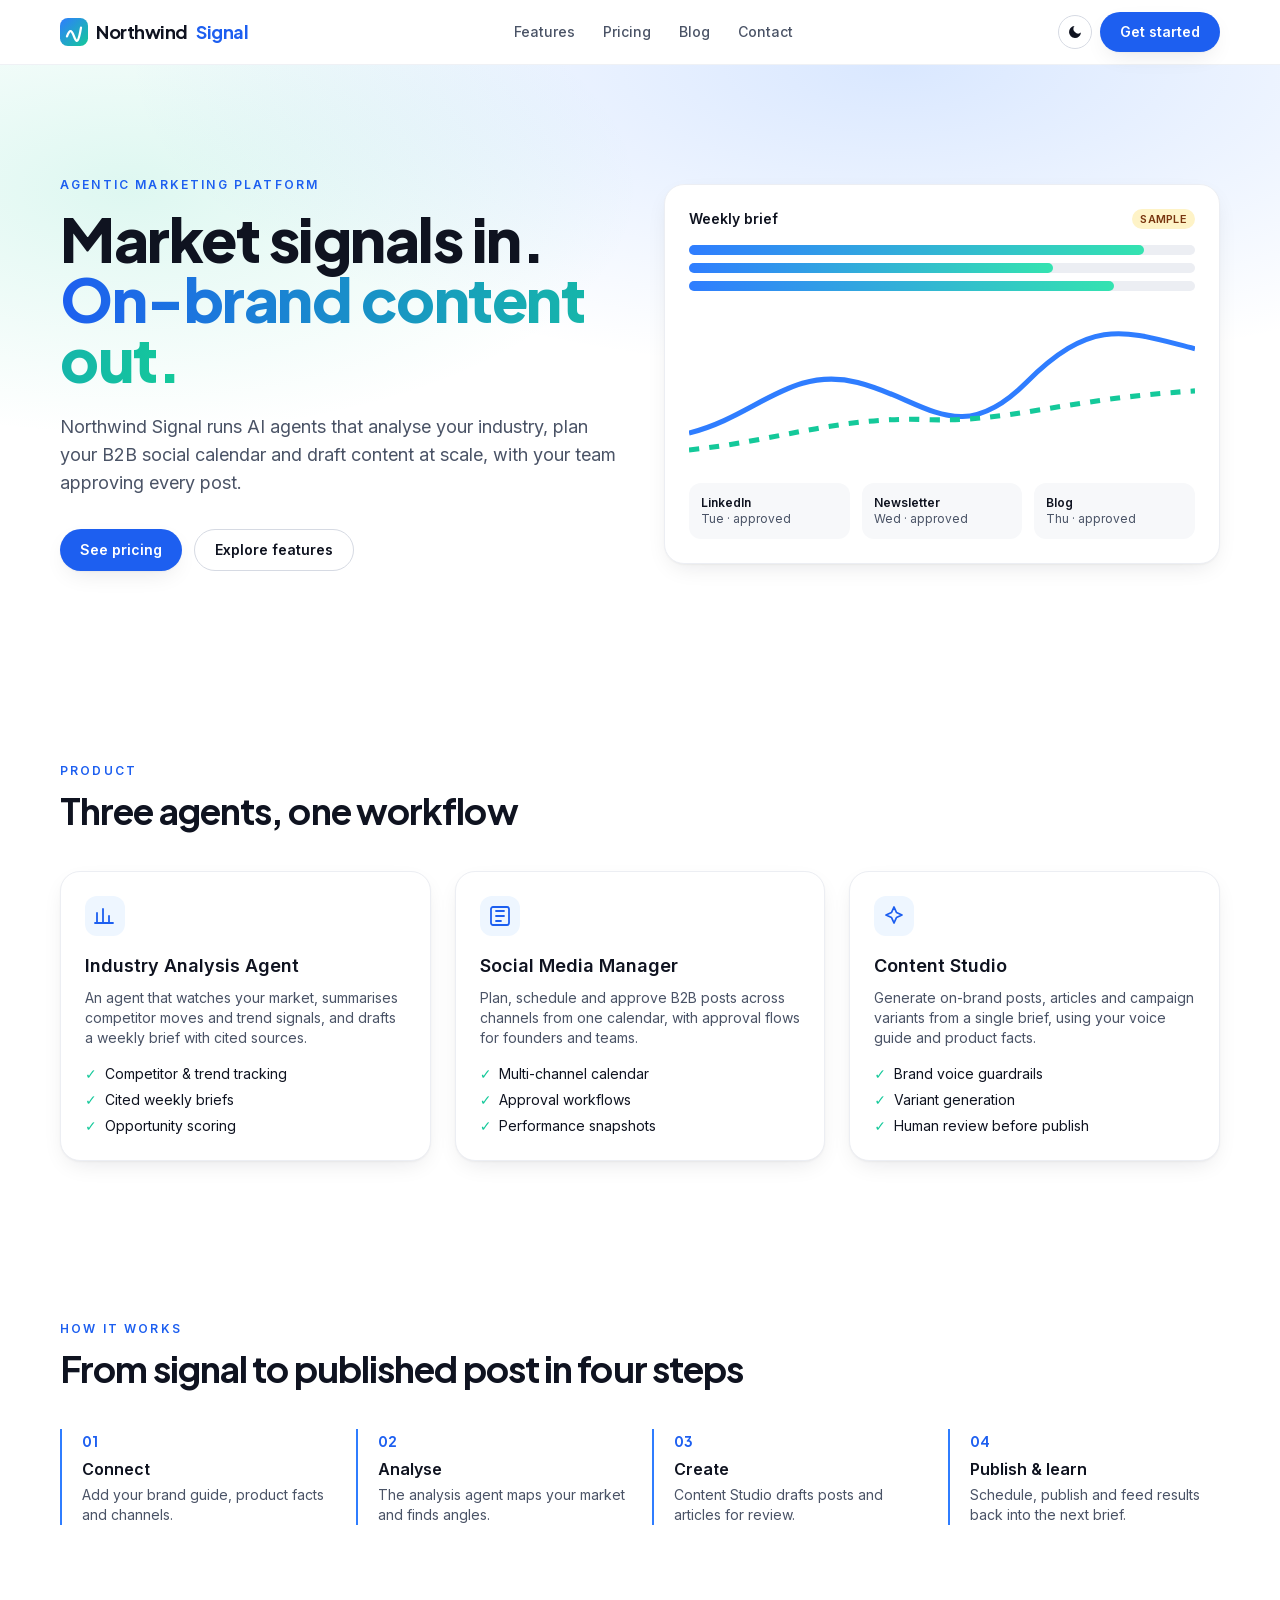
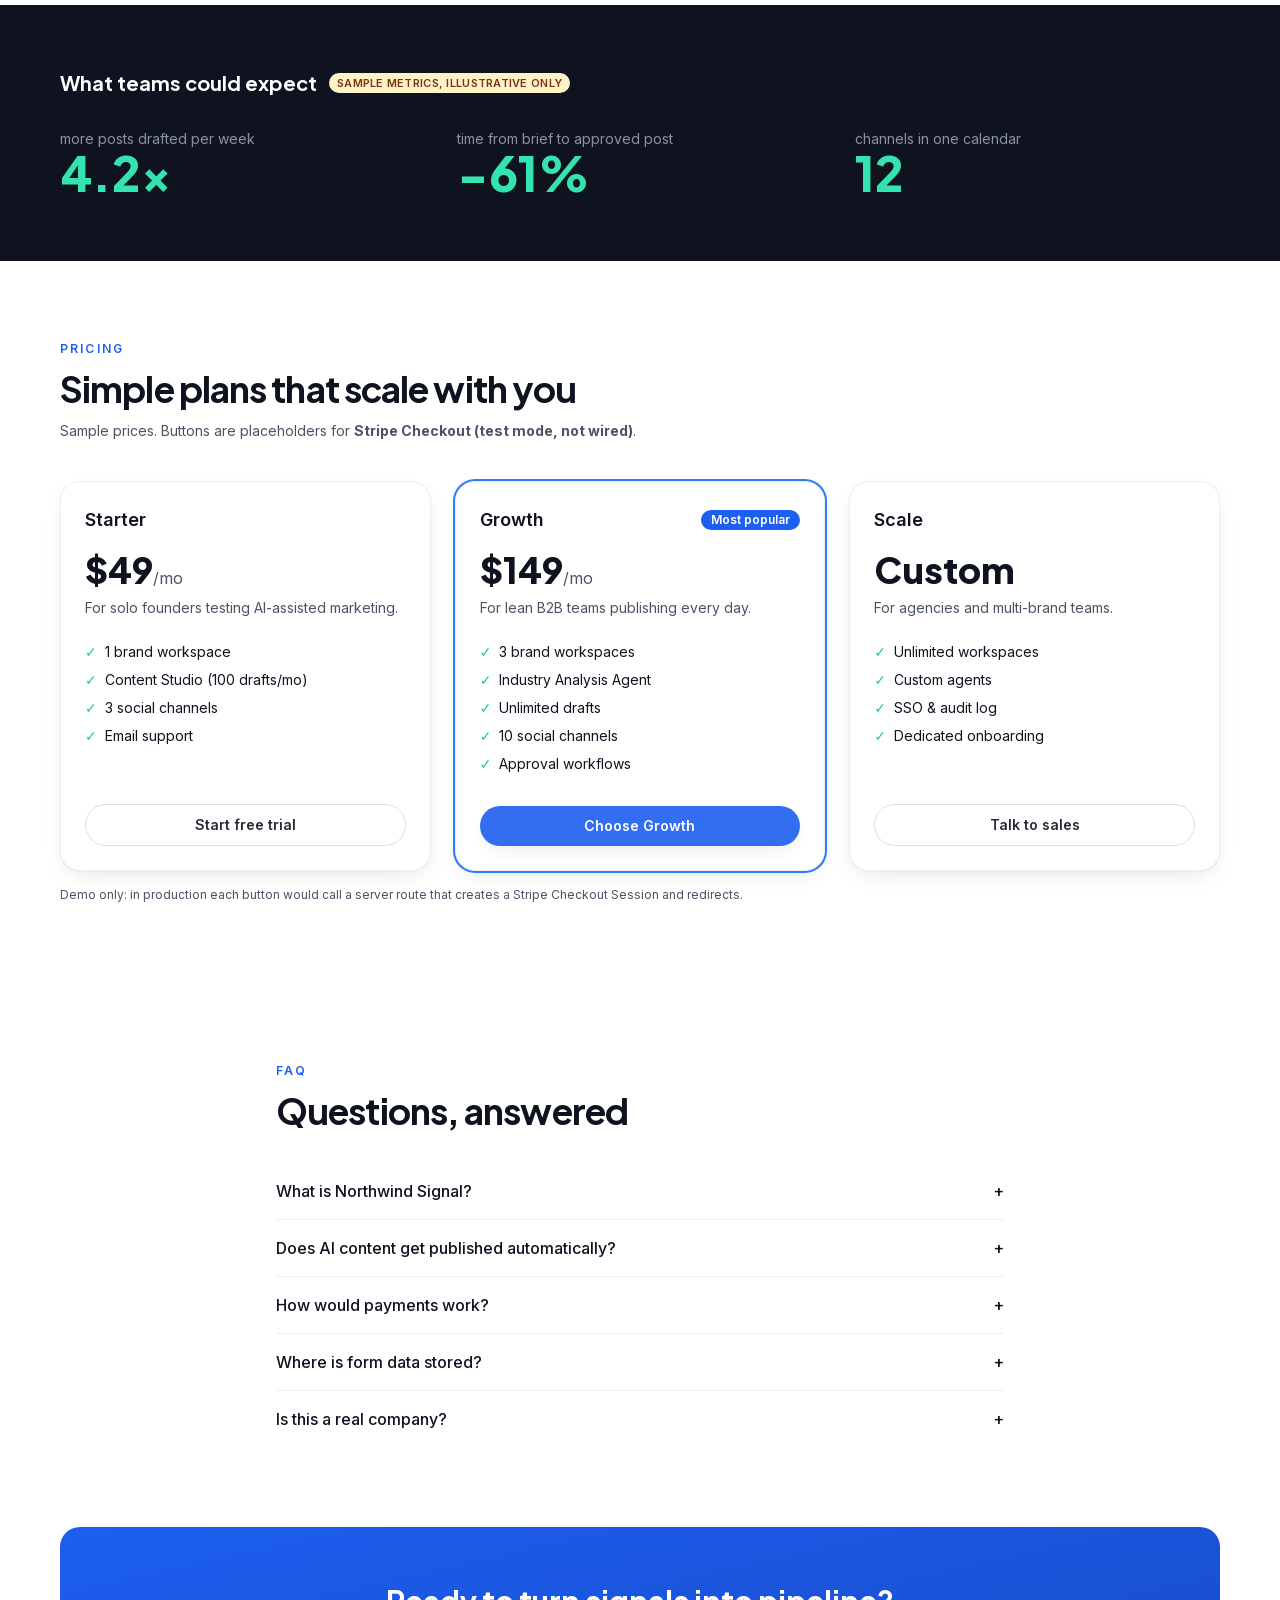
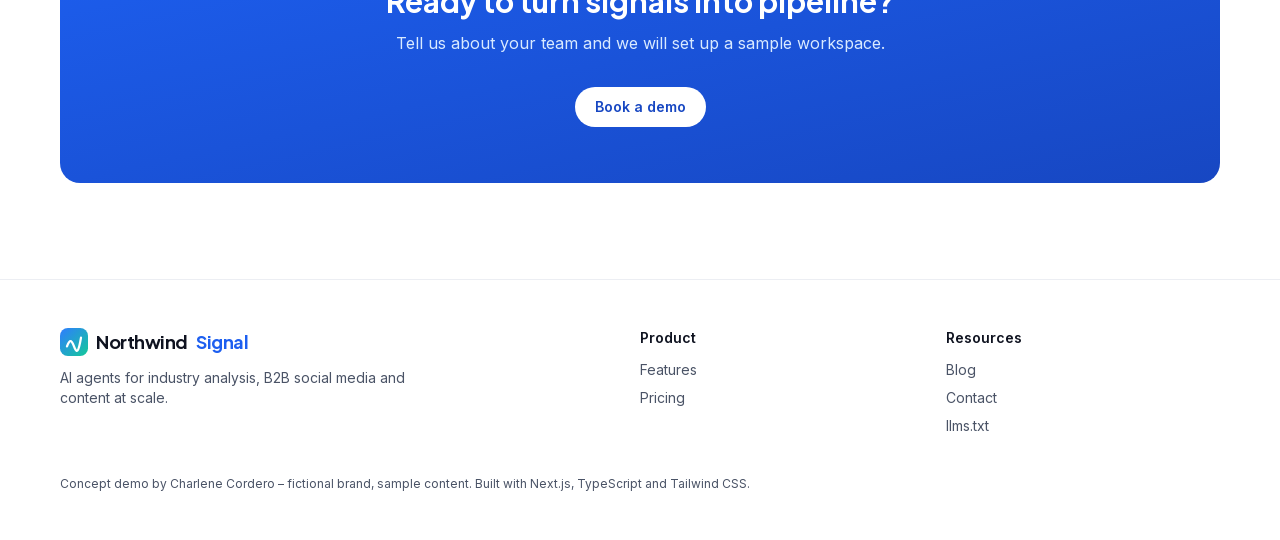
<file: index.html>
<!DOCTYPE html><!--hwxUHbeWCiy0GC_upa6aJ--><html lang="en" class="__variable_d8ebd1 __variable_4b2068"><head><meta charSet="utf-8"/><meta name="viewport" content="width=device-width, initial-scale=1"/><link rel="preload" href="/_next/static/media/636a5ac981f94f8b-s.p.woff2" as="font" crossorigin="" type="font/woff2"/><link rel="preload" href="/_next/static/media/e4af272ccee01ff0-s.p.woff2" as="font" crossorigin="" type="font/woff2"/><link rel="stylesheet" href="/_next/static/css/245930dc6baac23c.css" data-precedence="next"/><link rel="preload" as="script" fetchPriority="low" href="/_next/static/chunks/webpack-8cf23d0625620f27.js"/><script src="/_next/static/chunks/4bd1b696-c023c6e3521b1417.js" async=""></script><script src="/_next/static/chunks/255-a7ba4d37dca2f1fa.js" async=""></script><script src="/_next/static/chunks/main-app-a3f47698c157e9fd.js" async=""></script><script src="/_next/static/chunks/619-ba102abea3e3d0e4.js" async=""></script><script src="/_next/static/chunks/app/page-9ec87a05d8a4d06b.js" async=""></script><script src="/_next/static/chunks/app/layout-b99ebed93abadaa8.js" async=""></script><meta name="next-size-adjust" content=""/><meta name="theme-color" media="(prefers-color-scheme: light)" content="#ffffff"/><meta name="theme-color" media="(prefers-color-scheme: dark)" content="#080a12"/><title>Northwind Signal | AI agents for B2B marketing</title><meta name="description" content="Northwind Signal is a fictional AI marketing platform: agents for industry analysis, B2B social media management and on-brand content generation at scale."/><meta name="application-name" content="Northwind Signal"/><meta name="author" content="Charlene Cordero"/><meta name="robots" content="index, follow"/><link rel="canonical" href="https://chai-nextjs-demo.pages.dev/"/><meta property="og:title" content="Northwind Signal"/><meta property="og:description" content="Northwind Signal is a fictional AI marketing platform: agents for industry analysis, B2B social media management and on-brand content generation at scale."/><meta property="og:url" content="https://chai-nextjs-demo.pages.dev/"/><meta property="og:site_name" content="Northwind Signal"/><meta property="og:image" content="https://chai-nextjs-demo.pages.dev/og.svg"/><meta property="og:image:width" content="1200"/><meta property="og:image:height" content="630"/><meta property="og:image:alt" content="Northwind Signal concept demo"/><meta property="og:type" content="website"/><meta name="twitter:card" content="summary_large_image"/><meta name="twitter:title" content="Northwind Signal"/><meta name="twitter:description" content="Northwind Signal is a fictional AI marketing platform: agents for industry analysis, B2B social media management and on-brand content generation at scale."/><meta name="twitter:image" content="https://chai-nextjs-demo.pages.dev/og.svg"/><meta name="twitter:image:width" content="1200"/><meta name="twitter:image:height" content="630"/><meta name="twitter:image:alt" content="Northwind Signal concept demo"/><link rel="icon" href="/favicon.svg"/><script>try{var t=localStorage.getItem('theme');if(t==='dark'||(!t&&matchMedia('(prefers-color-scheme: dark)').matches))document.documentElement.classList.add('dark')}catch(e){}</script><script src="/_next/static/chunks/polyfills-42372ed130431b0a.js" noModule=""></script></head><body class="font-sans"><div hidden=""><!--$--><!--/$--></div><script type="application/ld+json">{"@context":"https://schema.org","@type":"Organization","name":"Northwind Signal","url":"https://chai-nextjs-demo.pages.dev","logo":"https://chai-nextjs-demo.pages.dev/favicon.svg","description":"Northwind Signal is a fictional AI marketing platform: agents for industry analysis, B2B social media management and on-brand content generation at scale."}</script><header class="sticky top-0 z-40 border-b border-ink-100/80 bg-white/80 backdrop-blur dark:border-ink-800/80 dark:bg-ink-950/80"><a href="#main" class="sr-only focus:not-sr-only focus:absolute focus:left-4 focus:top-3 focus:z-50 btn-primary">Skip to content</a><div class="container flex h-16 items-center justify-between gap-4"><a aria-label="Northwind Signal home" href="/"><span class="flex items-center gap-2 font-display text-lg font-bold tracking-tight"><svg width="28" height="28" viewBox="0 0 32 32" aria-hidden="true"><defs><linearGradient id="lg" x1="0" y1="0" x2="1" y2="1"><stop offset="0" stop-color="#2f7dff"></stop><stop offset="1" stop-color="#14c99a"></stop></linearGradient></defs><rect width="32" height="32" rx="9" fill="url(#lg)"></rect><path d="M8 21c3-8 5-8 8 0s5 8 8-10" stroke="#fff" stroke-width="2.6" fill="none" stroke-linecap="round"></path></svg>Northwind<span class="text-brand-600 dark:text-brand-300">Signal</span></span></a><nav aria-label="Main" class="hidden md:block"><ul class="flex gap-7 text-sm font-medium"><li><a class="muted hover:text-ink-900 dark:hover:text-white" href="/features/">Features</a></li><li><a class="muted hover:text-ink-900 dark:hover:text-white" href="/pricing/">Pricing</a></li><li><a class="muted hover:text-ink-900 dark:hover:text-white" href="/blog/">Blog</a></li><li><a class="muted hover:text-ink-900 dark:hover:text-white" href="/contact/">Contact</a></li></ul></nav><div class="flex items-center gap-2"><button type="button" aria-label="Toggle dark mode" class="rounded-full border border-ink-200 p-2 hover:bg-ink-50 dark:border-ink-800 dark:hover:bg-ink-900"><svg class="h-4 w-4 dark:hidden" viewBox="0 0 24 24" fill="currentColor" aria-hidden="true"><path d="M21 12.8A9 9 0 1111.2 3a7 7 0 009.8 9.8z"></path></svg><svg class="hidden h-4 w-4 dark:block" viewBox="0 0 24 24" fill="none" stroke="currentColor" stroke-width="2" aria-hidden="true"><circle cx="12" cy="12" r="4"></circle><path d="M12 2v2M12 20v2M4.9 4.9l1.4 1.4M17.7 17.7l1.4 1.4M2 12h2M20 12h2M4.9 19.1l1.4-1.4M17.7 6.3l1.4-1.4"></path></svg></button><a class="btn-primary hidden sm:inline-flex" href="/pricing/">Get started</a></div></div><nav aria-label="Mobile" class="border-t border-ink-100 md:hidden dark:border-ink-800"><ul class="container flex justify-between py-2 text-sm font-medium"><li><a class="muted px-1 py-2 inline-block" href="/features/">Features</a></li><li><a class="muted px-1 py-2 inline-block" href="/pricing/">Pricing</a></li><li><a class="muted px-1 py-2 inline-block" href="/blog/">Blog</a></li><li><a class="muted px-1 py-2 inline-block" href="/contact/">Contact</a></li></ul></nav></header><main id="main"><script type="application/ld+json">{"@context":"https://schema.org","@type":"SoftwareApplication","name":"Northwind Signal","applicationCategory":"BusinessApplication","operatingSystem":"Web","description":"Northwind Signal is a fictional AI marketing platform: agents for industry analysis, B2B social media management and on-brand content generation at scale.","url":"https://chai-nextjs-demo.pages.dev","offers":[{"@type":"Offer","name":"Starter","price":"49","priceCurrency":"USD"},{"@type":"Offer","name":"Growth","price":"149","priceCurrency":"USD"}]}</script><script type="application/ld+json">{"@context":"https://schema.org","@type":"FAQPage","mainEntity":[{"@type":"Question","name":"What is Northwind Signal?","acceptedAnswer":{"@type":"Answer","text":"Northwind Signal is a fictional AI marketing platform used in this concept demo. It combines an industry analysis agent, a B2B social media manager and an AI content studio."}},{"@type":"Question","name":"Does AI content get published automatically?","acceptedAnswer":{"@type":"Answer","text":"No. In this concept every draft goes through human review and approval before it is scheduled or published."}},{"@type":"Question","name":"How would payments work?","acceptedAnswer":{"@type":"Answer","text":"Pricing buttons are placeholders. In production they would open Stripe Checkout sessions created by a server route; in this static demo Stripe is not connected."}},{"@type":"Question","name":"Where is form data stored?","acceptedAnswer":{"@type":"Answer","text":"The contact form validates in the browser. The README documents how a server action would insert submissions into a Supabase Postgres table with row-level security."}},{"@type":"Question","name":"Is this a real company?","acceptedAnswer":{"@type":"Answer","text":"No. Brand, pricing, metrics and blog posts are sample content created for a portfolio demo by Charlene Cordero."}}]}</script><section class="relative overflow-hidden"><div aria-hidden="true" class="pointer-events-none absolute inset-0 -z-10 bg-[radial-gradient(60%_50%_at_70%_0%,rgba(47,125,255,.18),transparent),radial-gradient(40%_40%_at_10%_20%,rgba(20,201,154,.14),transparent)]"></div><div class="container grid items-center gap-12 py-20 lg:grid-cols-2 lg:py-28"><div><p class="eyebrow">Agentic marketing platform</p><h1 class="mt-4 font-display text-4xl font-extrabold tracking-tight sm:text-6xl">Market signals in.<br/><span class="bg-gradient-to-r from-brand-600 to-accent-500 bg-clip-text text-transparent">On-brand content out.</span></h1><p class="muted mt-6 max-w-xl text-lg">Northwind Signal runs AI agents that analyse your industry, plan your B2B social calendar and draft content at scale, with your team approving every post.</p><div class="mt-8 flex flex-wrap gap-3"><a class="btn-primary" href="/pricing/">See pricing</a><a class="btn-ghost" href="/features/">Explore features</a></div></div><div class="card relative animate-rise [animation-delay:.15s]" role="img" aria-label="Illustration of a dashboard showing a weekly industry brief and scheduled posts"><div class="flex items-center justify-between"><span class="text-sm font-semibold">Weekly brief</span><span class="sample">Sample</span></div><div class="mt-4 space-y-2"><div class="h-2.5 rounded-full bg-ink-100 dark:bg-ink-800"><div class="h-full rounded-full bg-gradient-to-r from-brand-500 to-accent-400" style="width:90%"></div></div><div class="h-2.5 rounded-full bg-ink-100 dark:bg-ink-800"><div class="h-full rounded-full bg-gradient-to-r from-brand-500 to-accent-400" style="width:72%"></div></div><div class="h-2.5 rounded-full bg-ink-100 dark:bg-ink-800"><div class="h-full rounded-full bg-gradient-to-r from-brand-500 to-accent-400" style="width:84%"></div></div></div><svg viewBox="0 0 300 90" class="mt-6 w-full" aria-hidden="true"><path d="M0 70 C40 60 60 30 100 40 S160 80 200 40 260 10 300 20" fill="none" stroke="#2f7dff" stroke-width="3"></path><path d="M0 80 C50 75 90 60 140 62 S220 50 300 45" fill="none" stroke="#14c99a" stroke-width="3" stroke-dasharray="6 6"></path></svg><ul class="mt-4 grid grid-cols-3 gap-3 text-xs"><li class="rounded-xl bg-ink-50 p-3 dark:bg-ink-800"><span class="block font-semibold">LinkedIn</span><span class="muted">Tue<!-- --> · approved</span></li><li class="rounded-xl bg-ink-50 p-3 dark:bg-ink-800"><span class="block font-semibold">Newsletter</span><span class="muted">Wed<!-- --> · approved</span></li><li class="rounded-xl bg-ink-50 p-3 dark:bg-ink-800"><span class="block font-semibold">Blog</span><span class="muted">Thu<!-- --> · approved</span></li></ul></div></div></section><section class="container py-20" aria-labelledby="pillars-h"><p class="eyebrow">Product</p><h2 id="pillars-h" class="h2 mt-3">Three agents, one workflow</h2><div class="mt-10 grid gap-6 md:grid-cols-3"><article id="analysis" class="card transition hover:-translate-y-1"><svg class="h-10 w-10 rounded-xl bg-brand-50 p-2 text-brand-600 dark:bg-brand-600/15 dark:text-brand-300" viewBox="0 0 24 24" fill="none" stroke="currentColor" stroke-width="1.8" stroke-linecap="round" stroke-linejoin="round" aria-hidden="true"><path d="M4 19V9m6 10V5m6 14v-7m4 7H2"></path></svg><h3 class="mt-4 text-lg font-semibold">Industry Analysis Agent</h3><p class="muted mt-2 text-sm">An agent that watches your market, summarises competitor moves and trend signals, and drafts a weekly brief with cited sources.</p><ul class="mt-4 space-y-1.5 text-sm"><li class="flex gap-2"><span class="text-accent-500" aria-hidden="true">✓</span>Competitor &amp; trend tracking</li><li class="flex gap-2"><span class="text-accent-500" aria-hidden="true">✓</span>Cited weekly briefs</li><li class="flex gap-2"><span class="text-accent-500" aria-hidden="true">✓</span>Opportunity scoring</li></ul></article><article id="social" class="card transition hover:-translate-y-1"><svg class="h-10 w-10 rounded-xl bg-brand-50 p-2 text-brand-600 dark:bg-brand-600/15 dark:text-brand-300" viewBox="0 0 24 24" fill="none" stroke="currentColor" stroke-width="1.8" stroke-linecap="round" stroke-linejoin="round" aria-hidden="true"><path d="M8 7h8M8 12h8M8 17h5M5 3h14a2 2 0 012 2v14a2 2 0 01-2 2H5a2 2 0 01-2-2V5a2 2 0 012-2z"></path></svg><h3 class="mt-4 text-lg font-semibold">Social Media Manager</h3><p class="muted mt-2 text-sm">Plan, schedule and approve B2B posts across channels from one calendar, with approval flows for founders and teams.</p><ul class="mt-4 space-y-1.5 text-sm"><li class="flex gap-2"><span class="text-accent-500" aria-hidden="true">✓</span>Multi-channel calendar</li><li class="flex gap-2"><span class="text-accent-500" aria-hidden="true">✓</span>Approval workflows</li><li class="flex gap-2"><span class="text-accent-500" aria-hidden="true">✓</span>Performance snapshots</li></ul></article><article id="content" class="card transition hover:-translate-y-1"><svg class="h-10 w-10 rounded-xl bg-brand-50 p-2 text-brand-600 dark:bg-brand-600/15 dark:text-brand-300" viewBox="0 0 24 24" fill="none" stroke="currentColor" stroke-width="1.8" stroke-linecap="round" stroke-linejoin="round" aria-hidden="true"><path d="M12 3l2.5 5.5L20 11l-5.5 2.5L12 19l-2.5-5.5L4 11l5.5-2.5z"></path></svg><h3 class="mt-4 text-lg font-semibold">Content Studio</h3><p class="muted mt-2 text-sm">Generate on-brand posts, articles and campaign variants from a single brief, using your voice guide and product facts.</p><ul class="mt-4 space-y-1.5 text-sm"><li class="flex gap-2"><span class="text-accent-500" aria-hidden="true">✓</span>Brand voice guardrails</li><li class="flex gap-2"><span class="text-accent-500" aria-hidden="true">✓</span>Variant generation</li><li class="flex gap-2"><span class="text-accent-500" aria-hidden="true">✓</span>Human review before publish</li></ul></article></div></section><section class="container py-20" aria-labelledby="how-h"><p class="eyebrow">How it works</p><h2 id="how-h" class="h2 mt-3">From signal to published post in four steps</h2><ol class="mt-10 grid gap-6 sm:grid-cols-2 lg:grid-cols-4"><li class="border-l-2 border-brand-500 pl-5"><span class="font-display text-sm font-bold text-brand-600 dark:text-brand-300">01</span><h3 class="mt-1 font-semibold">Connect</h3><p class="muted mt-1 text-sm">Add your brand guide, product facts and channels.</p></li><li class="border-l-2 border-brand-500 pl-5"><span class="font-display text-sm font-bold text-brand-600 dark:text-brand-300">02</span><h3 class="mt-1 font-semibold">Analyse</h3><p class="muted mt-1 text-sm">The analysis agent maps your market and finds angles.</p></li><li class="border-l-2 border-brand-500 pl-5"><span class="font-display text-sm font-bold text-brand-600 dark:text-brand-300">03</span><h3 class="mt-1 font-semibold">Create</h3><p class="muted mt-1 text-sm">Content Studio drafts posts and articles for review.</p></li><li class="border-l-2 border-brand-500 pl-5"><span class="font-display text-sm font-bold text-brand-600 dark:text-brand-300">04</span><h3 class="mt-1 font-semibold">Publish &amp; learn</h3><p class="muted mt-1 text-sm">Schedule, publish and feed results back into the next brief.</p></li></ol></section><section aria-labelledby="metrics-h" class="bg-ink-900 py-16 text-white dark:bg-ink-900"><div class="container"><div class="flex items-center gap-3"><h2 id="metrics-h" class="font-display text-xl font-bold">What teams could expect</h2><span class="sample">Sample metrics, illustrative only</span></div><dl class="mt-8 grid gap-8 sm:grid-cols-3"><div><dt class="text-sm text-ink-400">more posts drafted per week</dt><dd class="font-display text-5xl font-extrabold text-accent-400">4.2×</dd></div><div><dt class="text-sm text-ink-400">time from brief to approved post</dt><dd class="font-display text-5xl font-extrabold text-accent-400">−61%</dd></div><div><dt class="text-sm text-ink-400">channels in one calendar</dt><dd class="font-display text-5xl font-extrabold text-accent-400">12</dd></div></dl></div></section><section class="container py-20" aria-labelledby="pricing-h"><p class="eyebrow">Pricing</p><h2 id="pricing-h" class="h2 mt-3">Simple plans that scale with you</h2><p class="muted mt-3 text-sm">Sample prices. Buttons are placeholders for <strong>Stripe Checkout (test mode, not wired)</strong>.</p><div class="mt-10 grid gap-6 lg:grid-cols-3"><article class="card flex flex-col "><div class="flex items-center justify-between"><h3 class="text-lg font-semibold">Starter</h3></div><p class="mt-4"><span class="font-display text-4xl font-extrabold">$49</span><span class="muted">/mo</span></p><p class="muted mt-2 text-sm">For solo founders testing AI-assisted marketing.</p><ul class="mt-6 flex-1 space-y-2 text-sm"><li class="flex gap-2"><span class="text-accent-500" aria-hidden="true">✓</span>1 brand workspace</li><li class="flex gap-2"><span class="text-accent-500" aria-hidden="true">✓</span>Content Studio (100 drafts/mo)</li><li class="flex gap-2"><span class="text-accent-500" aria-hidden="true">✓</span>3 social channels</li><li class="flex gap-2"><span class="text-accent-500" aria-hidden="true">✓</span>Email support</li></ul><button type="button" disabled="" aria-describedby="stripe-note" class="btn-ghost mt-8 w-full cursor-not-allowed opacity-90">Start free trial</button></article><article class="card flex flex-col ring-2 ring-brand-500"><div class="flex items-center justify-between"><h3 class="text-lg font-semibold">Growth</h3><span class="rounded-full bg-brand-600 px-2.5 py-0.5 text-xs font-semibold text-white">Most popular</span></div><p class="mt-4"><span class="font-display text-4xl font-extrabold">$149</span><span class="muted">/mo</span></p><p class="muted mt-2 text-sm">For lean B2B teams publishing every day.</p><ul class="mt-6 flex-1 space-y-2 text-sm"><li class="flex gap-2"><span class="text-accent-500" aria-hidden="true">✓</span>3 brand workspaces</li><li class="flex gap-2"><span class="text-accent-500" aria-hidden="true">✓</span>Industry Analysis Agent</li><li class="flex gap-2"><span class="text-accent-500" aria-hidden="true">✓</span>Unlimited drafts</li><li class="flex gap-2"><span class="text-accent-500" aria-hidden="true">✓</span>10 social channels</li><li class="flex gap-2"><span class="text-accent-500" aria-hidden="true">✓</span>Approval workflows</li></ul><button type="button" disabled="" aria-describedby="stripe-note" class="btn-primary mt-8 w-full cursor-not-allowed opacity-90">Choose Growth</button></article><article class="card flex flex-col "><div class="flex items-center justify-between"><h3 class="text-lg font-semibold">Scale</h3></div><p class="mt-4"><span class="font-display text-4xl font-extrabold">Custom</span><span class="muted"></span></p><p class="muted mt-2 text-sm">For agencies and multi-brand teams.</p><ul class="mt-6 flex-1 space-y-2 text-sm"><li class="flex gap-2"><span class="text-accent-500" aria-hidden="true">✓</span>Unlimited workspaces</li><li class="flex gap-2"><span class="text-accent-500" aria-hidden="true">✓</span>Custom agents</li><li class="flex gap-2"><span class="text-accent-500" aria-hidden="true">✓</span>SSO &amp; audit log</li><li class="flex gap-2"><span class="text-accent-500" aria-hidden="true">✓</span>Dedicated onboarding</li></ul><button type="button" disabled="" aria-describedby="stripe-note" class="btn-ghost mt-8 w-full cursor-not-allowed opacity-90">Talk to sales</button></article></div><p id="stripe-note" class="muted mt-4 text-xs">Demo only: in production each button would call a server route that creates a Stripe Checkout Session and redirects.</p></section><section class="container max-w-3xl py-20" aria-labelledby="faq-h"><p class="eyebrow">FAQ</p><h2 id="faq-h" class="h2 mt-3">Questions, answered</h2><div class="mt-8 divide-y divide-ink-100 dark:divide-ink-800"><details class="group py-4"><summary class="flex cursor-pointer list-none items-center justify-between font-medium">What is Northwind Signal?<span class="ml-4 transition group-open:rotate-45" aria-hidden="true">+</span></summary><p class="muted mt-3 text-sm">Northwind Signal is a fictional AI marketing platform used in this concept demo. It combines an industry analysis agent, a B2B social media manager and an AI content studio.</p></details><details class="group py-4"><summary class="flex cursor-pointer list-none items-center justify-between font-medium">Does AI content get published automatically?<span class="ml-4 transition group-open:rotate-45" aria-hidden="true">+</span></summary><p class="muted mt-3 text-sm">No. In this concept every draft goes through human review and approval before it is scheduled or published.</p></details><details class="group py-4"><summary class="flex cursor-pointer list-none items-center justify-between font-medium">How would payments work?<span class="ml-4 transition group-open:rotate-45" aria-hidden="true">+</span></summary><p class="muted mt-3 text-sm">Pricing buttons are placeholders. In production they would open Stripe Checkout sessions created by a server route; in this static demo Stripe is not connected.</p></details><details class="group py-4"><summary class="flex cursor-pointer list-none items-center justify-between font-medium">Where is form data stored?<span class="ml-4 transition group-open:rotate-45" aria-hidden="true">+</span></summary><p class="muted mt-3 text-sm">The contact form validates in the browser. The README documents how a server action would insert submissions into a Supabase Postgres table with row-level security.</p></details><details class="group py-4"><summary class="flex cursor-pointer list-none items-center justify-between font-medium">Is this a real company?<span class="ml-4 transition group-open:rotate-45" aria-hidden="true">+</span></summary><p class="muted mt-3 text-sm">No. Brand, pricing, metrics and blog posts are sample content created for a portfolio demo by Charlene Cordero.</p></details></div></section><section class="container"><div class="rounded-card bg-gradient-to-br from-brand-600 to-brand-700 px-8 py-14 text-center text-white"><h2 class="font-display text-3xl font-bold">Ready to turn signals into pipeline?</h2><p class="mx-auto mt-3 max-w-xl text-brand-100">Tell us about your team and we will set up a sample workspace.</p><a class="btn mt-8 bg-white text-brand-700 hover:bg-brand-50" href="/contact/">Book a demo</a></div></section><!--$--><!--/$--></main><footer class="mt-24 border-t border-ink-100 py-12 dark:border-ink-800"><div class="container grid gap-8 sm:grid-cols-[2fr_1fr_1fr]"><div><span class="flex items-center gap-2 font-display text-lg font-bold tracking-tight"><svg width="28" height="28" viewBox="0 0 32 32" aria-hidden="true"><defs><linearGradient id="lg" x1="0" y1="0" x2="1" y2="1"><stop offset="0" stop-color="#2f7dff"></stop><stop offset="1" stop-color="#14c99a"></stop></linearGradient></defs><rect width="32" height="32" rx="9" fill="url(#lg)"></rect><path d="M8 21c3-8 5-8 8 0s5 8 8-10" stroke="#fff" stroke-width="2.6" fill="none" stroke-linecap="round"></path></svg>Northwind<span class="text-brand-600 dark:text-brand-300">Signal</span></span><p class="muted mt-3 max-w-sm text-sm">AI agents for industry analysis, B2B social media and content at scale.</p></div><nav aria-label="Product"><h2 class="text-sm font-semibold">Product</h2><ul class="muted mt-3 space-y-2 text-sm"><li><a href="/features/">Features</a></li><li><a href="/pricing/">Pricing</a></li></ul></nav><nav aria-label="Company"><h2 class="text-sm font-semibold">Resources</h2><ul class="muted mt-3 space-y-2 text-sm"><li><a href="/blog/">Blog</a></li><li><a href="/contact/">Contact</a></li><li><a href="/llms.txt">llms.txt</a></li></ul></nav></div><p class="container mt-10 text-xs muted">Concept demo by Charlene Cordero – fictional brand, sample content. Built with Next.js, TypeScript and Tailwind CSS.</p></footer><script src="/_next/static/chunks/webpack-8cf23d0625620f27.js" id="_R_" async=""></script><script>(self.__next_f=self.__next_f||[]).push([0])</script><script>self.__next_f.push([1,"1:\"$Sreact.fragment\"\n2:I[2619,[\"619\",\"static/chunks/619-ba102abea3e3d0e4.js\",\"974\",\"static/chunks/app/page-9ec87a05d8a4d06b.js\"],\"\"]\n3:I[6621,[\"619\",\"static/chunks/619-ba102abea3e3d0e4.js\",\"177\",\"static/chunks/app/layout-b99ebed93abadaa8.js\"],\"default\"]\n4:I[9766,[],\"\"]\n5:I[8924,[],\"\"]\na:I[7150,[],\"\"]\n:HL[\"/_next/static/media/636a5ac981f94f8b-s.p.woff2\",\"font\",{\"crossOrigin\":\"\",\"type\":\"font/woff2\"}]\n:HL[\"/_next/static/media/e4af272ccee01ff0-s.p.woff2\",\"font\",{\"crossOrigin\":\"\",\"type\":\"font/woff2\"}]\n:HL[\"/_next/static/css/245930dc6baac23c.css\",\"style\"]\n"])</script><script>self.__next_f.push([1,"0:{\"P\":null,\"b\":\"hwxUHbeWCiy0GC_upa6aJ\",\"p\":\"\",\"c\":[\"\",\"\"],\"i\":false,\"f\":[[[\"\",{\"children\":[\"__PAGE__\",{}]},\"$undefined\",\"$undefined\",true],[\"\",[\"$\",\"$1\",\"c\",{\"children\":[[[\"$\",\"link\",\"0\",{\"rel\":\"stylesheet\",\"href\":\"/_next/static/css/245930dc6baac23c.css\",\"precedence\":\"next\",\"crossOrigin\":\"$undefined\",\"nonce\":\"$undefined\"}]],[\"$\",\"html\",null,{\"lang\":\"en\",\"className\":\"__variable_d8ebd1 __variable_4b2068\",\"suppressHydrationWarning\":true,\"children\":[[\"$\",\"head\",null,{\"children\":[\"$\",\"script\",null,{\"dangerouslySetInnerHTML\":{\"__html\":\"try{var t=localStorage.getItem('theme');if(t==='dark'||(!t\u0026\u0026matchMedia('(prefers-color-scheme: dark)').matches))document.documentElement.classList.add('dark')}catch(e){}\"}}]}],[\"$\",\"body\",null,{\"className\":\"font-sans\",\"children\":[[\"$\",\"script\",null,{\"type\":\"application/ld+json\",\"dangerouslySetInnerHTML\":{\"__html\":\"{\\\"@context\\\":\\\"https://schema.org\\\",\\\"@type\\\":\\\"Organization\\\",\\\"name\\\":\\\"Northwind Signal\\\",\\\"url\\\":\\\"https://chai-nextjs-demo.pages.dev\\\",\\\"logo\\\":\\\"https://chai-nextjs-demo.pages.dev/favicon.svg\\\",\\\"description\\\":\\\"Northwind Signal is a fictional AI marketing platform: agents for industry analysis, B2B social media management and on-brand content generation at scale.\\\"}\"}}],[\"$\",\"header\",null,{\"className\":\"sticky top-0 z-40 border-b border-ink-100/80 bg-white/80 backdrop-blur dark:border-ink-800/80 dark:bg-ink-950/80\",\"children\":[[\"$\",\"a\",null,{\"href\":\"#main\",\"className\":\"sr-only focus:not-sr-only focus:absolute focus:left-4 focus:top-3 focus:z-50 btn-primary\",\"children\":\"Skip to content\"}],[\"$\",\"div\",null,{\"className\":\"container flex h-16 items-center justify-between gap-4\",\"children\":[[\"$\",\"$L2\",null,{\"href\":\"/\",\"aria-label\":\"Northwind Signal home\",\"children\":[\"$\",\"span\",null,{\"className\":\"flex items-center gap-2 font-display text-lg font-bold tracking-tight\",\"children\":[[\"$\",\"svg\",null,{\"width\":\"28\",\"height\":\"28\",\"viewBox\":\"0 0 32 32\",\"aria-hidden\":\"true\",\"children\":[[\"$\",\"defs\",null,{\"children\":[\"$\",\"linearGradient\",null,{\"id\":\"lg\",\"x1\":\"0\",\"y1\":\"0\",\"x2\":\"1\",\"y2\":\"1\",\"children\":[[\"$\",\"stop\",null,{\"offset\":\"0\",\"stopColor\":\"#2f7dff\"}],[\"$\",\"stop\",null,{\"offset\":\"1\",\"stopColor\":\"#14c99a\"}]]}]}],[\"$\",\"rect\",null,{\"width\":\"32\",\"height\":\"32\",\"rx\":\"9\",\"fill\":\"url(#lg)\"}],[\"$\",\"path\",null,{\"d\":\"M8 21c3-8 5-8 8 0s5 8 8-10\",\"stroke\":\"#fff\",\"strokeWidth\":\"2.6\",\"fill\":\"none\",\"strokeLinecap\":\"round\"}]]}],\"Northwind\",[\"$\",\"span\",null,{\"className\":\"text-brand-600 dark:text-brand-300\",\"children\":\"Signal\"}]]}]}],[\"$\",\"nav\",null,{\"aria-label\":\"Main\",\"className\":\"hidden md:block\",\"children\":[\"$\",\"ul\",null,{\"className\":\"flex gap-7 text-sm font-medium\",\"children\":[[\"$\",\"li\",\"/features/\",{\"children\":[\"$\",\"$L2\",null,{\"className\":\"muted hover:text-ink-900 dark:hover:text-white\",\"href\":\"/features/\",\"children\":\"Features\"}]}],[\"$\",\"li\",\"/pricing/\",{\"children\":[\"$\",\"$L2\",null,{\"className\":\"muted hover:text-ink-900 dark:hover:text-white\",\"href\":\"/pricing/\",\"children\":\"Pricing\"}]}],[\"$\",\"li\",\"/blog/\",{\"children\":[\"$\",\"$L2\",null,{\"className\":\"muted hover:text-ink-900 dark:hover:text-white\",\"href\":\"/blog/\",\"children\":\"Blog\"}]}],[\"$\",\"li\",\"/contact/\",{\"children\":[\"$\",\"$L2\",null,{\"className\":\"muted hover:text-ink-900 dark:hover:text-white\",\"href\":\"/contact/\",\"children\":\"Contact\"}]}]]}]}],[\"$\",\"div\",null,{\"className\":\"flex items-center gap-2\",\"children\":[[\"$\",\"$L3\",null,{}],[\"$\",\"$L2\",null,{\"href\":\"/pricing/\",\"className\":\"btn-primary hidden sm:inline-flex\",\"children\":\"Get started\"}]]}]]}],[\"$\",\"nav\",null,{\"aria-label\":\"Mobile\",\"className\":\"border-t border-ink-100 md:hidden dark:border-ink-800\",\"children\":[\"$\",\"ul\",null,{\"className\":\"container flex justify-between py-2 text-sm font-medium\",\"children\":[[\"$\",\"li\",\"/features/\",{\"children\":[\"$\",\"$L2\",null,{\"className\":\"muted px-1 py-2 inline-block\",\"href\":\"/features/\",\"children\":\"Features\"}]}],[\"$\",\"li\",\"/pricing/\",{\"children\":[\"$\",\"$L2\",null,{\"className\":\"muted px-1 py-2 inline-block\",\"href\":\"/pricing/\",\"children\":\"Pricing\"}]}],[\"$\",\"li\",\"/blog/\",{\"children\":[\"$\",\"$L2\",null,{\"className\":\"muted px-1 py-2 inline-block\",\"href\":\"/blog/\",\"children\":\"Blog\"}]}],[\"$\",\"li\",\"/contact/\",{\"children\":[\"$\",\"$L2\",null,{\"className\":\"muted px-1 py-2 inline-block\",\"href\":\"/contact/\",\"children\":\"Contact\"}]}]]}]}]]}],[\"$\",\"main\",null,{\"id\":\"main\",\"children\":[\"$\",\"$L4\",null,{\"parallelRouterKey\":\"children\",\"error\":\"$undefined\",\"errorStyles\":\"$undefined\",\"errorScripts\":\"$undefined\",\"template\":[\"$\",\"$L5\",null,{}],\"templateStyles\":\"$undefined\",\"templateScripts\":\"$undefined\",\"notFound\":[[[\"$\",\"title\",null,{\"children\":\"404: This page could not be found.\"}],\"$L6\"],[]],\"forbidden\":\"$undefined\",\"unauthorized\":\"$undefined\"}]}],\"$L7\"]}]]}]]}],{\"children\":[\"__PAGE__\",\"$L8\",{},null,false]},null,false],\"$L9\",false]],\"m\":\"$undefined\",\"G\":[\"$a\",[]],\"s\":false,\"S\":true}\n"])</script><script>self.__next_f.push([1,"18:I[4431,[],\"ViewportBoundary\"]\n1a:I[4431,[],\"MetadataBoundary\"]\n1b:\"$Sreact.suspense\"\n"])</script><script>self.__next_f.push([1,"6:[\"$\",\"div\",null,{\"style\":{\"fontFamily\":\"system-ui,\\\"Segoe UI\\\",Roboto,Helvetica,Arial,sans-serif,\\\"Apple Color Emoji\\\",\\\"Segoe UI Emoji\\\"\",\"height\":\"100vh\",\"textAlign\":\"center\",\"display\":\"flex\",\"flexDirection\":\"column\",\"alignItems\":\"center\",\"justifyContent\":\"center\"},\"children\":[\"$\",\"div\",null,{\"children\":[[\"$\",\"style\",null,{\"dangerouslySetInnerHTML\":{\"__html\":\"body{color:#000;background:#fff;margin:0}.next-error-h1{border-right:1px solid rgba(0,0,0,.3)}@media (prefers-color-scheme:dark){body{color:#fff;background:#000}.next-error-h1{border-right:1px solid rgba(255,255,255,.3)}}\"}}],[\"$\",\"h1\",null,{\"className\":\"next-error-h1\",\"style\":{\"display\":\"inline-block\",\"margin\":\"0 20px 0 0\",\"padding\":\"0 23px 0 0\",\"fontSize\":24,\"fontWeight\":500,\"verticalAlign\":\"top\",\"lineHeight\":\"49px\"},\"children\":404}],[\"$\",\"div\",null,{\"style\":{\"display\":\"inline-block\"},\"children\":[\"$\",\"h2\",null,{\"style\":{\"fontSize\":14,\"fontWeight\":400,\"lineHeight\":\"49px\",\"margin\":0},\"children\":\"This page could not be found.\"}]}]]}]}]\n"])</script><script>self.__next_f.push([1,"7:[\"$\",\"footer\",null,{\"className\":\"mt-24 border-t border-ink-100 py-12 dark:border-ink-800\",\"children\":[[\"$\",\"div\",null,{\"className\":\"container grid gap-8 sm:grid-cols-[2fr_1fr_1fr]\",\"children\":[[\"$\",\"div\",null,{\"children\":[[\"$\",\"span\",null,{\"className\":\"flex items-center gap-2 font-display text-lg font-bold tracking-tight\",\"children\":[[\"$\",\"svg\",null,{\"width\":\"28\",\"height\":\"28\",\"viewBox\":\"0 0 32 32\",\"aria-hidden\":\"true\",\"children\":[[\"$\",\"defs\",null,{\"children\":[\"$\",\"linearGradient\",null,{\"id\":\"lg\",\"x1\":\"0\",\"y1\":\"0\",\"x2\":\"1\",\"y2\":\"1\",\"children\":[[\"$\",\"stop\",null,{\"offset\":\"0\",\"stopColor\":\"#2f7dff\"}],[\"$\",\"stop\",null,{\"offset\":\"1\",\"stopColor\":\"#14c99a\"}]]}]}],[\"$\",\"rect\",null,{\"width\":\"32\",\"height\":\"32\",\"rx\":\"9\",\"fill\":\"url(#lg)\"}],[\"$\",\"path\",null,{\"d\":\"M8 21c3-8 5-8 8 0s5 8 8-10\",\"stroke\":\"#fff\",\"strokeWidth\":\"2.6\",\"fill\":\"none\",\"strokeLinecap\":\"round\"}]]}],\"Northwind\",[\"$\",\"span\",null,{\"className\":\"text-brand-600 dark:text-brand-300\",\"children\":\"Signal\"}]]}],[\"$\",\"p\",null,{\"className\":\"muted mt-3 max-w-sm text-sm\",\"children\":\"AI agents for industry analysis, B2B social media and content at scale.\"}]]}],[\"$\",\"nav\",null,{\"aria-label\":\"Product\",\"children\":[[\"$\",\"h2\",null,{\"className\":\"text-sm font-semibold\",\"children\":\"Product\"}],[\"$\",\"ul\",null,{\"className\":\"muted mt-3 space-y-2 text-sm\",\"children\":[[\"$\",\"li\",null,{\"children\":[\"$\",\"$L2\",null,{\"href\":\"/features/\",\"children\":\"Features\"}]}],[\"$\",\"li\",null,{\"children\":[\"$\",\"$L2\",null,{\"href\":\"/pricing/\",\"children\":\"Pricing\"}]}]]}]]}],[\"$\",\"nav\",null,{\"aria-label\":\"Company\",\"children\":[[\"$\",\"h2\",null,{\"className\":\"text-sm font-semibold\",\"children\":\"Resources\"}],[\"$\",\"ul\",null,{\"className\":\"muted mt-3 space-y-2 text-sm\",\"children\":[[\"$\",\"li\",null,{\"children\":[\"$\",\"$L2\",null,{\"href\":\"/blog/\",\"children\":\"Blog\"}]}],[\"$\",\"li\",null,{\"children\":[\"$\",\"$L2\",null,{\"href\":\"/contact/\",\"children\":\"Contact\"}]}],[\"$\",\"li\",null,{\"children\":[\"$\",\"a\",null,{\"href\":\"/llms.txt\",\"children\":\"llms.txt\"}]}]]}]]}]]}],[\"$\",\"p\",null,{\"className\":\"container mt-10 text-xs muted\",\"children\":\"Concept demo by Charlene Cordero – fictional brand, sample content. Built with Next.js, TypeScript and Tailwind CSS.\"}]]}]\n"])</script><script>self.__next_f.push([1,"b:T51c,"])</script><script>self.__next_f.push([1,"{\"@context\":\"https://schema.org\",\"@type\":\"FAQPage\",\"mainEntity\":[{\"@type\":\"Question\",\"name\":\"What is Northwind Signal?\",\"acceptedAnswer\":{\"@type\":\"Answer\",\"text\":\"Northwind Signal is a fictional AI marketing platform used in this concept demo. It combines an industry analysis agent, a B2B social media manager and an AI content studio.\"}},{\"@type\":\"Question\",\"name\":\"Does AI content get published automatically?\",\"acceptedAnswer\":{\"@type\":\"Answer\",\"text\":\"No. In this concept every draft goes through human review and approval before it is scheduled or published.\"}},{\"@type\":\"Question\",\"name\":\"How would payments work?\",\"acceptedAnswer\":{\"@type\":\"Answer\",\"text\":\"Pricing buttons are placeholders. In production they would open Stripe Checkout sessions created by a server route; in this static demo Stripe is not connected.\"}},{\"@type\":\"Question\",\"name\":\"Where is form data stored?\",\"acceptedAnswer\":{\"@type\":\"Answer\",\"text\":\"The contact form validates in the browser. The README documents how a server action would insert submissions into a Supabase Postgres table with row-level security.\"}},{\"@type\":\"Question\",\"name\":\"Is this a real company?\",\"acceptedAnswer\":{\"@type\":\"Answer\",\"text\":\"No. Brand, pricing, metrics and blog posts are sample content created for a portfolio demo by Charlene Cordero.\"}}]}"])</script><script>self.__next_f.push([1,"8:[\"$\",\"$1\",\"c\",{\"children\":[[[\"$\",\"script\",null,{\"type\":\"application/ld+json\",\"dangerouslySetInnerHTML\":{\"__html\":\"{\\\"@context\\\":\\\"https://schema.org\\\",\\\"@type\\\":\\\"SoftwareApplication\\\",\\\"name\\\":\\\"Northwind Signal\\\",\\\"applicationCategory\\\":\\\"BusinessApplication\\\",\\\"operatingSystem\\\":\\\"Web\\\",\\\"description\\\":\\\"Northwind Signal is a fictional AI marketing platform: agents for industry analysis, B2B social media management and on-brand content generation at scale.\\\",\\\"url\\\":\\\"https://chai-nextjs-demo.pages.dev\\\",\\\"offers\\\":[{\\\"@type\\\":\\\"Offer\\\",\\\"name\\\":\\\"Starter\\\",\\\"price\\\":\\\"49\\\",\\\"priceCurrency\\\":\\\"USD\\\"},{\\\"@type\\\":\\\"Offer\\\",\\\"name\\\":\\\"Growth\\\",\\\"price\\\":\\\"149\\\",\\\"priceCurrency\\\":\\\"USD\\\"}]}\"}}],[\"$\",\"script\",null,{\"type\":\"application/ld+json\",\"dangerouslySetInnerHTML\":{\"__html\":\"$b\"}}],[\"$\",\"section\",null,{\"className\":\"relative overflow-hidden\",\"children\":[[\"$\",\"div\",null,{\"aria-hidden\":\"true\",\"className\":\"pointer-events-none absolute inset-0 -z-10 bg-[radial-gradient(60%_50%_at_70%_0%,rgba(47,125,255,.18),transparent),radial-gradient(40%_40%_at_10%_20%,rgba(20,201,154,.14),transparent)]\"}],[\"$\",\"div\",null,{\"className\":\"container grid items-center gap-12 py-20 lg:grid-cols-2 lg:py-28\",\"children\":[[\"$\",\"div\",null,{\"children\":[[\"$\",\"p\",null,{\"className\":\"eyebrow\",\"children\":\"Agentic marketing platform\"}],[\"$\",\"h1\",null,{\"className\":\"mt-4 font-display text-4xl font-extrabold tracking-tight sm:text-6xl\",\"children\":[\"Market signals in.\",[\"$\",\"br\",null,{}],[\"$\",\"span\",null,{\"className\":\"bg-gradient-to-r from-brand-600 to-accent-500 bg-clip-text text-transparent\",\"children\":\"On-brand content out.\"}]]}],[\"$\",\"p\",null,{\"className\":\"muted mt-6 max-w-xl text-lg\",\"children\":\"Northwind Signal runs AI agents that analyse your industry, plan your B2B social calendar and draft content at scale, with your team approving every post.\"}],[\"$\",\"div\",null,{\"className\":\"mt-8 flex flex-wrap gap-3\",\"children\":[[\"$\",\"$L2\",null,{\"href\":\"/pricing/\",\"className\":\"btn-primary\",\"children\":\"See pricing\"}],[\"$\",\"$L2\",null,{\"href\":\"/features/\",\"className\":\"btn-ghost\",\"children\":\"Explore features\"}]]}]]}],[\"$\",\"div\",null,{\"className\":\"card relative animate-rise [animation-delay:.15s]\",\"role\":\"img\",\"aria-label\":\"Illustration of a dashboard showing a weekly industry brief and scheduled posts\",\"children\":[[\"$\",\"div\",null,{\"className\":\"flex items-center justify-between\",\"children\":[\"$Lc\",\"$Ld\"]}],\"$Le\",\"$Lf\",\"$L10\"]}]]}]]}],\"$L11\",\"$L12\",\"$L13\",\"$L14\",\"$L15\",\"$L16\"],null,\"$L17\"]}]\n"])</script><script>self.__next_f.push([1,"9:[\"$\",\"$1\",\"h\",{\"children\":[null,[[\"$\",\"$L18\",null,{\"children\":\"$L19\"}],[\"$\",\"meta\",null,{\"name\":\"next-size-adjust\",\"content\":\"\"}]],[\"$\",\"$L1a\",null,{\"children\":[\"$\",\"div\",null,{\"hidden\":true,\"children\":[\"$\",\"$1b\",null,{\"fallback\":null,\"children\":\"$L1c\"}]}]}]]}]\n"])</script><script>self.__next_f.push([1,"24:I[4431,[],\"OutletBoundary\"]\n26:I[5278,[],\"AsyncMetadataOutlet\"]\nc:[\"$\",\"span\",null,{\"className\":\"text-sm font-semibold\",\"children\":\"Weekly brief\"}]\nd:[\"$\",\"span\",null,{\"className\":\"sample\",\"children\":\"Sample\"}]\n"])</script><script>self.__next_f.push([1,"e:[\"$\",\"div\",null,{\"className\":\"mt-4 space-y-2\",\"children\":[[\"$\",\"div\",\"0\",{\"className\":\"h-2.5 rounded-full bg-ink-100 dark:bg-ink-800\",\"children\":[\"$\",\"div\",null,{\"className\":\"h-full rounded-full bg-gradient-to-r from-brand-500 to-accent-400\",\"style\":{\"width\":\"90%\"}}]}],[\"$\",\"div\",\"1\",{\"className\":\"h-2.5 rounded-full bg-ink-100 dark:bg-ink-800\",\"children\":[\"$\",\"div\",null,{\"className\":\"h-full rounded-full bg-gradient-to-r from-brand-500 to-accent-400\",\"style\":{\"width\":\"72%\"}}]}],[\"$\",\"div\",\"2\",{\"className\":\"h-2.5 rounded-full bg-ink-100 dark:bg-ink-800\",\"children\":[\"$\",\"div\",null,{\"className\":\"h-full rounded-full bg-gradient-to-r from-brand-500 to-accent-400\",\"style\":{\"width\":\"84%\"}}]}]]}]\n"])</script><script>self.__next_f.push([1,"f:[\"$\",\"svg\",null,{\"viewBox\":\"0 0 300 90\",\"className\":\"mt-6 w-full\",\"aria-hidden\":\"true\",\"children\":[[\"$\",\"path\",null,{\"d\":\"M0 70 C40 60 60 30 100 40 S160 80 200 40 260 10 300 20\",\"fill\":\"none\",\"stroke\":\"#2f7dff\",\"strokeWidth\":\"3\"}],[\"$\",\"path\",null,{\"d\":\"M0 80 C50 75 90 60 140 62 S220 50 300 45\",\"fill\":\"none\",\"stroke\":\"#14c99a\",\"strokeWidth\":\"3\",\"strokeDasharray\":\"6 6\"}]]}]\n"])</script><script>self.__next_f.push([1,"10:[\"$\",\"ul\",null,{\"className\":\"mt-4 grid grid-cols-3 gap-3 text-xs\",\"children\":[[\"$\",\"li\",\"LinkedIn · Tue\",{\"className\":\"rounded-xl bg-ink-50 p-3 dark:bg-ink-800\",\"children\":[[\"$\",\"span\",null,{\"className\":\"block font-semibold\",\"children\":\"LinkedIn\"}],[\"$\",\"span\",null,{\"className\":\"muted\",\"children\":[\"Tue\",\" · approved\"]}]]}],[\"$\",\"li\",\"Newsletter · Wed\",{\"className\":\"rounded-xl bg-ink-50 p-3 dark:bg-ink-800\",\"children\":[[\"$\",\"span\",null,{\"className\":\"block font-semibold\",\"children\":\"Newsletter\"}],[\"$\",\"span\",null,{\"className\":\"muted\",\"children\":[\"Wed\",\" · approved\"]}]]}],[\"$\",\"li\",\"Blog · Thu\",{\"className\":\"rounded-xl bg-ink-50 p-3 dark:bg-ink-800\",\"children\":[[\"$\",\"span\",null,{\"className\":\"block font-semibold\",\"children\":\"Blog\"}],[\"$\",\"span\",null,{\"className\":\"muted\",\"children\":[\"Thu\",\" · approved\"]}]]}]]}]\n"])</script><script>self.__next_f.push([1,"11:[\"$\",\"section\",null,{\"className\":\"container py-20\",\"aria-labelledby\":\"pillars-h\",\"children\":[[\"$\",\"p\",null,{\"className\":\"eyebrow\",\"children\":\"Product\"}],[\"$\",\"h2\",null,{\"id\":\"pillars-h\",\"className\":\"h2 mt-3\",\"children\":\"Three agents, one workflow\"}],[\"$\",\"div\",null,{\"className\":\"mt-10 grid gap-6 md:grid-cols-3\",\"children\":[[\"$\",\"article\",\"analysis\",{\"id\":\"analysis\",\"className\":\"card transition hover:-translate-y-1\",\"children\":[[\"$\",\"svg\",null,{\"className\":\"h-10 w-10 rounded-xl bg-brand-50 p-2 text-brand-600 dark:bg-brand-600/15 dark:text-brand-300\",\"viewBox\":\"0 0 24 24\",\"fill\":\"none\",\"stroke\":\"currentColor\",\"strokeWidth\":\"1.8\",\"strokeLinecap\":\"round\",\"strokeLinejoin\":\"round\",\"aria-hidden\":\"true\",\"children\":[\"$\",\"path\",null,{\"d\":\"M4 19V9m6 10V5m6 14v-7m4 7H2\"}]}],[\"$\",\"h3\",null,{\"className\":\"mt-4 text-lg font-semibold\",\"children\":\"Industry Analysis Agent\"}],[\"$\",\"p\",null,{\"className\":\"muted mt-2 text-sm\",\"children\":\"An agent that watches your market, summarises competitor moves and trend signals, and drafts a weekly brief with cited sources.\"}],[\"$\",\"ul\",null,{\"className\":\"mt-4 space-y-1.5 text-sm\",\"children\":[[\"$\",\"li\",\"Competitor \u0026 trend tracking\",{\"className\":\"flex gap-2\",\"children\":[[\"$\",\"span\",null,{\"className\":\"text-accent-500\",\"aria-hidden\":\"true\",\"children\":\"✓\"}],\"Competitor \u0026 trend tracking\"]}],[\"$\",\"li\",\"Cited weekly briefs\",{\"className\":\"flex gap-2\",\"children\":[[\"$\",\"span\",null,{\"className\":\"text-accent-500\",\"aria-hidden\":\"true\",\"children\":\"✓\"}],\"Cited weekly briefs\"]}],[\"$\",\"li\",\"Opportunity scoring\",{\"className\":\"flex gap-2\",\"children\":[[\"$\",\"span\",null,{\"className\":\"text-accent-500\",\"aria-hidden\":\"true\",\"children\":\"✓\"}],\"Opportunity scoring\"]}]]}]]}],[\"$\",\"article\",\"social\",{\"id\":\"social\",\"className\":\"card transition hover:-translate-y-1\",\"children\":[[\"$\",\"svg\",null,{\"className\":\"h-10 w-10 rounded-xl bg-brand-50 p-2 text-brand-600 dark:bg-brand-600/15 dark:text-brand-300\",\"viewBox\":\"0 0 24 24\",\"fill\":\"none\",\"stroke\":\"currentColor\",\"strokeWidth\":\"1.8\",\"strokeLinecap\":\"round\",\"strokeLinejoin\":\"round\",\"aria-hidden\":\"true\",\"children\":[\"$\",\"path\",null,{\"d\":\"M8 7h8M8 12h8M8 17h5M5 3h14a2 2 0 012 2v14a2 2 0 01-2 2H5a2 2 0 01-2-2V5a2 2 0 012-2z\"}]}],[\"$\",\"h3\",null,{\"className\":\"mt-4 text-lg font-semibold\",\"children\":\"Social Media Manager\"}],[\"$\",\"p\",null,{\"className\":\"muted mt-2 text-sm\",\"children\":\"Plan, schedule and approve B2B posts across channels from one calendar, with approval flows for founders and teams.\"}],[\"$\",\"ul\",null,{\"className\":\"mt-4 space-y-1.5 text-sm\",\"children\":[[\"$\",\"li\",\"Multi-channel calendar\",{\"className\":\"flex gap-2\",\"children\":[[\"$\",\"span\",null,{\"className\":\"text-accent-500\",\"aria-hidden\":\"true\",\"children\":\"✓\"}],\"Multi-channel calendar\"]}],[\"$\",\"li\",\"Approval workflows\",{\"className\":\"flex gap-2\",\"children\":[[\"$\",\"span\",null,{\"className\":\"text-accent-500\",\"aria-hidden\":\"true\",\"children\":\"✓\"}],\"Approval workflows\"]}],[\"$\",\"li\",\"Performance snapshots\",{\"className\":\"flex gap-2\",\"children\":[[\"$\",\"span\",null,{\"className\":\"text-accent-500\",\"aria-hidden\":\"true\",\"children\":\"✓\"}],\"Performance snapshots\"]}]]}]]}],[\"$\",\"article\",\"content\",{\"id\":\"content\",\"className\":\"card transition hover:-translate-y-1\",\"children\":[[\"$\",\"svg\",null,{\"className\":\"h-10 w-10 rounded-xl bg-brand-50 p-2 text-brand-600 dark:bg-brand-600/15 dark:text-brand-300\",\"viewBox\":\"0 0 24 24\",\"fill\":\"none\",\"stroke\":\"currentColor\",\"strokeWidth\":\"1.8\",\"strokeLinecap\":\"round\",\"strokeLinejoin\":\"round\",\"aria-hidden\":\"true\",\"children\":[\"$\",\"path\",null,{\"d\":\"M12 3l2.5 5.5L20 11l-5.5 2.5L12 19l-2.5-5.5L4 11l5.5-2.5z\"}]}],[\"$\",\"h3\",null,{\"className\":\"mt-4 text-lg font-semibold\",\"children\":\"Content Studio\"}],[\"$\",\"p\",null,{\"className\":\"muted mt-2 text-sm\",\"children\":\"Generate on-brand posts, articles and campaign variants from a single brief, using your voice guide and product facts.\"}],[\"$\",\"ul\",null,{\"className\":\"mt-4 space-y-1.5 text-sm\",\"children\":[[\"$\",\"li\",\"Brand voice guardrails\",{\"className\":\"flex gap-2\",\"children\":[[\"$\",\"span\",null,{\"className\":\"text-accent-500\",\"aria-hidden\":\"true\",\"children\":\"✓\"}],\"Brand voice guardrails\"]}],[\"$\",\"li\",\"Variant generation\",{\"className\":\"flex gap-2\",\"children\":[[\"$\",\"span\",null,{\"className\":\"text-accent-500\",\"aria-hidden\":\"true\",\"children\":\"✓\"}],\"Variant generation\"]}],\"$L1d\"]}]]}]]}]]}]\n"])</script><script>self.__next_f.push([1,"12:[\"$\",\"section\",null,{\"className\":\"container py-20\",\"aria-labelledby\":\"how-h\",\"children\":[[\"$\",\"p\",null,{\"className\":\"eyebrow\",\"children\":\"How it works\"}],[\"$\",\"h2\",null,{\"id\":\"how-h\",\"className\":\"h2 mt-3\",\"children\":\"From signal to published post in four steps\"}],[\"$\",\"ol\",null,{\"className\":\"mt-10 grid gap-6 sm:grid-cols-2 lg:grid-cols-4\",\"children\":[[\"$\",\"li\",\"01\",{\"className\":\"border-l-2 border-brand-500 pl-5\",\"children\":[[\"$\",\"span\",null,{\"className\":\"font-display text-sm font-bold text-brand-600 dark:text-brand-300\",\"children\":\"01\"}],[\"$\",\"h3\",null,{\"className\":\"mt-1 font-semibold\",\"children\":\"Connect\"}],[\"$\",\"p\",null,{\"className\":\"muted mt-1 text-sm\",\"children\":\"Add your brand guide, product facts and channels.\"}]]}],[\"$\",\"li\",\"02\",{\"className\":\"border-l-2 border-brand-500 pl-5\",\"children\":[[\"$\",\"span\",null,{\"className\":\"font-display text-sm font-bold text-brand-600 dark:text-brand-300\",\"children\":\"02\"}],[\"$\",\"h3\",null,{\"className\":\"mt-1 font-semibold\",\"children\":\"Analyse\"}],[\"$\",\"p\",null,{\"className\":\"muted mt-1 text-sm\",\"children\":\"The analysis agent maps your market and finds angles.\"}]]}],[\"$\",\"li\",\"03\",{\"className\":\"border-l-2 border-brand-500 pl-5\",\"children\":[[\"$\",\"span\",null,{\"className\":\"font-display text-sm font-bold text-brand-600 dark:text-brand-300\",\"children\":\"03\"}],[\"$\",\"h3\",null,{\"className\":\"mt-1 font-semibold\",\"children\":\"Create\"}],[\"$\",\"p\",null,{\"className\":\"muted mt-1 text-sm\",\"children\":\"Content Studio drafts posts and articles for review.\"}]]}],[\"$\",\"li\",\"04\",{\"className\":\"border-l-2 border-brand-500 pl-5\",\"children\":[[\"$\",\"span\",null,{\"className\":\"font-display text-sm font-bold text-brand-600 dark:text-brand-300\",\"children\":\"04\"}],[\"$\",\"h3\",null,{\"className\":\"mt-1 font-semibold\",\"children\":\"Publish \u0026 learn\"}],[\"$\",\"p\",null,{\"className\":\"muted mt-1 text-sm\",\"children\":\"Schedule, publish and feed results back into the next brief.\"}]]}]]}]]}]\n"])</script><script>self.__next_f.push([1,"13:[\"$\",\"section\",null,{\"aria-labelledby\":\"metrics-h\",\"className\":\"bg-ink-900 py-16 text-white dark:bg-ink-900\",\"children\":[\"$\",\"div\",null,{\"className\":\"container\",\"children\":[[\"$\",\"div\",null,{\"className\":\"flex items-center gap-3\",\"children\":[[\"$\",\"h2\",null,{\"id\":\"metrics-h\",\"className\":\"font-display text-xl font-bold\",\"children\":\"What teams could expect\"}],[\"$\",\"span\",null,{\"className\":\"sample\",\"children\":\"Sample metrics, illustrative only\"}]]}],[\"$\",\"dl\",null,{\"className\":\"mt-8 grid gap-8 sm:grid-cols-3\",\"children\":[[\"$\",\"div\",\"more posts drafted per week\",{\"children\":[[\"$\",\"dt\",null,{\"className\":\"text-sm text-ink-400\",\"children\":\"more posts drafted per week\"}],[\"$\",\"dd\",null,{\"className\":\"font-display text-5xl font-extrabold text-accent-400\",\"children\":\"4.2×\"}]]}],[\"$\",\"div\",\"time from brief to approved post\",{\"children\":[[\"$\",\"dt\",null,{\"className\":\"text-sm text-ink-400\",\"children\":\"time from brief to approved post\"}],[\"$\",\"dd\",null,{\"className\":\"font-display text-5xl font-extrabold text-accent-400\",\"children\":\"−61%\"}]]}],[\"$\",\"div\",\"channels in one calendar\",{\"children\":[[\"$\",\"dt\",null,{\"className\":\"text-sm text-ink-400\",\"children\":\"channels in one calendar\"}],[\"$\",\"dd\",null,{\"className\":\"font-display text-5xl font-extrabold text-accent-400\",\"children\":\"12\"}]]}]]}]]}]}]\n"])</script><script>self.__next_f.push([1,"14:[\"$\",\"section\",null,{\"className\":\"container py-20\",\"aria-labelledby\":\"pricing-h\",\"children\":[[\"$\",\"p\",null,{\"className\":\"eyebrow\",\"children\":\"Pricing\"}],[\"$\",\"h2\",null,{\"id\":\"pricing-h\",\"className\":\"h2 mt-3\",\"children\":\"Simple plans that scale with you\"}],[\"$\",\"p\",null,{\"className\":\"muted mt-3 text-sm\",\"children\":[\"Sample prices. Buttons are placeholders for \",[\"$\",\"strong\",null,{\"children\":\"Stripe Checkout (test mode, not wired)\"}],\".\"]}],[\"$\",\"div\",null,{\"className\":\"mt-10 grid gap-6 lg:grid-cols-3\",\"children\":[[\"$\",\"article\",\"Starter\",{\"className\":\"card flex flex-col \",\"children\":[[\"$\",\"div\",null,{\"className\":\"flex items-center justify-between\",\"children\":[[\"$\",\"h3\",null,{\"className\":\"text-lg font-semibold\",\"children\":\"Starter\"}],\"$undefined\"]}],[\"$\",\"p\",null,{\"className\":\"mt-4\",\"children\":[[\"$\",\"span\",null,{\"className\":\"font-display text-4xl font-extrabold\",\"children\":\"$$49\"}],[\"$\",\"span\",null,{\"className\":\"muted\",\"children\":\"/mo\"}]]}],[\"$\",\"p\",null,{\"className\":\"muted mt-2 text-sm\",\"children\":\"For solo founders testing AI-assisted marketing.\"}],[\"$\",\"ul\",null,{\"className\":\"mt-6 flex-1 space-y-2 text-sm\",\"children\":[[\"$\",\"li\",\"1 brand workspace\",{\"className\":\"flex gap-2\",\"children\":[[\"$\",\"span\",null,{\"className\":\"text-accent-500\",\"aria-hidden\":\"true\",\"children\":\"✓\"}],\"1 brand workspace\"]}],[\"$\",\"li\",\"Content Studio (100 drafts/mo)\",{\"className\":\"flex gap-2\",\"children\":[[\"$\",\"span\",null,{\"className\":\"text-accent-500\",\"aria-hidden\":\"true\",\"children\":\"✓\"}],\"Content Studio (100 drafts/mo)\"]}],[\"$\",\"li\",\"3 social channels\",{\"className\":\"flex gap-2\",\"children\":[[\"$\",\"span\",null,{\"className\":\"text-accent-500\",\"aria-hidden\":\"true\",\"children\":\"✓\"}],\"3 social channels\"]}],[\"$\",\"li\",\"Email support\",{\"className\":\"flex gap-2\",\"children\":[[\"$\",\"span\",null,{\"className\":\"text-accent-500\",\"aria-hidden\":\"true\",\"children\":\"✓\"}],\"Email support\"]}]]}],[\"$\",\"button\",null,{\"type\":\"button\",\"disabled\":true,\"aria-describedby\":\"stripe-note\",\"className\":\"btn-ghost mt-8 w-full cursor-not-allowed opacity-90\",\"children\":\"Start free trial\"}]]}],[\"$\",\"article\",\"Growth\",{\"className\":\"card flex flex-col ring-2 ring-brand-500\",\"children\":[[\"$\",\"div\",null,{\"className\":\"flex items-center justify-between\",\"children\":[[\"$\",\"h3\",null,{\"className\":\"text-lg font-semibold\",\"children\":\"Growth\"}],[\"$\",\"span\",null,{\"className\":\"rounded-full bg-brand-600 px-2.5 py-0.5 text-xs font-semibold text-white\",\"children\":\"Most popular\"}]]}],[\"$\",\"p\",null,{\"className\":\"mt-4\",\"children\":[[\"$\",\"span\",null,{\"className\":\"font-display text-4xl font-extrabold\",\"children\":\"$$149\"}],[\"$\",\"span\",null,{\"className\":\"muted\",\"children\":\"/mo\"}]]}],[\"$\",\"p\",null,{\"className\":\"muted mt-2 text-sm\",\"children\":\"For lean B2B teams publishing every day.\"}],[\"$\",\"ul\",null,{\"className\":\"mt-6 flex-1 space-y-2 text-sm\",\"children\":[[\"$\",\"li\",\"3 brand workspaces\",{\"className\":\"flex gap-2\",\"children\":[[\"$\",\"span\",null,{\"className\":\"text-accent-500\",\"aria-hidden\":\"true\",\"children\":\"✓\"}],\"3 brand workspaces\"]}],[\"$\",\"li\",\"Industry Analysis Agent\",{\"className\":\"flex gap-2\",\"children\":[[\"$\",\"span\",null,{\"className\":\"text-accent-500\",\"aria-hidden\":\"true\",\"children\":\"✓\"}],\"Industry Analysis Agent\"]}],[\"$\",\"li\",\"Unlimited drafts\",{\"className\":\"flex gap-2\",\"children\":[[\"$\",\"span\",null,{\"className\":\"text-accent-500\",\"aria-hidden\":\"true\",\"children\":\"✓\"}],\"Unlimited drafts\"]}],[\"$\",\"li\",\"10 social channels\",{\"className\":\"flex gap-2\",\"children\":[[\"$\",\"span\",null,{\"className\":\"text-accent-500\",\"aria-hidden\":\"true\",\"children\":\"✓\"}],\"10 social channels\"]}],[\"$\",\"li\",\"Approval workflows\",{\"className\":\"flex gap-2\",\"children\":[[\"$\",\"span\",null,{\"className\":\"text-accent-500\",\"aria-hidden\":\"true\",\"children\":\"✓\"}],\"Approval workflows\"]}]]}],[\"$\",\"button\",null,{\"type\":\"button\",\"disabled\":true,\"aria-describedby\":\"stripe-note\",\"className\":\"btn-primary mt-8 w-full cursor-not-allowed opacity-90\",\"children\":\"Choose Growth\"}]]}],[\"$\",\"article\",\"Scale\",{\"className\":\"card flex flex-col \",\"children\":[[\"$\",\"div\",null,{\"className\":\"flex items-center justify-between\",\"children\":[[\"$\",\"h3\",null,{\"className\":\"text-lg font-semibold\",\"children\":\"Scale\"}],\"$undefined\"]}],[\"$\",\"p\",null,{\"className\":\"mt-4\",\"children\":[[\"$\",\"span\",null,{\"className\":\"font-display text-4xl font-extrabold\",\"children\":\"Custom\"}],[\"$\",\"span\",null,{\"className\":\"muted\",\"children\":\"\"}]]}],[\"$\",\"p\",null,{\"className\":\"muted mt-2 text-sm\",\"children\":\"For agencies and multi-brand teams.\"}],[\"$\",\"ul\",null,{\"className\":\"mt-6 flex-1 space-y-2 text-sm\",\"children\":[\"$L1e\",\"$L1f\",\"$L20\",\"$L21\"]}],\"$L22\"]}]]}],\"$L23\"]}]\n"])</script><script>self.__next_f.push([1,"15:[\"$\",\"section\",null,{\"className\":\"container max-w-3xl py-20\",\"aria-labelledby\":\"faq-h\",\"children\":[[\"$\",\"p\",null,{\"className\":\"eyebrow\",\"children\":\"FAQ\"}],[\"$\",\"h2\",null,{\"id\":\"faq-h\",\"className\":\"h2 mt-3\",\"children\":\"Questions, answered\"}],[\"$\",\"div\",null,{\"className\":\"mt-8 divide-y divide-ink-100 dark:divide-ink-800\",\"children\":[[\"$\",\"details\",\"What is Northwind Signal?\",{\"className\":\"group py-4\",\"children\":[[\"$\",\"summary\",null,{\"className\":\"flex cursor-pointer list-none items-center justify-between font-medium\",\"children\":[\"What is Northwind Signal?\",[\"$\",\"span\",null,{\"className\":\"ml-4 transition group-open:rotate-45\",\"aria-hidden\":\"true\",\"children\":\"+\"}]]}],[\"$\",\"p\",null,{\"className\":\"muted mt-3 text-sm\",\"children\":\"Northwind Signal is a fictional AI marketing platform used in this concept demo. It combines an industry analysis agent, a B2B social media manager and an AI content studio.\"}]]}],[\"$\",\"details\",\"Does AI content get published automatically?\",{\"className\":\"group py-4\",\"children\":[[\"$\",\"summary\",null,{\"className\":\"flex cursor-pointer list-none items-center justify-between font-medium\",\"children\":[\"Does AI content get published automatically?\",[\"$\",\"span\",null,{\"className\":\"ml-4 transition group-open:rotate-45\",\"aria-hidden\":\"true\",\"children\":\"+\"}]]}],[\"$\",\"p\",null,{\"className\":\"muted mt-3 text-sm\",\"children\":\"No. In this concept every draft goes through human review and approval before it is scheduled or published.\"}]]}],[\"$\",\"details\",\"How would payments work?\",{\"className\":\"group py-4\",\"children\":[[\"$\",\"summary\",null,{\"className\":\"flex cursor-pointer list-none items-center justify-between font-medium\",\"children\":[\"How would payments work?\",[\"$\",\"span\",null,{\"className\":\"ml-4 transition group-open:rotate-45\",\"aria-hidden\":\"true\",\"children\":\"+\"}]]}],[\"$\",\"p\",null,{\"className\":\"muted mt-3 text-sm\",\"children\":\"Pricing buttons are placeholders. In production they would open Stripe Checkout sessions created by a server route; in this static demo Stripe is not connected.\"}]]}],[\"$\",\"details\",\"Where is form data stored?\",{\"className\":\"group py-4\",\"children\":[[\"$\",\"summary\",null,{\"className\":\"flex cursor-pointer list-none items-center justify-between font-medium\",\"children\":[\"Where is form data stored?\",[\"$\",\"span\",null,{\"className\":\"ml-4 transition group-open:rotate-45\",\"aria-hidden\":\"true\",\"children\":\"+\"}]]}],[\"$\",\"p\",null,{\"className\":\"muted mt-3 text-sm\",\"children\":\"The contact form validates in the browser. The README documents how a server action would insert submissions into a Supabase Postgres table with row-level security.\"}]]}],[\"$\",\"details\",\"Is this a real company?\",{\"className\":\"group py-4\",\"children\":[[\"$\",\"summary\",null,{\"className\":\"flex cursor-pointer list-none items-center justify-between font-medium\",\"children\":[\"Is this a real company?\",[\"$\",\"span\",null,{\"className\":\"ml-4 transition group-open:rotate-45\",\"aria-hidden\":\"true\",\"children\":\"+\"}]]}],[\"$\",\"p\",null,{\"className\":\"muted mt-3 text-sm\",\"children\":\"No. Brand, pricing, metrics and blog posts are sample content created for a portfolio demo by Charlene Cordero.\"}]]}]]}]]}]\n"])</script><script>self.__next_f.push([1,"16:[\"$\",\"section\",null,{\"className\":\"container\",\"children\":[\"$\",\"div\",null,{\"className\":\"rounded-card bg-gradient-to-br from-brand-600 to-brand-700 px-8 py-14 text-center text-white\",\"children\":[[\"$\",\"h2\",null,{\"className\":\"font-display text-3xl font-bold\",\"children\":\"Ready to turn signals into pipeline?\"}],[\"$\",\"p\",null,{\"className\":\"mx-auto mt-3 max-w-xl text-brand-100\",\"children\":\"Tell us about your team and we will set up a sample workspace.\"}],[\"$\",\"$L2\",null,{\"href\":\"/contact/\",\"className\":\"btn mt-8 bg-white text-brand-700 hover:bg-brand-50\",\"children\":\"Book a demo\"}]]}]}]\n17:[\"$\",\"$L24\",null,{\"children\":[\"$L25\",[\"$\",\"$L26\",null,{\"promise\":\"$@27\"}]]}]\n"])</script><script>self.__next_f.push([1,"1d:[\"$\",\"li\",\"Human review before publish\",{\"className\":\"flex gap-2\",\"children\":[[\"$\",\"span\",null,{\"className\":\"text-accent-500\",\"aria-hidden\":\"true\",\"children\":\"✓\"}],\"Human review before publish\"]}]\n1e:[\"$\",\"li\",\"Unlimited workspaces\",{\"className\":\"flex gap-2\",\"children\":[[\"$\",\"span\",null,{\"className\":\"text-accent-500\",\"aria-hidden\":\"true\",\"children\":\"✓\"}],\"Unlimited workspaces\"]}]\n1f:[\"$\",\"li\",\"Custom agents\",{\"className\":\"flex gap-2\",\"children\":[[\"$\",\"span\",null,{\"className\":\"text-accent-500\",\"aria-hidden\":\"true\",\"children\":\"✓\"}],\"Custom agents\"]}]\n20:[\"$\",\"li\",\"SSO \u0026 audit log\",{\"className\":\"flex gap-2\",\"children\":[[\"$\",\"span\",null,{\"className\":\"text-accent-500\",\"aria-hidden\":\"true\",\"children\":\"✓\"}],\"SSO \u0026 audit log\"]}]\n21:[\"$\",\"li\",\"Dedicated onboarding\",{\"className\":\"flex gap-2\",\"children\":[[\"$\",\"span\",null,{\"className\":\"text-accent-500\",\"aria-hidden\":\"true\",\"children\":\"✓\"}],\"Dedicated onboarding\"]}]\n22:[\"$\",\"button\",null,{\"type\":\"button\",\"disabled\":true,\"aria-describedby\":\"stripe-note\",\"className\":\"btn-ghost mt-8 w-full cursor-not-allowed opacity-90\",\"children\":\"Talk to sales\"}]\n23:[\"$\",\"p\",null,{\"id\":\"stripe-note\",\"className\":\"muted mt-4 text-xs\",\"children\":\"Demo only: in production each button would call a server route that creates a Stripe Checkout Session and redirects.\"}]\n"])</script><script>self.__next_f.push([1,"19:[[\"$\",\"meta\",\"0\",{\"charSet\":\"utf-8\"}],[\"$\",\"meta\",\"1\",{\"name\":\"viewport\",\"content\":\"width=device-width, initial-scale=1\"}],[\"$\",\"meta\",\"2\",{\"name\":\"theme-color\",\"media\":\"(prefers-color-scheme: light)\",\"content\":\"#ffffff\"}],[\"$\",\"meta\",\"3\",{\"name\":\"theme-color\",\"media\":\"(prefers-color-scheme: dark)\",\"content\":\"#080a12\"}]]\n"])</script><script>self.__next_f.push([1,"25:null\n"])</script><script>self.__next_f.push([1,"28:I[622,[],\"IconMark\"]\n"])</script><script>self.__next_f.push([1,"27:{\"metadata\":[[\"$\",\"title\",\"0\",{\"children\":\"Northwind Signal | AI agents for B2B marketing\"}],[\"$\",\"meta\",\"1\",{\"name\":\"description\",\"content\":\"Northwind Signal is a fictional AI marketing platform: agents for industry analysis, B2B social media management and on-brand content generation at scale.\"}],[\"$\",\"meta\",\"2\",{\"name\":\"application-name\",\"content\":\"Northwind Signal\"}],[\"$\",\"meta\",\"3\",{\"name\":\"author\",\"content\":\"Charlene Cordero\"}],[\"$\",\"meta\",\"4\",{\"name\":\"robots\",\"content\":\"index, follow\"}],[\"$\",\"link\",\"5\",{\"rel\":\"canonical\",\"href\":\"https://chai-nextjs-demo.pages.dev/\"}],[\"$\",\"meta\",\"6\",{\"property\":\"og:title\",\"content\":\"Northwind Signal\"}],[\"$\",\"meta\",\"7\",{\"property\":\"og:description\",\"content\":\"Northwind Signal is a fictional AI marketing platform: agents for industry analysis, B2B social media management and on-brand content generation at scale.\"}],[\"$\",\"meta\",\"8\",{\"property\":\"og:url\",\"content\":\"https://chai-nextjs-demo.pages.dev/\"}],[\"$\",\"meta\",\"9\",{\"property\":\"og:site_name\",\"content\":\"Northwind Signal\"}],[\"$\",\"meta\",\"10\",{\"property\":\"og:image\",\"content\":\"https://chai-nextjs-demo.pages.dev/og.svg\"}],[\"$\",\"meta\",\"11\",{\"property\":\"og:image:width\",\"content\":\"1200\"}],[\"$\",\"meta\",\"12\",{\"property\":\"og:image:height\",\"content\":\"630\"}],[\"$\",\"meta\",\"13\",{\"property\":\"og:image:alt\",\"content\":\"Northwind Signal concept demo\"}],[\"$\",\"meta\",\"14\",{\"property\":\"og:type\",\"content\":\"website\"}],[\"$\",\"meta\",\"15\",{\"name\":\"twitter:card\",\"content\":\"summary_large_image\"}],[\"$\",\"meta\",\"16\",{\"name\":\"twitter:title\",\"content\":\"Northwind Signal\"}],[\"$\",\"meta\",\"17\",{\"name\":\"twitter:description\",\"content\":\"Northwind Signal is a fictional AI marketing platform: agents for industry analysis, B2B social media management and on-brand content generation at scale.\"}],[\"$\",\"meta\",\"18\",{\"name\":\"twitter:image\",\"content\":\"https://chai-nextjs-demo.pages.dev/og.svg\"}],[\"$\",\"meta\",\"19\",{\"name\":\"twitter:image:width\",\"content\":\"1200\"}],[\"$\",\"meta\",\"20\",{\"name\":\"twitter:image:height\",\"content\":\"630\"}],[\"$\",\"meta\",\"21\",{\"name\":\"twitter:image:alt\",\"content\":\"Northwind Signal concept demo\"}],[\"$\",\"link\",\"22\",{\"rel\":\"icon\",\"href\":\"/favicon.svg\"}],[\"$\",\"$L28\",\"23\",{}]],\"error\":null,\"digest\":\"$undefined\"}\n"])</script><script>self.__next_f.push([1,"1c:\"$27:metadata\"\n"])</script></body></html>
</file>
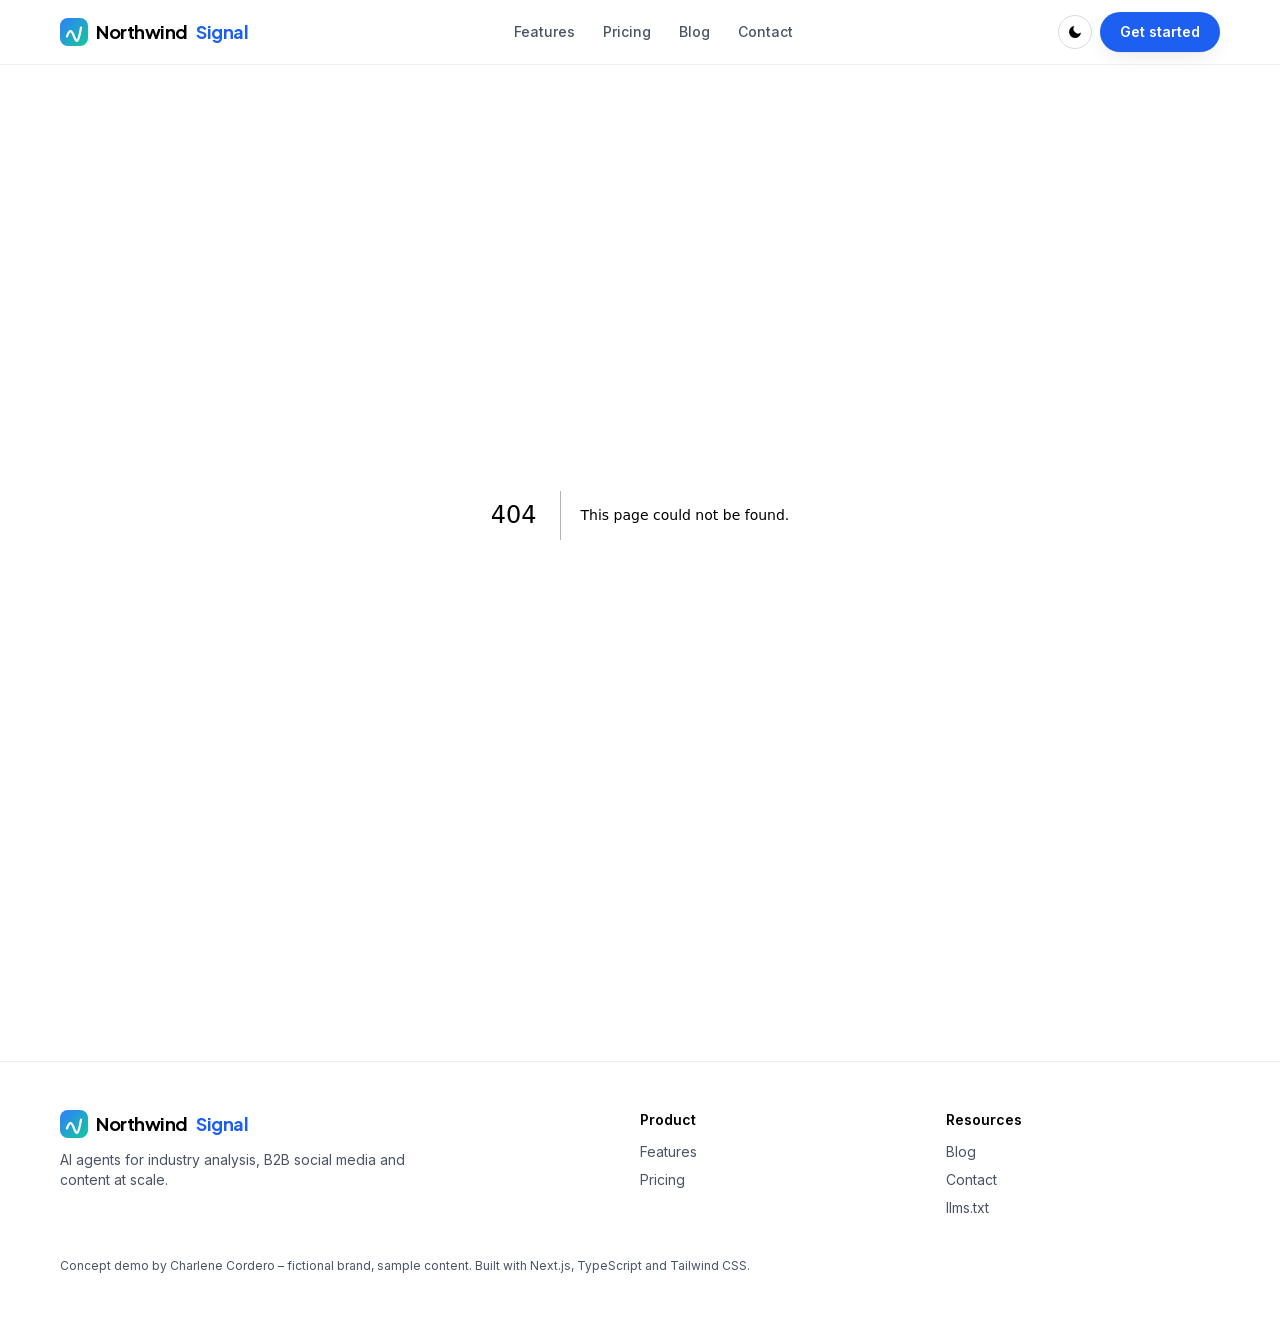
<file: 404/index.html>
<!DOCTYPE html><!--hwxUHbeWCiy0GC_upa6aJ--><html lang="en" class="__variable_d8ebd1 __variable_4b2068"><head><meta charSet="utf-8"/><meta name="viewport" content="width=device-width, initial-scale=1"/><link rel="preload" href="/_next/static/media/636a5ac981f94f8b-s.p.woff2" as="font" crossorigin="" type="font/woff2"/><link rel="preload" href="/_next/static/media/e4af272ccee01ff0-s.p.woff2" as="font" crossorigin="" type="font/woff2"/><link rel="stylesheet" href="/_next/static/css/245930dc6baac23c.css" data-precedence="next"/><link rel="preload" as="script" fetchPriority="low" href="/_next/static/chunks/webpack-8cf23d0625620f27.js"/><script src="/_next/static/chunks/4bd1b696-c023c6e3521b1417.js" async=""></script><script src="/_next/static/chunks/255-a7ba4d37dca2f1fa.js" async=""></script><script src="/_next/static/chunks/main-app-a3f47698c157e9fd.js" async=""></script><script src="/_next/static/chunks/619-ba102abea3e3d0e4.js" async=""></script><script src="/_next/static/chunks/app/page-9ec87a05d8a4d06b.js" async=""></script><script src="/_next/static/chunks/app/layout-b99ebed93abadaa8.js" async=""></script><title>404: This page could not be found.</title><meta name="robots" content="noindex"/><meta name="next-size-adjust" content=""/><meta name="theme-color" media="(prefers-color-scheme: light)" content="#ffffff"/><meta name="theme-color" media="(prefers-color-scheme: dark)" content="#080a12"/><title>Northwind Signal | AI agents for B2B marketing</title><meta name="description" content="Northwind Signal is a fictional AI marketing platform: agents for industry analysis, B2B social media management and on-brand content generation at scale."/><meta name="application-name" content="Northwind Signal"/><meta name="author" content="Charlene Cordero"/><meta name="robots" content="index, follow"/><link rel="canonical" href="https://chai-nextjs-demo.pages.dev/"/><link rel="alternate" type="text/plain" href="https://chai-nextjs-demo.pages.dev/llms.txt"/><meta property="og:title" content="Northwind Signal"/><meta property="og:description" content="Northwind Signal is a fictional AI marketing platform: agents for industry analysis, B2B social media management and on-brand content generation at scale."/><meta property="og:url" content="https://chai-nextjs-demo.pages.dev/"/><meta property="og:site_name" content="Northwind Signal"/><meta property="og:image" content="https://chai-nextjs-demo.pages.dev/og.svg"/><meta property="og:image:width" content="1200"/><meta property="og:image:height" content="630"/><meta property="og:image:alt" content="Northwind Signal concept demo"/><meta property="og:type" content="website"/><meta name="twitter:card" content="summary_large_image"/><meta name="twitter:title" content="Northwind Signal"/><meta name="twitter:description" content="Northwind Signal is a fictional AI marketing platform: agents for industry analysis, B2B social media management and on-brand content generation at scale."/><meta name="twitter:image" content="https://chai-nextjs-demo.pages.dev/og.svg"/><meta name="twitter:image:width" content="1200"/><meta name="twitter:image:height" content="630"/><meta name="twitter:image:alt" content="Northwind Signal concept demo"/><link rel="icon" href="/favicon.svg"/><script>try{var t=localStorage.getItem('theme');if(t==='dark'||(!t&&matchMedia('(prefers-color-scheme: dark)').matches))document.documentElement.classList.add('dark')}catch(e){}</script><script src="/_next/static/chunks/polyfills-42372ed130431b0a.js" noModule=""></script></head><body class="font-sans"><div hidden=""><!--$--><!--/$--></div><script type="application/ld+json">{"@context":"https://schema.org","@type":"Organization","name":"Northwind Signal","url":"https://chai-nextjs-demo.pages.dev","logo":"https://chai-nextjs-demo.pages.dev/favicon.svg","description":"Northwind Signal is a fictional AI marketing platform: agents for industry analysis, B2B social media management and on-brand content generation at scale."}</script><header class="sticky top-0 z-40 border-b border-ink-100/80 bg-white/80 backdrop-blur dark:border-ink-800/80 dark:bg-ink-950/80"><a href="#main" class="sr-only focus:not-sr-only focus:absolute focus:left-4 focus:top-3 focus:z-50 btn-primary">Skip to content</a><div class="container flex h-16 items-center justify-between gap-4"><a aria-label="Northwind Signal home" href="/"><span class="flex items-center gap-2 font-display text-lg font-bold tracking-tight"><svg width="28" height="28" viewBox="0 0 32 32" aria-hidden="true"><defs><linearGradient id="lg" x1="0" y1="0" x2="1" y2="1"><stop offset="0" stop-color="#2f7dff"></stop><stop offset="1" stop-color="#14c99a"></stop></linearGradient></defs><rect width="32" height="32" rx="9" fill="url(#lg)"></rect><path d="M8 21c3-8 5-8 8 0s5 8 8-10" stroke="#fff" stroke-width="2.6" fill="none" stroke-linecap="round"></path></svg>Northwind<span class="text-brand-600 dark:text-brand-300">Signal</span></span></a><nav aria-label="Main" class="hidden md:block"><ul class="flex gap-7 text-sm font-medium"><li><a class="muted hover:text-ink-900 dark:hover:text-white" href="/features/">Features</a></li><li><a class="muted hover:text-ink-900 dark:hover:text-white" href="/pricing/">Pricing</a></li><li><a class="muted hover:text-ink-900 dark:hover:text-white" href="/blog/">Blog</a></li><li><a class="muted hover:text-ink-900 dark:hover:text-white" href="/contact/">Contact</a></li></ul></nav><div class="flex items-center gap-2"><button type="button" aria-label="Toggle dark mode" class="rounded-full border border-ink-200 p-2 hover:bg-ink-50 dark:border-ink-800 dark:hover:bg-ink-900"><svg class="h-4 w-4 dark:hidden" viewBox="0 0 24 24" fill="currentColor" aria-hidden="true"><path d="M21 12.8A9 9 0 1111.2 3a7 7 0 009.8 9.8z"></path></svg><svg class="hidden h-4 w-4 dark:block" viewBox="0 0 24 24" fill="none" stroke="currentColor" stroke-width="2" aria-hidden="true"><circle cx="12" cy="12" r="4"></circle><path d="M12 2v2M12 20v2M4.9 4.9l1.4 1.4M17.7 17.7l1.4 1.4M2 12h2M20 12h2M4.9 19.1l1.4-1.4M17.7 6.3l1.4-1.4"></path></svg></button><a class="btn-primary hidden sm:inline-flex" href="/pricing/">Get started</a></div></div><nav aria-label="Mobile" class="border-t border-ink-100 md:hidden dark:border-ink-800"><ul class="container flex justify-between py-2 text-sm font-medium"><li><a class="muted px-1 py-2 inline-block" href="/features/">Features</a></li><li><a class="muted px-1 py-2 inline-block" href="/pricing/">Pricing</a></li><li><a class="muted px-1 py-2 inline-block" href="/blog/">Blog</a></li><li><a class="muted px-1 py-2 inline-block" href="/contact/">Contact</a></li></ul></nav></header><main id="main"><div style="font-family:system-ui,&quot;Segoe UI&quot;,Roboto,Helvetica,Arial,sans-serif,&quot;Apple Color Emoji&quot;,&quot;Segoe UI Emoji&quot;;height:100vh;text-align:center;display:flex;flex-direction:column;align-items:center;justify-content:center"><div><style>body{color:#000;background:#fff;margin:0}.next-error-h1{border-right:1px solid rgba(0,0,0,.3)}@media (prefers-color-scheme:dark){body{color:#fff;background:#000}.next-error-h1{border-right:1px solid rgba(255,255,255,.3)}}</style><h1 class="next-error-h1" style="display:inline-block;margin:0 20px 0 0;padding:0 23px 0 0;font-size:24px;font-weight:500;vertical-align:top;line-height:49px">404</h1><div style="display:inline-block"><h2 style="font-size:14px;font-weight:400;line-height:49px;margin:0">This page could not be found.</h2></div></div></div><!--$--><!--/$--></main><footer class="mt-24 border-t border-ink-100 py-12 dark:border-ink-800"><div class="container grid gap-8 sm:grid-cols-[2fr_1fr_1fr]"><div><span class="flex items-center gap-2 font-display text-lg font-bold tracking-tight"><svg width="28" height="28" viewBox="0 0 32 32" aria-hidden="true"><defs><linearGradient id="lg" x1="0" y1="0" x2="1" y2="1"><stop offset="0" stop-color="#2f7dff"></stop><stop offset="1" stop-color="#14c99a"></stop></linearGradient></defs><rect width="32" height="32" rx="9" fill="url(#lg)"></rect><path d="M8 21c3-8 5-8 8 0s5 8 8-10" stroke="#fff" stroke-width="2.6" fill="none" stroke-linecap="round"></path></svg>Northwind<span class="text-brand-600 dark:text-brand-300">Signal</span></span><p class="muted mt-3 max-w-sm text-sm">AI agents for industry analysis, B2B social media and content at scale.</p></div><nav aria-label="Product"><h2 class="text-sm font-semibold">Product</h2><ul class="muted mt-3 space-y-2 text-sm"><li><a href="/features/">Features</a></li><li><a href="/pricing/">Pricing</a></li></ul></nav><nav aria-label="Company"><h2 class="text-sm font-semibold">Resources</h2><ul class="muted mt-3 space-y-2 text-sm"><li><a href="/blog/">Blog</a></li><li><a href="/contact/">Contact</a></li><li><a href="/llms.txt">llms.txt</a></li></ul></nav></div><p class="container mt-10 text-xs muted">Concept demo by Charlene Cordero – fictional brand, sample content. Built with Next.js, TypeScript and Tailwind CSS.</p></footer><script src="/_next/static/chunks/webpack-8cf23d0625620f27.js" id="_R_" async=""></script><script>(self.__next_f=self.__next_f||[]).push([0])</script><script>self.__next_f.push([1,"1:\"$Sreact.fragment\"\n2:I[2619,[\"619\",\"static/chunks/619-ba102abea3e3d0e4.js\",\"974\",\"static/chunks/app/page-9ec87a05d8a4d06b.js\"],\"\"]\n3:I[6621,[\"619\",\"static/chunks/619-ba102abea3e3d0e4.js\",\"177\",\"static/chunks/app/layout-b99ebed93abadaa8.js\"],\"default\"]\n4:I[9766,[],\"\"]\n5:I[8924,[],\"\"]\na:I[7150,[],\"\"]\n:HL[\"/_next/static/media/636a5ac981f94f8b-s.p.woff2\",\"font\",{\"crossOrigin\":\"\",\"type\":\"font/woff2\"}]\n:HL[\"/_next/static/media/e4af272ccee01ff0-s.p.woff2\",\"font\",{\"crossOrigin\":\"\",\"type\":\"font/woff2\"}]\n:HL[\"/_next/static/css/245930dc6baac23c.css\",\"style\"]\n"])</script><script>self.__next_f.push([1,"0:{\"P\":null,\"b\":\"hwxUHbeWCiy0GC_upa6aJ\",\"p\":\"\",\"c\":[\"\",\"_not-found\",\"\"],\"i\":false,\"f\":[[[\"\",{\"children\":[\"/_not-found\",{\"children\":[\"__PAGE__\",{}]}]},\"$undefined\",\"$undefined\",true],[\"\",[\"$\",\"$1\",\"c\",{\"children\":[[[\"$\",\"link\",\"0\",{\"rel\":\"stylesheet\",\"href\":\"/_next/static/css/245930dc6baac23c.css\",\"precedence\":\"next\",\"crossOrigin\":\"$undefined\",\"nonce\":\"$undefined\"}]],[\"$\",\"html\",null,{\"lang\":\"en\",\"className\":\"__variable_d8ebd1 __variable_4b2068\",\"suppressHydrationWarning\":true,\"children\":[[\"$\",\"head\",null,{\"children\":[\"$\",\"script\",null,{\"dangerouslySetInnerHTML\":{\"__html\":\"try{var t=localStorage.getItem('theme');if(t==='dark'||(!t\u0026\u0026matchMedia('(prefers-color-scheme: dark)').matches))document.documentElement.classList.add('dark')}catch(e){}\"}}]}],[\"$\",\"body\",null,{\"className\":\"font-sans\",\"children\":[[\"$\",\"script\",null,{\"type\":\"application/ld+json\",\"dangerouslySetInnerHTML\":{\"__html\":\"{\\\"@context\\\":\\\"https://schema.org\\\",\\\"@type\\\":\\\"Organization\\\",\\\"name\\\":\\\"Northwind Signal\\\",\\\"url\\\":\\\"https://chai-nextjs-demo.pages.dev\\\",\\\"logo\\\":\\\"https://chai-nextjs-demo.pages.dev/favicon.svg\\\",\\\"description\\\":\\\"Northwind Signal is a fictional AI marketing platform: agents for industry analysis, B2B social media management and on-brand content generation at scale.\\\"}\"}}],[\"$\",\"header\",null,{\"className\":\"sticky top-0 z-40 border-b border-ink-100/80 bg-white/80 backdrop-blur dark:border-ink-800/80 dark:bg-ink-950/80\",\"children\":[[\"$\",\"a\",null,{\"href\":\"#main\",\"className\":\"sr-only focus:not-sr-only focus:absolute focus:left-4 focus:top-3 focus:z-50 btn-primary\",\"children\":\"Skip to content\"}],[\"$\",\"div\",null,{\"className\":\"container flex h-16 items-center justify-between gap-4\",\"children\":[[\"$\",\"$L2\",null,{\"href\":\"/\",\"aria-label\":\"Northwind Signal home\",\"children\":[\"$\",\"span\",null,{\"className\":\"flex items-center gap-2 font-display text-lg font-bold tracking-tight\",\"children\":[[\"$\",\"svg\",null,{\"width\":\"28\",\"height\":\"28\",\"viewBox\":\"0 0 32 32\",\"aria-hidden\":\"true\",\"children\":[[\"$\",\"defs\",null,{\"children\":[\"$\",\"linearGradient\",null,{\"id\":\"lg\",\"x1\":\"0\",\"y1\":\"0\",\"x2\":\"1\",\"y2\":\"1\",\"children\":[[\"$\",\"stop\",null,{\"offset\":\"0\",\"stopColor\":\"#2f7dff\"}],[\"$\",\"stop\",null,{\"offset\":\"1\",\"stopColor\":\"#14c99a\"}]]}]}],[\"$\",\"rect\",null,{\"width\":\"32\",\"height\":\"32\",\"rx\":\"9\",\"fill\":\"url(#lg)\"}],[\"$\",\"path\",null,{\"d\":\"M8 21c3-8 5-8 8 0s5 8 8-10\",\"stroke\":\"#fff\",\"strokeWidth\":\"2.6\",\"fill\":\"none\",\"strokeLinecap\":\"round\"}]]}],\"Northwind\",[\"$\",\"span\",null,{\"className\":\"text-brand-600 dark:text-brand-300\",\"children\":\"Signal\"}]]}]}],[\"$\",\"nav\",null,{\"aria-label\":\"Main\",\"className\":\"hidden md:block\",\"children\":[\"$\",\"ul\",null,{\"className\":\"flex gap-7 text-sm font-medium\",\"children\":[[\"$\",\"li\",\"/features/\",{\"children\":[\"$\",\"$L2\",null,{\"className\":\"muted hover:text-ink-900 dark:hover:text-white\",\"href\":\"/features/\",\"children\":\"Features\"}]}],[\"$\",\"li\",\"/pricing/\",{\"children\":[\"$\",\"$L2\",null,{\"className\":\"muted hover:text-ink-900 dark:hover:text-white\",\"href\":\"/pricing/\",\"children\":\"Pricing\"}]}],[\"$\",\"li\",\"/blog/\",{\"children\":[\"$\",\"$L2\",null,{\"className\":\"muted hover:text-ink-900 dark:hover:text-white\",\"href\":\"/blog/\",\"children\":\"Blog\"}]}],[\"$\",\"li\",\"/contact/\",{\"children\":[\"$\",\"$L2\",null,{\"className\":\"muted hover:text-ink-900 dark:hover:text-white\",\"href\":\"/contact/\",\"children\":\"Contact\"}]}]]}]}],[\"$\",\"div\",null,{\"className\":\"flex items-center gap-2\",\"children\":[[\"$\",\"$L3\",null,{}],[\"$\",\"$L2\",null,{\"href\":\"/pricing/\",\"className\":\"btn-primary hidden sm:inline-flex\",\"children\":\"Get started\"}]]}]]}],[\"$\",\"nav\",null,{\"aria-label\":\"Mobile\",\"className\":\"border-t border-ink-100 md:hidden dark:border-ink-800\",\"children\":[\"$\",\"ul\",null,{\"className\":\"container flex justify-between py-2 text-sm font-medium\",\"children\":[[\"$\",\"li\",\"/features/\",{\"children\":[\"$\",\"$L2\",null,{\"className\":\"muted px-1 py-2 inline-block\",\"href\":\"/features/\",\"children\":\"Features\"}]}],[\"$\",\"li\",\"/pricing/\",{\"children\":[\"$\",\"$L2\",null,{\"className\":\"muted px-1 py-2 inline-block\",\"href\":\"/pricing/\",\"children\":\"Pricing\"}]}],[\"$\",\"li\",\"/blog/\",{\"children\":[\"$\",\"$L2\",null,{\"className\":\"muted px-1 py-2 inline-block\",\"href\":\"/blog/\",\"children\":\"Blog\"}]}],[\"$\",\"li\",\"/contact/\",{\"children\":[\"$\",\"$L2\",null,{\"className\":\"muted px-1 py-2 inline-block\",\"href\":\"/contact/\",\"children\":\"Contact\"}]}]]}]}]]}],[\"$\",\"main\",null,{\"id\":\"main\",\"children\":[\"$\",\"$L4\",null,{\"parallelRouterKey\":\"children\",\"error\":\"$undefined\",\"errorStyles\":\"$undefined\",\"errorScripts\":\"$undefined\",\"template\":[\"$\",\"$L5\",null,{}],\"templateStyles\":\"$undefined\",\"templateScripts\":\"$undefined\",\"notFound\":\"$undefined\",\"forbidden\":\"$undefined\",\"unauthorized\":\"$undefined\"}]}],\"$L6\"]}]]}]]}],{\"children\":[\"/_not-found\",\"$L7\",{\"children\":[\"__PAGE__\",\"$L8\",{},null,false]},null,false]},null,false],\"$L9\",false]],\"m\":\"$undefined\",\"G\":[\"$a\",[]],\"s\":false,\"S\":true}\n"])</script><script>self.__next_f.push([1,"b:I[4431,[],\"OutletBoundary\"]\nd:I[5278,[],\"AsyncMetadataOutlet\"]\nf:I[4431,[],\"ViewportBoundary\"]\n11:I[4431,[],\"MetadataBoundary\"]\n12:\"$Sreact.suspense\"\n"])</script><script>self.__next_f.push([1,"6:[\"$\",\"footer\",null,{\"className\":\"mt-24 border-t border-ink-100 py-12 dark:border-ink-800\",\"children\":[[\"$\",\"div\",null,{\"className\":\"container grid gap-8 sm:grid-cols-[2fr_1fr_1fr]\",\"children\":[[\"$\",\"div\",null,{\"children\":[[\"$\",\"span\",null,{\"className\":\"flex items-center gap-2 font-display text-lg font-bold tracking-tight\",\"children\":[[\"$\",\"svg\",null,{\"width\":\"28\",\"height\":\"28\",\"viewBox\":\"0 0 32 32\",\"aria-hidden\":\"true\",\"children\":[[\"$\",\"defs\",null,{\"children\":[\"$\",\"linearGradient\",null,{\"id\":\"lg\",\"x1\":\"0\",\"y1\":\"0\",\"x2\":\"1\",\"y2\":\"1\",\"children\":[[\"$\",\"stop\",null,{\"offset\":\"0\",\"stopColor\":\"#2f7dff\"}],[\"$\",\"stop\",null,{\"offset\":\"1\",\"stopColor\":\"#14c99a\"}]]}]}],[\"$\",\"rect\",null,{\"width\":\"32\",\"height\":\"32\",\"rx\":\"9\",\"fill\":\"url(#lg)\"}],[\"$\",\"path\",null,{\"d\":\"M8 21c3-8 5-8 8 0s5 8 8-10\",\"stroke\":\"#fff\",\"strokeWidth\":\"2.6\",\"fill\":\"none\",\"strokeLinecap\":\"round\"}]]}],\"Northwind\",[\"$\",\"span\",null,{\"className\":\"text-brand-600 dark:text-brand-300\",\"children\":\"Signal\"}]]}],[\"$\",\"p\",null,{\"className\":\"muted mt-3 max-w-sm text-sm\",\"children\":\"AI agents for industry analysis, B2B social media and content at scale.\"}]]}],[\"$\",\"nav\",null,{\"aria-label\":\"Product\",\"children\":[[\"$\",\"h2\",null,{\"className\":\"text-sm font-semibold\",\"children\":\"Product\"}],[\"$\",\"ul\",null,{\"className\":\"muted mt-3 space-y-2 text-sm\",\"children\":[[\"$\",\"li\",null,{\"children\":[\"$\",\"$L2\",null,{\"href\":\"/features/\",\"children\":\"Features\"}]}],[\"$\",\"li\",null,{\"children\":[\"$\",\"$L2\",null,{\"href\":\"/pricing/\",\"children\":\"Pricing\"}]}]]}]]}],[\"$\",\"nav\",null,{\"aria-label\":\"Company\",\"children\":[[\"$\",\"h2\",null,{\"className\":\"text-sm font-semibold\",\"children\":\"Resources\"}],[\"$\",\"ul\",null,{\"className\":\"muted mt-3 space-y-2 text-sm\",\"children\":[[\"$\",\"li\",null,{\"children\":[\"$\",\"$L2\",null,{\"href\":\"/blog/\",\"children\":\"Blog\"}]}],[\"$\",\"li\",null,{\"children\":[\"$\",\"$L2\",null,{\"href\":\"/contact/\",\"children\":\"Contact\"}]}],[\"$\",\"li\",null,{\"children\":[\"$\",\"a\",null,{\"href\":\"/llms.txt\",\"children\":\"llms.txt\"}]}]]}]]}]]}],[\"$\",\"p\",null,{\"className\":\"container mt-10 text-xs muted\",\"children\":\"Concept demo by Charlene Cordero – fictional brand, sample content. Built with Next.js, TypeScript and Tailwind CSS.\"}]]}]\n"])</script><script>self.__next_f.push([1,"7:[\"$\",\"$1\",\"c\",{\"children\":[null,[\"$\",\"$L4\",null,{\"parallelRouterKey\":\"children\",\"error\":\"$undefined\",\"errorStyles\":\"$undefined\",\"errorScripts\":\"$undefined\",\"template\":[\"$\",\"$L5\",null,{}],\"templateStyles\":\"$undefined\",\"templateScripts\":\"$undefined\",\"notFound\":\"$undefined\",\"forbidden\":\"$undefined\",\"unauthorized\":\"$undefined\"}]]}]\n"])</script><script>self.__next_f.push([1,"8:[\"$\",\"$1\",\"c\",{\"children\":[[[\"$\",\"title\",null,{\"children\":\"404: This page could not be found.\"}],[\"$\",\"div\",null,{\"style\":{\"fontFamily\":\"system-ui,\\\"Segoe UI\\\",Roboto,Helvetica,Arial,sans-serif,\\\"Apple Color Emoji\\\",\\\"Segoe UI Emoji\\\"\",\"height\":\"100vh\",\"textAlign\":\"center\",\"display\":\"flex\",\"flexDirection\":\"column\",\"alignItems\":\"center\",\"justifyContent\":\"center\"},\"children\":[\"$\",\"div\",null,{\"children\":[[\"$\",\"style\",null,{\"dangerouslySetInnerHTML\":{\"__html\":\"body{color:#000;background:#fff;margin:0}.next-error-h1{border-right:1px solid rgba(0,0,0,.3)}@media (prefers-color-scheme:dark){body{color:#fff;background:#000}.next-error-h1{border-right:1px solid rgba(255,255,255,.3)}}\"}}],[\"$\",\"h1\",null,{\"className\":\"next-error-h1\",\"style\":{\"display\":\"inline-block\",\"margin\":\"0 20px 0 0\",\"padding\":\"0 23px 0 0\",\"fontSize\":24,\"fontWeight\":500,\"verticalAlign\":\"top\",\"lineHeight\":\"49px\"},\"children\":404}],[\"$\",\"div\",null,{\"style\":{\"display\":\"inline-block\"},\"children\":[\"$\",\"h2\",null,{\"style\":{\"fontSize\":14,\"fontWeight\":400,\"lineHeight\":\"49px\",\"margin\":0},\"children\":\"This page could not be found.\"}]}]]}]}]],null,[\"$\",\"$Lb\",null,{\"children\":[\"$Lc\",[\"$\",\"$Ld\",null,{\"promise\":\"$@e\"}]]}]]}]\n"])</script><script>self.__next_f.push([1,"9:[\"$\",\"$1\",\"h\",{\"children\":[[\"$\",\"meta\",null,{\"name\":\"robots\",\"content\":\"noindex\"}],[[\"$\",\"$Lf\",null,{\"children\":\"$L10\"}],[\"$\",\"meta\",null,{\"name\":\"next-size-adjust\",\"content\":\"\"}]],[\"$\",\"$L11\",null,{\"children\":[\"$\",\"div\",null,{\"hidden\":true,\"children\":[\"$\",\"$12\",null,{\"fallback\":null,\"children\":\"$L13\"}]}]}]]}]\n"])</script><script>self.__next_f.push([1,"10:[[\"$\",\"meta\",\"0\",{\"charSet\":\"utf-8\"}],[\"$\",\"meta\",\"1\",{\"name\":\"viewport\",\"content\":\"width=device-width, initial-scale=1\"}],[\"$\",\"meta\",\"2\",{\"name\":\"theme-color\",\"media\":\"(prefers-color-scheme: light)\",\"content\":\"#ffffff\"}],[\"$\",\"meta\",\"3\",{\"name\":\"theme-color\",\"media\":\"(prefers-color-scheme: dark)\",\"content\":\"#080a12\"}]]\nc:null\n"])</script><script>self.__next_f.push([1,"14:I[622,[],\"IconMark\"]\n"])</script><script>self.__next_f.push([1,"e:{\"metadata\":[[\"$\",\"title\",\"0\",{\"children\":\"Northwind Signal | AI agents for B2B marketing\"}],[\"$\",\"meta\",\"1\",{\"name\":\"description\",\"content\":\"Northwind Signal is a fictional AI marketing platform: agents for industry analysis, B2B social media management and on-brand content generation at scale.\"}],[\"$\",\"meta\",\"2\",{\"name\":\"application-name\",\"content\":\"Northwind Signal\"}],[\"$\",\"meta\",\"3\",{\"name\":\"author\",\"content\":\"Charlene Cordero\"}],[\"$\",\"meta\",\"4\",{\"name\":\"robots\",\"content\":\"index, follow\"}],[\"$\",\"link\",\"5\",{\"rel\":\"canonical\",\"href\":\"https://chai-nextjs-demo.pages.dev/\"}],[\"$\",\"link\",\"6\",{\"rel\":\"alternate\",\"type\":\"text/plain\",\"href\":\"https://chai-nextjs-demo.pages.dev/llms.txt\"}],[\"$\",\"meta\",\"7\",{\"property\":\"og:title\",\"content\":\"Northwind Signal\"}],[\"$\",\"meta\",\"8\",{\"property\":\"og:description\",\"content\":\"Northwind Signal is a fictional AI marketing platform: agents for industry analysis, B2B social media management and on-brand content generation at scale.\"}],[\"$\",\"meta\",\"9\",{\"property\":\"og:url\",\"content\":\"https://chai-nextjs-demo.pages.dev/\"}],[\"$\",\"meta\",\"10\",{\"property\":\"og:site_name\",\"content\":\"Northwind Signal\"}],[\"$\",\"meta\",\"11\",{\"property\":\"og:image\",\"content\":\"https://chai-nextjs-demo.pages.dev/og.svg\"}],[\"$\",\"meta\",\"12\",{\"property\":\"og:image:width\",\"content\":\"1200\"}],[\"$\",\"meta\",\"13\",{\"property\":\"og:image:height\",\"content\":\"630\"}],[\"$\",\"meta\",\"14\",{\"property\":\"og:image:alt\",\"content\":\"Northwind Signal concept demo\"}],[\"$\",\"meta\",\"15\",{\"property\":\"og:type\",\"content\":\"website\"}],[\"$\",\"meta\",\"16\",{\"name\":\"twitter:card\",\"content\":\"summary_large_image\"}],[\"$\",\"meta\",\"17\",{\"name\":\"twitter:title\",\"content\":\"Northwind Signal\"}],[\"$\",\"meta\",\"18\",{\"name\":\"twitter:description\",\"content\":\"Northwind Signal is a fictional AI marketing platform: agents for industry analysis, B2B social media management and on-brand content generation at scale.\"}],[\"$\",\"meta\",\"19\",{\"name\":\"twitter:image\",\"content\":\"https://chai-nextjs-demo.pages.dev/og.svg\"}],[\"$\",\"meta\",\"20\",{\"name\":\"twitter:image:width\",\"content\":\"1200\"}],[\"$\",\"meta\",\"21\",{\"name\":\"twitter:image:height\",\"content\":\"630\"}],[\"$\",\"meta\",\"22\",{\"name\":\"twitter:image:alt\",\"content\":\"Northwind Signal concept demo\"}],[\"$\",\"link\",\"23\",{\"rel\":\"icon\",\"href\":\"/favicon.svg\"}],[\"$\",\"$L14\",\"24\",{}]],\"error\":null,\"digest\":\"$undefined\"}\n"])</script><script>self.__next_f.push([1,"13:\"$e:metadata\"\n"])</script></body></html>
</file>
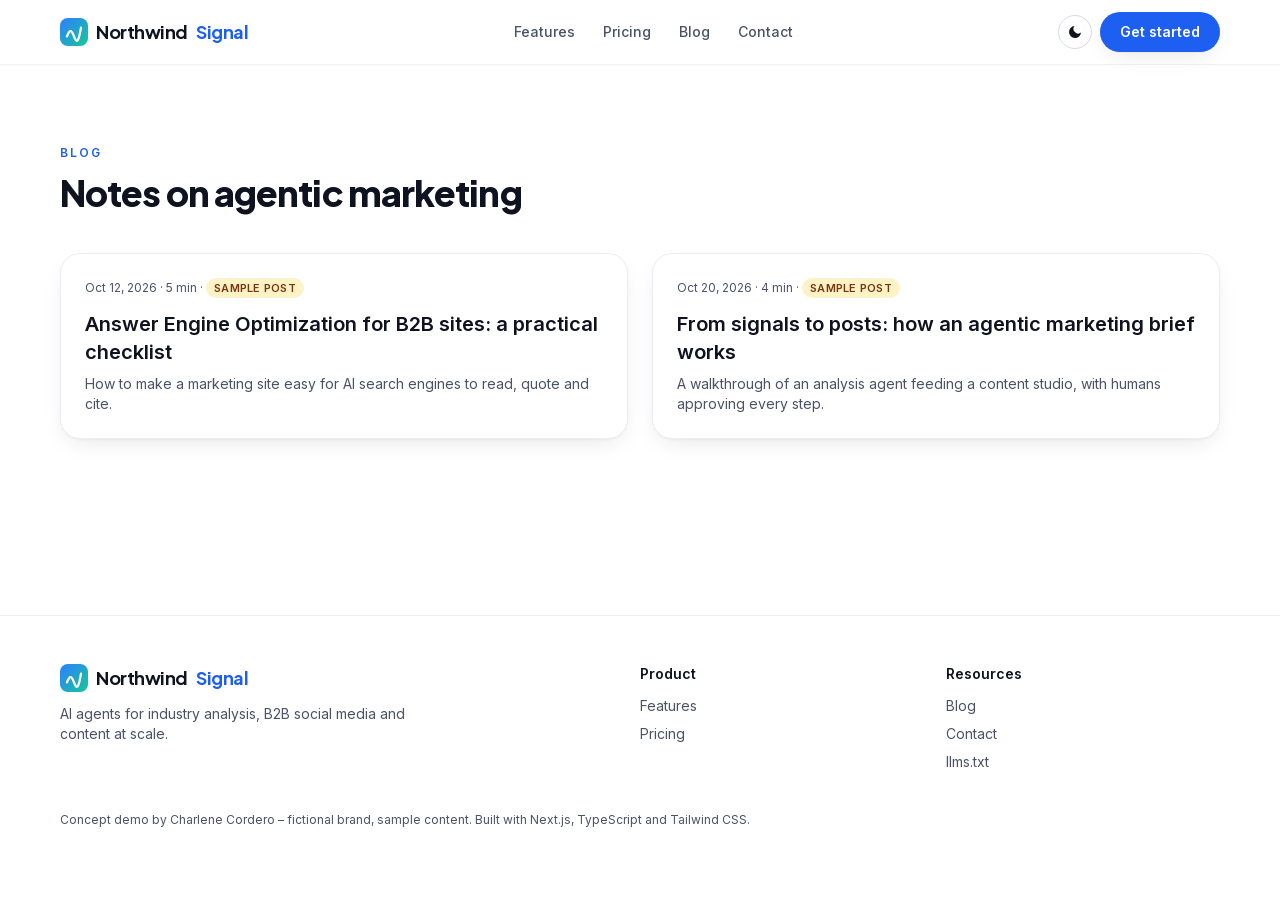
<file: blog/index.html>
<!DOCTYPE html><!--hwxUHbeWCiy0GC_upa6aJ--><html lang="en" class="__variable_d8ebd1 __variable_4b2068"><head><meta charSet="utf-8"/><meta name="viewport" content="width=device-width, initial-scale=1"/><link rel="preload" href="/_next/static/media/636a5ac981f94f8b-s.p.woff2" as="font" crossorigin="" type="font/woff2"/><link rel="preload" href="/_next/static/media/e4af272ccee01ff0-s.p.woff2" as="font" crossorigin="" type="font/woff2"/><link rel="stylesheet" href="/_next/static/css/245930dc6baac23c.css" data-precedence="next"/><link rel="preload" as="script" fetchPriority="low" href="/_next/static/chunks/webpack-8cf23d0625620f27.js"/><script src="/_next/static/chunks/4bd1b696-c023c6e3521b1417.js" async=""></script><script src="/_next/static/chunks/255-a7ba4d37dca2f1fa.js" async=""></script><script src="/_next/static/chunks/main-app-a3f47698c157e9fd.js" async=""></script><script src="/_next/static/chunks/619-ba102abea3e3d0e4.js" async=""></script><script src="/_next/static/chunks/app/blog/page-9ec87a05d8a4d06b.js" async=""></script><script src="/_next/static/chunks/app/layout-b99ebed93abadaa8.js" async=""></script><meta name="next-size-adjust" content=""/><meta name="theme-color" media="(prefers-color-scheme: light)" content="#ffffff"/><meta name="theme-color" media="(prefers-color-scheme: dark)" content="#080a12"/><title>Blog | Northwind Signal</title><meta name="description" content="Sample articles on AI search optimization and agentic marketing workflows."/><meta name="application-name" content="Northwind Signal"/><meta name="author" content="Charlene Cordero"/><meta name="robots" content="index, follow"/><link rel="canonical" href="https://chai-nextjs-demo.pages.dev/blog/"/><meta property="og:title" content="Blog | Northwind Signal"/><meta property="og:description" content="Sample articles on AI search optimization and agentic marketing workflows."/><meta property="og:url" content="https://chai-nextjs-demo.pages.dev/blog/"/><meta property="og:site_name" content="Northwind Signal"/><meta property="og:image" content="https://chai-nextjs-demo.pages.dev/og.svg"/><meta property="og:image:width" content="1200"/><meta property="og:image:height" content="630"/><meta property="og:image:alt" content="Northwind Signal concept demo"/><meta property="og:type" content="website"/><meta name="twitter:card" content="summary_large_image"/><meta name="twitter:title" content="Blog"/><meta name="twitter:description" content="Sample articles on AI search optimization and agentic marketing workflows."/><meta name="twitter:image" content="https://chai-nextjs-demo.pages.dev/og.svg"/><meta name="twitter:image:width" content="1200"/><meta name="twitter:image:height" content="630"/><meta name="twitter:image:alt" content="Northwind Signal concept demo"/><link rel="icon" href="/favicon.svg"/><script>try{var t=localStorage.getItem('theme');if(t==='dark'||(!t&&matchMedia('(prefers-color-scheme: dark)').matches))document.documentElement.classList.add('dark')}catch(e){}</script><script src="/_next/static/chunks/polyfills-42372ed130431b0a.js" noModule=""></script></head><body class="font-sans"><div hidden=""><!--$--><!--/$--></div><script type="application/ld+json">{"@context":"https://schema.org","@type":"Organization","name":"Northwind Signal","url":"https://chai-nextjs-demo.pages.dev","logo":"https://chai-nextjs-demo.pages.dev/favicon.svg","description":"Northwind Signal is a fictional AI marketing platform: agents for industry analysis, B2B social media management and on-brand content generation at scale."}</script><header class="sticky top-0 z-40 border-b border-ink-100/80 bg-white/80 backdrop-blur dark:border-ink-800/80 dark:bg-ink-950/80"><a href="#main" class="sr-only focus:not-sr-only focus:absolute focus:left-4 focus:top-3 focus:z-50 btn-primary">Skip to content</a><div class="container flex h-16 items-center justify-between gap-4"><a aria-label="Northwind Signal home" href="/"><span class="flex items-center gap-2 font-display text-lg font-bold tracking-tight"><svg width="28" height="28" viewBox="0 0 32 32" aria-hidden="true"><defs><linearGradient id="lg" x1="0" y1="0" x2="1" y2="1"><stop offset="0" stop-color="#2f7dff"></stop><stop offset="1" stop-color="#14c99a"></stop></linearGradient></defs><rect width="32" height="32" rx="9" fill="url(#lg)"></rect><path d="M8 21c3-8 5-8 8 0s5 8 8-10" stroke="#fff" stroke-width="2.6" fill="none" stroke-linecap="round"></path></svg>Northwind<span class="text-brand-600 dark:text-brand-300">Signal</span></span></a><nav aria-label="Main" class="hidden md:block"><ul class="flex gap-7 text-sm font-medium"><li><a class="muted hover:text-ink-900 dark:hover:text-white" href="/features/">Features</a></li><li><a class="muted hover:text-ink-900 dark:hover:text-white" href="/pricing/">Pricing</a></li><li><a class="muted hover:text-ink-900 dark:hover:text-white" href="/blog/">Blog</a></li><li><a class="muted hover:text-ink-900 dark:hover:text-white" href="/contact/">Contact</a></li></ul></nav><div class="flex items-center gap-2"><button type="button" aria-label="Toggle dark mode" class="rounded-full border border-ink-200 p-2 hover:bg-ink-50 dark:border-ink-800 dark:hover:bg-ink-900"><svg class="h-4 w-4 dark:hidden" viewBox="0 0 24 24" fill="currentColor" aria-hidden="true"><path d="M21 12.8A9 9 0 1111.2 3a7 7 0 009.8 9.8z"></path></svg><svg class="hidden h-4 w-4 dark:block" viewBox="0 0 24 24" fill="none" stroke="currentColor" stroke-width="2" aria-hidden="true"><circle cx="12" cy="12" r="4"></circle><path d="M12 2v2M12 20v2M4.9 4.9l1.4 1.4M17.7 17.7l1.4 1.4M2 12h2M20 12h2M4.9 19.1l1.4-1.4M17.7 6.3l1.4-1.4"></path></svg></button><a class="btn-primary hidden sm:inline-flex" href="/pricing/">Get started</a></div></div><nav aria-label="Mobile" class="border-t border-ink-100 md:hidden dark:border-ink-800"><ul class="container flex justify-between py-2 text-sm font-medium"><li><a class="muted px-1 py-2 inline-block" href="/features/">Features</a></li><li><a class="muted px-1 py-2 inline-block" href="/pricing/">Pricing</a></li><li><a class="muted px-1 py-2 inline-block" href="/blog/">Blog</a></li><li><a class="muted px-1 py-2 inline-block" href="/contact/">Contact</a></li></ul></nav></header><main id="main"><section class="container py-20"><p class="eyebrow">Blog</p><h1 class="mt-3 font-display text-4xl font-extrabold tracking-tight">Notes on agentic marketing</h1><div class="mt-10 grid gap-6 md:grid-cols-2"><article class="card transition hover:-translate-y-1"><p class="muted text-xs"><time dateTime="2026-10-12">Oct 12, 2026</time> · <!-- -->5 min<!-- --> · <span class="sample">Sample post</span></p><h2 class="mt-3 text-xl font-semibold"><a class="hover:underline" href="/blog/answer-engine-optimization-for-b2b/">Answer Engine Optimization for B2B sites: a practical checklist</a></h2><p class="muted mt-2 text-sm">How to make a marketing site easy for AI search engines to read, quote and cite.</p></article><article class="card transition hover:-translate-y-1"><p class="muted text-xs"><time dateTime="2026-10-20">Oct 20, 2026</time> · <!-- -->4 min<!-- --> · <span class="sample">Sample post</span></p><h2 class="mt-3 text-xl font-semibold"><a class="hover:underline" href="/blog/agentic-marketing-briefs/">From signals to posts: how an agentic marketing brief works</a></h2><p class="muted mt-2 text-sm">A walkthrough of an analysis agent feeding a content studio, with humans approving every step.</p></article></div></section><!--$--><!--/$--></main><footer class="mt-24 border-t border-ink-100 py-12 dark:border-ink-800"><div class="container grid gap-8 sm:grid-cols-[2fr_1fr_1fr]"><div><span class="flex items-center gap-2 font-display text-lg font-bold tracking-tight"><svg width="28" height="28" viewBox="0 0 32 32" aria-hidden="true"><defs><linearGradient id="lg" x1="0" y1="0" x2="1" y2="1"><stop offset="0" stop-color="#2f7dff"></stop><stop offset="1" stop-color="#14c99a"></stop></linearGradient></defs><rect width="32" height="32" rx="9" fill="url(#lg)"></rect><path d="M8 21c3-8 5-8 8 0s5 8 8-10" stroke="#fff" stroke-width="2.6" fill="none" stroke-linecap="round"></path></svg>Northwind<span class="text-brand-600 dark:text-brand-300">Signal</span></span><p class="muted mt-3 max-w-sm text-sm">AI agents for industry analysis, B2B social media and content at scale.</p></div><nav aria-label="Product"><h2 class="text-sm font-semibold">Product</h2><ul class="muted mt-3 space-y-2 text-sm"><li><a href="/features/">Features</a></li><li><a href="/pricing/">Pricing</a></li></ul></nav><nav aria-label="Company"><h2 class="text-sm font-semibold">Resources</h2><ul class="muted mt-3 space-y-2 text-sm"><li><a href="/blog/">Blog</a></li><li><a href="/contact/">Contact</a></li><li><a href="/llms.txt">llms.txt</a></li></ul></nav></div><p class="container mt-10 text-xs muted">Concept demo by Charlene Cordero – fictional brand, sample content. Built with Next.js, TypeScript and Tailwind CSS.</p></footer><script src="/_next/static/chunks/webpack-8cf23d0625620f27.js" id="_R_" async=""></script><script>(self.__next_f=self.__next_f||[]).push([0])</script><script>self.__next_f.push([1,"1:\"$Sreact.fragment\"\n2:I[2619,[\"619\",\"static/chunks/619-ba102abea3e3d0e4.js\",\"831\",\"static/chunks/app/blog/page-9ec87a05d8a4d06b.js\"],\"\"]\n3:I[6621,[\"619\",\"static/chunks/619-ba102abea3e3d0e4.js\",\"177\",\"static/chunks/app/layout-b99ebed93abadaa8.js\"],\"default\"]\n4:I[9766,[],\"\"]\n5:I[8924,[],\"\"]\nb:I[7150,[],\"\"]\n:HL[\"/_next/static/media/636a5ac981f94f8b-s.p.woff2\",\"font\",{\"crossOrigin\":\"\",\"type\":\"font/woff2\"}]\n:HL[\"/_next/static/media/e4af272ccee01ff0-s.p.woff2\",\"font\",{\"crossOrigin\":\"\",\"type\":\"font/woff2\"}]\n:HL[\"/_next/static/css/245930dc6baac23c.css\",\"style\"]\n"])</script><script>self.__next_f.push([1,"0:{\"P\":null,\"b\":\"hwxUHbeWCiy0GC_upa6aJ\",\"p\":\"\",\"c\":[\"\",\"blog\",\"\"],\"i\":false,\"f\":[[[\"\",{\"children\":[\"blog\",{\"children\":[\"__PAGE__\",{}]}]},\"$undefined\",\"$undefined\",true],[\"\",[\"$\",\"$1\",\"c\",{\"children\":[[[\"$\",\"link\",\"0\",{\"rel\":\"stylesheet\",\"href\":\"/_next/static/css/245930dc6baac23c.css\",\"precedence\":\"next\",\"crossOrigin\":\"$undefined\",\"nonce\":\"$undefined\"}]],[\"$\",\"html\",null,{\"lang\":\"en\",\"className\":\"__variable_d8ebd1 __variable_4b2068\",\"suppressHydrationWarning\":true,\"children\":[[\"$\",\"head\",null,{\"children\":[\"$\",\"script\",null,{\"dangerouslySetInnerHTML\":{\"__html\":\"try{var t=localStorage.getItem('theme');if(t==='dark'||(!t\u0026\u0026matchMedia('(prefers-color-scheme: dark)').matches))document.documentElement.classList.add('dark')}catch(e){}\"}}]}],[\"$\",\"body\",null,{\"className\":\"font-sans\",\"children\":[[\"$\",\"script\",null,{\"type\":\"application/ld+json\",\"dangerouslySetInnerHTML\":{\"__html\":\"{\\\"@context\\\":\\\"https://schema.org\\\",\\\"@type\\\":\\\"Organization\\\",\\\"name\\\":\\\"Northwind Signal\\\",\\\"url\\\":\\\"https://chai-nextjs-demo.pages.dev\\\",\\\"logo\\\":\\\"https://chai-nextjs-demo.pages.dev/favicon.svg\\\",\\\"description\\\":\\\"Northwind Signal is a fictional AI marketing platform: agents for industry analysis, B2B social media management and on-brand content generation at scale.\\\"}\"}}],[\"$\",\"header\",null,{\"className\":\"sticky top-0 z-40 border-b border-ink-100/80 bg-white/80 backdrop-blur dark:border-ink-800/80 dark:bg-ink-950/80\",\"children\":[[\"$\",\"a\",null,{\"href\":\"#main\",\"className\":\"sr-only focus:not-sr-only focus:absolute focus:left-4 focus:top-3 focus:z-50 btn-primary\",\"children\":\"Skip to content\"}],[\"$\",\"div\",null,{\"className\":\"container flex h-16 items-center justify-between gap-4\",\"children\":[[\"$\",\"$L2\",null,{\"href\":\"/\",\"aria-label\":\"Northwind Signal home\",\"children\":[\"$\",\"span\",null,{\"className\":\"flex items-center gap-2 font-display text-lg font-bold tracking-tight\",\"children\":[[\"$\",\"svg\",null,{\"width\":\"28\",\"height\":\"28\",\"viewBox\":\"0 0 32 32\",\"aria-hidden\":\"true\",\"children\":[[\"$\",\"defs\",null,{\"children\":[\"$\",\"linearGradient\",null,{\"id\":\"lg\",\"x1\":\"0\",\"y1\":\"0\",\"x2\":\"1\",\"y2\":\"1\",\"children\":[[\"$\",\"stop\",null,{\"offset\":\"0\",\"stopColor\":\"#2f7dff\"}],[\"$\",\"stop\",null,{\"offset\":\"1\",\"stopColor\":\"#14c99a\"}]]}]}],[\"$\",\"rect\",null,{\"width\":\"32\",\"height\":\"32\",\"rx\":\"9\",\"fill\":\"url(#lg)\"}],[\"$\",\"path\",null,{\"d\":\"M8 21c3-8 5-8 8 0s5 8 8-10\",\"stroke\":\"#fff\",\"strokeWidth\":\"2.6\",\"fill\":\"none\",\"strokeLinecap\":\"round\"}]]}],\"Northwind\",[\"$\",\"span\",null,{\"className\":\"text-brand-600 dark:text-brand-300\",\"children\":\"Signal\"}]]}]}],[\"$\",\"nav\",null,{\"aria-label\":\"Main\",\"className\":\"hidden md:block\",\"children\":[\"$\",\"ul\",null,{\"className\":\"flex gap-7 text-sm font-medium\",\"children\":[[\"$\",\"li\",\"/features/\",{\"children\":[\"$\",\"$L2\",null,{\"className\":\"muted hover:text-ink-900 dark:hover:text-white\",\"href\":\"/features/\",\"children\":\"Features\"}]}],[\"$\",\"li\",\"/pricing/\",{\"children\":[\"$\",\"$L2\",null,{\"className\":\"muted hover:text-ink-900 dark:hover:text-white\",\"href\":\"/pricing/\",\"children\":\"Pricing\"}]}],[\"$\",\"li\",\"/blog/\",{\"children\":[\"$\",\"$L2\",null,{\"className\":\"muted hover:text-ink-900 dark:hover:text-white\",\"href\":\"/blog/\",\"children\":\"Blog\"}]}],[\"$\",\"li\",\"/contact/\",{\"children\":[\"$\",\"$L2\",null,{\"className\":\"muted hover:text-ink-900 dark:hover:text-white\",\"href\":\"/contact/\",\"children\":\"Contact\"}]}]]}]}],[\"$\",\"div\",null,{\"className\":\"flex items-center gap-2\",\"children\":[[\"$\",\"$L3\",null,{}],[\"$\",\"$L2\",null,{\"href\":\"/pricing/\",\"className\":\"btn-primary hidden sm:inline-flex\",\"children\":\"Get started\"}]]}]]}],[\"$\",\"nav\",null,{\"aria-label\":\"Mobile\",\"className\":\"border-t border-ink-100 md:hidden dark:border-ink-800\",\"children\":[\"$\",\"ul\",null,{\"className\":\"container flex justify-between py-2 text-sm font-medium\",\"children\":[[\"$\",\"li\",\"/features/\",{\"children\":[\"$\",\"$L2\",null,{\"className\":\"muted px-1 py-2 inline-block\",\"href\":\"/features/\",\"children\":\"Features\"}]}],[\"$\",\"li\",\"/pricing/\",{\"children\":[\"$\",\"$L2\",null,{\"className\":\"muted px-1 py-2 inline-block\",\"href\":\"/pricing/\",\"children\":\"Pricing\"}]}],[\"$\",\"li\",\"/blog/\",{\"children\":[\"$\",\"$L2\",null,{\"className\":\"muted px-1 py-2 inline-block\",\"href\":\"/blog/\",\"children\":\"Blog\"}]}],[\"$\",\"li\",\"/contact/\",{\"children\":[\"$\",\"$L2\",null,{\"className\":\"muted px-1 py-2 inline-block\",\"href\":\"/contact/\",\"children\":\"Contact\"}]}]]}]}]]}],[\"$\",\"main\",null,{\"id\":\"main\",\"children\":[\"$\",\"$L4\",null,{\"parallelRouterKey\":\"children\",\"error\":\"$undefined\",\"errorStyles\":\"$undefined\",\"errorScripts\":\"$undefined\",\"template\":[\"$\",\"$L5\",null,{}],\"templateStyles\":\"$undefined\",\"templateScripts\":\"$undefined\",\"notFound\":[[[\"$\",\"title\",null,{\"children\":\"404: This page could not be found.\"}],\"$L6\"],[]],\"forbidden\":\"$undefined\",\"unauthorized\":\"$undefined\"}]}],\"$L7\"]}]]}]]}],{\"children\":[\"blog\",\"$L8\",{\"children\":[\"__PAGE__\",\"$L9\",{},null,false]},null,false]},null,false],\"$La\",false]],\"m\":\"$undefined\",\"G\":[\"$b\",[]],\"s\":false,\"S\":true}\n"])</script><script>self.__next_f.push([1,"c:I[4431,[],\"OutletBoundary\"]\ne:I[5278,[],\"AsyncMetadataOutlet\"]\n10:I[4431,[],\"ViewportBoundary\"]\n12:I[4431,[],\"MetadataBoundary\"]\n13:\"$Sreact.suspense\"\n"])</script><script>self.__next_f.push([1,"6:[\"$\",\"div\",null,{\"style\":{\"fontFamily\":\"system-ui,\\\"Segoe UI\\\",Roboto,Helvetica,Arial,sans-serif,\\\"Apple Color Emoji\\\",\\\"Segoe UI Emoji\\\"\",\"height\":\"100vh\",\"textAlign\":\"center\",\"display\":\"flex\",\"flexDirection\":\"column\",\"alignItems\":\"center\",\"justifyContent\":\"center\"},\"children\":[\"$\",\"div\",null,{\"children\":[[\"$\",\"style\",null,{\"dangerouslySetInnerHTML\":{\"__html\":\"body{color:#000;background:#fff;margin:0}.next-error-h1{border-right:1px solid rgba(0,0,0,.3)}@media (prefers-color-scheme:dark){body{color:#fff;background:#000}.next-error-h1{border-right:1px solid rgba(255,255,255,.3)}}\"}}],[\"$\",\"h1\",null,{\"className\":\"next-error-h1\",\"style\":{\"display\":\"inline-block\",\"margin\":\"0 20px 0 0\",\"padding\":\"0 23px 0 0\",\"fontSize\":24,\"fontWeight\":500,\"verticalAlign\":\"top\",\"lineHeight\":\"49px\"},\"children\":404}],[\"$\",\"div\",null,{\"style\":{\"display\":\"inline-block\"},\"children\":[\"$\",\"h2\",null,{\"style\":{\"fontSize\":14,\"fontWeight\":400,\"lineHeight\":\"49px\",\"margin\":0},\"children\":\"This page could not be found.\"}]}]]}]}]\n"])</script><script>self.__next_f.push([1,"7:[\"$\",\"footer\",null,{\"className\":\"mt-24 border-t border-ink-100 py-12 dark:border-ink-800\",\"children\":[[\"$\",\"div\",null,{\"className\":\"container grid gap-8 sm:grid-cols-[2fr_1fr_1fr]\",\"children\":[[\"$\",\"div\",null,{\"children\":[[\"$\",\"span\",null,{\"className\":\"flex items-center gap-2 font-display text-lg font-bold tracking-tight\",\"children\":[[\"$\",\"svg\",null,{\"width\":\"28\",\"height\":\"28\",\"viewBox\":\"0 0 32 32\",\"aria-hidden\":\"true\",\"children\":[[\"$\",\"defs\",null,{\"children\":[\"$\",\"linearGradient\",null,{\"id\":\"lg\",\"x1\":\"0\",\"y1\":\"0\",\"x2\":\"1\",\"y2\":\"1\",\"children\":[[\"$\",\"stop\",null,{\"offset\":\"0\",\"stopColor\":\"#2f7dff\"}],[\"$\",\"stop\",null,{\"offset\":\"1\",\"stopColor\":\"#14c99a\"}]]}]}],[\"$\",\"rect\",null,{\"width\":\"32\",\"height\":\"32\",\"rx\":\"9\",\"fill\":\"url(#lg)\"}],[\"$\",\"path\",null,{\"d\":\"M8 21c3-8 5-8 8 0s5 8 8-10\",\"stroke\":\"#fff\",\"strokeWidth\":\"2.6\",\"fill\":\"none\",\"strokeLinecap\":\"round\"}]]}],\"Northwind\",[\"$\",\"span\",null,{\"className\":\"text-brand-600 dark:text-brand-300\",\"children\":\"Signal\"}]]}],[\"$\",\"p\",null,{\"className\":\"muted mt-3 max-w-sm text-sm\",\"children\":\"AI agents for industry analysis, B2B social media and content at scale.\"}]]}],[\"$\",\"nav\",null,{\"aria-label\":\"Product\",\"children\":[[\"$\",\"h2\",null,{\"className\":\"text-sm font-semibold\",\"children\":\"Product\"}],[\"$\",\"ul\",null,{\"className\":\"muted mt-3 space-y-2 text-sm\",\"children\":[[\"$\",\"li\",null,{\"children\":[\"$\",\"$L2\",null,{\"href\":\"/features/\",\"children\":\"Features\"}]}],[\"$\",\"li\",null,{\"children\":[\"$\",\"$L2\",null,{\"href\":\"/pricing/\",\"children\":\"Pricing\"}]}]]}]]}],[\"$\",\"nav\",null,{\"aria-label\":\"Company\",\"children\":[[\"$\",\"h2\",null,{\"className\":\"text-sm font-semibold\",\"children\":\"Resources\"}],[\"$\",\"ul\",null,{\"className\":\"muted mt-3 space-y-2 text-sm\",\"children\":[[\"$\",\"li\",null,{\"children\":[\"$\",\"$L2\",null,{\"href\":\"/blog/\",\"children\":\"Blog\"}]}],[\"$\",\"li\",null,{\"children\":[\"$\",\"$L2\",null,{\"href\":\"/contact/\",\"children\":\"Contact\"}]}],[\"$\",\"li\",null,{\"children\":[\"$\",\"a\",null,{\"href\":\"/llms.txt\",\"children\":\"llms.txt\"}]}]]}]]}]]}],[\"$\",\"p\",null,{\"className\":\"container mt-10 text-xs muted\",\"children\":\"Concept demo by Charlene Cordero – fictional brand, sample content. Built with Next.js, TypeScript and Tailwind CSS.\"}]]}]\n"])</script><script>self.__next_f.push([1,"8:[\"$\",\"$1\",\"c\",{\"children\":[null,[\"$\",\"$L4\",null,{\"parallelRouterKey\":\"children\",\"error\":\"$undefined\",\"errorStyles\":\"$undefined\",\"errorScripts\":\"$undefined\",\"template\":[\"$\",\"$L5\",null,{}],\"templateStyles\":\"$undefined\",\"templateScripts\":\"$undefined\",\"notFound\":\"$undefined\",\"forbidden\":\"$undefined\",\"unauthorized\":\"$undefined\"}]]}]\n"])</script><script>self.__next_f.push([1,"9:[\"$\",\"$1\",\"c\",{\"children\":[[\"$\",\"section\",null,{\"className\":\"container py-20\",\"children\":[[\"$\",\"p\",null,{\"className\":\"eyebrow\",\"children\":\"Blog\"}],[\"$\",\"h1\",null,{\"className\":\"mt-3 font-display text-4xl font-extrabold tracking-tight\",\"children\":\"Notes on agentic marketing\"}],[\"$\",\"div\",null,{\"className\":\"mt-10 grid gap-6 md:grid-cols-2\",\"children\":[[\"$\",\"article\",\"answer-engine-optimization-for-b2b\",{\"className\":\"card transition hover:-translate-y-1\",\"children\":[[\"$\",\"p\",null,{\"className\":\"muted text-xs\",\"children\":[[\"$\",\"time\",null,{\"dateTime\":\"2026-10-12\",\"children\":\"Oct 12, 2026\"}],\" · \",\"5 min\",\" · \",[\"$\",\"span\",null,{\"className\":\"sample\",\"children\":\"Sample post\"}]]}],[\"$\",\"h2\",null,{\"className\":\"mt-3 text-xl font-semibold\",\"children\":[\"$\",\"$L2\",null,{\"href\":\"/blog/answer-engine-optimization-for-b2b/\",\"className\":\"hover:underline\",\"children\":\"Answer Engine Optimization for B2B sites: a practical checklist\"}]}],[\"$\",\"p\",null,{\"className\":\"muted mt-2 text-sm\",\"children\":\"How to make a marketing site easy for AI search engines to read, quote and cite.\"}]]}],[\"$\",\"article\",\"agentic-marketing-briefs\",{\"className\":\"card transition hover:-translate-y-1\",\"children\":[[\"$\",\"p\",null,{\"className\":\"muted text-xs\",\"children\":[[\"$\",\"time\",null,{\"dateTime\":\"2026-10-20\",\"children\":\"Oct 20, 2026\"}],\" · \",\"4 min\",\" · \",[\"$\",\"span\",null,{\"className\":\"sample\",\"children\":\"Sample post\"}]]}],[\"$\",\"h2\",null,{\"className\":\"mt-3 text-xl font-semibold\",\"children\":[\"$\",\"$L2\",null,{\"href\":\"/blog/agentic-marketing-briefs/\",\"className\":\"hover:underline\",\"children\":\"From signals to posts: how an agentic marketing brief works\"}]}],[\"$\",\"p\",null,{\"className\":\"muted mt-2 text-sm\",\"children\":\"A walkthrough of an analysis agent feeding a content studio, with humans approving every step.\"}]]}]]}]]}],null,[\"$\",\"$Lc\",null,{\"children\":[\"$Ld\",[\"$\",\"$Le\",null,{\"promise\":\"$@f\"}]]}]]}]\n"])</script><script>self.__next_f.push([1,"a:[\"$\",\"$1\",\"h\",{\"children\":[null,[[\"$\",\"$L10\",null,{\"children\":\"$L11\"}],[\"$\",\"meta\",null,{\"name\":\"next-size-adjust\",\"content\":\"\"}]],[\"$\",\"$L12\",null,{\"children\":[\"$\",\"div\",null,{\"hidden\":true,\"children\":[\"$\",\"$13\",null,{\"fallback\":null,\"children\":\"$L14\"}]}]}]]}]\n"])</script><script>self.__next_f.push([1,"11:[[\"$\",\"meta\",\"0\",{\"charSet\":\"utf-8\"}],[\"$\",\"meta\",\"1\",{\"name\":\"viewport\",\"content\":\"width=device-width, initial-scale=1\"}],[\"$\",\"meta\",\"2\",{\"name\":\"theme-color\",\"media\":\"(prefers-color-scheme: light)\",\"content\":\"#ffffff\"}],[\"$\",\"meta\",\"3\",{\"name\":\"theme-color\",\"media\":\"(prefers-color-scheme: dark)\",\"content\":\"#080a12\"}]]\nd:null\n"])</script><script>self.__next_f.push([1,"15:I[622,[],\"IconMark\"]\n"])</script><script>self.__next_f.push([1,"f:{\"metadata\":[[\"$\",\"title\",\"0\",{\"children\":\"Blog | Northwind Signal\"}],[\"$\",\"meta\",\"1\",{\"name\":\"description\",\"content\":\"Sample articles on AI search optimization and agentic marketing workflows.\"}],[\"$\",\"meta\",\"2\",{\"name\":\"application-name\",\"content\":\"Northwind Signal\"}],[\"$\",\"meta\",\"3\",{\"name\":\"author\",\"content\":\"Charlene Cordero\"}],[\"$\",\"meta\",\"4\",{\"name\":\"robots\",\"content\":\"index, follow\"}],[\"$\",\"link\",\"5\",{\"rel\":\"canonical\",\"href\":\"https://chai-nextjs-demo.pages.dev/blog/\"}],[\"$\",\"meta\",\"6\",{\"property\":\"og:title\",\"content\":\"Blog | Northwind Signal\"}],[\"$\",\"meta\",\"7\",{\"property\":\"og:description\",\"content\":\"Sample articles on AI search optimization and agentic marketing workflows.\"}],[\"$\",\"meta\",\"8\",{\"property\":\"og:url\",\"content\":\"https://chai-nextjs-demo.pages.dev/blog/\"}],[\"$\",\"meta\",\"9\",{\"property\":\"og:site_name\",\"content\":\"Northwind Signal\"}],[\"$\",\"meta\",\"10\",{\"property\":\"og:image\",\"content\":\"https://chai-nextjs-demo.pages.dev/og.svg\"}],[\"$\",\"meta\",\"11\",{\"property\":\"og:image:width\",\"content\":\"1200\"}],[\"$\",\"meta\",\"12\",{\"property\":\"og:image:height\",\"content\":\"630\"}],[\"$\",\"meta\",\"13\",{\"property\":\"og:image:alt\",\"content\":\"Northwind Signal concept demo\"}],[\"$\",\"meta\",\"14\",{\"property\":\"og:type\",\"content\":\"website\"}],[\"$\",\"meta\",\"15\",{\"name\":\"twitter:card\",\"content\":\"summary_large_image\"}],[\"$\",\"meta\",\"16\",{\"name\":\"twitter:title\",\"content\":\"Blog\"}],[\"$\",\"meta\",\"17\",{\"name\":\"twitter:description\",\"content\":\"Sample articles on AI search optimization and agentic marketing workflows.\"}],[\"$\",\"meta\",\"18\",{\"name\":\"twitter:image\",\"content\":\"https://chai-nextjs-demo.pages.dev/og.svg\"}],[\"$\",\"meta\",\"19\",{\"name\":\"twitter:image:width\",\"content\":\"1200\"}],[\"$\",\"meta\",\"20\",{\"name\":\"twitter:image:height\",\"content\":\"630\"}],[\"$\",\"meta\",\"21\",{\"name\":\"twitter:image:alt\",\"content\":\"Northwind Signal concept demo\"}],[\"$\",\"link\",\"22\",{\"rel\":\"icon\",\"href\":\"/favicon.svg\"}],[\"$\",\"$L15\",\"23\",{}]],\"error\":null,\"digest\":\"$undefined\"}\n"])</script><script>self.__next_f.push([1,"14:\"$f:metadata\"\n"])</script></body></html>
</file>
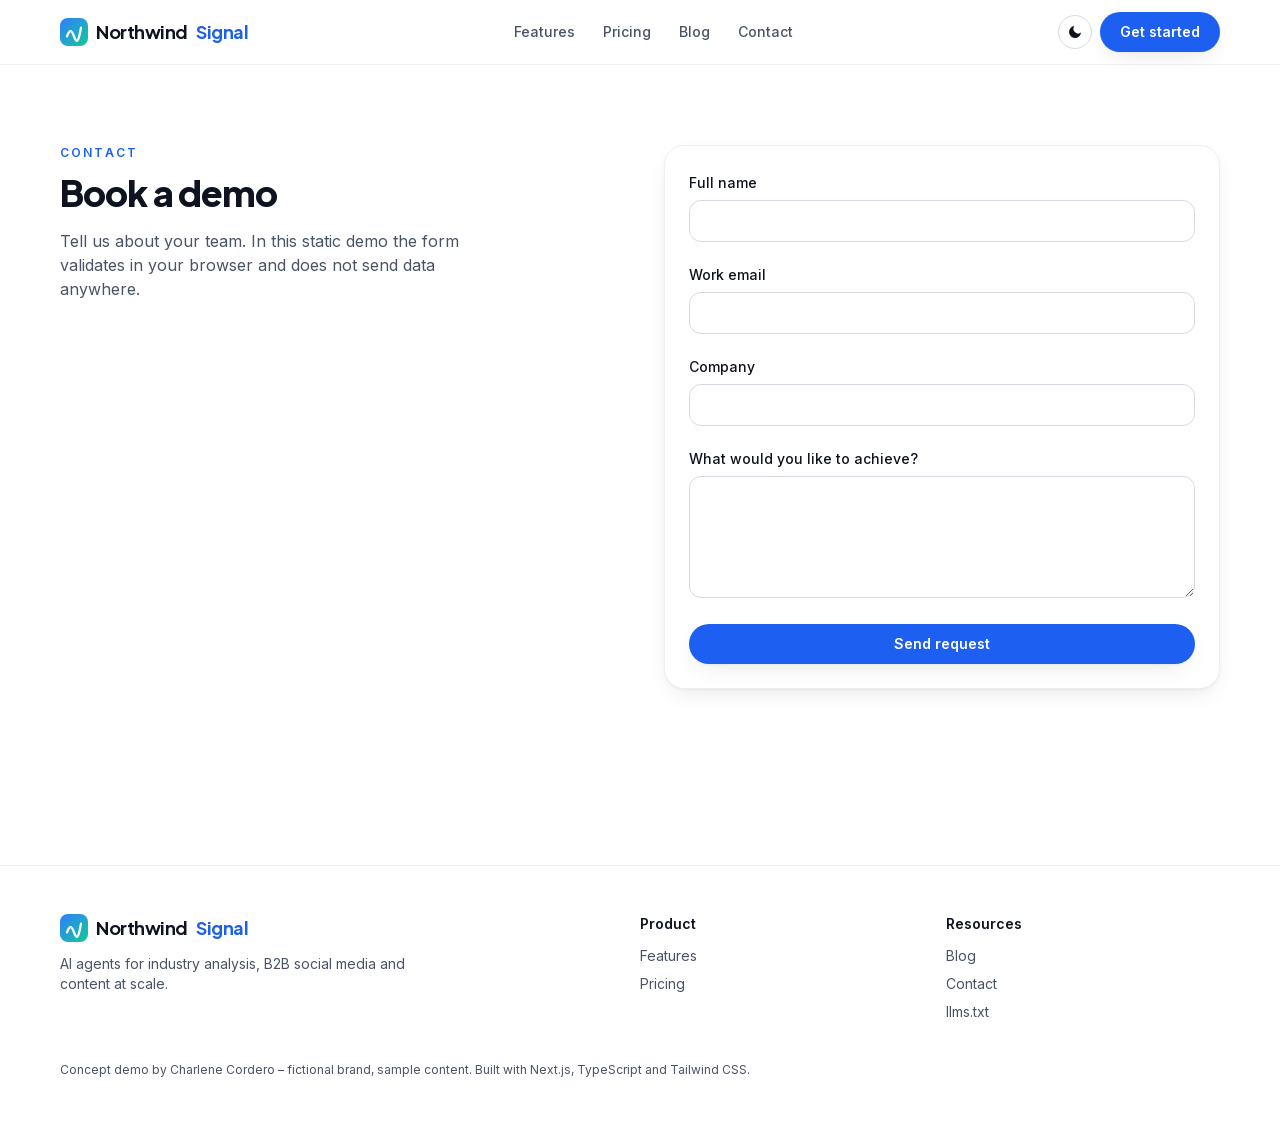
<file: contact/index.html>
<!DOCTYPE html><!--hwxUHbeWCiy0GC_upa6aJ--><html lang="en" class="__variable_d8ebd1 __variable_4b2068"><head><meta charSet="utf-8"/><meta name="viewport" content="width=device-width, initial-scale=1"/><link rel="preload" href="/_next/static/media/636a5ac981f94f8b-s.p.woff2" as="font" crossorigin="" type="font/woff2"/><link rel="preload" href="/_next/static/media/e4af272ccee01ff0-s.p.woff2" as="font" crossorigin="" type="font/woff2"/><link rel="stylesheet" href="/_next/static/css/245930dc6baac23c.css" data-precedence="next"/><link rel="preload" as="script" fetchPriority="low" href="/_next/static/chunks/webpack-8cf23d0625620f27.js"/><script src="/_next/static/chunks/4bd1b696-c023c6e3521b1417.js" async=""></script><script src="/_next/static/chunks/255-a7ba4d37dca2f1fa.js" async=""></script><script src="/_next/static/chunks/main-app-a3f47698c157e9fd.js" async=""></script><script src="/_next/static/chunks/619-ba102abea3e3d0e4.js" async=""></script><script src="/_next/static/chunks/app/page-9ec87a05d8a4d06b.js" async=""></script><script src="/_next/static/chunks/app/layout-b99ebed93abadaa8.js" async=""></script><script src="/_next/static/chunks/app/contact/page-0da1291b34a1314d.js" async=""></script><meta name="next-size-adjust" content=""/><meta name="theme-color" media="(prefers-color-scheme: light)" content="#ffffff"/><meta name="theme-color" media="(prefers-color-scheme: dark)" content="#080a12"/><title>Contact | Northwind Signal</title><meta name="description" content="Book a demo of the Northwind Signal concept platform."/><meta name="application-name" content="Northwind Signal"/><meta name="author" content="Charlene Cordero"/><meta name="robots" content="index, follow"/><link rel="canonical" href="https://chai-nextjs-demo.pages.dev/contact/"/><meta property="og:title" content="Contact | Northwind Signal"/><meta property="og:description" content="Book a demo of the Northwind Signal concept platform."/><meta property="og:url" content="https://chai-nextjs-demo.pages.dev/contact/"/><meta property="og:site_name" content="Northwind Signal"/><meta property="og:image" content="https://chai-nextjs-demo.pages.dev/og.svg"/><meta property="og:image:width" content="1200"/><meta property="og:image:height" content="630"/><meta property="og:image:alt" content="Northwind Signal concept demo"/><meta property="og:type" content="website"/><meta name="twitter:card" content="summary_large_image"/><meta name="twitter:title" content="Contact"/><meta name="twitter:description" content="Book a demo of the Northwind Signal concept platform."/><meta name="twitter:image" content="https://chai-nextjs-demo.pages.dev/og.svg"/><meta name="twitter:image:width" content="1200"/><meta name="twitter:image:height" content="630"/><meta name="twitter:image:alt" content="Northwind Signal concept demo"/><link rel="icon" href="/favicon.svg"/><script>try{var t=localStorage.getItem('theme');if(t==='dark'||(!t&&matchMedia('(prefers-color-scheme: dark)').matches))document.documentElement.classList.add('dark')}catch(e){}</script><script src="/_next/static/chunks/polyfills-42372ed130431b0a.js" noModule=""></script></head><body class="font-sans"><div hidden=""><!--$--><!--/$--></div><script type="application/ld+json">{"@context":"https://schema.org","@type":"Organization","name":"Northwind Signal","url":"https://chai-nextjs-demo.pages.dev","logo":"https://chai-nextjs-demo.pages.dev/favicon.svg","description":"Northwind Signal is a fictional AI marketing platform: agents for industry analysis, B2B social media management and on-brand content generation at scale."}</script><header class="sticky top-0 z-40 border-b border-ink-100/80 bg-white/80 backdrop-blur dark:border-ink-800/80 dark:bg-ink-950/80"><a href="#main" class="sr-only focus:not-sr-only focus:absolute focus:left-4 focus:top-3 focus:z-50 btn-primary">Skip to content</a><div class="container flex h-16 items-center justify-between gap-4"><a aria-label="Northwind Signal home" href="/"><span class="flex items-center gap-2 font-display text-lg font-bold tracking-tight"><svg width="28" height="28" viewBox="0 0 32 32" aria-hidden="true"><defs><linearGradient id="lg" x1="0" y1="0" x2="1" y2="1"><stop offset="0" stop-color="#2f7dff"></stop><stop offset="1" stop-color="#14c99a"></stop></linearGradient></defs><rect width="32" height="32" rx="9" fill="url(#lg)"></rect><path d="M8 21c3-8 5-8 8 0s5 8 8-10" stroke="#fff" stroke-width="2.6" fill="none" stroke-linecap="round"></path></svg>Northwind<span class="text-brand-600 dark:text-brand-300">Signal</span></span></a><nav aria-label="Main" class="hidden md:block"><ul class="flex gap-7 text-sm font-medium"><li><a class="muted hover:text-ink-900 dark:hover:text-white" href="/features/">Features</a></li><li><a class="muted hover:text-ink-900 dark:hover:text-white" href="/pricing/">Pricing</a></li><li><a class="muted hover:text-ink-900 dark:hover:text-white" href="/blog/">Blog</a></li><li><a class="muted hover:text-ink-900 dark:hover:text-white" href="/contact/">Contact</a></li></ul></nav><div class="flex items-center gap-2"><button type="button" aria-label="Toggle dark mode" class="rounded-full border border-ink-200 p-2 hover:bg-ink-50 dark:border-ink-800 dark:hover:bg-ink-900"><svg class="h-4 w-4 dark:hidden" viewBox="0 0 24 24" fill="currentColor" aria-hidden="true"><path d="M21 12.8A9 9 0 1111.2 3a7 7 0 009.8 9.8z"></path></svg><svg class="hidden h-4 w-4 dark:block" viewBox="0 0 24 24" fill="none" stroke="currentColor" stroke-width="2" aria-hidden="true"><circle cx="12" cy="12" r="4"></circle><path d="M12 2v2M12 20v2M4.9 4.9l1.4 1.4M17.7 17.7l1.4 1.4M2 12h2M20 12h2M4.9 19.1l1.4-1.4M17.7 6.3l1.4-1.4"></path></svg></button><a class="btn-primary hidden sm:inline-flex" href="/pricing/">Get started</a></div></div><nav aria-label="Mobile" class="border-t border-ink-100 md:hidden dark:border-ink-800"><ul class="container flex justify-between py-2 text-sm font-medium"><li><a class="muted px-1 py-2 inline-block" href="/features/">Features</a></li><li><a class="muted px-1 py-2 inline-block" href="/pricing/">Pricing</a></li><li><a class="muted px-1 py-2 inline-block" href="/blog/">Blog</a></li><li><a class="muted px-1 py-2 inline-block" href="/contact/">Contact</a></li></ul></nav></header><main id="main"><section class="container grid gap-12 py-20 lg:grid-cols-2"><div><p class="eyebrow">Contact</p><h1 class="mt-3 font-display text-4xl font-extrabold tracking-tight">Book a demo</h1><p class="muted mt-4 max-w-md">Tell us about your team. In this static demo the form validates in your browser and does not send data anywhere.</p></div><form noValidate="" class="card space-y-5" aria-label="Book a demo"><div><label for="name" class="text-sm font-medium">Full name</label><input id="name" type="text" autoComplete="name" aria-invalid="false" class="mt-1.5 w-full rounded-xl border border-ink-200 bg-white px-4 py-2.5 text-sm dark:border-ink-800 dark:bg-ink-900" name="name"/></div><div><label for="email" class="text-sm font-medium">Work email</label><input id="email" type="email" autoComplete="email" aria-invalid="false" class="mt-1.5 w-full rounded-xl border border-ink-200 bg-white px-4 py-2.5 text-sm dark:border-ink-800 dark:bg-ink-900" name="email"/></div><div><label for="company" class="text-sm font-medium">Company</label><input id="company" type="text" autoComplete="organization" aria-invalid="false" class="mt-1.5 w-full rounded-xl border border-ink-200 bg-white px-4 py-2.5 text-sm dark:border-ink-800 dark:bg-ink-900" name="company"/></div><div><label for="message" class="text-sm font-medium">What would you like to achieve?</label><textarea id="message" name="message" rows="5" aria-invalid="false" class="mt-1.5 w-full rounded-xl border border-ink-200 bg-white px-4 py-2.5 text-sm dark:border-ink-800 dark:bg-ink-900"></textarea></div><button type="submit" class="btn-primary w-full">Send request</button></form></section><!--$--><!--/$--></main><footer class="mt-24 border-t border-ink-100 py-12 dark:border-ink-800"><div class="container grid gap-8 sm:grid-cols-[2fr_1fr_1fr]"><div><span class="flex items-center gap-2 font-display text-lg font-bold tracking-tight"><svg width="28" height="28" viewBox="0 0 32 32" aria-hidden="true"><defs><linearGradient id="lg" x1="0" y1="0" x2="1" y2="1"><stop offset="0" stop-color="#2f7dff"></stop><stop offset="1" stop-color="#14c99a"></stop></linearGradient></defs><rect width="32" height="32" rx="9" fill="url(#lg)"></rect><path d="M8 21c3-8 5-8 8 0s5 8 8-10" stroke="#fff" stroke-width="2.6" fill="none" stroke-linecap="round"></path></svg>Northwind<span class="text-brand-600 dark:text-brand-300">Signal</span></span><p class="muted mt-3 max-w-sm text-sm">AI agents for industry analysis, B2B social media and content at scale.</p></div><nav aria-label="Product"><h2 class="text-sm font-semibold">Product</h2><ul class="muted mt-3 space-y-2 text-sm"><li><a href="/features/">Features</a></li><li><a href="/pricing/">Pricing</a></li></ul></nav><nav aria-label="Company"><h2 class="text-sm font-semibold">Resources</h2><ul class="muted mt-3 space-y-2 text-sm"><li><a href="/blog/">Blog</a></li><li><a href="/contact/">Contact</a></li><li><a href="/llms.txt">llms.txt</a></li></ul></nav></div><p class="container mt-10 text-xs muted">Concept demo by Charlene Cordero – fictional brand, sample content. Built with Next.js, TypeScript and Tailwind CSS.</p></footer><script src="/_next/static/chunks/webpack-8cf23d0625620f27.js" id="_R_" async=""></script><script>(self.__next_f=self.__next_f||[]).push([0])</script><script>self.__next_f.push([1,"1:\"$Sreact.fragment\"\n2:I[2619,[\"619\",\"static/chunks/619-ba102abea3e3d0e4.js\",\"974\",\"static/chunks/app/page-9ec87a05d8a4d06b.js\"],\"\"]\n3:I[6621,[\"619\",\"static/chunks/619-ba102abea3e3d0e4.js\",\"177\",\"static/chunks/app/layout-b99ebed93abadaa8.js\"],\"default\"]\n4:I[9766,[],\"\"]\n5:I[8924,[],\"\"]\nb:I[7150,[],\"\"]\n:HL[\"/_next/static/media/636a5ac981f94f8b-s.p.woff2\",\"font\",{\"crossOrigin\":\"\",\"type\":\"font/woff2\"}]\n:HL[\"/_next/static/media/e4af272ccee01ff0-s.p.woff2\",\"font\",{\"crossOrigin\":\"\",\"type\":\"font/woff2\"}]\n:HL[\"/_next/static/css/245930dc6baac23c.css\",\"style\"]\n"])</script><script>self.__next_f.push([1,"0:{\"P\":null,\"b\":\"hwxUHbeWCiy0GC_upa6aJ\",\"p\":\"\",\"c\":[\"\",\"contact\",\"\"],\"i\":false,\"f\":[[[\"\",{\"children\":[\"contact\",{\"children\":[\"__PAGE__\",{}]}]},\"$undefined\",\"$undefined\",true],[\"\",[\"$\",\"$1\",\"c\",{\"children\":[[[\"$\",\"link\",\"0\",{\"rel\":\"stylesheet\",\"href\":\"/_next/static/css/245930dc6baac23c.css\",\"precedence\":\"next\",\"crossOrigin\":\"$undefined\",\"nonce\":\"$undefined\"}]],[\"$\",\"html\",null,{\"lang\":\"en\",\"className\":\"__variable_d8ebd1 __variable_4b2068\",\"suppressHydrationWarning\":true,\"children\":[[\"$\",\"head\",null,{\"children\":[\"$\",\"script\",null,{\"dangerouslySetInnerHTML\":{\"__html\":\"try{var t=localStorage.getItem('theme');if(t==='dark'||(!t\u0026\u0026matchMedia('(prefers-color-scheme: dark)').matches))document.documentElement.classList.add('dark')}catch(e){}\"}}]}],[\"$\",\"body\",null,{\"className\":\"font-sans\",\"children\":[[\"$\",\"script\",null,{\"type\":\"application/ld+json\",\"dangerouslySetInnerHTML\":{\"__html\":\"{\\\"@context\\\":\\\"https://schema.org\\\",\\\"@type\\\":\\\"Organization\\\",\\\"name\\\":\\\"Northwind Signal\\\",\\\"url\\\":\\\"https://chai-nextjs-demo.pages.dev\\\",\\\"logo\\\":\\\"https://chai-nextjs-demo.pages.dev/favicon.svg\\\",\\\"description\\\":\\\"Northwind Signal is a fictional AI marketing platform: agents for industry analysis, B2B social media management and on-brand content generation at scale.\\\"}\"}}],[\"$\",\"header\",null,{\"className\":\"sticky top-0 z-40 border-b border-ink-100/80 bg-white/80 backdrop-blur dark:border-ink-800/80 dark:bg-ink-950/80\",\"children\":[[\"$\",\"a\",null,{\"href\":\"#main\",\"className\":\"sr-only focus:not-sr-only focus:absolute focus:left-4 focus:top-3 focus:z-50 btn-primary\",\"children\":\"Skip to content\"}],[\"$\",\"div\",null,{\"className\":\"container flex h-16 items-center justify-between gap-4\",\"children\":[[\"$\",\"$L2\",null,{\"href\":\"/\",\"aria-label\":\"Northwind Signal home\",\"children\":[\"$\",\"span\",null,{\"className\":\"flex items-center gap-2 font-display text-lg font-bold tracking-tight\",\"children\":[[\"$\",\"svg\",null,{\"width\":\"28\",\"height\":\"28\",\"viewBox\":\"0 0 32 32\",\"aria-hidden\":\"true\",\"children\":[[\"$\",\"defs\",null,{\"children\":[\"$\",\"linearGradient\",null,{\"id\":\"lg\",\"x1\":\"0\",\"y1\":\"0\",\"x2\":\"1\",\"y2\":\"1\",\"children\":[[\"$\",\"stop\",null,{\"offset\":\"0\",\"stopColor\":\"#2f7dff\"}],[\"$\",\"stop\",null,{\"offset\":\"1\",\"stopColor\":\"#14c99a\"}]]}]}],[\"$\",\"rect\",null,{\"width\":\"32\",\"height\":\"32\",\"rx\":\"9\",\"fill\":\"url(#lg)\"}],[\"$\",\"path\",null,{\"d\":\"M8 21c3-8 5-8 8 0s5 8 8-10\",\"stroke\":\"#fff\",\"strokeWidth\":\"2.6\",\"fill\":\"none\",\"strokeLinecap\":\"round\"}]]}],\"Northwind\",[\"$\",\"span\",null,{\"className\":\"text-brand-600 dark:text-brand-300\",\"children\":\"Signal\"}]]}]}],[\"$\",\"nav\",null,{\"aria-label\":\"Main\",\"className\":\"hidden md:block\",\"children\":[\"$\",\"ul\",null,{\"className\":\"flex gap-7 text-sm font-medium\",\"children\":[[\"$\",\"li\",\"/features/\",{\"children\":[\"$\",\"$L2\",null,{\"className\":\"muted hover:text-ink-900 dark:hover:text-white\",\"href\":\"/features/\",\"children\":\"Features\"}]}],[\"$\",\"li\",\"/pricing/\",{\"children\":[\"$\",\"$L2\",null,{\"className\":\"muted hover:text-ink-900 dark:hover:text-white\",\"href\":\"/pricing/\",\"children\":\"Pricing\"}]}],[\"$\",\"li\",\"/blog/\",{\"children\":[\"$\",\"$L2\",null,{\"className\":\"muted hover:text-ink-900 dark:hover:text-white\",\"href\":\"/blog/\",\"children\":\"Blog\"}]}],[\"$\",\"li\",\"/contact/\",{\"children\":[\"$\",\"$L2\",null,{\"className\":\"muted hover:text-ink-900 dark:hover:text-white\",\"href\":\"/contact/\",\"children\":\"Contact\"}]}]]}]}],[\"$\",\"div\",null,{\"className\":\"flex items-center gap-2\",\"children\":[[\"$\",\"$L3\",null,{}],[\"$\",\"$L2\",null,{\"href\":\"/pricing/\",\"className\":\"btn-primary hidden sm:inline-flex\",\"children\":\"Get started\"}]]}]]}],[\"$\",\"nav\",null,{\"aria-label\":\"Mobile\",\"className\":\"border-t border-ink-100 md:hidden dark:border-ink-800\",\"children\":[\"$\",\"ul\",null,{\"className\":\"container flex justify-between py-2 text-sm font-medium\",\"children\":[[\"$\",\"li\",\"/features/\",{\"children\":[\"$\",\"$L2\",null,{\"className\":\"muted px-1 py-2 inline-block\",\"href\":\"/features/\",\"children\":\"Features\"}]}],[\"$\",\"li\",\"/pricing/\",{\"children\":[\"$\",\"$L2\",null,{\"className\":\"muted px-1 py-2 inline-block\",\"href\":\"/pricing/\",\"children\":\"Pricing\"}]}],[\"$\",\"li\",\"/blog/\",{\"children\":[\"$\",\"$L2\",null,{\"className\":\"muted px-1 py-2 inline-block\",\"href\":\"/blog/\",\"children\":\"Blog\"}]}],[\"$\",\"li\",\"/contact/\",{\"children\":[\"$\",\"$L2\",null,{\"className\":\"muted px-1 py-2 inline-block\",\"href\":\"/contact/\",\"children\":\"Contact\"}]}]]}]}]]}],[\"$\",\"main\",null,{\"id\":\"main\",\"children\":[\"$\",\"$L4\",null,{\"parallelRouterKey\":\"children\",\"error\":\"$undefined\",\"errorStyles\":\"$undefined\",\"errorScripts\":\"$undefined\",\"template\":[\"$\",\"$L5\",null,{}],\"templateStyles\":\"$undefined\",\"templateScripts\":\"$undefined\",\"notFound\":[[[\"$\",\"title\",null,{\"children\":\"404: This page could not be found.\"}],\"$L6\"],[]],\"forbidden\":\"$undefined\",\"unauthorized\":\"$undefined\"}]}],\"$L7\"]}]]}]]}],{\"children\":[\"contact\",\"$L8\",{\"children\":[\"__PAGE__\",\"$L9\",{},null,false]},null,false]},null,false],\"$La\",false]],\"m\":\"$undefined\",\"G\":[\"$b\",[]],\"s\":false,\"S\":true}\n"])</script><script>self.__next_f.push([1,"c:I[2530,[\"977\",\"static/chunks/app/contact/page-0da1291b34a1314d.js\"],\"default\"]\nd:I[4431,[],\"OutletBoundary\"]\nf:I[5278,[],\"AsyncMetadataOutlet\"]\n11:I[4431,[],\"ViewportBoundary\"]\n13:I[4431,[],\"MetadataBoundary\"]\n14:\"$Sreact.suspense\"\n"])</script><script>self.__next_f.push([1,"6:[\"$\",\"div\",null,{\"style\":{\"fontFamily\":\"system-ui,\\\"Segoe UI\\\",Roboto,Helvetica,Arial,sans-serif,\\\"Apple Color Emoji\\\",\\\"Segoe UI Emoji\\\"\",\"height\":\"100vh\",\"textAlign\":\"center\",\"display\":\"flex\",\"flexDirection\":\"column\",\"alignItems\":\"center\",\"justifyContent\":\"center\"},\"children\":[\"$\",\"div\",null,{\"children\":[[\"$\",\"style\",null,{\"dangerouslySetInnerHTML\":{\"__html\":\"body{color:#000;background:#fff;margin:0}.next-error-h1{border-right:1px solid rgba(0,0,0,.3)}@media (prefers-color-scheme:dark){body{color:#fff;background:#000}.next-error-h1{border-right:1px solid rgba(255,255,255,.3)}}\"}}],[\"$\",\"h1\",null,{\"className\":\"next-error-h1\",\"style\":{\"display\":\"inline-block\",\"margin\":\"0 20px 0 0\",\"padding\":\"0 23px 0 0\",\"fontSize\":24,\"fontWeight\":500,\"verticalAlign\":\"top\",\"lineHeight\":\"49px\"},\"children\":404}],[\"$\",\"div\",null,{\"style\":{\"display\":\"inline-block\"},\"children\":[\"$\",\"h2\",null,{\"style\":{\"fontSize\":14,\"fontWeight\":400,\"lineHeight\":\"49px\",\"margin\":0},\"children\":\"This page could not be found.\"}]}]]}]}]\n"])</script><script>self.__next_f.push([1,"7:[\"$\",\"footer\",null,{\"className\":\"mt-24 border-t border-ink-100 py-12 dark:border-ink-800\",\"children\":[[\"$\",\"div\",null,{\"className\":\"container grid gap-8 sm:grid-cols-[2fr_1fr_1fr]\",\"children\":[[\"$\",\"div\",null,{\"children\":[[\"$\",\"span\",null,{\"className\":\"flex items-center gap-2 font-display text-lg font-bold tracking-tight\",\"children\":[[\"$\",\"svg\",null,{\"width\":\"28\",\"height\":\"28\",\"viewBox\":\"0 0 32 32\",\"aria-hidden\":\"true\",\"children\":[[\"$\",\"defs\",null,{\"children\":[\"$\",\"linearGradient\",null,{\"id\":\"lg\",\"x1\":\"0\",\"y1\":\"0\",\"x2\":\"1\",\"y2\":\"1\",\"children\":[[\"$\",\"stop\",null,{\"offset\":\"0\",\"stopColor\":\"#2f7dff\"}],[\"$\",\"stop\",null,{\"offset\":\"1\",\"stopColor\":\"#14c99a\"}]]}]}],[\"$\",\"rect\",null,{\"width\":\"32\",\"height\":\"32\",\"rx\":\"9\",\"fill\":\"url(#lg)\"}],[\"$\",\"path\",null,{\"d\":\"M8 21c3-8 5-8 8 0s5 8 8-10\",\"stroke\":\"#fff\",\"strokeWidth\":\"2.6\",\"fill\":\"none\",\"strokeLinecap\":\"round\"}]]}],\"Northwind\",[\"$\",\"span\",null,{\"className\":\"text-brand-600 dark:text-brand-300\",\"children\":\"Signal\"}]]}],[\"$\",\"p\",null,{\"className\":\"muted mt-3 max-w-sm text-sm\",\"children\":\"AI agents for industry analysis, B2B social media and content at scale.\"}]]}],[\"$\",\"nav\",null,{\"aria-label\":\"Product\",\"children\":[[\"$\",\"h2\",null,{\"className\":\"text-sm font-semibold\",\"children\":\"Product\"}],[\"$\",\"ul\",null,{\"className\":\"muted mt-3 space-y-2 text-sm\",\"children\":[[\"$\",\"li\",null,{\"children\":[\"$\",\"$L2\",null,{\"href\":\"/features/\",\"children\":\"Features\"}]}],[\"$\",\"li\",null,{\"children\":[\"$\",\"$L2\",null,{\"href\":\"/pricing/\",\"children\":\"Pricing\"}]}]]}]]}],[\"$\",\"nav\",null,{\"aria-label\":\"Company\",\"children\":[[\"$\",\"h2\",null,{\"className\":\"text-sm font-semibold\",\"children\":\"Resources\"}],[\"$\",\"ul\",null,{\"className\":\"muted mt-3 space-y-2 text-sm\",\"children\":[[\"$\",\"li\",null,{\"children\":[\"$\",\"$L2\",null,{\"href\":\"/blog/\",\"children\":\"Blog\"}]}],[\"$\",\"li\",null,{\"children\":[\"$\",\"$L2\",null,{\"href\":\"/contact/\",\"children\":\"Contact\"}]}],[\"$\",\"li\",null,{\"children\":[\"$\",\"a\",null,{\"href\":\"/llms.txt\",\"children\":\"llms.txt\"}]}]]}]]}]]}],[\"$\",\"p\",null,{\"className\":\"container mt-10 text-xs muted\",\"children\":\"Concept demo by Charlene Cordero – fictional brand, sample content. Built with Next.js, TypeScript and Tailwind CSS.\"}]]}]\n"])</script><script>self.__next_f.push([1,"8:[\"$\",\"$1\",\"c\",{\"children\":[null,[\"$\",\"$L4\",null,{\"parallelRouterKey\":\"children\",\"error\":\"$undefined\",\"errorStyles\":\"$undefined\",\"errorScripts\":\"$undefined\",\"template\":[\"$\",\"$L5\",null,{}],\"templateStyles\":\"$undefined\",\"templateScripts\":\"$undefined\",\"notFound\":\"$undefined\",\"forbidden\":\"$undefined\",\"unauthorized\":\"$undefined\"}]]}]\n9:[\"$\",\"$1\",\"c\",{\"children\":[[\"$\",\"section\",null,{\"className\":\"container grid gap-12 py-20 lg:grid-cols-2\",\"children\":[[\"$\",\"div\",null,{\"children\":[[\"$\",\"p\",null,{\"className\":\"eyebrow\",\"children\":\"Contact\"}],[\"$\",\"h1\",null,{\"className\":\"mt-3 font-display text-4xl font-extrabold tracking-tight\",\"children\":\"Book a demo\"}],[\"$\",\"p\",null,{\"className\":\"muted mt-4 max-w-md\",\"children\":\"Tell us about your team. In this static demo the form validates in your browser and does not send data anywhere.\"}]]}],[\"$\",\"$Lc\",null,{}]]}],null,[\"$\",\"$Ld\",null,{\"children\":[\"$Le\",[\"$\",\"$Lf\",null,{\"promise\":\"$@10\"}]]}]]}]\na:[\"$\",\"$1\",\"h\",{\"children\":[null,[[\"$\",\"$L11\",null,{\"children\":\"$L12\"}],[\"$\",\"meta\",null,{\"name\":\"next-size-adjust\",\"content\":\"\"}]],[\"$\",\"$L13\",null,{\"children\":[\"$\",\"div\",null,{\"hidden\":true,\"children\":[\"$\",\"$14\",null,{\"fallback\":null,\"children\":\"$L15\"}]}]}]]}]\n"])</script><script>self.__next_f.push([1,"12:[[\"$\",\"meta\",\"0\",{\"charSet\":\"utf-8\"}],[\"$\",\"meta\",\"1\",{\"name\":\"viewport\",\"content\":\"width=device-width, initial-scale=1\"}],[\"$\",\"meta\",\"2\",{\"name\":\"theme-color\",\"media\":\"(prefers-color-scheme: light)\",\"content\":\"#ffffff\"}],[\"$\",\"meta\",\"3\",{\"name\":\"theme-color\",\"media\":\"(prefers-color-scheme: dark)\",\"content\":\"#080a12\"}]]\ne:null\n"])</script><script>self.__next_f.push([1,"16:I[622,[],\"IconMark\"]\n"])</script><script>self.__next_f.push([1,"10:{\"metadata\":[[\"$\",\"title\",\"0\",{\"children\":\"Contact | Northwind Signal\"}],[\"$\",\"meta\",\"1\",{\"name\":\"description\",\"content\":\"Book a demo of the Northwind Signal concept platform.\"}],[\"$\",\"meta\",\"2\",{\"name\":\"application-name\",\"content\":\"Northwind Signal\"}],[\"$\",\"meta\",\"3\",{\"name\":\"author\",\"content\":\"Charlene Cordero\"}],[\"$\",\"meta\",\"4\",{\"name\":\"robots\",\"content\":\"index, follow\"}],[\"$\",\"link\",\"5\",{\"rel\":\"canonical\",\"href\":\"https://chai-nextjs-demo.pages.dev/contact/\"}],[\"$\",\"meta\",\"6\",{\"property\":\"og:title\",\"content\":\"Contact | Northwind Signal\"}],[\"$\",\"meta\",\"7\",{\"property\":\"og:description\",\"content\":\"Book a demo of the Northwind Signal concept platform.\"}],[\"$\",\"meta\",\"8\",{\"property\":\"og:url\",\"content\":\"https://chai-nextjs-demo.pages.dev/contact/\"}],[\"$\",\"meta\",\"9\",{\"property\":\"og:site_name\",\"content\":\"Northwind Signal\"}],[\"$\",\"meta\",\"10\",{\"property\":\"og:image\",\"content\":\"https://chai-nextjs-demo.pages.dev/og.svg\"}],[\"$\",\"meta\",\"11\",{\"property\":\"og:image:width\",\"content\":\"1200\"}],[\"$\",\"meta\",\"12\",{\"property\":\"og:image:height\",\"content\":\"630\"}],[\"$\",\"meta\",\"13\",{\"property\":\"og:image:alt\",\"content\":\"Northwind Signal concept demo\"}],[\"$\",\"meta\",\"14\",{\"property\":\"og:type\",\"content\":\"website\"}],[\"$\",\"meta\",\"15\",{\"name\":\"twitter:card\",\"content\":\"summary_large_image\"}],[\"$\",\"meta\",\"16\",{\"name\":\"twitter:title\",\"content\":\"Contact\"}],[\"$\",\"meta\",\"17\",{\"name\":\"twitter:description\",\"content\":\"Book a demo of the Northwind Signal concept platform.\"}],[\"$\",\"meta\",\"18\",{\"name\":\"twitter:image\",\"content\":\"https://chai-nextjs-demo.pages.dev/og.svg\"}],[\"$\",\"meta\",\"19\",{\"name\":\"twitter:image:width\",\"content\":\"1200\"}],[\"$\",\"meta\",\"20\",{\"name\":\"twitter:image:height\",\"content\":\"630\"}],[\"$\",\"meta\",\"21\",{\"name\":\"twitter:image:alt\",\"content\":\"Northwind Signal concept demo\"}],[\"$\",\"link\",\"22\",{\"rel\":\"icon\",\"href\":\"/favicon.svg\"}],[\"$\",\"$L16\",\"23\",{}]],\"error\":null,\"digest\":\"$undefined\"}\n"])</script><script>self.__next_f.push([1,"15:\"$10:metadata\"\n"])</script></body></html>
</file>
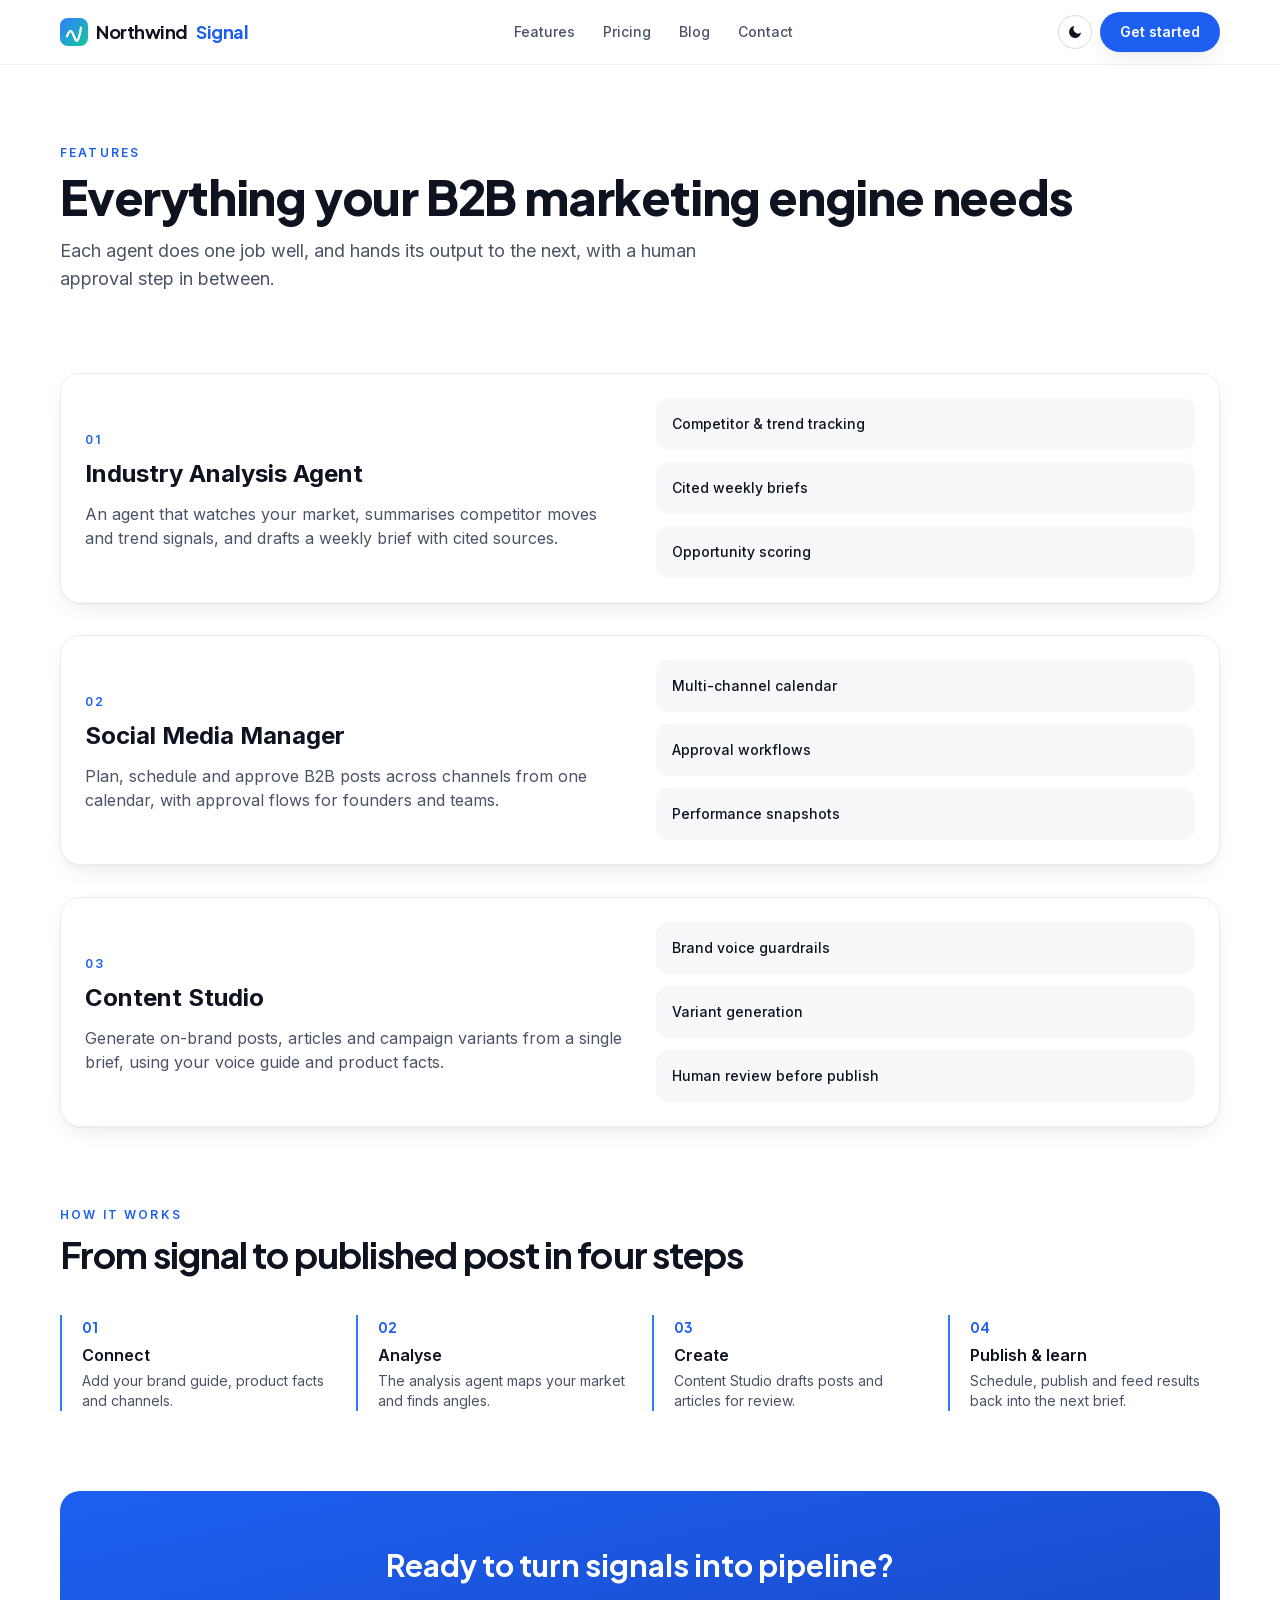
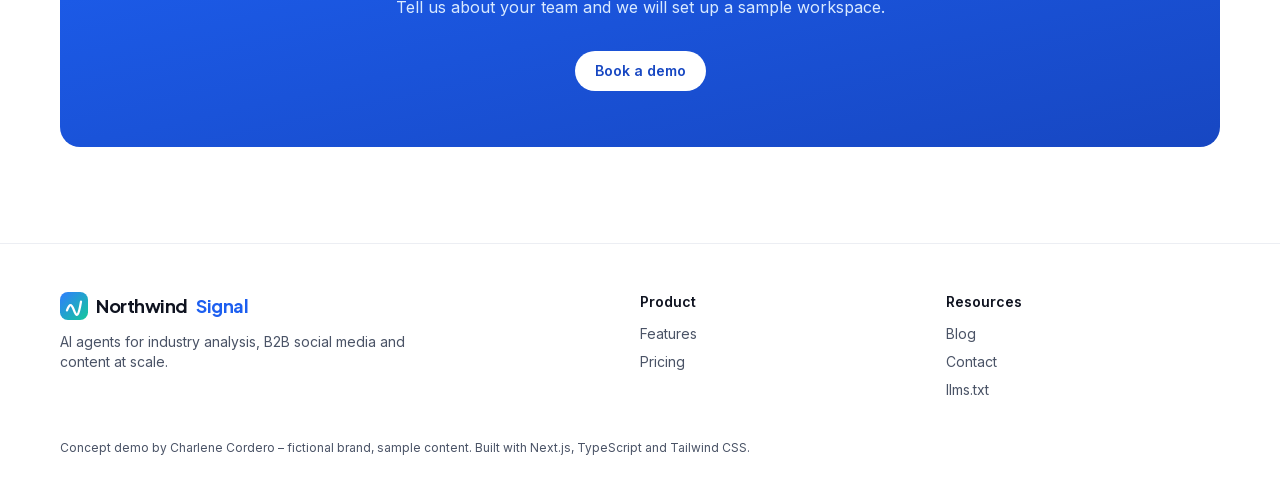
<file: features/index.html>
<!DOCTYPE html><!--hwxUHbeWCiy0GC_upa6aJ--><html lang="en" class="__variable_d8ebd1 __variable_4b2068"><head><meta charSet="utf-8"/><meta name="viewport" content="width=device-width, initial-scale=1"/><link rel="preload" href="/_next/static/media/636a5ac981f94f8b-s.p.woff2" as="font" crossorigin="" type="font/woff2"/><link rel="preload" href="/_next/static/media/e4af272ccee01ff0-s.p.woff2" as="font" crossorigin="" type="font/woff2"/><link rel="stylesheet" href="/_next/static/css/245930dc6baac23c.css" data-precedence="next"/><link rel="preload" as="script" fetchPriority="low" href="/_next/static/chunks/webpack-8cf23d0625620f27.js"/><script src="/_next/static/chunks/4bd1b696-c023c6e3521b1417.js" async=""></script><script src="/_next/static/chunks/255-a7ba4d37dca2f1fa.js" async=""></script><script src="/_next/static/chunks/main-app-a3f47698c157e9fd.js" async=""></script><script src="/_next/static/chunks/619-ba102abea3e3d0e4.js" async=""></script><script src="/_next/static/chunks/app/features/page-9ec87a05d8a4d06b.js" async=""></script><script src="/_next/static/chunks/app/layout-b99ebed93abadaa8.js" async=""></script><meta name="next-size-adjust" content=""/><meta name="theme-color" media="(prefers-color-scheme: light)" content="#ffffff"/><meta name="theme-color" media="(prefers-color-scheme: dark)" content="#080a12"/><title>Features | Northwind Signal</title><meta name="description" content="Industry Analysis Agent, Social Media Manager and Content Studio: the three agents inside Northwind Signal."/><meta name="application-name" content="Northwind Signal"/><meta name="author" content="Charlene Cordero"/><meta name="robots" content="index, follow"/><link rel="canonical" href="https://chai-nextjs-demo.pages.dev/features/"/><meta property="og:title" content="Features | Northwind Signal"/><meta property="og:description" content="Industry Analysis Agent, Social Media Manager and Content Studio: the three agents inside Northwind Signal."/><meta property="og:url" content="https://chai-nextjs-demo.pages.dev/features/"/><meta property="og:site_name" content="Northwind Signal"/><meta property="og:image" content="https://chai-nextjs-demo.pages.dev/og.svg"/><meta property="og:image:width" content="1200"/><meta property="og:image:height" content="630"/><meta property="og:image:alt" content="Northwind Signal concept demo"/><meta property="og:type" content="website"/><meta name="twitter:card" content="summary_large_image"/><meta name="twitter:title" content="Features"/><meta name="twitter:description" content="Industry Analysis Agent, Social Media Manager and Content Studio: the three agents inside Northwind Signal."/><meta name="twitter:image" content="https://chai-nextjs-demo.pages.dev/og.svg"/><meta name="twitter:image:width" content="1200"/><meta name="twitter:image:height" content="630"/><meta name="twitter:image:alt" content="Northwind Signal concept demo"/><link rel="icon" href="/favicon.svg"/><script>try{var t=localStorage.getItem('theme');if(t==='dark'||(!t&&matchMedia('(prefers-color-scheme: dark)').matches))document.documentElement.classList.add('dark')}catch(e){}</script><script src="/_next/static/chunks/polyfills-42372ed130431b0a.js" noModule=""></script></head><body class="font-sans"><div hidden=""><!--$--><!--/$--></div><script type="application/ld+json">{"@context":"https://schema.org","@type":"Organization","name":"Northwind Signal","url":"https://chai-nextjs-demo.pages.dev","logo":"https://chai-nextjs-demo.pages.dev/favicon.svg","description":"Northwind Signal is a fictional AI marketing platform: agents for industry analysis, B2B social media management and on-brand content generation at scale."}</script><header class="sticky top-0 z-40 border-b border-ink-100/80 bg-white/80 backdrop-blur dark:border-ink-800/80 dark:bg-ink-950/80"><a href="#main" class="sr-only focus:not-sr-only focus:absolute focus:left-4 focus:top-3 focus:z-50 btn-primary">Skip to content</a><div class="container flex h-16 items-center justify-between gap-4"><a aria-label="Northwind Signal home" href="/"><span class="flex items-center gap-2 font-display text-lg font-bold tracking-tight"><svg width="28" height="28" viewBox="0 0 32 32" aria-hidden="true"><defs><linearGradient id="lg" x1="0" y1="0" x2="1" y2="1"><stop offset="0" stop-color="#2f7dff"></stop><stop offset="1" stop-color="#14c99a"></stop></linearGradient></defs><rect width="32" height="32" rx="9" fill="url(#lg)"></rect><path d="M8 21c3-8 5-8 8 0s5 8 8-10" stroke="#fff" stroke-width="2.6" fill="none" stroke-linecap="round"></path></svg>Northwind<span class="text-brand-600 dark:text-brand-300">Signal</span></span></a><nav aria-label="Main" class="hidden md:block"><ul class="flex gap-7 text-sm font-medium"><li><a class="muted hover:text-ink-900 dark:hover:text-white" href="/features/">Features</a></li><li><a class="muted hover:text-ink-900 dark:hover:text-white" href="/pricing/">Pricing</a></li><li><a class="muted hover:text-ink-900 dark:hover:text-white" href="/blog/">Blog</a></li><li><a class="muted hover:text-ink-900 dark:hover:text-white" href="/contact/">Contact</a></li></ul></nav><div class="flex items-center gap-2"><button type="button" aria-label="Toggle dark mode" class="rounded-full border border-ink-200 p-2 hover:bg-ink-50 dark:border-ink-800 dark:hover:bg-ink-900"><svg class="h-4 w-4 dark:hidden" viewBox="0 0 24 24" fill="currentColor" aria-hidden="true"><path d="M21 12.8A9 9 0 1111.2 3a7 7 0 009.8 9.8z"></path></svg><svg class="hidden h-4 w-4 dark:block" viewBox="0 0 24 24" fill="none" stroke="currentColor" stroke-width="2" aria-hidden="true"><circle cx="12" cy="12" r="4"></circle><path d="M12 2v2M12 20v2M4.9 4.9l1.4 1.4M17.7 17.7l1.4 1.4M2 12h2M20 12h2M4.9 19.1l1.4-1.4M17.7 6.3l1.4-1.4"></path></svg></button><a class="btn-primary hidden sm:inline-flex" href="/pricing/">Get started</a></div></div><nav aria-label="Mobile" class="border-t border-ink-100 md:hidden dark:border-ink-800"><ul class="container flex justify-between py-2 text-sm font-medium"><li><a class="muted px-1 py-2 inline-block" href="/features/">Features</a></li><li><a class="muted px-1 py-2 inline-block" href="/pricing/">Pricing</a></li><li><a class="muted px-1 py-2 inline-block" href="/blog/">Blog</a></li><li><a class="muted px-1 py-2 inline-block" href="/contact/">Contact</a></li></ul></nav></header><main id="main"><section class="container py-20"><p class="eyebrow">Features</p><h1 class="mt-3 font-display text-4xl font-extrabold tracking-tight sm:text-5xl">Everything your B2B marketing engine needs</h1><p class="muted mt-4 max-w-2xl text-lg">Each agent does one job well, and hands its output to the next, with a human approval step in between.</p></section><div class="container space-y-8"><section id="analysis" aria-labelledby="analysis-h" class="card grid gap-8 md:grid-cols-2 md:items-center"><div><span class="eyebrow">0<!-- -->1</span><h2 id="analysis-h" class="mt-2 text-2xl font-bold">Industry Analysis Agent</h2><p class="muted mt-3">An agent that watches your market, summarises competitor moves and trend signals, and drafts a weekly brief with cited sources.</p></div><ul class="grid gap-3"><li class="rounded-xl bg-ink-50 p-4 text-sm font-medium dark:bg-ink-800">Competitor &amp; trend tracking</li><li class="rounded-xl bg-ink-50 p-4 text-sm font-medium dark:bg-ink-800">Cited weekly briefs</li><li class="rounded-xl bg-ink-50 p-4 text-sm font-medium dark:bg-ink-800">Opportunity scoring</li></ul></section><section id="social" aria-labelledby="social-h" class="card grid gap-8 md:grid-cols-2 md:items-center"><div><span class="eyebrow">0<!-- -->2</span><h2 id="social-h" class="mt-2 text-2xl font-bold">Social Media Manager</h2><p class="muted mt-3">Plan, schedule and approve B2B posts across channels from one calendar, with approval flows for founders and teams.</p></div><ul class="grid gap-3"><li class="rounded-xl bg-ink-50 p-4 text-sm font-medium dark:bg-ink-800">Multi-channel calendar</li><li class="rounded-xl bg-ink-50 p-4 text-sm font-medium dark:bg-ink-800">Approval workflows</li><li class="rounded-xl bg-ink-50 p-4 text-sm font-medium dark:bg-ink-800">Performance snapshots</li></ul></section><section id="content" aria-labelledby="content-h" class="card grid gap-8 md:grid-cols-2 md:items-center"><div><span class="eyebrow">0<!-- -->3</span><h2 id="content-h" class="mt-2 text-2xl font-bold">Content Studio</h2><p class="muted mt-3">Generate on-brand posts, articles and campaign variants from a single brief, using your voice guide and product facts.</p></div><ul class="grid gap-3"><li class="rounded-xl bg-ink-50 p-4 text-sm font-medium dark:bg-ink-800">Brand voice guardrails</li><li class="rounded-xl bg-ink-50 p-4 text-sm font-medium dark:bg-ink-800">Variant generation</li><li class="rounded-xl bg-ink-50 p-4 text-sm font-medium dark:bg-ink-800">Human review before publish</li></ul></section></div><section class="container py-20" aria-labelledby="how-h"><p class="eyebrow">How it works</p><h2 id="how-h" class="h2 mt-3">From signal to published post in four steps</h2><ol class="mt-10 grid gap-6 sm:grid-cols-2 lg:grid-cols-4"><li class="border-l-2 border-brand-500 pl-5"><span class="font-display text-sm font-bold text-brand-600 dark:text-brand-300">01</span><h3 class="mt-1 font-semibold">Connect</h3><p class="muted mt-1 text-sm">Add your brand guide, product facts and channels.</p></li><li class="border-l-2 border-brand-500 pl-5"><span class="font-display text-sm font-bold text-brand-600 dark:text-brand-300">02</span><h3 class="mt-1 font-semibold">Analyse</h3><p class="muted mt-1 text-sm">The analysis agent maps your market and finds angles.</p></li><li class="border-l-2 border-brand-500 pl-5"><span class="font-display text-sm font-bold text-brand-600 dark:text-brand-300">03</span><h3 class="mt-1 font-semibold">Create</h3><p class="muted mt-1 text-sm">Content Studio drafts posts and articles for review.</p></li><li class="border-l-2 border-brand-500 pl-5"><span class="font-display text-sm font-bold text-brand-600 dark:text-brand-300">04</span><h3 class="mt-1 font-semibold">Publish &amp; learn</h3><p class="muted mt-1 text-sm">Schedule, publish and feed results back into the next brief.</p></li></ol></section><section class="container"><div class="rounded-card bg-gradient-to-br from-brand-600 to-brand-700 px-8 py-14 text-center text-white"><h2 class="font-display text-3xl font-bold">Ready to turn signals into pipeline?</h2><p class="mx-auto mt-3 max-w-xl text-brand-100">Tell us about your team and we will set up a sample workspace.</p><a class="btn mt-8 bg-white text-brand-700 hover:bg-brand-50" href="/contact/">Book a demo</a></div></section><!--$--><!--/$--></main><footer class="mt-24 border-t border-ink-100 py-12 dark:border-ink-800"><div class="container grid gap-8 sm:grid-cols-[2fr_1fr_1fr]"><div><span class="flex items-center gap-2 font-display text-lg font-bold tracking-tight"><svg width="28" height="28" viewBox="0 0 32 32" aria-hidden="true"><defs><linearGradient id="lg" x1="0" y1="0" x2="1" y2="1"><stop offset="0" stop-color="#2f7dff"></stop><stop offset="1" stop-color="#14c99a"></stop></linearGradient></defs><rect width="32" height="32" rx="9" fill="url(#lg)"></rect><path d="M8 21c3-8 5-8 8 0s5 8 8-10" stroke="#fff" stroke-width="2.6" fill="none" stroke-linecap="round"></path></svg>Northwind<span class="text-brand-600 dark:text-brand-300">Signal</span></span><p class="muted mt-3 max-w-sm text-sm">AI agents for industry analysis, B2B social media and content at scale.</p></div><nav aria-label="Product"><h2 class="text-sm font-semibold">Product</h2><ul class="muted mt-3 space-y-2 text-sm"><li><a href="/features/">Features</a></li><li><a href="/pricing/">Pricing</a></li></ul></nav><nav aria-label="Company"><h2 class="text-sm font-semibold">Resources</h2><ul class="muted mt-3 space-y-2 text-sm"><li><a href="/blog/">Blog</a></li><li><a href="/contact/">Contact</a></li><li><a href="/llms.txt">llms.txt</a></li></ul></nav></div><p class="container mt-10 text-xs muted">Concept demo by Charlene Cordero – fictional brand, sample content. Built with Next.js, TypeScript and Tailwind CSS.</p></footer><script src="/_next/static/chunks/webpack-8cf23d0625620f27.js" id="_R_" async=""></script><script>(self.__next_f=self.__next_f||[]).push([0])</script><script>self.__next_f.push([1,"1:\"$Sreact.fragment\"\n2:I[2619,[\"619\",\"static/chunks/619-ba102abea3e3d0e4.js\",\"944\",\"static/chunks/app/features/page-9ec87a05d8a4d06b.js\"],\"\"]\n3:I[6621,[\"619\",\"static/chunks/619-ba102abea3e3d0e4.js\",\"177\",\"static/chunks/app/layout-b99ebed93abadaa8.js\"],\"default\"]\n4:I[9766,[],\"\"]\n5:I[8924,[],\"\"]\nb:I[7150,[],\"\"]\n:HL[\"/_next/static/media/636a5ac981f94f8b-s.p.woff2\",\"font\",{\"crossOrigin\":\"\",\"type\":\"font/woff2\"}]\n:HL[\"/_next/static/media/e4af272ccee01ff0-s.p.woff2\",\"font\",{\"crossOrigin\":\"\",\"type\":\"font/woff2\"}]\n:HL[\"/_next/static/css/245930dc6baac23c.css\",\"style\"]\n"])</script><script>self.__next_f.push([1,"0:{\"P\":null,\"b\":\"hwxUHbeWCiy0GC_upa6aJ\",\"p\":\"\",\"c\":[\"\",\"features\",\"\"],\"i\":false,\"f\":[[[\"\",{\"children\":[\"features\",{\"children\":[\"__PAGE__\",{}]}]},\"$undefined\",\"$undefined\",true],[\"\",[\"$\",\"$1\",\"c\",{\"children\":[[[\"$\",\"link\",\"0\",{\"rel\":\"stylesheet\",\"href\":\"/_next/static/css/245930dc6baac23c.css\",\"precedence\":\"next\",\"crossOrigin\":\"$undefined\",\"nonce\":\"$undefined\"}]],[\"$\",\"html\",null,{\"lang\":\"en\",\"className\":\"__variable_d8ebd1 __variable_4b2068\",\"suppressHydrationWarning\":true,\"children\":[[\"$\",\"head\",null,{\"children\":[\"$\",\"script\",null,{\"dangerouslySetInnerHTML\":{\"__html\":\"try{var t=localStorage.getItem('theme');if(t==='dark'||(!t\u0026\u0026matchMedia('(prefers-color-scheme: dark)').matches))document.documentElement.classList.add('dark')}catch(e){}\"}}]}],[\"$\",\"body\",null,{\"className\":\"font-sans\",\"children\":[[\"$\",\"script\",null,{\"type\":\"application/ld+json\",\"dangerouslySetInnerHTML\":{\"__html\":\"{\\\"@context\\\":\\\"https://schema.org\\\",\\\"@type\\\":\\\"Organization\\\",\\\"name\\\":\\\"Northwind Signal\\\",\\\"url\\\":\\\"https://chai-nextjs-demo.pages.dev\\\",\\\"logo\\\":\\\"https://chai-nextjs-demo.pages.dev/favicon.svg\\\",\\\"description\\\":\\\"Northwind Signal is a fictional AI marketing platform: agents for industry analysis, B2B social media management and on-brand content generation at scale.\\\"}\"}}],[\"$\",\"header\",null,{\"className\":\"sticky top-0 z-40 border-b border-ink-100/80 bg-white/80 backdrop-blur dark:border-ink-800/80 dark:bg-ink-950/80\",\"children\":[[\"$\",\"a\",null,{\"href\":\"#main\",\"className\":\"sr-only focus:not-sr-only focus:absolute focus:left-4 focus:top-3 focus:z-50 btn-primary\",\"children\":\"Skip to content\"}],[\"$\",\"div\",null,{\"className\":\"container flex h-16 items-center justify-between gap-4\",\"children\":[[\"$\",\"$L2\",null,{\"href\":\"/\",\"aria-label\":\"Northwind Signal home\",\"children\":[\"$\",\"span\",null,{\"className\":\"flex items-center gap-2 font-display text-lg font-bold tracking-tight\",\"children\":[[\"$\",\"svg\",null,{\"width\":\"28\",\"height\":\"28\",\"viewBox\":\"0 0 32 32\",\"aria-hidden\":\"true\",\"children\":[[\"$\",\"defs\",null,{\"children\":[\"$\",\"linearGradient\",null,{\"id\":\"lg\",\"x1\":\"0\",\"y1\":\"0\",\"x2\":\"1\",\"y2\":\"1\",\"children\":[[\"$\",\"stop\",null,{\"offset\":\"0\",\"stopColor\":\"#2f7dff\"}],[\"$\",\"stop\",null,{\"offset\":\"1\",\"stopColor\":\"#14c99a\"}]]}]}],[\"$\",\"rect\",null,{\"width\":\"32\",\"height\":\"32\",\"rx\":\"9\",\"fill\":\"url(#lg)\"}],[\"$\",\"path\",null,{\"d\":\"M8 21c3-8 5-8 8 0s5 8 8-10\",\"stroke\":\"#fff\",\"strokeWidth\":\"2.6\",\"fill\":\"none\",\"strokeLinecap\":\"round\"}]]}],\"Northwind\",[\"$\",\"span\",null,{\"className\":\"text-brand-600 dark:text-brand-300\",\"children\":\"Signal\"}]]}]}],[\"$\",\"nav\",null,{\"aria-label\":\"Main\",\"className\":\"hidden md:block\",\"children\":[\"$\",\"ul\",null,{\"className\":\"flex gap-7 text-sm font-medium\",\"children\":[[\"$\",\"li\",\"/features/\",{\"children\":[\"$\",\"$L2\",null,{\"className\":\"muted hover:text-ink-900 dark:hover:text-white\",\"href\":\"/features/\",\"children\":\"Features\"}]}],[\"$\",\"li\",\"/pricing/\",{\"children\":[\"$\",\"$L2\",null,{\"className\":\"muted hover:text-ink-900 dark:hover:text-white\",\"href\":\"/pricing/\",\"children\":\"Pricing\"}]}],[\"$\",\"li\",\"/blog/\",{\"children\":[\"$\",\"$L2\",null,{\"className\":\"muted hover:text-ink-900 dark:hover:text-white\",\"href\":\"/blog/\",\"children\":\"Blog\"}]}],[\"$\",\"li\",\"/contact/\",{\"children\":[\"$\",\"$L2\",null,{\"className\":\"muted hover:text-ink-900 dark:hover:text-white\",\"href\":\"/contact/\",\"children\":\"Contact\"}]}]]}]}],[\"$\",\"div\",null,{\"className\":\"flex items-center gap-2\",\"children\":[[\"$\",\"$L3\",null,{}],[\"$\",\"$L2\",null,{\"href\":\"/pricing/\",\"className\":\"btn-primary hidden sm:inline-flex\",\"children\":\"Get started\"}]]}]]}],[\"$\",\"nav\",null,{\"aria-label\":\"Mobile\",\"className\":\"border-t border-ink-100 md:hidden dark:border-ink-800\",\"children\":[\"$\",\"ul\",null,{\"className\":\"container flex justify-between py-2 text-sm font-medium\",\"children\":[[\"$\",\"li\",\"/features/\",{\"children\":[\"$\",\"$L2\",null,{\"className\":\"muted px-1 py-2 inline-block\",\"href\":\"/features/\",\"children\":\"Features\"}]}],[\"$\",\"li\",\"/pricing/\",{\"children\":[\"$\",\"$L2\",null,{\"className\":\"muted px-1 py-2 inline-block\",\"href\":\"/pricing/\",\"children\":\"Pricing\"}]}],[\"$\",\"li\",\"/blog/\",{\"children\":[\"$\",\"$L2\",null,{\"className\":\"muted px-1 py-2 inline-block\",\"href\":\"/blog/\",\"children\":\"Blog\"}]}],[\"$\",\"li\",\"/contact/\",{\"children\":[\"$\",\"$L2\",null,{\"className\":\"muted px-1 py-2 inline-block\",\"href\":\"/contact/\",\"children\":\"Contact\"}]}]]}]}]]}],[\"$\",\"main\",null,{\"id\":\"main\",\"children\":[\"$\",\"$L4\",null,{\"parallelRouterKey\":\"children\",\"error\":\"$undefined\",\"errorStyles\":\"$undefined\",\"errorScripts\":\"$undefined\",\"template\":[\"$\",\"$L5\",null,{}],\"templateStyles\":\"$undefined\",\"templateScripts\":\"$undefined\",\"notFound\":[[[\"$\",\"title\",null,{\"children\":\"404: This page could not be found.\"}],\"$L6\"],[]],\"forbidden\":\"$undefined\",\"unauthorized\":\"$undefined\"}]}],\"$L7\"]}]]}]]}],{\"children\":[\"features\",\"$L8\",{\"children\":[\"__PAGE__\",\"$L9\",{},null,false]},null,false]},null,false],\"$La\",false]],\"m\":\"$undefined\",\"G\":[\"$b\",[]],\"s\":false,\"S\":true}\n"])</script><script>self.__next_f.push([1,"13:I[4431,[],\"ViewportBoundary\"]\n15:I[4431,[],\"MetadataBoundary\"]\n16:\"$Sreact.suspense\"\n"])</script><script>self.__next_f.push([1,"6:[\"$\",\"div\",null,{\"style\":{\"fontFamily\":\"system-ui,\\\"Segoe UI\\\",Roboto,Helvetica,Arial,sans-serif,\\\"Apple Color Emoji\\\",\\\"Segoe UI Emoji\\\"\",\"height\":\"100vh\",\"textAlign\":\"center\",\"display\":\"flex\",\"flexDirection\":\"column\",\"alignItems\":\"center\",\"justifyContent\":\"center\"},\"children\":[\"$\",\"div\",null,{\"children\":[[\"$\",\"style\",null,{\"dangerouslySetInnerHTML\":{\"__html\":\"body{color:#000;background:#fff;margin:0}.next-error-h1{border-right:1px solid rgba(0,0,0,.3)}@media (prefers-color-scheme:dark){body{color:#fff;background:#000}.next-error-h1{border-right:1px solid rgba(255,255,255,.3)}}\"}}],[\"$\",\"h1\",null,{\"className\":\"next-error-h1\",\"style\":{\"display\":\"inline-block\",\"margin\":\"0 20px 0 0\",\"padding\":\"0 23px 0 0\",\"fontSize\":24,\"fontWeight\":500,\"verticalAlign\":\"top\",\"lineHeight\":\"49px\"},\"children\":404}],[\"$\",\"div\",null,{\"style\":{\"display\":\"inline-block\"},\"children\":[\"$\",\"h2\",null,{\"style\":{\"fontSize\":14,\"fontWeight\":400,\"lineHeight\":\"49px\",\"margin\":0},\"children\":\"This page could not be found.\"}]}]]}]}]\n"])</script><script>self.__next_f.push([1,"7:[\"$\",\"footer\",null,{\"className\":\"mt-24 border-t border-ink-100 py-12 dark:border-ink-800\",\"children\":[[\"$\",\"div\",null,{\"className\":\"container grid gap-8 sm:grid-cols-[2fr_1fr_1fr]\",\"children\":[[\"$\",\"div\",null,{\"children\":[[\"$\",\"span\",null,{\"className\":\"flex items-center gap-2 font-display text-lg font-bold tracking-tight\",\"children\":[[\"$\",\"svg\",null,{\"width\":\"28\",\"height\":\"28\",\"viewBox\":\"0 0 32 32\",\"aria-hidden\":\"true\",\"children\":[[\"$\",\"defs\",null,{\"children\":[\"$\",\"linearGradient\",null,{\"id\":\"lg\",\"x1\":\"0\",\"y1\":\"0\",\"x2\":\"1\",\"y2\":\"1\",\"children\":[[\"$\",\"stop\",null,{\"offset\":\"0\",\"stopColor\":\"#2f7dff\"}],[\"$\",\"stop\",null,{\"offset\":\"1\",\"stopColor\":\"#14c99a\"}]]}]}],[\"$\",\"rect\",null,{\"width\":\"32\",\"height\":\"32\",\"rx\":\"9\",\"fill\":\"url(#lg)\"}],[\"$\",\"path\",null,{\"d\":\"M8 21c3-8 5-8 8 0s5 8 8-10\",\"stroke\":\"#fff\",\"strokeWidth\":\"2.6\",\"fill\":\"none\",\"strokeLinecap\":\"round\"}]]}],\"Northwind\",[\"$\",\"span\",null,{\"className\":\"text-brand-600 dark:text-brand-300\",\"children\":\"Signal\"}]]}],[\"$\",\"p\",null,{\"className\":\"muted mt-3 max-w-sm text-sm\",\"children\":\"AI agents for industry analysis, B2B social media and content at scale.\"}]]}],[\"$\",\"nav\",null,{\"aria-label\":\"Product\",\"children\":[[\"$\",\"h2\",null,{\"className\":\"text-sm font-semibold\",\"children\":\"Product\"}],[\"$\",\"ul\",null,{\"className\":\"muted mt-3 space-y-2 text-sm\",\"children\":[[\"$\",\"li\",null,{\"children\":[\"$\",\"$L2\",null,{\"href\":\"/features/\",\"children\":\"Features\"}]}],[\"$\",\"li\",null,{\"children\":[\"$\",\"$L2\",null,{\"href\":\"/pricing/\",\"children\":\"Pricing\"}]}]]}]]}],[\"$\",\"nav\",null,{\"aria-label\":\"Company\",\"children\":[[\"$\",\"h2\",null,{\"className\":\"text-sm font-semibold\",\"children\":\"Resources\"}],[\"$\",\"ul\",null,{\"className\":\"muted mt-3 space-y-2 text-sm\",\"children\":[[\"$\",\"li\",null,{\"children\":[\"$\",\"$L2\",null,{\"href\":\"/blog/\",\"children\":\"Blog\"}]}],[\"$\",\"li\",null,{\"children\":[\"$\",\"$L2\",null,{\"href\":\"/contact/\",\"children\":\"Contact\"}]}],[\"$\",\"li\",null,{\"children\":[\"$\",\"a\",null,{\"href\":\"/llms.txt\",\"children\":\"llms.txt\"}]}]]}]]}]]}],[\"$\",\"p\",null,{\"className\":\"container mt-10 text-xs muted\",\"children\":\"Concept demo by Charlene Cordero – fictional brand, sample content. Built with Next.js, TypeScript and Tailwind CSS.\"}]]}]\n"])</script><script>self.__next_f.push([1,"8:[\"$\",\"$1\",\"c\",{\"children\":[null,[\"$\",\"$L4\",null,{\"parallelRouterKey\":\"children\",\"error\":\"$undefined\",\"errorStyles\":\"$undefined\",\"errorScripts\":\"$undefined\",\"template\":[\"$\",\"$L5\",null,{}],\"templateStyles\":\"$undefined\",\"templateScripts\":\"$undefined\",\"notFound\":\"$undefined\",\"forbidden\":\"$undefined\",\"unauthorized\":\"$undefined\"}]]}]\n"])</script><script>self.__next_f.push([1,"9:[\"$\",\"$1\",\"c\",{\"children\":[[[\"$\",\"section\",null,{\"className\":\"container py-20\",\"children\":[[\"$\",\"p\",null,{\"className\":\"eyebrow\",\"children\":\"Features\"}],[\"$\",\"h1\",null,{\"className\":\"mt-3 font-display text-4xl font-extrabold tracking-tight sm:text-5xl\",\"children\":\"Everything your B2B marketing engine needs\"}],[\"$\",\"p\",null,{\"className\":\"muted mt-4 max-w-2xl text-lg\",\"children\":\"Each agent does one job well, and hands its output to the next, with a human approval step in between.\"}]]}],[\"$\",\"div\",null,{\"className\":\"container space-y-8\",\"children\":[[\"$\",\"section\",\"analysis\",{\"id\":\"analysis\",\"aria-labelledby\":\"analysis-h\",\"className\":\"card grid gap-8 md:grid-cols-2 md:items-center\",\"children\":[[\"$\",\"div\",null,{\"children\":[[\"$\",\"span\",null,{\"className\":\"eyebrow\",\"children\":[\"0\",1]}],[\"$\",\"h2\",null,{\"id\":\"analysis-h\",\"className\":\"mt-2 text-2xl font-bold\",\"children\":\"Industry Analysis Agent\"}],[\"$\",\"p\",null,{\"className\":\"muted mt-3\",\"children\":\"An agent that watches your market, summarises competitor moves and trend signals, and drafts a weekly brief with cited sources.\"}]]}],[\"$\",\"ul\",null,{\"className\":\"grid gap-3\",\"children\":[[\"$\",\"li\",\"Competitor \u0026 trend tracking\",{\"className\":\"rounded-xl bg-ink-50 p-4 text-sm font-medium dark:bg-ink-800\",\"children\":\"Competitor \u0026 trend tracking\"}],[\"$\",\"li\",\"Cited weekly briefs\",{\"className\":\"rounded-xl bg-ink-50 p-4 text-sm font-medium dark:bg-ink-800\",\"children\":\"Cited weekly briefs\"}],[\"$\",\"li\",\"Opportunity scoring\",{\"className\":\"rounded-xl bg-ink-50 p-4 text-sm font-medium dark:bg-ink-800\",\"children\":\"Opportunity scoring\"}]]}]]}],[\"$\",\"section\",\"social\",{\"id\":\"social\",\"aria-labelledby\":\"social-h\",\"className\":\"card grid gap-8 md:grid-cols-2 md:items-center\",\"children\":[[\"$\",\"div\",null,{\"children\":[[\"$\",\"span\",null,{\"className\":\"eyebrow\",\"children\":[\"0\",2]}],[\"$\",\"h2\",null,{\"id\":\"social-h\",\"className\":\"mt-2 text-2xl font-bold\",\"children\":\"Social Media Manager\"}],[\"$\",\"p\",null,{\"className\":\"muted mt-3\",\"children\":\"Plan, schedule and approve B2B posts across channels from one calendar, with approval flows for founders and teams.\"}]]}],[\"$\",\"ul\",null,{\"className\":\"grid gap-3\",\"children\":[[\"$\",\"li\",\"Multi-channel calendar\",{\"className\":\"rounded-xl bg-ink-50 p-4 text-sm font-medium dark:bg-ink-800\",\"children\":\"Multi-channel calendar\"}],[\"$\",\"li\",\"Approval workflows\",{\"className\":\"rounded-xl bg-ink-50 p-4 text-sm font-medium dark:bg-ink-800\",\"children\":\"Approval workflows\"}],[\"$\",\"li\",\"Performance snapshots\",{\"className\":\"rounded-xl bg-ink-50 p-4 text-sm font-medium dark:bg-ink-800\",\"children\":\"Performance snapshots\"}]]}]]}],[\"$\",\"section\",\"content\",{\"id\":\"content\",\"aria-labelledby\":\"content-h\",\"className\":\"card grid gap-8 md:grid-cols-2 md:items-center\",\"children\":[[\"$\",\"div\",null,{\"children\":[[\"$\",\"span\",null,{\"className\":\"eyebrow\",\"children\":[\"0\",3]}],[\"$\",\"h2\",null,{\"id\":\"content-h\",\"className\":\"mt-2 text-2xl font-bold\",\"children\":\"Content Studio\"}],[\"$\",\"p\",null,{\"className\":\"muted mt-3\",\"children\":\"Generate on-brand posts, articles and campaign variants from a single brief, using your voice guide and product facts.\"}]]}],[\"$\",\"ul\",null,{\"className\":\"grid gap-3\",\"children\":[[\"$\",\"li\",\"Brand voice guardrails\",{\"className\":\"rounded-xl bg-ink-50 p-4 text-sm font-medium dark:bg-ink-800\",\"children\":\"Brand voice guardrails\"}],[\"$\",\"li\",\"Variant generation\",{\"className\":\"rounded-xl bg-ink-50 p-4 text-sm font-medium dark:bg-ink-800\",\"children\":\"Variant generation\"}],[\"$\",\"li\",\"Human review before publish\",{\"className\":\"rounded-xl bg-ink-50 p-4 text-sm font-medium dark:bg-ink-800\",\"children\":\"Human review before publish\"}]]}]]}]]}],[\"$\",\"section\",null,{\"className\":\"container py-20\",\"aria-labelledby\":\"how-h\",\"children\":[[\"$\",\"p\",null,{\"className\":\"eyebrow\",\"children\":\"How it works\"}],[\"$\",\"h2\",null,{\"id\":\"how-h\",\"className\":\"h2 mt-3\",\"children\":\"From signal to published post in four steps\"}],[\"$\",\"ol\",null,{\"className\":\"mt-10 grid gap-6 sm:grid-cols-2 lg:grid-cols-4\",\"children\":[[\"$\",\"li\",\"01\",{\"className\":\"border-l-2 border-brand-500 pl-5\",\"children\":[[\"$\",\"span\",null,{\"className\":\"font-display text-sm font-bold text-brand-600 dark:text-brand-300\",\"children\":\"01\"}],\"$Lc\",\"$Ld\"]}],\"$Le\",\"$Lf\",\"$L10\"]}]]}],\"$L11\"],null,\"$L12\"]}]\n"])</script><script>self.__next_f.push([1,"a:[\"$\",\"$1\",\"h\",{\"children\":[null,[[\"$\",\"$L13\",null,{\"children\":\"$L14\"}],[\"$\",\"meta\",null,{\"name\":\"next-size-adjust\",\"content\":\"\"}]],[\"$\",\"$L15\",null,{\"children\":[\"$\",\"div\",null,{\"hidden\":true,\"children\":[\"$\",\"$16\",null,{\"fallback\":null,\"children\":\"$L17\"}]}]}]]}]\n"])</script><script>self.__next_f.push([1,"18:I[4431,[],\"OutletBoundary\"]\n1a:I[5278,[],\"AsyncMetadataOutlet\"]\nc:[\"$\",\"h3\",null,{\"className\":\"mt-1 font-semibold\",\"children\":\"Connect\"}]\nd:[\"$\",\"p\",null,{\"className\":\"muted mt-1 text-sm\",\"children\":\"Add your brand guide, product facts and channels.\"}]\ne:[\"$\",\"li\",\"02\",{\"className\":\"border-l-2 border-brand-500 pl-5\",\"children\":[[\"$\",\"span\",null,{\"className\":\"font-display text-sm font-bold text-brand-600 dark:text-brand-300\",\"children\":\"02\"}],[\"$\",\"h3\",null,{\"className\":\"mt-1 font-semibold\",\"children\":\"Analyse\"}],[\"$\",\"p\",null,{\"className\":\"muted mt-1 text-sm\",\"children\":\"The analysis agent maps your market and finds angles.\"}]]}]\nf:[\"$\",\"li\",\"03\",{\"className\":\"border-l-2 border-brand-500 pl-5\",\"children\":[[\"$\",\"span\",null,{\"className\":\"font-display text-sm font-bold text-brand-600 dark:text-brand-300\",\"children\":\"03\"}],[\"$\",\"h3\",null,{\"className\":\"mt-1 font-semibold\",\"children\":\"Create\"}],[\"$\",\"p\",null,{\"className\":\"muted mt-1 text-sm\",\"children\":\"Content Studio drafts posts and articles for review.\"}]]}]\n10:[\"$\",\"li\",\"04\",{\"className\":\"border-l-2 border-brand-500 pl-5\",\"children\":[[\"$\",\"span\",null,{\"className\":\"font-display text-sm font-bold text-brand-600 dark:text-brand-300\",\"children\":\"04\"}],[\"$\",\"h3\",null,{\"className\":\"mt-1 font-semibold\",\"children\":\"Publish \u0026 learn\"}],[\"$\",\"p\",null,{\"className\":\"muted mt-1 text-sm\",\"children\":\"Schedule, publish and feed results back into the next brief.\"}]]}]\n11:[\"$\",\"section\",null,{\"className\":\"container\",\"children\":[\"$\",\"div\",null,{\"className\":\"rounded-card bg-gradient-to-br from-brand-600 to-brand-700 px-8 py-14 text-center text-white\",\"children\":[[\"$\",\"h2\",null,{\"className\":\"font-display text-3xl font-bold\",\"children\":\"Ready to turn signals into pipeline?\"}],[\"$\",\"p\",null,{\"className\":\"mx-auto mt-3 max-w-xl text-brand-100\",\"children\":\"Tell us about your team and we will set up a sample workspace.\"}],[\"$\",\"$L2\",null,{\"href\":\"/contact/\",\"className\":\"btn mt-8 bg-white text-brand-700 hover:bg-brand-50\",\"children\":\"Book a demo\"}]]}]}]\n12:[\"$\",\"$L18\",null,{\"children\":[\"$L1"])</script><script>self.__next_f.push([1,"9\",[\"$\",\"$L1a\",null,{\"promise\":\"$@1b\"}]]}]\n"])</script><script>self.__next_f.push([1,"14:[[\"$\",\"meta\",\"0\",{\"charSet\":\"utf-8\"}],[\"$\",\"meta\",\"1\",{\"name\":\"viewport\",\"content\":\"width=device-width, initial-scale=1\"}],[\"$\",\"meta\",\"2\",{\"name\":\"theme-color\",\"media\":\"(prefers-color-scheme: light)\",\"content\":\"#ffffff\"}],[\"$\",\"meta\",\"3\",{\"name\":\"theme-color\",\"media\":\"(prefers-color-scheme: dark)\",\"content\":\"#080a12\"}]]\n"])</script><script>self.__next_f.push([1,"19:null\n"])</script><script>self.__next_f.push([1,"1c:I[622,[],\"IconMark\"]\n"])</script><script>self.__next_f.push([1,"1b:{\"metadata\":[[\"$\",\"title\",\"0\",{\"children\":\"Features | Northwind Signal\"}],[\"$\",\"meta\",\"1\",{\"name\":\"description\",\"content\":\"Industry Analysis Agent, Social Media Manager and Content Studio: the three agents inside Northwind Signal.\"}],[\"$\",\"meta\",\"2\",{\"name\":\"application-name\",\"content\":\"Northwind Signal\"}],[\"$\",\"meta\",\"3\",{\"name\":\"author\",\"content\":\"Charlene Cordero\"}],[\"$\",\"meta\",\"4\",{\"name\":\"robots\",\"content\":\"index, follow\"}],[\"$\",\"link\",\"5\",{\"rel\":\"canonical\",\"href\":\"https://chai-nextjs-demo.pages.dev/features/\"}],[\"$\",\"meta\",\"6\",{\"property\":\"og:title\",\"content\":\"Features | Northwind Signal\"}],[\"$\",\"meta\",\"7\",{\"property\":\"og:description\",\"content\":\"Industry Analysis Agent, Social Media Manager and Content Studio: the three agents inside Northwind Signal.\"}],[\"$\",\"meta\",\"8\",{\"property\":\"og:url\",\"content\":\"https://chai-nextjs-demo.pages.dev/features/\"}],[\"$\",\"meta\",\"9\",{\"property\":\"og:site_name\",\"content\":\"Northwind Signal\"}],[\"$\",\"meta\",\"10\",{\"property\":\"og:image\",\"content\":\"https://chai-nextjs-demo.pages.dev/og.svg\"}],[\"$\",\"meta\",\"11\",{\"property\":\"og:image:width\",\"content\":\"1200\"}],[\"$\",\"meta\",\"12\",{\"property\":\"og:image:height\",\"content\":\"630\"}],[\"$\",\"meta\",\"13\",{\"property\":\"og:image:alt\",\"content\":\"Northwind Signal concept demo\"}],[\"$\",\"meta\",\"14\",{\"property\":\"og:type\",\"content\":\"website\"}],[\"$\",\"meta\",\"15\",{\"name\":\"twitter:card\",\"content\":\"summary_large_image\"}],[\"$\",\"meta\",\"16\",{\"name\":\"twitter:title\",\"content\":\"Features\"}],[\"$\",\"meta\",\"17\",{\"name\":\"twitter:description\",\"content\":\"Industry Analysis Agent, Social Media Manager and Content Studio: the three agents inside Northwind Signal.\"}],[\"$\",\"meta\",\"18\",{\"name\":\"twitter:image\",\"content\":\"https://chai-nextjs-demo.pages.dev/og.svg\"}],[\"$\",\"meta\",\"19\",{\"name\":\"twitter:image:width\",\"content\":\"1200\"}],[\"$\",\"meta\",\"20\",{\"name\":\"twitter:image:height\",\"content\":\"630\"}],[\"$\",\"meta\",\"21\",{\"name\":\"twitter:image:alt\",\"content\":\"Northwind Signal concept demo\"}],[\"$\",\"link\",\"22\",{\"rel\":\"icon\",\"href\":\"/favicon.svg\"}],[\"$\",\"$L1c\",\"23\",{}]],\"error\":null,\"digest\":\"$undefined\"}\n"])</script><script>self.__next_f.push([1,"17:\"$1b:metadata\"\n"])</script></body></html>
</file>
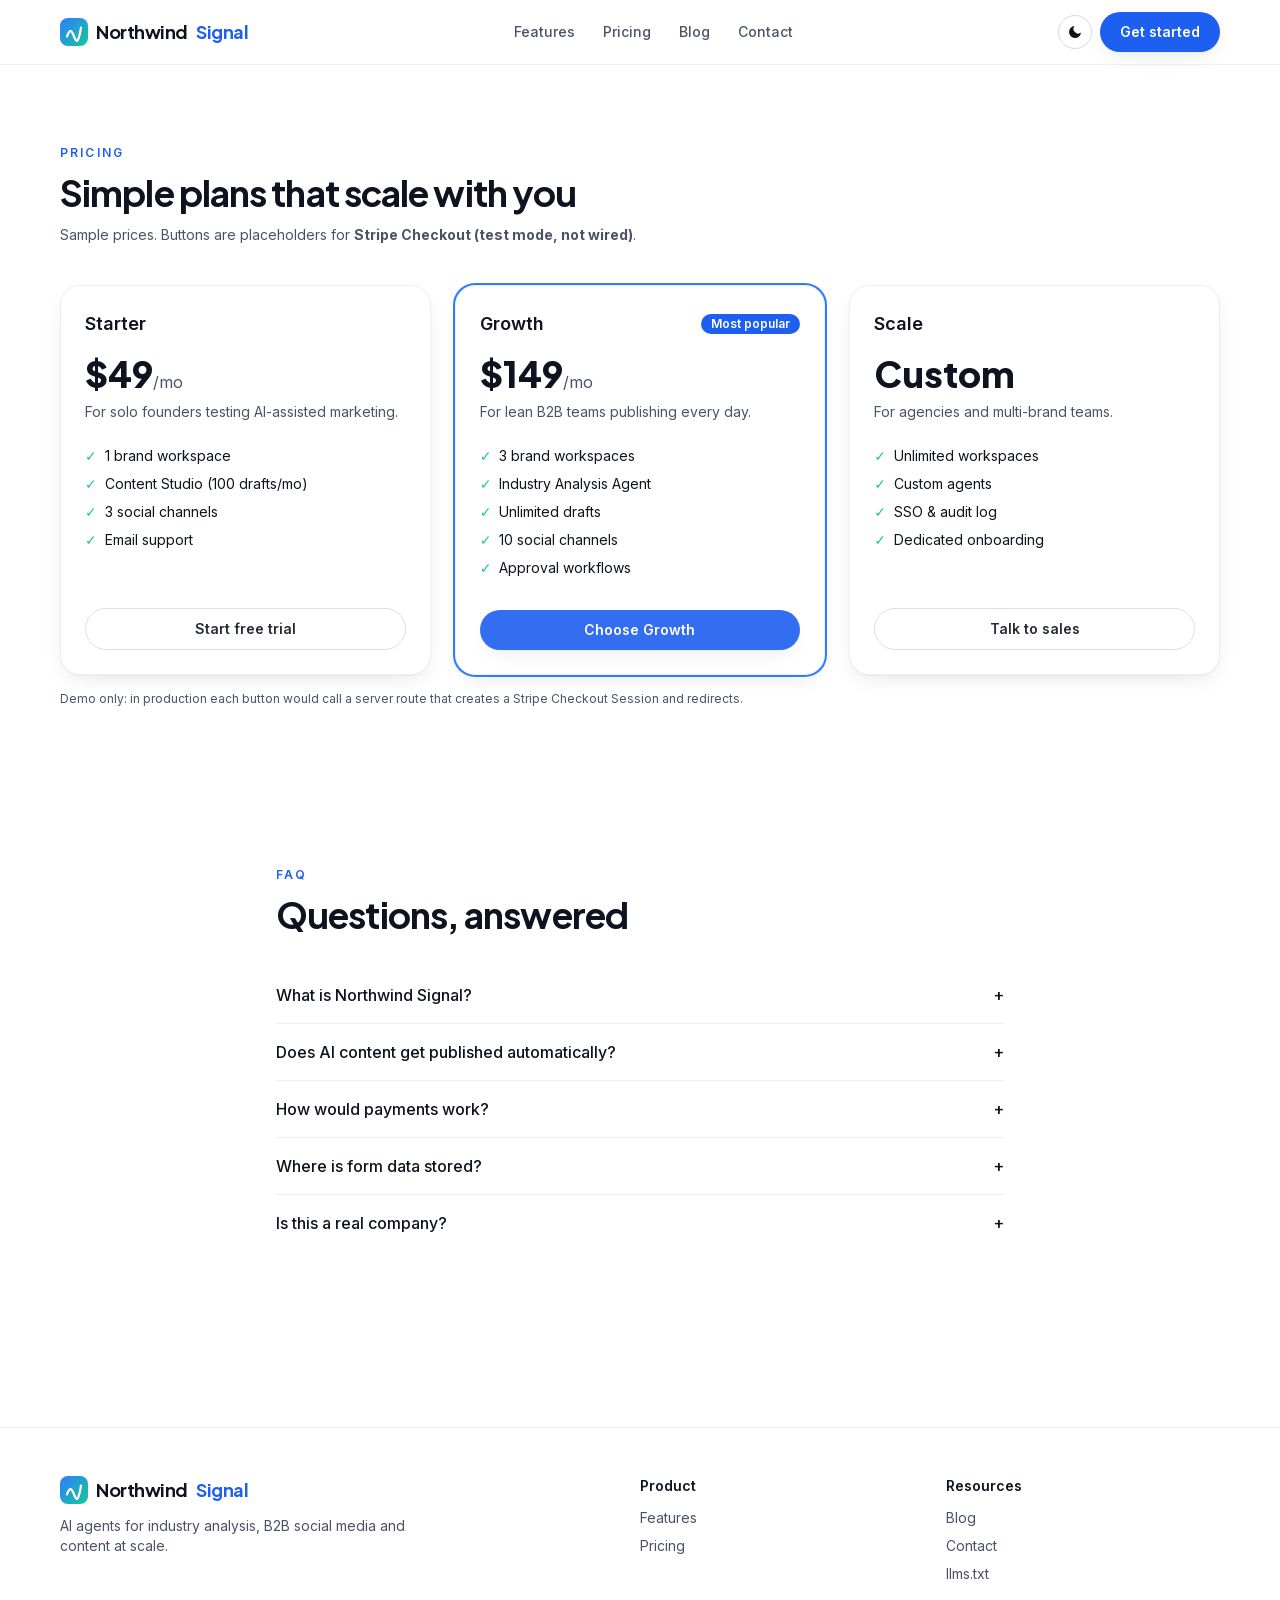
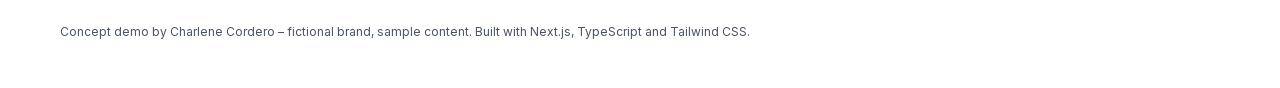
<file: pricing/index.html>
<!DOCTYPE html><!--hwxUHbeWCiy0GC_upa6aJ--><html lang="en" class="__variable_d8ebd1 __variable_4b2068"><head><meta charSet="utf-8"/><meta name="viewport" content="width=device-width, initial-scale=1"/><link rel="preload" href="/_next/static/media/636a5ac981f94f8b-s.p.woff2" as="font" crossorigin="" type="font/woff2"/><link rel="preload" href="/_next/static/media/e4af272ccee01ff0-s.p.woff2" as="font" crossorigin="" type="font/woff2"/><link rel="stylesheet" href="/_next/static/css/245930dc6baac23c.css" data-precedence="next"/><link rel="preload" as="script" fetchPriority="low" href="/_next/static/chunks/webpack-8cf23d0625620f27.js"/><script src="/_next/static/chunks/4bd1b696-c023c6e3521b1417.js" async=""></script><script src="/_next/static/chunks/255-a7ba4d37dca2f1fa.js" async=""></script><script src="/_next/static/chunks/main-app-a3f47698c157e9fd.js" async=""></script><script src="/_next/static/chunks/619-ba102abea3e3d0e4.js" async=""></script><script src="/_next/static/chunks/app/pricing/page-9ec87a05d8a4d06b.js" async=""></script><script src="/_next/static/chunks/app/layout-b99ebed93abadaa8.js" async=""></script><meta name="next-size-adjust" content=""/><meta name="theme-color" media="(prefers-color-scheme: light)" content="#ffffff"/><meta name="theme-color" media="(prefers-color-scheme: dark)" content="#080a12"/><title>Pricing | Northwind Signal</title><meta name="description" content="Sample Starter, Growth and Scale plans for the Northwind Signal concept demo."/><meta name="application-name" content="Northwind Signal"/><meta name="author" content="Charlene Cordero"/><meta name="robots" content="index, follow"/><link rel="canonical" href="https://chai-nextjs-demo.pages.dev/pricing/"/><meta property="og:title" content="Pricing | Northwind Signal"/><meta property="og:description" content="Sample Starter, Growth and Scale plans for the Northwind Signal concept demo."/><meta property="og:url" content="https://chai-nextjs-demo.pages.dev/pricing/"/><meta property="og:site_name" content="Northwind Signal"/><meta property="og:image" content="https://chai-nextjs-demo.pages.dev/og.svg"/><meta property="og:image:width" content="1200"/><meta property="og:image:height" content="630"/><meta property="og:image:alt" content="Northwind Signal concept demo"/><meta property="og:type" content="website"/><meta name="twitter:card" content="summary_large_image"/><meta name="twitter:title" content="Pricing"/><meta name="twitter:description" content="Sample Starter, Growth and Scale plans for the Northwind Signal concept demo."/><meta name="twitter:image" content="https://chai-nextjs-demo.pages.dev/og.svg"/><meta name="twitter:image:width" content="1200"/><meta name="twitter:image:height" content="630"/><meta name="twitter:image:alt" content="Northwind Signal concept demo"/><link rel="icon" href="/favicon.svg"/><script>try{var t=localStorage.getItem('theme');if(t==='dark'||(!t&&matchMedia('(prefers-color-scheme: dark)').matches))document.documentElement.classList.add('dark')}catch(e){}</script><script src="/_next/static/chunks/polyfills-42372ed130431b0a.js" noModule=""></script></head><body class="font-sans"><div hidden=""><!--$--><!--/$--></div><script type="application/ld+json">{"@context":"https://schema.org","@type":"Organization","name":"Northwind Signal","url":"https://chai-nextjs-demo.pages.dev","logo":"https://chai-nextjs-demo.pages.dev/favicon.svg","description":"Northwind Signal is a fictional AI marketing platform: agents for industry analysis, B2B social media management and on-brand content generation at scale."}</script><header class="sticky top-0 z-40 border-b border-ink-100/80 bg-white/80 backdrop-blur dark:border-ink-800/80 dark:bg-ink-950/80"><a href="#main" class="sr-only focus:not-sr-only focus:absolute focus:left-4 focus:top-3 focus:z-50 btn-primary">Skip to content</a><div class="container flex h-16 items-center justify-between gap-4"><a aria-label="Northwind Signal home" href="/"><span class="flex items-center gap-2 font-display text-lg font-bold tracking-tight"><svg width="28" height="28" viewBox="0 0 32 32" aria-hidden="true"><defs><linearGradient id="lg" x1="0" y1="0" x2="1" y2="1"><stop offset="0" stop-color="#2f7dff"></stop><stop offset="1" stop-color="#14c99a"></stop></linearGradient></defs><rect width="32" height="32" rx="9" fill="url(#lg)"></rect><path d="M8 21c3-8 5-8 8 0s5 8 8-10" stroke="#fff" stroke-width="2.6" fill="none" stroke-linecap="round"></path></svg>Northwind<span class="text-brand-600 dark:text-brand-300">Signal</span></span></a><nav aria-label="Main" class="hidden md:block"><ul class="flex gap-7 text-sm font-medium"><li><a class="muted hover:text-ink-900 dark:hover:text-white" href="/features/">Features</a></li><li><a class="muted hover:text-ink-900 dark:hover:text-white" href="/pricing/">Pricing</a></li><li><a class="muted hover:text-ink-900 dark:hover:text-white" href="/blog/">Blog</a></li><li><a class="muted hover:text-ink-900 dark:hover:text-white" href="/contact/">Contact</a></li></ul></nav><div class="flex items-center gap-2"><button type="button" aria-label="Toggle dark mode" class="rounded-full border border-ink-200 p-2 hover:bg-ink-50 dark:border-ink-800 dark:hover:bg-ink-900"><svg class="h-4 w-4 dark:hidden" viewBox="0 0 24 24" fill="currentColor" aria-hidden="true"><path d="M21 12.8A9 9 0 1111.2 3a7 7 0 009.8 9.8z"></path></svg><svg class="hidden h-4 w-4 dark:block" viewBox="0 0 24 24" fill="none" stroke="currentColor" stroke-width="2" aria-hidden="true"><circle cx="12" cy="12" r="4"></circle><path d="M12 2v2M12 20v2M4.9 4.9l1.4 1.4M17.7 17.7l1.4 1.4M2 12h2M20 12h2M4.9 19.1l1.4-1.4M17.7 6.3l1.4-1.4"></path></svg></button><a class="btn-primary hidden sm:inline-flex" href="/pricing/">Get started</a></div></div><nav aria-label="Mobile" class="border-t border-ink-100 md:hidden dark:border-ink-800"><ul class="container flex justify-between py-2 text-sm font-medium"><li><a class="muted px-1 py-2 inline-block" href="/features/">Features</a></li><li><a class="muted px-1 py-2 inline-block" href="/pricing/">Pricing</a></li><li><a class="muted px-1 py-2 inline-block" href="/blog/">Blog</a></li><li><a class="muted px-1 py-2 inline-block" href="/contact/">Contact</a></li></ul></nav></header><main id="main"><h1 class="sr-only">Northwind Signal pricing</h1><section class="container py-20" aria-labelledby="pricing-h"><p class="eyebrow">Pricing</p><h2 id="pricing-h" class="h2 mt-3">Simple plans that scale with you</h2><p class="muted mt-3 text-sm">Sample prices. Buttons are placeholders for <strong>Stripe Checkout (test mode, not wired)</strong>.</p><div class="mt-10 grid gap-6 lg:grid-cols-3"><article class="card flex flex-col "><div class="flex items-center justify-between"><h3 class="text-lg font-semibold">Starter</h3></div><p class="mt-4"><span class="font-display text-4xl font-extrabold">$49</span><span class="muted">/mo</span></p><p class="muted mt-2 text-sm">For solo founders testing AI-assisted marketing.</p><ul class="mt-6 flex-1 space-y-2 text-sm"><li class="flex gap-2"><span class="text-accent-500" aria-hidden="true">✓</span>1 brand workspace</li><li class="flex gap-2"><span class="text-accent-500" aria-hidden="true">✓</span>Content Studio (100 drafts/mo)</li><li class="flex gap-2"><span class="text-accent-500" aria-hidden="true">✓</span>3 social channels</li><li class="flex gap-2"><span class="text-accent-500" aria-hidden="true">✓</span>Email support</li></ul><button type="button" disabled="" aria-describedby="stripe-note" class="btn-ghost mt-8 w-full cursor-not-allowed opacity-90">Start free trial</button></article><article class="card flex flex-col ring-2 ring-brand-500"><div class="flex items-center justify-between"><h3 class="text-lg font-semibold">Growth</h3><span class="rounded-full bg-brand-600 px-2.5 py-0.5 text-xs font-semibold text-white">Most popular</span></div><p class="mt-4"><span class="font-display text-4xl font-extrabold">$149</span><span class="muted">/mo</span></p><p class="muted mt-2 text-sm">For lean B2B teams publishing every day.</p><ul class="mt-6 flex-1 space-y-2 text-sm"><li class="flex gap-2"><span class="text-accent-500" aria-hidden="true">✓</span>3 brand workspaces</li><li class="flex gap-2"><span class="text-accent-500" aria-hidden="true">✓</span>Industry Analysis Agent</li><li class="flex gap-2"><span class="text-accent-500" aria-hidden="true">✓</span>Unlimited drafts</li><li class="flex gap-2"><span class="text-accent-500" aria-hidden="true">✓</span>10 social channels</li><li class="flex gap-2"><span class="text-accent-500" aria-hidden="true">✓</span>Approval workflows</li></ul><button type="button" disabled="" aria-describedby="stripe-note" class="btn-primary mt-8 w-full cursor-not-allowed opacity-90">Choose Growth</button></article><article class="card flex flex-col "><div class="flex items-center justify-between"><h3 class="text-lg font-semibold">Scale</h3></div><p class="mt-4"><span class="font-display text-4xl font-extrabold">Custom</span><span class="muted"></span></p><p class="muted mt-2 text-sm">For agencies and multi-brand teams.</p><ul class="mt-6 flex-1 space-y-2 text-sm"><li class="flex gap-2"><span class="text-accent-500" aria-hidden="true">✓</span>Unlimited workspaces</li><li class="flex gap-2"><span class="text-accent-500" aria-hidden="true">✓</span>Custom agents</li><li class="flex gap-2"><span class="text-accent-500" aria-hidden="true">✓</span>SSO &amp; audit log</li><li class="flex gap-2"><span class="text-accent-500" aria-hidden="true">✓</span>Dedicated onboarding</li></ul><button type="button" disabled="" aria-describedby="stripe-note" class="btn-ghost mt-8 w-full cursor-not-allowed opacity-90">Talk to sales</button></article></div><p id="stripe-note" class="muted mt-4 text-xs">Demo only: in production each button would call a server route that creates a Stripe Checkout Session and redirects.</p></section><section class="container max-w-3xl py-20" aria-labelledby="faq-h"><p class="eyebrow">FAQ</p><h2 id="faq-h" class="h2 mt-3">Questions, answered</h2><div class="mt-8 divide-y divide-ink-100 dark:divide-ink-800"><details class="group py-4"><summary class="flex cursor-pointer list-none items-center justify-between font-medium">What is Northwind Signal?<span class="ml-4 transition group-open:rotate-45" aria-hidden="true">+</span></summary><p class="muted mt-3 text-sm">Northwind Signal is a fictional AI marketing platform used in this concept demo. It combines an industry analysis agent, a B2B social media manager and an AI content studio.</p></details><details class="group py-4"><summary class="flex cursor-pointer list-none items-center justify-between font-medium">Does AI content get published automatically?<span class="ml-4 transition group-open:rotate-45" aria-hidden="true">+</span></summary><p class="muted mt-3 text-sm">No. In this concept every draft goes through human review and approval before it is scheduled or published.</p></details><details class="group py-4"><summary class="flex cursor-pointer list-none items-center justify-between font-medium">How would payments work?<span class="ml-4 transition group-open:rotate-45" aria-hidden="true">+</span></summary><p class="muted mt-3 text-sm">Pricing buttons are placeholders. In production they would open Stripe Checkout sessions created by a server route; in this static demo Stripe is not connected.</p></details><details class="group py-4"><summary class="flex cursor-pointer list-none items-center justify-between font-medium">Where is form data stored?<span class="ml-4 transition group-open:rotate-45" aria-hidden="true">+</span></summary><p class="muted mt-3 text-sm">The contact form validates in the browser. The README documents how a server action would insert submissions into a Supabase Postgres table with row-level security.</p></details><details class="group py-4"><summary class="flex cursor-pointer list-none items-center justify-between font-medium">Is this a real company?<span class="ml-4 transition group-open:rotate-45" aria-hidden="true">+</span></summary><p class="muted mt-3 text-sm">No. Brand, pricing, metrics and blog posts are sample content created for a portfolio demo by Charlene Cordero.</p></details></div></section><!--$--><!--/$--></main><footer class="mt-24 border-t border-ink-100 py-12 dark:border-ink-800"><div class="container grid gap-8 sm:grid-cols-[2fr_1fr_1fr]"><div><span class="flex items-center gap-2 font-display text-lg font-bold tracking-tight"><svg width="28" height="28" viewBox="0 0 32 32" aria-hidden="true"><defs><linearGradient id="lg" x1="0" y1="0" x2="1" y2="1"><stop offset="0" stop-color="#2f7dff"></stop><stop offset="1" stop-color="#14c99a"></stop></linearGradient></defs><rect width="32" height="32" rx="9" fill="url(#lg)"></rect><path d="M8 21c3-8 5-8 8 0s5 8 8-10" stroke="#fff" stroke-width="2.6" fill="none" stroke-linecap="round"></path></svg>Northwind<span class="text-brand-600 dark:text-brand-300">Signal</span></span><p class="muted mt-3 max-w-sm text-sm">AI agents for industry analysis, B2B social media and content at scale.</p></div><nav aria-label="Product"><h2 class="text-sm font-semibold">Product</h2><ul class="muted mt-3 space-y-2 text-sm"><li><a href="/features/">Features</a></li><li><a href="/pricing/">Pricing</a></li></ul></nav><nav aria-label="Company"><h2 class="text-sm font-semibold">Resources</h2><ul class="muted mt-3 space-y-2 text-sm"><li><a href="/blog/">Blog</a></li><li><a href="/contact/">Contact</a></li><li><a href="/llms.txt">llms.txt</a></li></ul></nav></div><p class="container mt-10 text-xs muted">Concept demo by Charlene Cordero – fictional brand, sample content. Built with Next.js, TypeScript and Tailwind CSS.</p></footer><script src="/_next/static/chunks/webpack-8cf23d0625620f27.js" id="_R_" async=""></script><script>(self.__next_f=self.__next_f||[]).push([0])</script><script>self.__next_f.push([1,"1:\"$Sreact.fragment\"\n2:I[2619,[\"619\",\"static/chunks/619-ba102abea3e3d0e4.js\",\"907\",\"static/chunks/app/pricing/page-9ec87a05d8a4d06b.js\"],\"\"]\n3:I[6621,[\"619\",\"static/chunks/619-ba102abea3e3d0e4.js\",\"177\",\"static/chunks/app/layout-b99ebed93abadaa8.js\"],\"default\"]\n4:I[9766,[],\"\"]\n5:I[8924,[],\"\"]\nb:I[7150,[],\"\"]\n:HL[\"/_next/static/media/636a5ac981f94f8b-s.p.woff2\",\"font\",{\"crossOrigin\":\"\",\"type\":\"font/woff2\"}]\n:HL[\"/_next/static/media/e4af272ccee01ff0-s.p.woff2\",\"font\",{\"crossOrigin\":\"\",\"type\":\"font/woff2\"}]\n:HL[\"/_next/static/css/245930dc6baac23c.css\",\"style\"]\n"])</script><script>self.__next_f.push([1,"0:{\"P\":null,\"b\":\"hwxUHbeWCiy0GC_upa6aJ\",\"p\":\"\",\"c\":[\"\",\"pricing\",\"\"],\"i\":false,\"f\":[[[\"\",{\"children\":[\"pricing\",{\"children\":[\"__PAGE__\",{}]}]},\"$undefined\",\"$undefined\",true],[\"\",[\"$\",\"$1\",\"c\",{\"children\":[[[\"$\",\"link\",\"0\",{\"rel\":\"stylesheet\",\"href\":\"/_next/static/css/245930dc6baac23c.css\",\"precedence\":\"next\",\"crossOrigin\":\"$undefined\",\"nonce\":\"$undefined\"}]],[\"$\",\"html\",null,{\"lang\":\"en\",\"className\":\"__variable_d8ebd1 __variable_4b2068\",\"suppressHydrationWarning\":true,\"children\":[[\"$\",\"head\",null,{\"children\":[\"$\",\"script\",null,{\"dangerouslySetInnerHTML\":{\"__html\":\"try{var t=localStorage.getItem('theme');if(t==='dark'||(!t\u0026\u0026matchMedia('(prefers-color-scheme: dark)').matches))document.documentElement.classList.add('dark')}catch(e){}\"}}]}],[\"$\",\"body\",null,{\"className\":\"font-sans\",\"children\":[[\"$\",\"script\",null,{\"type\":\"application/ld+json\",\"dangerouslySetInnerHTML\":{\"__html\":\"{\\\"@context\\\":\\\"https://schema.org\\\",\\\"@type\\\":\\\"Organization\\\",\\\"name\\\":\\\"Northwind Signal\\\",\\\"url\\\":\\\"https://chai-nextjs-demo.pages.dev\\\",\\\"logo\\\":\\\"https://chai-nextjs-demo.pages.dev/favicon.svg\\\",\\\"description\\\":\\\"Northwind Signal is a fictional AI marketing platform: agents for industry analysis, B2B social media management and on-brand content generation at scale.\\\"}\"}}],[\"$\",\"header\",null,{\"className\":\"sticky top-0 z-40 border-b border-ink-100/80 bg-white/80 backdrop-blur dark:border-ink-800/80 dark:bg-ink-950/80\",\"children\":[[\"$\",\"a\",null,{\"href\":\"#main\",\"className\":\"sr-only focus:not-sr-only focus:absolute focus:left-4 focus:top-3 focus:z-50 btn-primary\",\"children\":\"Skip to content\"}],[\"$\",\"div\",null,{\"className\":\"container flex h-16 items-center justify-between gap-4\",\"children\":[[\"$\",\"$L2\",null,{\"href\":\"/\",\"aria-label\":\"Northwind Signal home\",\"children\":[\"$\",\"span\",null,{\"className\":\"flex items-center gap-2 font-display text-lg font-bold tracking-tight\",\"children\":[[\"$\",\"svg\",null,{\"width\":\"28\",\"height\":\"28\",\"viewBox\":\"0 0 32 32\",\"aria-hidden\":\"true\",\"children\":[[\"$\",\"defs\",null,{\"children\":[\"$\",\"linearGradient\",null,{\"id\":\"lg\",\"x1\":\"0\",\"y1\":\"0\",\"x2\":\"1\",\"y2\":\"1\",\"children\":[[\"$\",\"stop\",null,{\"offset\":\"0\",\"stopColor\":\"#2f7dff\"}],[\"$\",\"stop\",null,{\"offset\":\"1\",\"stopColor\":\"#14c99a\"}]]}]}],[\"$\",\"rect\",null,{\"width\":\"32\",\"height\":\"32\",\"rx\":\"9\",\"fill\":\"url(#lg)\"}],[\"$\",\"path\",null,{\"d\":\"M8 21c3-8 5-8 8 0s5 8 8-10\",\"stroke\":\"#fff\",\"strokeWidth\":\"2.6\",\"fill\":\"none\",\"strokeLinecap\":\"round\"}]]}],\"Northwind\",[\"$\",\"span\",null,{\"className\":\"text-brand-600 dark:text-brand-300\",\"children\":\"Signal\"}]]}]}],[\"$\",\"nav\",null,{\"aria-label\":\"Main\",\"className\":\"hidden md:block\",\"children\":[\"$\",\"ul\",null,{\"className\":\"flex gap-7 text-sm font-medium\",\"children\":[[\"$\",\"li\",\"/features/\",{\"children\":[\"$\",\"$L2\",null,{\"className\":\"muted hover:text-ink-900 dark:hover:text-white\",\"href\":\"/features/\",\"children\":\"Features\"}]}],[\"$\",\"li\",\"/pricing/\",{\"children\":[\"$\",\"$L2\",null,{\"className\":\"muted hover:text-ink-900 dark:hover:text-white\",\"href\":\"/pricing/\",\"children\":\"Pricing\"}]}],[\"$\",\"li\",\"/blog/\",{\"children\":[\"$\",\"$L2\",null,{\"className\":\"muted hover:text-ink-900 dark:hover:text-white\",\"href\":\"/blog/\",\"children\":\"Blog\"}]}],[\"$\",\"li\",\"/contact/\",{\"children\":[\"$\",\"$L2\",null,{\"className\":\"muted hover:text-ink-900 dark:hover:text-white\",\"href\":\"/contact/\",\"children\":\"Contact\"}]}]]}]}],[\"$\",\"div\",null,{\"className\":\"flex items-center gap-2\",\"children\":[[\"$\",\"$L3\",null,{}],[\"$\",\"$L2\",null,{\"href\":\"/pricing/\",\"className\":\"btn-primary hidden sm:inline-flex\",\"children\":\"Get started\"}]]}]]}],[\"$\",\"nav\",null,{\"aria-label\":\"Mobile\",\"className\":\"border-t border-ink-100 md:hidden dark:border-ink-800\",\"children\":[\"$\",\"ul\",null,{\"className\":\"container flex justify-between py-2 text-sm font-medium\",\"children\":[[\"$\",\"li\",\"/features/\",{\"children\":[\"$\",\"$L2\",null,{\"className\":\"muted px-1 py-2 inline-block\",\"href\":\"/features/\",\"children\":\"Features\"}]}],[\"$\",\"li\",\"/pricing/\",{\"children\":[\"$\",\"$L2\",null,{\"className\":\"muted px-1 py-2 inline-block\",\"href\":\"/pricing/\",\"children\":\"Pricing\"}]}],[\"$\",\"li\",\"/blog/\",{\"children\":[\"$\",\"$L2\",null,{\"className\":\"muted px-1 py-2 inline-block\",\"href\":\"/blog/\",\"children\":\"Blog\"}]}],[\"$\",\"li\",\"/contact/\",{\"children\":[\"$\",\"$L2\",null,{\"className\":\"muted px-1 py-2 inline-block\",\"href\":\"/contact/\",\"children\":\"Contact\"}]}]]}]}]]}],[\"$\",\"main\",null,{\"id\":\"main\",\"children\":[\"$\",\"$L4\",null,{\"parallelRouterKey\":\"children\",\"error\":\"$undefined\",\"errorStyles\":\"$undefined\",\"errorScripts\":\"$undefined\",\"template\":[\"$\",\"$L5\",null,{}],\"templateStyles\":\"$undefined\",\"templateScripts\":\"$undefined\",\"notFound\":[[[\"$\",\"title\",null,{\"children\":\"404: This page could not be found.\"}],\"$L6\"],[]],\"forbidden\":\"$undefined\",\"unauthorized\":\"$undefined\"}]}],\"$L7\"]}]]}]]}],{\"children\":[\"pricing\",\"$L8\",{\"children\":[\"__PAGE__\",\"$L9\",{},null,false]},null,false]},null,false],\"$La\",false]],\"m\":\"$undefined\",\"G\":[\"$b\",[]],\"s\":false,\"S\":true}\n"])</script><script>self.__next_f.push([1,"11:I[4431,[],\"ViewportBoundary\"]\n13:I[4431,[],\"MetadataBoundary\"]\n14:\"$Sreact.suspense\"\n"])</script><script>self.__next_f.push([1,"6:[\"$\",\"div\",null,{\"style\":{\"fontFamily\":\"system-ui,\\\"Segoe UI\\\",Roboto,Helvetica,Arial,sans-serif,\\\"Apple Color Emoji\\\",\\\"Segoe UI Emoji\\\"\",\"height\":\"100vh\",\"textAlign\":\"center\",\"display\":\"flex\",\"flexDirection\":\"column\",\"alignItems\":\"center\",\"justifyContent\":\"center\"},\"children\":[\"$\",\"div\",null,{\"children\":[[\"$\",\"style\",null,{\"dangerouslySetInnerHTML\":{\"__html\":\"body{color:#000;background:#fff;margin:0}.next-error-h1{border-right:1px solid rgba(0,0,0,.3)}@media (prefers-color-scheme:dark){body{color:#fff;background:#000}.next-error-h1{border-right:1px solid rgba(255,255,255,.3)}}\"}}],[\"$\",\"h1\",null,{\"className\":\"next-error-h1\",\"style\":{\"display\":\"inline-block\",\"margin\":\"0 20px 0 0\",\"padding\":\"0 23px 0 0\",\"fontSize\":24,\"fontWeight\":500,\"verticalAlign\":\"top\",\"lineHeight\":\"49px\"},\"children\":404}],[\"$\",\"div\",null,{\"style\":{\"display\":\"inline-block\"},\"children\":[\"$\",\"h2\",null,{\"style\":{\"fontSize\":14,\"fontWeight\":400,\"lineHeight\":\"49px\",\"margin\":0},\"children\":\"This page could not be found.\"}]}]]}]}]\n"])</script><script>self.__next_f.push([1,"7:[\"$\",\"footer\",null,{\"className\":\"mt-24 border-t border-ink-100 py-12 dark:border-ink-800\",\"children\":[[\"$\",\"div\",null,{\"className\":\"container grid gap-8 sm:grid-cols-[2fr_1fr_1fr]\",\"children\":[[\"$\",\"div\",null,{\"children\":[[\"$\",\"span\",null,{\"className\":\"flex items-center gap-2 font-display text-lg font-bold tracking-tight\",\"children\":[[\"$\",\"svg\",null,{\"width\":\"28\",\"height\":\"28\",\"viewBox\":\"0 0 32 32\",\"aria-hidden\":\"true\",\"children\":[[\"$\",\"defs\",null,{\"children\":[\"$\",\"linearGradient\",null,{\"id\":\"lg\",\"x1\":\"0\",\"y1\":\"0\",\"x2\":\"1\",\"y2\":\"1\",\"children\":[[\"$\",\"stop\",null,{\"offset\":\"0\",\"stopColor\":\"#2f7dff\"}],[\"$\",\"stop\",null,{\"offset\":\"1\",\"stopColor\":\"#14c99a\"}]]}]}],[\"$\",\"rect\",null,{\"width\":\"32\",\"height\":\"32\",\"rx\":\"9\",\"fill\":\"url(#lg)\"}],[\"$\",\"path\",null,{\"d\":\"M8 21c3-8 5-8 8 0s5 8 8-10\",\"stroke\":\"#fff\",\"strokeWidth\":\"2.6\",\"fill\":\"none\",\"strokeLinecap\":\"round\"}]]}],\"Northwind\",[\"$\",\"span\",null,{\"className\":\"text-brand-600 dark:text-brand-300\",\"children\":\"Signal\"}]]}],[\"$\",\"p\",null,{\"className\":\"muted mt-3 max-w-sm text-sm\",\"children\":\"AI agents for industry analysis, B2B social media and content at scale.\"}]]}],[\"$\",\"nav\",null,{\"aria-label\":\"Product\",\"children\":[[\"$\",\"h2\",null,{\"className\":\"text-sm font-semibold\",\"children\":\"Product\"}],[\"$\",\"ul\",null,{\"className\":\"muted mt-3 space-y-2 text-sm\",\"children\":[[\"$\",\"li\",null,{\"children\":[\"$\",\"$L2\",null,{\"href\":\"/features/\",\"children\":\"Features\"}]}],[\"$\",\"li\",null,{\"children\":[\"$\",\"$L2\",null,{\"href\":\"/pricing/\",\"children\":\"Pricing\"}]}]]}]]}],[\"$\",\"nav\",null,{\"aria-label\":\"Company\",\"children\":[[\"$\",\"h2\",null,{\"className\":\"text-sm font-semibold\",\"children\":\"Resources\"}],[\"$\",\"ul\",null,{\"className\":\"muted mt-3 space-y-2 text-sm\",\"children\":[[\"$\",\"li\",null,{\"children\":[\"$\",\"$L2\",null,{\"href\":\"/blog/\",\"children\":\"Blog\"}]}],[\"$\",\"li\",null,{\"children\":[\"$\",\"$L2\",null,{\"href\":\"/contact/\",\"children\":\"Contact\"}]}],[\"$\",\"li\",null,{\"children\":[\"$\",\"a\",null,{\"href\":\"/llms.txt\",\"children\":\"llms.txt\"}]}]]}]]}]]}],[\"$\",\"p\",null,{\"className\":\"container mt-10 text-xs muted\",\"children\":\"Concept demo by Charlene Cordero – fictional brand, sample content. Built with Next.js, TypeScript and Tailwind CSS.\"}]]}]\n"])</script><script>self.__next_f.push([1,"8:[\"$\",\"$1\",\"c\",{\"children\":[null,[\"$\",\"$L4\",null,{\"parallelRouterKey\":\"children\",\"error\":\"$undefined\",\"errorStyles\":\"$undefined\",\"errorScripts\":\"$undefined\",\"template\":[\"$\",\"$L5\",null,{}],\"templateStyles\":\"$undefined\",\"templateScripts\":\"$undefined\",\"notFound\":\"$undefined\",\"forbidden\":\"$undefined\",\"unauthorized\":\"$undefined\"}]]}]\n"])</script><script>self.__next_f.push([1,"9:[\"$\",\"$1\",\"c\",{\"children\":[[[\"$\",\"h1\",null,{\"className\":\"sr-only\",\"children\":\"Northwind Signal pricing\"}],[\"$\",\"section\",null,{\"className\":\"container py-20\",\"aria-labelledby\":\"pricing-h\",\"children\":[[\"$\",\"p\",null,{\"className\":\"eyebrow\",\"children\":\"Pricing\"}],[\"$\",\"h2\",null,{\"id\":\"pricing-h\",\"className\":\"h2 mt-3\",\"children\":\"Simple plans that scale with you\"}],[\"$\",\"p\",null,{\"className\":\"muted mt-3 text-sm\",\"children\":[\"Sample prices. Buttons are placeholders for \",[\"$\",\"strong\",null,{\"children\":\"Stripe Checkout (test mode, not wired)\"}],\".\"]}],[\"$\",\"div\",null,{\"className\":\"mt-10 grid gap-6 lg:grid-cols-3\",\"children\":[[\"$\",\"article\",\"Starter\",{\"className\":\"card flex flex-col \",\"children\":[[\"$\",\"div\",null,{\"className\":\"flex items-center justify-between\",\"children\":[[\"$\",\"h3\",null,{\"className\":\"text-lg font-semibold\",\"children\":\"Starter\"}],\"$undefined\"]}],[\"$\",\"p\",null,{\"className\":\"mt-4\",\"children\":[[\"$\",\"span\",null,{\"className\":\"font-display text-4xl font-extrabold\",\"children\":\"$$49\"}],[\"$\",\"span\",null,{\"className\":\"muted\",\"children\":\"/mo\"}]]}],[\"$\",\"p\",null,{\"className\":\"muted mt-2 text-sm\",\"children\":\"For solo founders testing AI-assisted marketing.\"}],[\"$\",\"ul\",null,{\"className\":\"mt-6 flex-1 space-y-2 text-sm\",\"children\":[[\"$\",\"li\",\"1 brand workspace\",{\"className\":\"flex gap-2\",\"children\":[[\"$\",\"span\",null,{\"className\":\"text-accent-500\",\"aria-hidden\":\"true\",\"children\":\"✓\"}],\"1 brand workspace\"]}],[\"$\",\"li\",\"Content Studio (100 drafts/mo)\",{\"className\":\"flex gap-2\",\"children\":[[\"$\",\"span\",null,{\"className\":\"text-accent-500\",\"aria-hidden\":\"true\",\"children\":\"✓\"}],\"Content Studio (100 drafts/mo)\"]}],[\"$\",\"li\",\"3 social channels\",{\"className\":\"flex gap-2\",\"children\":[[\"$\",\"span\",null,{\"className\":\"text-accent-500\",\"aria-hidden\":\"true\",\"children\":\"✓\"}],\"3 social channels\"]}],[\"$\",\"li\",\"Email support\",{\"className\":\"flex gap-2\",\"children\":[[\"$\",\"span\",null,{\"className\":\"text-accent-500\",\"aria-hidden\":\"true\",\"children\":\"✓\"}],\"Email support\"]}]]}],[\"$\",\"button\",null,{\"type\":\"button\",\"disabled\":true,\"aria-describedby\":\"stripe-note\",\"className\":\"btn-ghost mt-8 w-full cursor-not-allowed opacity-90\",\"children\":\"Start free trial\"}]]}],[\"$\",\"article\",\"Growth\",{\"className\":\"card flex flex-col ring-2 ring-brand-500\",\"children\":[[\"$\",\"div\",null,{\"className\":\"flex items-center justify-between\",\"children\":[[\"$\",\"h3\",null,{\"className\":\"text-lg font-semibold\",\"children\":\"Growth\"}],[\"$\",\"span\",null,{\"className\":\"rounded-full bg-brand-600 px-2.5 py-0.5 text-xs font-semibold text-white\",\"children\":\"Most popular\"}]]}],[\"$\",\"p\",null,{\"className\":\"mt-4\",\"children\":[[\"$\",\"span\",null,{\"className\":\"font-display text-4xl font-extrabold\",\"children\":\"$$149\"}],[\"$\",\"span\",null,{\"className\":\"muted\",\"children\":\"/mo\"}]]}],[\"$\",\"p\",null,{\"className\":\"muted mt-2 text-sm\",\"children\":\"For lean B2B teams publishing every day.\"}],[\"$\",\"ul\",null,{\"className\":\"mt-6 flex-1 space-y-2 text-sm\",\"children\":[[\"$\",\"li\",\"3 brand workspaces\",{\"className\":\"flex gap-2\",\"children\":[[\"$\",\"span\",null,{\"className\":\"text-accent-500\",\"aria-hidden\":\"true\",\"children\":\"✓\"}],\"3 brand workspaces\"]}],[\"$\",\"li\",\"Industry Analysis Agent\",{\"className\":\"flex gap-2\",\"children\":[[\"$\",\"span\",null,{\"className\":\"text-accent-500\",\"aria-hidden\":\"true\",\"children\":\"✓\"}],\"Industry Analysis Agent\"]}],[\"$\",\"li\",\"Unlimited drafts\",{\"className\":\"flex gap-2\",\"children\":[[\"$\",\"span\",null,{\"className\":\"text-accent-500\",\"aria-hidden\":\"true\",\"children\":\"✓\"}],\"Unlimited drafts\"]}],[\"$\",\"li\",\"10 social channels\",{\"className\":\"flex gap-2\",\"children\":[[\"$\",\"span\",null,{\"className\":\"text-accent-500\",\"aria-hidden\":\"true\",\"children\":\"✓\"}],\"10 social channels\"]}],[\"$\",\"li\",\"Approval workflows\",{\"className\":\"flex gap-2\",\"children\":[[\"$\",\"span\",null,{\"className\":\"text-accent-500\",\"aria-hidden\":\"true\",\"children\":\"✓\"}],\"Approval workflows\"]}]]}],[\"$\",\"button\",null,{\"type\":\"button\",\"disabled\":true,\"aria-describedby\":\"stripe-note\",\"className\":\"btn-primary mt-8 w-full cursor-not-allowed opacity-90\",\"children\":\"Choose Growth\"}]]}],[\"$\",\"article\",\"Scale\",{\"className\":\"card flex flex-col \",\"children\":[[\"$\",\"div\",null,{\"className\":\"flex items-center justify-between\",\"children\":[[\"$\",\"h3\",null,{\"className\":\"text-lg font-semibold\",\"children\":\"Scale\"}],\"$undefined\"]}],[\"$\",\"p\",null,{\"className\":\"mt-4\",\"children\":[[\"$\",\"span\",null,{\"className\":\"font-display text-4xl font-extrabold\",\"children\":\"Custom\"}],[\"$\",\"span\",null,{\"className\":\"muted\",\"children\":\"\"}]]}],[\"$\",\"p\",null,{\"className\":\"muted mt-2 text-sm\",\"children\":\"For agencies and multi-brand teams.\"}],\"$Lc\",\"$Ld\"]}]]}],\"$Le\"]}],\"$Lf\"],null,\"$L10\"]}]\n"])</script><script>self.__next_f.push([1,"a:[\"$\",\"$1\",\"h\",{\"children\":[null,[[\"$\",\"$L11\",null,{\"children\":\"$L12\"}],[\"$\",\"meta\",null,{\"name\":\"next-size-adjust\",\"content\":\"\"}]],[\"$\",\"$L13\",null,{\"children\":[\"$\",\"div\",null,{\"hidden\":true,\"children\":[\"$\",\"$14\",null,{\"fallback\":null,\"children\":\"$L15\"}]}]}]]}]\n"])</script><script>self.__next_f.push([1,"16:I[4431,[],\"OutletBoundary\"]\n18:I[5278,[],\"AsyncMetadataOutlet\"]\n"])</script><script>self.__next_f.push([1,"c:[\"$\",\"ul\",null,{\"className\":\"mt-6 flex-1 space-y-2 text-sm\",\"children\":[[\"$\",\"li\",\"Unlimited workspaces\",{\"className\":\"flex gap-2\",\"children\":[[\"$\",\"span\",null,{\"className\":\"text-accent-500\",\"aria-hidden\":\"true\",\"children\":\"✓\"}],\"Unlimited workspaces\"]}],[\"$\",\"li\",\"Custom agents\",{\"className\":\"flex gap-2\",\"children\":[[\"$\",\"span\",null,{\"className\":\"text-accent-500\",\"aria-hidden\":\"true\",\"children\":\"✓\"}],\"Custom agents\"]}],[\"$\",\"li\",\"SSO \u0026 audit log\",{\"className\":\"flex gap-2\",\"children\":[[\"$\",\"span\",null,{\"className\":\"text-accent-500\",\"aria-hidden\":\"true\",\"children\":\"✓\"}],\"SSO \u0026 audit log\"]}],[\"$\",\"li\",\"Dedicated onboarding\",{\"className\":\"flex gap-2\",\"children\":[[\"$\",\"span\",null,{\"className\":\"text-accent-500\",\"aria-hidden\":\"true\",\"children\":\"✓\"}],\"Dedicated onboarding\"]}]]}]\n"])</script><script>self.__next_f.push([1,"d:[\"$\",\"button\",null,{\"type\":\"button\",\"disabled\":true,\"aria-describedby\":\"stripe-note\",\"className\":\"btn-ghost mt-8 w-full cursor-not-allowed opacity-90\",\"children\":\"Talk to sales\"}]\ne:[\"$\",\"p\",null,{\"id\":\"stripe-note\",\"className\":\"muted mt-4 text-xs\",\"children\":\"Demo only: in production each button would call a server route that creates a Stripe Checkout Session and redirects.\"}]\n"])</script><script>self.__next_f.push([1,"f:[\"$\",\"section\",null,{\"className\":\"container max-w-3xl py-20\",\"aria-labelledby\":\"faq-h\",\"children\":[[\"$\",\"p\",null,{\"className\":\"eyebrow\",\"children\":\"FAQ\"}],[\"$\",\"h2\",null,{\"id\":\"faq-h\",\"className\":\"h2 mt-3\",\"children\":\"Questions, answered\"}],[\"$\",\"div\",null,{\"className\":\"mt-8 divide-y divide-ink-100 dark:divide-ink-800\",\"children\":[[\"$\",\"details\",\"What is Northwind Signal?\",{\"className\":\"group py-4\",\"children\":[[\"$\",\"summary\",null,{\"className\":\"flex cursor-pointer list-none items-center justify-between font-medium\",\"children\":[\"What is Northwind Signal?\",[\"$\",\"span\",null,{\"className\":\"ml-4 transition group-open:rotate-45\",\"aria-hidden\":\"true\",\"children\":\"+\"}]]}],[\"$\",\"p\",null,{\"className\":\"muted mt-3 text-sm\",\"children\":\"Northwind Signal is a fictional AI marketing platform used in this concept demo. It combines an industry analysis agent, a B2B social media manager and an AI content studio.\"}]]}],[\"$\",\"details\",\"Does AI content get published automatically?\",{\"className\":\"group py-4\",\"children\":[[\"$\",\"summary\",null,{\"className\":\"flex cursor-pointer list-none items-center justify-between font-medium\",\"children\":[\"Does AI content get published automatically?\",[\"$\",\"span\",null,{\"className\":\"ml-4 transition group-open:rotate-45\",\"aria-hidden\":\"true\",\"children\":\"+\"}]]}],[\"$\",\"p\",null,{\"className\":\"muted mt-3 text-sm\",\"children\":\"No. In this concept every draft goes through human review and approval before it is scheduled or published.\"}]]}],[\"$\",\"details\",\"How would payments work?\",{\"className\":\"group py-4\",\"children\":[[\"$\",\"summary\",null,{\"className\":\"flex cursor-pointer list-none items-center justify-between font-medium\",\"children\":[\"How would payments work?\",[\"$\",\"span\",null,{\"className\":\"ml-4 transition group-open:rotate-45\",\"aria-hidden\":\"true\",\"children\":\"+\"}]]}],[\"$\",\"p\",null,{\"className\":\"muted mt-3 text-sm\",\"children\":\"Pricing buttons are placeholders. In production they would open Stripe Checkout sessions created by a server route; in this static demo Stripe is not connected.\"}]]}],[\"$\",\"details\",\"Where is form data stored?\",{\"className\":\"group py-4\",\"children\":[[\"$\",\"summary\",null,{\"className\":\"flex cursor-pointer list-none items-center justify-between font-medium\",\"children\":[\"Where is form data stored?\",[\"$\",\"span\",null,{\"className\":\"ml-4 transition group-open:rotate-45\",\"aria-hidden\":\"true\",\"children\":\"+\"}]]}],[\"$\",\"p\",null,{\"className\":\"muted mt-3 text-sm\",\"children\":\"The contact form validates in the browser. The README documents how a server action would insert submissions into a Supabase Postgres table with row-level security.\"}]]}],[\"$\",\"details\",\"Is this a real company?\",{\"className\":\"group py-4\",\"children\":[[\"$\",\"summary\",null,{\"className\":\"flex cursor-pointer list-none items-center justify-between font-medium\",\"children\":[\"Is this a real company?\",[\"$\",\"span\",null,{\"className\":\"ml-4 transition group-open:rotate-45\",\"aria-hidden\":\"true\",\"children\":\"+\"}]]}],[\"$\",\"p\",null,{\"className\":\"muted mt-3 text-sm\",\"children\":\"No. Brand, pricing, metrics and blog posts are sample content created for a portfolio demo by Charlene Cordero.\"}]]}]]}]]}]\n"])</script><script>self.__next_f.push([1,"10:[\"$\",\"$L16\",null,{\"children\":[\"$L17\",[\"$\",\"$L18\",null,{\"promise\":\"$@19\"}]]}]\n"])</script><script>self.__next_f.push([1,"12:[[\"$\",\"meta\",\"0\",{\"charSet\":\"utf-8\"}],[\"$\",\"meta\",\"1\",{\"name\":\"viewport\",\"content\":\"width=device-width, initial-scale=1\"}],[\"$\",\"meta\",\"2\",{\"name\":\"theme-color\",\"media\":\"(prefers-color-scheme: light)\",\"content\":\"#ffffff\"}],[\"$\",\"meta\",\"3\",{\"name\":\"theme-color\",\"media\":\"(prefers-color-scheme: dark)\",\"content\":\"#080a12\"}]]\n"])</script><script>self.__next_f.push([1,"17:null\n"])</script><script>self.__next_f.push([1,"1a:I[622,[],\"IconMark\"]\n"])</script><script>self.__next_f.push([1,"19:{\"metadata\":[[\"$\",\"title\",\"0\",{\"children\":\"Pricing | Northwind Signal\"}],[\"$\",\"meta\",\"1\",{\"name\":\"description\",\"content\":\"Sample Starter, Growth and Scale plans for the Northwind Signal concept demo.\"}],[\"$\",\"meta\",\"2\",{\"name\":\"application-name\",\"content\":\"Northwind Signal\"}],[\"$\",\"meta\",\"3\",{\"name\":\"author\",\"content\":\"Charlene Cordero\"}],[\"$\",\"meta\",\"4\",{\"name\":\"robots\",\"content\":\"index, follow\"}],[\"$\",\"link\",\"5\",{\"rel\":\"canonical\",\"href\":\"https://chai-nextjs-demo.pages.dev/pricing/\"}],[\"$\",\"meta\",\"6\",{\"property\":\"og:title\",\"content\":\"Pricing | Northwind Signal\"}],[\"$\",\"meta\",\"7\",{\"property\":\"og:description\",\"content\":\"Sample Starter, Growth and Scale plans for the Northwind Signal concept demo.\"}],[\"$\",\"meta\",\"8\",{\"property\":\"og:url\",\"content\":\"https://chai-nextjs-demo.pages.dev/pricing/\"}],[\"$\",\"meta\",\"9\",{\"property\":\"og:site_name\",\"content\":\"Northwind Signal\"}],[\"$\",\"meta\",\"10\",{\"property\":\"og:image\",\"content\":\"https://chai-nextjs-demo.pages.dev/og.svg\"}],[\"$\",\"meta\",\"11\",{\"property\":\"og:image:width\",\"content\":\"1200\"}],[\"$\",\"meta\",\"12\",{\"property\":\"og:image:height\",\"content\":\"630\"}],[\"$\",\"meta\",\"13\",{\"property\":\"og:image:alt\",\"content\":\"Northwind Signal concept demo\"}],[\"$\",\"meta\",\"14\",{\"property\":\"og:type\",\"content\":\"website\"}],[\"$\",\"meta\",\"15\",{\"name\":\"twitter:card\",\"content\":\"summary_large_image\"}],[\"$\",\"meta\",\"16\",{\"name\":\"twitter:title\",\"content\":\"Pricing\"}],[\"$\",\"meta\",\"17\",{\"name\":\"twitter:description\",\"content\":\"Sample Starter, Growth and Scale plans for the Northwind Signal concept demo.\"}],[\"$\",\"meta\",\"18\",{\"name\":\"twitter:image\",\"content\":\"https://chai-nextjs-demo.pages.dev/og.svg\"}],[\"$\",\"meta\",\"19\",{\"name\":\"twitter:image:width\",\"content\":\"1200\"}],[\"$\",\"meta\",\"20\",{\"name\":\"twitter:image:height\",\"content\":\"630\"}],[\"$\",\"meta\",\"21\",{\"name\":\"twitter:image:alt\",\"content\":\"Northwind Signal concept demo\"}],[\"$\",\"link\",\"22\",{\"rel\":\"icon\",\"href\":\"/favicon.svg\"}],[\"$\",\"$L1a\",\"23\",{}]],\"error\":null,\"digest\":\"$undefined\"}\n"])</script><script>self.__next_f.push([1,"15:\"$19:metadata\"\n"])</script></body></html>
</file>
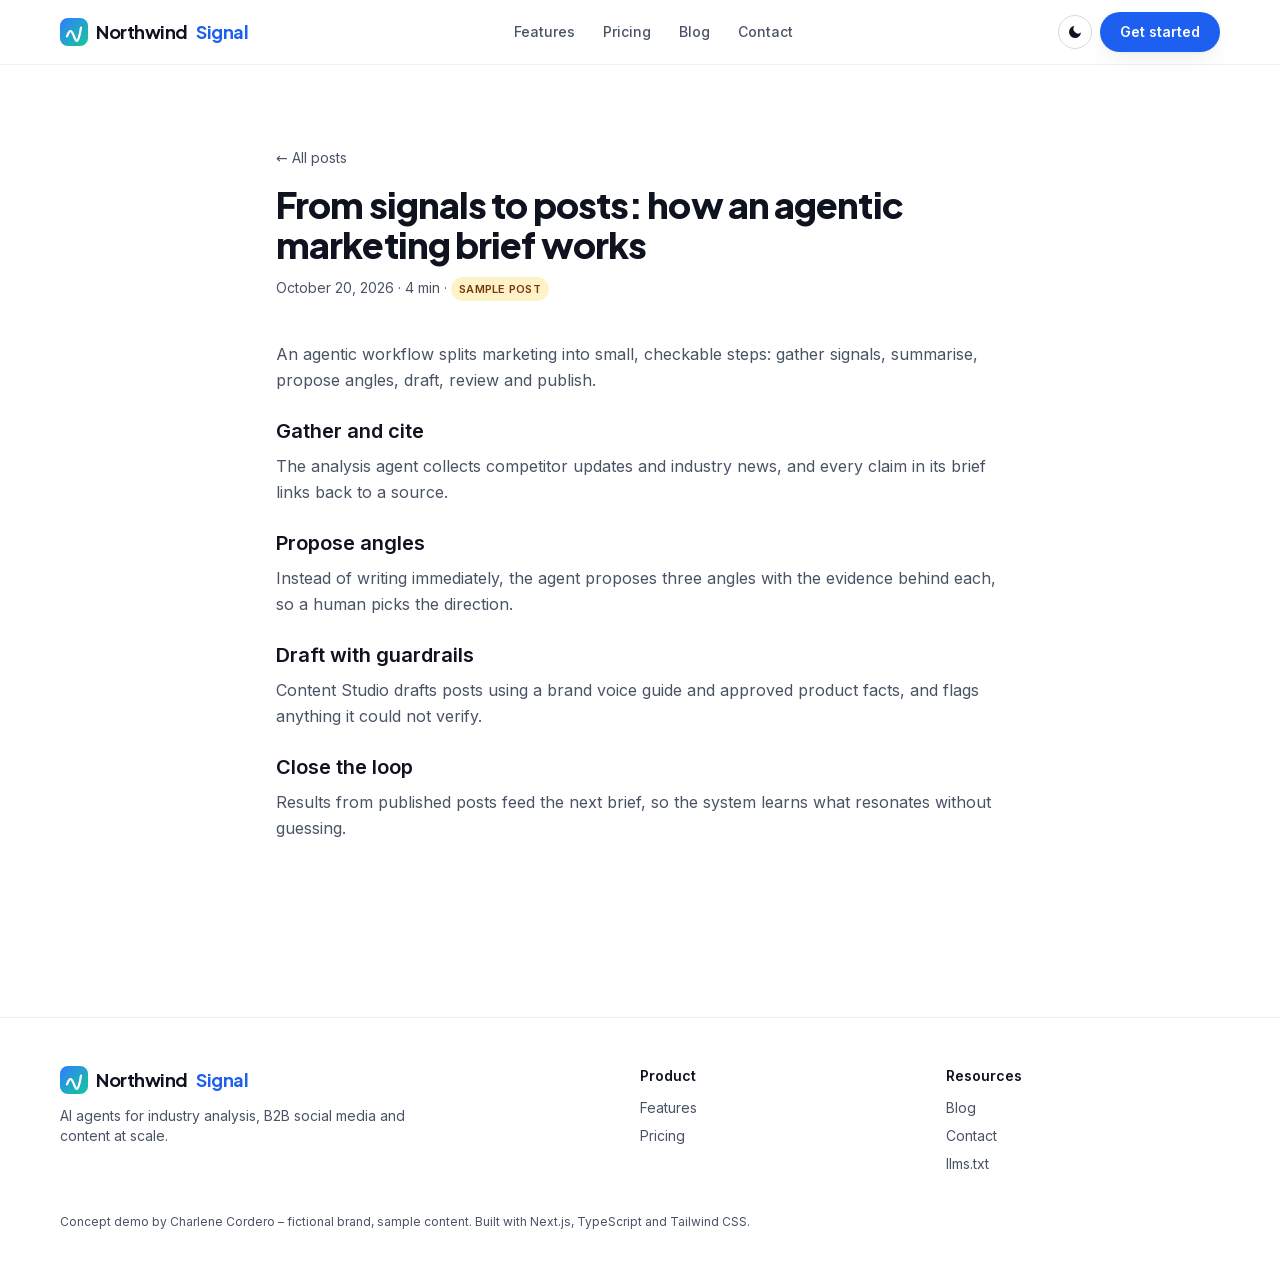
<file: blog/agentic-marketing-briefs/index.html>
<!DOCTYPE html><!--hwxUHbeWCiy0GC_upa6aJ--><html lang="en" class="__variable_d8ebd1 __variable_4b2068"><head><meta charSet="utf-8"/><meta name="viewport" content="width=device-width, initial-scale=1"/><link rel="preload" href="/_next/static/media/636a5ac981f94f8b-s.p.woff2" as="font" crossorigin="" type="font/woff2"/><link rel="preload" href="/_next/static/media/e4af272ccee01ff0-s.p.woff2" as="font" crossorigin="" type="font/woff2"/><link rel="stylesheet" href="/_next/static/css/245930dc6baac23c.css" data-precedence="next"/><link rel="preload" as="script" fetchPriority="low" href="/_next/static/chunks/webpack-8cf23d0625620f27.js"/><script src="/_next/static/chunks/4bd1b696-c023c6e3521b1417.js" async=""></script><script src="/_next/static/chunks/255-a7ba4d37dca2f1fa.js" async=""></script><script src="/_next/static/chunks/main-app-a3f47698c157e9fd.js" async=""></script><script src="/_next/static/chunks/619-ba102abea3e3d0e4.js" async=""></script><script src="/_next/static/chunks/app/blog/%5Bslug%5D/page-9ec87a05d8a4d06b.js" async=""></script><script src="/_next/static/chunks/app/layout-b99ebed93abadaa8.js" async=""></script><meta name="next-size-adjust" content=""/><meta name="theme-color" media="(prefers-color-scheme: light)" content="#ffffff"/><meta name="theme-color" media="(prefers-color-scheme: dark)" content="#080a12"/><title>From signals to posts: how an agentic marketing brief works | Northwind Signal</title><meta name="description" content="A walkthrough of an analysis agent feeding a content studio, with humans approving every step."/><meta name="application-name" content="Northwind Signal"/><meta name="author" content="Charlene Cordero"/><meta name="robots" content="index, follow"/><link rel="canonical" href="https://chai-nextjs-demo.pages.dev/blog/agentic-marketing-briefs/"/><meta property="og:title" content="From signals to posts: how an agentic marketing brief works | Northwind Signal"/><meta property="og:description" content="A walkthrough of an analysis agent feeding a content studio, with humans approving every step."/><meta property="og:url" content="https://chai-nextjs-demo.pages.dev/blog/agentic-marketing-briefs/"/><meta property="og:site_name" content="Northwind Signal"/><meta property="og:image" content="https://chai-nextjs-demo.pages.dev/og.svg"/><meta property="og:image:width" content="1200"/><meta property="og:image:height" content="630"/><meta property="og:image:alt" content="Northwind Signal concept demo"/><meta property="og:type" content="website"/><meta name="twitter:card" content="summary_large_image"/><meta name="twitter:title" content="From signals to posts: how an agentic marketing brief works"/><meta name="twitter:description" content="A walkthrough of an analysis agent feeding a content studio, with humans approving every step."/><meta name="twitter:image" content="https://chai-nextjs-demo.pages.dev/og.svg"/><meta name="twitter:image:width" content="1200"/><meta name="twitter:image:height" content="630"/><meta name="twitter:image:alt" content="Northwind Signal concept demo"/><link rel="icon" href="/favicon.svg"/><script>try{var t=localStorage.getItem('theme');if(t==='dark'||(!t&&matchMedia('(prefers-color-scheme: dark)').matches))document.documentElement.classList.add('dark')}catch(e){}</script><script src="/_next/static/chunks/polyfills-42372ed130431b0a.js" noModule=""></script></head><body class="font-sans"><div hidden=""><!--$--><!--/$--></div><script type="application/ld+json">{"@context":"https://schema.org","@type":"Organization","name":"Northwind Signal","url":"https://chai-nextjs-demo.pages.dev","logo":"https://chai-nextjs-demo.pages.dev/favicon.svg","description":"Northwind Signal is a fictional AI marketing platform: agents for industry analysis, B2B social media management and on-brand content generation at scale."}</script><header class="sticky top-0 z-40 border-b border-ink-100/80 bg-white/80 backdrop-blur dark:border-ink-800/80 dark:bg-ink-950/80"><a href="#main" class="sr-only focus:not-sr-only focus:absolute focus:left-4 focus:top-3 focus:z-50 btn-primary">Skip to content</a><div class="container flex h-16 items-center justify-between gap-4"><a aria-label="Northwind Signal home" href="/"><span class="flex items-center gap-2 font-display text-lg font-bold tracking-tight"><svg width="28" height="28" viewBox="0 0 32 32" aria-hidden="true"><defs><linearGradient id="lg" x1="0" y1="0" x2="1" y2="1"><stop offset="0" stop-color="#2f7dff"></stop><stop offset="1" stop-color="#14c99a"></stop></linearGradient></defs><rect width="32" height="32" rx="9" fill="url(#lg)"></rect><path d="M8 21c3-8 5-8 8 0s5 8 8-10" stroke="#fff" stroke-width="2.6" fill="none" stroke-linecap="round"></path></svg>Northwind<span class="text-brand-600 dark:text-brand-300">Signal</span></span></a><nav aria-label="Main" class="hidden md:block"><ul class="flex gap-7 text-sm font-medium"><li><a class="muted hover:text-ink-900 dark:hover:text-white" href="/features/">Features</a></li><li><a class="muted hover:text-ink-900 dark:hover:text-white" href="/pricing/">Pricing</a></li><li><a class="muted hover:text-ink-900 dark:hover:text-white" href="/blog/">Blog</a></li><li><a class="muted hover:text-ink-900 dark:hover:text-white" href="/contact/">Contact</a></li></ul></nav><div class="flex items-center gap-2"><button type="button" aria-label="Toggle dark mode" class="rounded-full border border-ink-200 p-2 hover:bg-ink-50 dark:border-ink-800 dark:hover:bg-ink-900"><svg class="h-4 w-4 dark:hidden" viewBox="0 0 24 24" fill="currentColor" aria-hidden="true"><path d="M21 12.8A9 9 0 1111.2 3a7 7 0 009.8 9.8z"></path></svg><svg class="hidden h-4 w-4 dark:block" viewBox="0 0 24 24" fill="none" stroke="currentColor" stroke-width="2" aria-hidden="true"><circle cx="12" cy="12" r="4"></circle><path d="M12 2v2M12 20v2M4.9 4.9l1.4 1.4M17.7 17.7l1.4 1.4M2 12h2M20 12h2M4.9 19.1l1.4-1.4M17.7 6.3l1.4-1.4"></path></svg></button><a class="btn-primary hidden sm:inline-flex" href="/pricing/">Get started</a></div></div><nav aria-label="Mobile" class="border-t border-ink-100 md:hidden dark:border-ink-800"><ul class="container flex justify-between py-2 text-sm font-medium"><li><a class="muted px-1 py-2 inline-block" href="/features/">Features</a></li><li><a class="muted px-1 py-2 inline-block" href="/pricing/">Pricing</a></li><li><a class="muted px-1 py-2 inline-block" href="/blog/">Blog</a></li><li><a class="muted px-1 py-2 inline-block" href="/contact/">Contact</a></li></ul></nav></header><main id="main"><article class="container max-w-3xl py-20"><script type="application/ld+json">{"@context":"https://schema.org","@type":"BlogPosting","headline":"From signals to posts: how an agentic marketing brief works","description":"A walkthrough of an analysis agent feeding a content studio, with humans approving every step.","datePublished":"2026-10-20","author":{"@type":"Person","name":"Charlene Cordero"},"publisher":{"@type":"Organization","name":"Northwind Signal"},"mainEntityOfPage":"https://chai-nextjs-demo.pages.dev/blog/agentic-marketing-briefs/"}</script><a class="muted text-sm hover:underline" href="/blog/">← All posts</a><h1 class="mt-4 font-display text-4xl font-extrabold tracking-tight">From signals to posts: how an agentic marketing brief works</h1><p class="muted mt-3 text-sm"><time dateTime="2026-10-20">October 20, 2026</time> · <!-- -->4 min<!-- --> · <span class="sample">Sample post</span></p><div class="mt-10 space-y-6 leading-relaxed"><section><p class="muted">An agentic workflow splits marketing into small, checkable steps: gather signals, summarise, propose angles, draft, review and publish.</p></section><section><h2 class="mb-2 text-xl font-semibold">Gather and cite</h2><p class="muted">The analysis agent collects competitor updates and industry news, and every claim in its brief links back to a source.</p></section><section><h2 class="mb-2 text-xl font-semibold">Propose angles</h2><p class="muted">Instead of writing immediately, the agent proposes three angles with the evidence behind each, so a human picks the direction.</p></section><section><h2 class="mb-2 text-xl font-semibold">Draft with guardrails</h2><p class="muted">Content Studio drafts posts using a brand voice guide and approved product facts, and flags anything it could not verify.</p></section><section><h2 class="mb-2 text-xl font-semibold">Close the loop</h2><p class="muted">Results from published posts feed the next brief, so the system learns what resonates without guessing.</p></section></div></article><!--$--><!--/$--></main><footer class="mt-24 border-t border-ink-100 py-12 dark:border-ink-800"><div class="container grid gap-8 sm:grid-cols-[2fr_1fr_1fr]"><div><span class="flex items-center gap-2 font-display text-lg font-bold tracking-tight"><svg width="28" height="28" viewBox="0 0 32 32" aria-hidden="true"><defs><linearGradient id="lg" x1="0" y1="0" x2="1" y2="1"><stop offset="0" stop-color="#2f7dff"></stop><stop offset="1" stop-color="#14c99a"></stop></linearGradient></defs><rect width="32" height="32" rx="9" fill="url(#lg)"></rect><path d="M8 21c3-8 5-8 8 0s5 8 8-10" stroke="#fff" stroke-width="2.6" fill="none" stroke-linecap="round"></path></svg>Northwind<span class="text-brand-600 dark:text-brand-300">Signal</span></span><p class="muted mt-3 max-w-sm text-sm">AI agents for industry analysis, B2B social media and content at scale.</p></div><nav aria-label="Product"><h2 class="text-sm font-semibold">Product</h2><ul class="muted mt-3 space-y-2 text-sm"><li><a href="/features/">Features</a></li><li><a href="/pricing/">Pricing</a></li></ul></nav><nav aria-label="Company"><h2 class="text-sm font-semibold">Resources</h2><ul class="muted mt-3 space-y-2 text-sm"><li><a href="/blog/">Blog</a></li><li><a href="/contact/">Contact</a></li><li><a href="/llms.txt">llms.txt</a></li></ul></nav></div><p class="container mt-10 text-xs muted">Concept demo by Charlene Cordero – fictional brand, sample content. Built with Next.js, TypeScript and Tailwind CSS.</p></footer><script src="/_next/static/chunks/webpack-8cf23d0625620f27.js" id="_R_" async=""></script><script>(self.__next_f=self.__next_f||[]).push([0])</script><script>self.__next_f.push([1,"1:\"$Sreact.fragment\"\n2:I[2619,[\"619\",\"static/chunks/619-ba102abea3e3d0e4.js\",\"953\",\"static/chunks/app/blog/%5Bslug%5D/page-9ec87a05d8a4d06b.js\"],\"\"]\n3:I[6621,[\"619\",\"static/chunks/619-ba102abea3e3d0e4.js\",\"177\",\"static/chunks/app/layout-b99ebed93abadaa8.js\"],\"default\"]\n4:I[9766,[],\"\"]\nc:I[7150,[],\"\"]\n:HL[\"/_next/static/media/636a5ac981f94f8b-s.p.woff2\",\"font\",{\"crossOrigin\":\"\",\"type\":\"font/woff2\"}]\n:HL[\"/_next/static/media/e4af272ccee01ff0-s.p.woff2\",\"font\",{\"crossOrigin\":\"\",\"type\":\"font/woff2\"}]\n:HL[\"/_next/static/css/245930dc6baac23c.css\",\"style\"]\n"])</script><script>self.__next_f.push([1,"0:{\"P\":null,\"b\":\"hwxUHbeWCiy0GC_upa6aJ\",\"p\":\"\",\"c\":[\"\",\"blog\",\"agentic-marketing-briefs\",\"\"],\"i\":false,\"f\":[[[\"\",{\"children\":[\"blog\",{\"children\":[[\"slug\",\"agentic-marketing-briefs\",\"d\"],{\"children\":[\"__PAGE__\",{}]}]}]},\"$undefined\",\"$undefined\",true],[\"\",[\"$\",\"$1\",\"c\",{\"children\":[[[\"$\",\"link\",\"0\",{\"rel\":\"stylesheet\",\"href\":\"/_next/static/css/245930dc6baac23c.css\",\"precedence\":\"next\",\"crossOrigin\":\"$undefined\",\"nonce\":\"$undefined\"}]],[\"$\",\"html\",null,{\"lang\":\"en\",\"className\":\"__variable_d8ebd1 __variable_4b2068\",\"suppressHydrationWarning\":true,\"children\":[[\"$\",\"head\",null,{\"children\":[\"$\",\"script\",null,{\"dangerouslySetInnerHTML\":{\"__html\":\"try{var t=localStorage.getItem('theme');if(t==='dark'||(!t\u0026\u0026matchMedia('(prefers-color-scheme: dark)').matches))document.documentElement.classList.add('dark')}catch(e){}\"}}]}],[\"$\",\"body\",null,{\"className\":\"font-sans\",\"children\":[[\"$\",\"script\",null,{\"type\":\"application/ld+json\",\"dangerouslySetInnerHTML\":{\"__html\":\"{\\\"@context\\\":\\\"https://schema.org\\\",\\\"@type\\\":\\\"Organization\\\",\\\"name\\\":\\\"Northwind Signal\\\",\\\"url\\\":\\\"https://chai-nextjs-demo.pages.dev\\\",\\\"logo\\\":\\\"https://chai-nextjs-demo.pages.dev/favicon.svg\\\",\\\"description\\\":\\\"Northwind Signal is a fictional AI marketing platform: agents for industry analysis, B2B social media management and on-brand content generation at scale.\\\"}\"}}],[\"$\",\"header\",null,{\"className\":\"sticky top-0 z-40 border-b border-ink-100/80 bg-white/80 backdrop-blur dark:border-ink-800/80 dark:bg-ink-950/80\",\"children\":[[\"$\",\"a\",null,{\"href\":\"#main\",\"className\":\"sr-only focus:not-sr-only focus:absolute focus:left-4 focus:top-3 focus:z-50 btn-primary\",\"children\":\"Skip to content\"}],[\"$\",\"div\",null,{\"className\":\"container flex h-16 items-center justify-between gap-4\",\"children\":[[\"$\",\"$L2\",null,{\"href\":\"/\",\"aria-label\":\"Northwind Signal home\",\"children\":[\"$\",\"span\",null,{\"className\":\"flex items-center gap-2 font-display text-lg font-bold tracking-tight\",\"children\":[[\"$\",\"svg\",null,{\"width\":\"28\",\"height\":\"28\",\"viewBox\":\"0 0 32 32\",\"aria-hidden\":\"true\",\"children\":[[\"$\",\"defs\",null,{\"children\":[\"$\",\"linearGradient\",null,{\"id\":\"lg\",\"x1\":\"0\",\"y1\":\"0\",\"x2\":\"1\",\"y2\":\"1\",\"children\":[[\"$\",\"stop\",null,{\"offset\":\"0\",\"stopColor\":\"#2f7dff\"}],[\"$\",\"stop\",null,{\"offset\":\"1\",\"stopColor\":\"#14c99a\"}]]}]}],[\"$\",\"rect\",null,{\"width\":\"32\",\"height\":\"32\",\"rx\":\"9\",\"fill\":\"url(#lg)\"}],[\"$\",\"path\",null,{\"d\":\"M8 21c3-8 5-8 8 0s5 8 8-10\",\"stroke\":\"#fff\",\"strokeWidth\":\"2.6\",\"fill\":\"none\",\"strokeLinecap\":\"round\"}]]}],\"Northwind\",[\"$\",\"span\",null,{\"className\":\"text-brand-600 dark:text-brand-300\",\"children\":\"Signal\"}]]}]}],[\"$\",\"nav\",null,{\"aria-label\":\"Main\",\"className\":\"hidden md:block\",\"children\":[\"$\",\"ul\",null,{\"className\":\"flex gap-7 text-sm font-medium\",\"children\":[[\"$\",\"li\",\"/features/\",{\"children\":[\"$\",\"$L2\",null,{\"className\":\"muted hover:text-ink-900 dark:hover:text-white\",\"href\":\"/features/\",\"children\":\"Features\"}]}],[\"$\",\"li\",\"/pricing/\",{\"children\":[\"$\",\"$L2\",null,{\"className\":\"muted hover:text-ink-900 dark:hover:text-white\",\"href\":\"/pricing/\",\"children\":\"Pricing\"}]}],[\"$\",\"li\",\"/blog/\",{\"children\":[\"$\",\"$L2\",null,{\"className\":\"muted hover:text-ink-900 dark:hover:text-white\",\"href\":\"/blog/\",\"children\":\"Blog\"}]}],[\"$\",\"li\",\"/contact/\",{\"children\":[\"$\",\"$L2\",null,{\"className\":\"muted hover:text-ink-900 dark:hover:text-white\",\"href\":\"/contact/\",\"children\":\"Contact\"}]}]]}]}],[\"$\",\"div\",null,{\"className\":\"flex items-center gap-2\",\"children\":[[\"$\",\"$L3\",null,{}],[\"$\",\"$L2\",null,{\"href\":\"/pricing/\",\"className\":\"btn-primary hidden sm:inline-flex\",\"children\":\"Get started\"}]]}]]}],[\"$\",\"nav\",null,{\"aria-label\":\"Mobile\",\"className\":\"border-t border-ink-100 md:hidden dark:border-ink-800\",\"children\":[\"$\",\"ul\",null,{\"className\":\"container flex justify-between py-2 text-sm font-medium\",\"children\":[[\"$\",\"li\",\"/features/\",{\"children\":[\"$\",\"$L2\",null,{\"className\":\"muted px-1 py-2 inline-block\",\"href\":\"/features/\",\"children\":\"Features\"}]}],[\"$\",\"li\",\"/pricing/\",{\"children\":[\"$\",\"$L2\",null,{\"className\":\"muted px-1 py-2 inline-block\",\"href\":\"/pricing/\",\"children\":\"Pricing\"}]}],[\"$\",\"li\",\"/blog/\",{\"children\":[\"$\",\"$L2\",null,{\"className\":\"muted px-1 py-2 inline-block\",\"href\":\"/blog/\",\"children\":\"Blog\"}]}],[\"$\",\"li\",\"/contact/\",{\"children\":[\"$\",\"$L2\",null,{\"className\":\"muted px-1 py-2 inline-block\",\"href\":\"/contact/\",\"children\":\"Contact\"}]}]]}]}]]}],[\"$\",\"main\",null,{\"id\":\"main\",\"children\":[\"$\",\"$L4\",null,{\"parallelRouterKey\":\"children\",\"error\":\"$undefined\",\"errorStyles\":\"$undefined\",\"errorScripts\":\"$undefined\",\"template\":\"$L5\",\"templateStyles\":\"$undefined\",\"templateScripts\":\"$undefined\",\"notFound\":\"$L6\",\"forbidden\":\"$undefined\",\"unauthorized\":\"$undefined\"}]}],\"$L7\"]}]]}]]}],{\"children\":[\"blog\",\"$L8\",{\"children\":[[\"slug\",\"agentic-marketing-briefs\",\"d\"],\"$L9\",{\"children\":[\"__PAGE__\",\"$La\",{},null,false]},null,false]},null,false]},null,false],\"$Lb\",false]],\"m\":\"$undefined\",\"G\":[\"$c\",[]],\"s\":false,\"S\":true}\n"])</script><script>self.__next_f.push([1,"d:I[8924,[],\"\"]\nf:I[4431,[],\"OutletBoundary\"]\n11:I[5278,[],\"AsyncMetadataOutlet\"]\n13:I[4431,[],\"ViewportBoundary\"]\n15:I[4431,[],\"MetadataBoundary\"]\n16:\"$Sreact.suspense\"\n5:[\"$\",\"$Ld\",null,{}]\n"])</script><script>self.__next_f.push([1,"6:[[[\"$\",\"title\",null,{\"children\":\"404: This page could not be found.\"}],[\"$\",\"div\",null,{\"style\":{\"fontFamily\":\"system-ui,\\\"Segoe UI\\\",Roboto,Helvetica,Arial,sans-serif,\\\"Apple Color Emoji\\\",\\\"Segoe UI Emoji\\\"\",\"height\":\"100vh\",\"textAlign\":\"center\",\"display\":\"flex\",\"flexDirection\":\"column\",\"alignItems\":\"center\",\"justifyContent\":\"center\"},\"children\":[\"$\",\"div\",null,{\"children\":[[\"$\",\"style\",null,{\"dangerouslySetInnerHTML\":{\"__html\":\"body{color:#000;background:#fff;margin:0}.next-error-h1{border-right:1px solid rgba(0,0,0,.3)}@media (prefers-color-scheme:dark){body{color:#fff;background:#000}.next-error-h1{border-right:1px solid rgba(255,255,255,.3)}}\"}}],[\"$\",\"h1\",null,{\"className\":\"next-error-h1\",\"style\":{\"display\":\"inline-block\",\"margin\":\"0 20px 0 0\",\"padding\":\"0 23px 0 0\",\"fontSize\":24,\"fontWeight\":500,\"verticalAlign\":\"top\",\"lineHeight\":\"49px\"},\"children\":404}],[\"$\",\"div\",null,{\"style\":{\"display\":\"inline-block\"},\"children\":[\"$\",\"h2\",null,{\"style\":{\"fontSize\":14,\"fontWeight\":400,\"lineHeight\":\"49px\",\"margin\":0},\"children\":\"This page could not be found.\"}]}]]}]}]],[]]\n"])</script><script>self.__next_f.push([1,"7:[\"$\",\"footer\",null,{\"className\":\"mt-24 border-t border-ink-100 py-12 dark:border-ink-800\",\"children\":[[\"$\",\"div\",null,{\"className\":\"container grid gap-8 sm:grid-cols-[2fr_1fr_1fr]\",\"children\":[[\"$\",\"div\",null,{\"children\":[[\"$\",\"span\",null,{\"className\":\"flex items-center gap-2 font-display text-lg font-bold tracking-tight\",\"children\":[[\"$\",\"svg\",null,{\"width\":\"28\",\"height\":\"28\",\"viewBox\":\"0 0 32 32\",\"aria-hidden\":\"true\",\"children\":[[\"$\",\"defs\",null,{\"children\":[\"$\",\"linearGradient\",null,{\"id\":\"lg\",\"x1\":\"0\",\"y1\":\"0\",\"x2\":\"1\",\"y2\":\"1\",\"children\":[[\"$\",\"stop\",null,{\"offset\":\"0\",\"stopColor\":\"#2f7dff\"}],[\"$\",\"stop\",null,{\"offset\":\"1\",\"stopColor\":\"#14c99a\"}]]}]}],[\"$\",\"rect\",null,{\"width\":\"32\",\"height\":\"32\",\"rx\":\"9\",\"fill\":\"url(#lg)\"}],[\"$\",\"path\",null,{\"d\":\"M8 21c3-8 5-8 8 0s5 8 8-10\",\"stroke\":\"#fff\",\"strokeWidth\":\"2.6\",\"fill\":\"none\",\"strokeLinecap\":\"round\"}]]}],\"Northwind\",[\"$\",\"span\",null,{\"className\":\"text-brand-600 dark:text-brand-300\",\"children\":\"Signal\"}]]}],[\"$\",\"p\",null,{\"className\":\"muted mt-3 max-w-sm text-sm\",\"children\":\"AI agents for industry analysis, B2B social media and content at scale.\"}]]}],[\"$\",\"nav\",null,{\"aria-label\":\"Product\",\"children\":[[\"$\",\"h2\",null,{\"className\":\"text-sm font-semibold\",\"children\":\"Product\"}],[\"$\",\"ul\",null,{\"className\":\"muted mt-3 space-y-2 text-sm\",\"children\":[[\"$\",\"li\",null,{\"children\":[\"$\",\"$L2\",null,{\"href\":\"/features/\",\"children\":\"Features\"}]}],[\"$\",\"li\",null,{\"children\":[\"$\",\"$L2\",null,{\"href\":\"/pricing/\",\"children\":\"Pricing\"}]}]]}]]}],[\"$\",\"nav\",null,{\"aria-label\":\"Company\",\"children\":[[\"$\",\"h2\",null,{\"className\":\"text-sm font-semibold\",\"children\":\"Resources\"}],[\"$\",\"ul\",null,{\"className\":\"muted mt-3 space-y-2 text-sm\",\"children\":[[\"$\",\"li\",null,{\"children\":[\"$\",\"$L2\",null,{\"href\":\"/blog/\",\"children\":\"Blog\"}]}],[\"$\",\"li\",null,{\"children\":[\"$\",\"$L2\",null,{\"href\":\"/contact/\",\"children\":\"Contact\"}]}],[\"$\",\"li\",null,{\"children\":[\"$\",\"a\",null,{\"href\":\"/llms.txt\",\"children\":\"llms.txt\"}]}]]}]]}]]}],[\"$\",\"p\",null,{\"className\":\"container mt-10 text-xs muted\",\"children\":\"Concept demo by Charlene Cordero – fictional brand, sample content. Built with Next.js, TypeScript and Tailwind CSS.\"}]]}]\n"])</script><script>self.__next_f.push([1,"8:[\"$\",\"$1\",\"c\",{\"children\":[null,[\"$\",\"$L4\",null,{\"parallelRouterKey\":\"children\",\"error\":\"$undefined\",\"errorStyles\":\"$undefined\",\"errorScripts\":\"$undefined\",\"template\":[\"$\",\"$Ld\",null,{}],\"templateStyles\":\"$undefined\",\"templateScripts\":\"$undefined\",\"notFound\":\"$undefined\",\"forbidden\":\"$undefined\",\"unauthorized\":\"$undefined\"}]]}]\n9:[\"$\",\"$1\",\"c\",{\"children\":[null,[\"$\",\"$L4\",null,{\"parallelRouterKey\":\"children\",\"error\":\"$undefined\",\"errorStyles\":\"$undefined\",\"errorScripts\":\"$undefined\",\"template\":[\"$\",\"$Ld\",null,{}],\"templateStyles\":\"$undefined\",\"templateScripts\":\"$undefined\",\"notFound\":\"$undefined\",\"forbidden\":\"$undefined\",\"unauthorized\":\"$undefined\"}]]}]\na:[\"$\",\"$1\",\"c\",{\"children\":[\"$Le\",null,[\"$\",\"$Lf\",null,{\"children\":[\"$L10\",[\"$\",\"$L11\",null,{\"promise\":\"$@12\"}]]}]]}]\nb:[\"$\",\"$1\",\"h\",{\"children\":[null,[[\"$\",\"$L13\",null,{\"children\":\"$L14\"}],[\"$\",\"meta\",null,{\"name\":\"next-size-adjust\",\"content\":\"\"}]],[\"$\",\"$L15\",null,{\"children\":[\"$\",\"div\",null,{\"hidden\":true,\"children\":[\"$\",\"$16\",null,{\"fallback\":null,\"children\":\"$L17\"}]}]}]]}]\n"])</script><script>self.__next_f.push([1,"e:[\"$\",\"article\",null,{\"className\":\"container max-w-3xl py-20\",\"children\":[[\"$\",\"script\",null,{\"type\":\"application/ld+json\",\"dangerouslySetInnerHTML\":{\"__html\":\"{\\\"@context\\\":\\\"https://schema.org\\\",\\\"@type\\\":\\\"BlogPosting\\\",\\\"headline\\\":\\\"From signals to posts: how an agentic marketing brief works\\\",\\\"description\\\":\\\"A walkthrough of an analysis agent feeding a content studio, with humans approving every step.\\\",\\\"datePublished\\\":\\\"2026-10-20\\\",\\\"author\\\":{\\\"@type\\\":\\\"Person\\\",\\\"name\\\":\\\"Charlene Cordero\\\"},\\\"publisher\\\":{\\\"@type\\\":\\\"Organization\\\",\\\"name\\\":\\\"Northwind Signal\\\"},\\\"mainEntityOfPage\\\":\\\"https://chai-nextjs-demo.pages.dev/blog/agentic-marketing-briefs/\\\"}\"}}],[\"$\",\"$L2\",null,{\"href\":\"/blog/\",\"className\":\"muted text-sm hover:underline\",\"children\":\"← All posts\"}],[\"$\",\"h1\",null,{\"className\":\"mt-4 font-display text-4xl font-extrabold tracking-tight\",\"children\":\"From signals to posts: how an agentic marketing brief works\"}],[\"$\",\"p\",null,{\"className\":\"muted mt-3 text-sm\",\"children\":[[\"$\",\"time\",null,{\"dateTime\":\"2026-10-20\",\"children\":\"October 20, 2026\"}],\" · \",\"4 min\",\" · \",[\"$\",\"span\",null,{\"className\":\"sample\",\"children\":\"Sample post\"}]]}],[\"$\",\"div\",null,{\"className\":\"mt-10 space-y-6 leading-relaxed\",\"children\":[[\"$\",\"section\",\"0\",{\"children\":[\"$undefined\",[\"$\",\"p\",null,{\"className\":\"muted\",\"children\":\"An agentic workflow splits marketing into small, checkable steps: gather signals, summarise, propose angles, draft, review and publish.\"}]]}],[\"$\",\"section\",\"1\",{\"children\":[[\"$\",\"h2\",null,{\"className\":\"mb-2 text-xl font-semibold\",\"children\":\"Gather and cite\"}],[\"$\",\"p\",null,{\"className\":\"muted\",\"children\":\"The analysis agent collects competitor updates and industry news, and every claim in its brief links back to a source.\"}]]}],[\"$\",\"section\",\"2\",{\"children\":[[\"$\",\"h2\",null,{\"className\":\"mb-2 text-xl font-semibold\",\"children\":\"Propose angles\"}],[\"$\",\"p\",null,{\"className\":\"muted\",\"children\":\"Instead of writing immediately, the agent proposes three angles with the evidence behind each, so a human picks the direction.\"}]]}],[\"$\",\"section\",\"3\",{\"children\":[[\"$\",\"h2\",null,{\"className\":\"mb-2 text-xl font-semibold\",\"children\":\"Draft with guardrails\"}],[\"$\",\"p\",null,{\"className\":\"muted\",\"children\":\"Content Studio drafts posts using a brand voice guide and approved product facts, and flags anything it could not verify.\"}]]}],[\"$\",\"section\",\"4\",{\"children\":[[\"$\",\"h2\",null,{\"className\":\"mb-2 text-xl font-semibold\",\"children\":\"Close the loop\"}],[\"$\",\"p\",null,{\"className\":\"muted\",\"children\":\"Results from published posts feed the next brief, so the system learns what resonates without guessing.\"}]]}]]}]]}]\n"])</script><script>self.__next_f.push([1,"14:[[\"$\",\"meta\",\"0\",{\"charSet\":\"utf-8\"}],[\"$\",\"meta\",\"1\",{\"name\":\"viewport\",\"content\":\"width=device-width, initial-scale=1\"}],[\"$\",\"meta\",\"2\",{\"name\":\"theme-color\",\"media\":\"(prefers-color-scheme: light)\",\"content\":\"#ffffff\"}],[\"$\",\"meta\",\"3\",{\"name\":\"theme-color\",\"media\":\"(prefers-color-scheme: dark)\",\"content\":\"#080a12\"}]]\n10:null\n"])</script><script>self.__next_f.push([1,"18:I[622,[],\"IconMark\"]\n"])</script><script>self.__next_f.push([1,"12:{\"metadata\":[[\"$\",\"title\",\"0\",{\"children\":\"From signals to posts: how an agentic marketing brief works | Northwind Signal\"}],[\"$\",\"meta\",\"1\",{\"name\":\"description\",\"content\":\"A walkthrough of an analysis agent feeding a content studio, with humans approving every step.\"}],[\"$\",\"meta\",\"2\",{\"name\":\"application-name\",\"content\":\"Northwind Signal\"}],[\"$\",\"meta\",\"3\",{\"name\":\"author\",\"content\":\"Charlene Cordero\"}],[\"$\",\"meta\",\"4\",{\"name\":\"robots\",\"content\":\"index, follow\"}],[\"$\",\"link\",\"5\",{\"rel\":\"canonical\",\"href\":\"https://chai-nextjs-demo.pages.dev/blog/agentic-marketing-briefs/\"}],[\"$\",\"meta\",\"6\",{\"property\":\"og:title\",\"content\":\"From signals to posts: how an agentic marketing brief works | Northwind Signal\"}],[\"$\",\"meta\",\"7\",{\"property\":\"og:description\",\"content\":\"A walkthrough of an analysis agent feeding a content studio, with humans approving every step.\"}],[\"$\",\"meta\",\"8\",{\"property\":\"og:url\",\"content\":\"https://chai-nextjs-demo.pages.dev/blog/agentic-marketing-briefs/\"}],[\"$\",\"meta\",\"9\",{\"property\":\"og:site_name\",\"content\":\"Northwind Signal\"}],[\"$\",\"meta\",\"10\",{\"property\":\"og:image\",\"content\":\"https://chai-nextjs-demo.pages.dev/og.svg\"}],[\"$\",\"meta\",\"11\",{\"property\":\"og:image:width\",\"content\":\"1200\"}],[\"$\",\"meta\",\"12\",{\"property\":\"og:image:height\",\"content\":\"630\"}],[\"$\",\"meta\",\"13\",{\"property\":\"og:image:alt\",\"content\":\"Northwind Signal concept demo\"}],[\"$\",\"meta\",\"14\",{\"property\":\"og:type\",\"content\":\"website\"}],[\"$\",\"meta\",\"15\",{\"name\":\"twitter:card\",\"content\":\"summary_large_image\"}],[\"$\",\"meta\",\"16\",{\"name\":\"twitter:title\",\"content\":\"From signals to posts: how an agentic marketing brief works\"}],[\"$\",\"meta\",\"17\",{\"name\":\"twitter:description\",\"content\":\"A walkthrough of an analysis agent feeding a content studio, with humans approving every step.\"}],[\"$\",\"meta\",\"18\",{\"name\":\"twitter:image\",\"content\":\"https://chai-nextjs-demo.pages.dev/og.svg\"}],[\"$\",\"meta\",\"19\",{\"name\":\"twitter:image:width\",\"content\":\"1200\"}],[\"$\",\"meta\",\"20\",{\"name\":\"twitter:image:height\",\"content\":\"630\"}],[\"$\",\"meta\",\"21\",{\"name\":\"twitter:image:alt\",\"content\":\"Northwind Signal concept demo\"}],[\"$\",\"link\",\"22\",{\"rel\":\"icon\",\"href\":\"/favicon.svg\"}],[\"$\",\"$L18\",\"23\",{}]],\"error\":null,\"digest\":\"$undefined\"}\n"])</script><script>self.__next_f.push([1,"17:\"$12:metadata\"\n"])</script></body></html>
</file>
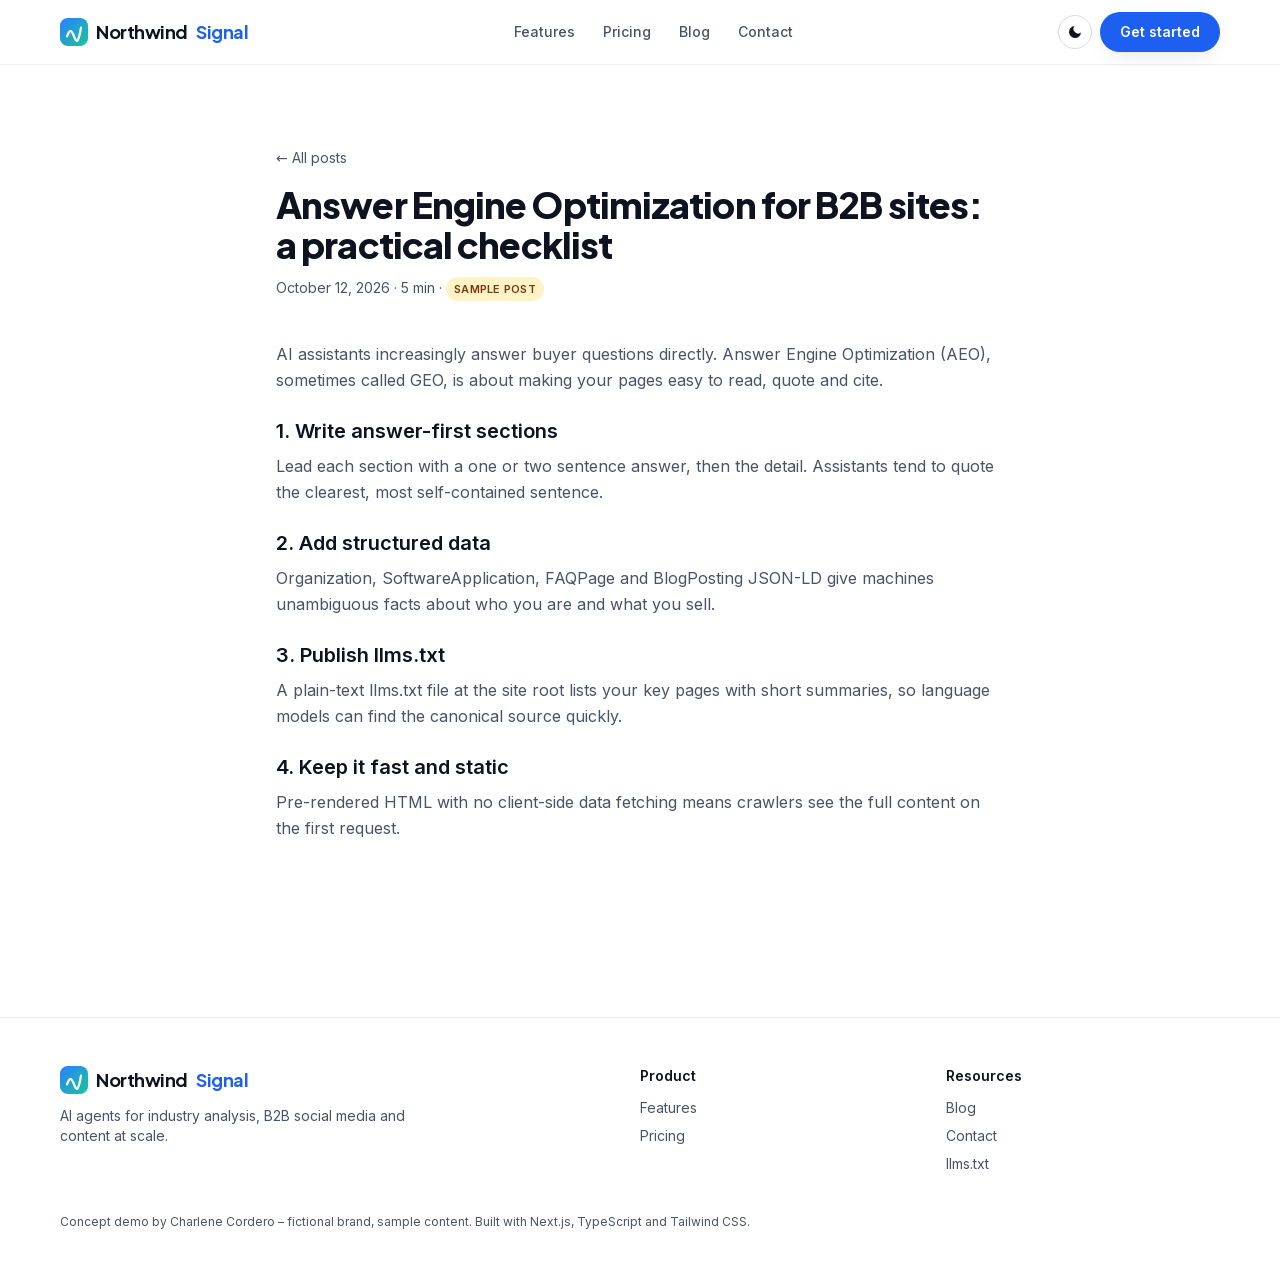
<file: blog/answer-engine-optimization-for-b2b/index.html>
<!DOCTYPE html><!--hwxUHbeWCiy0GC_upa6aJ--><html lang="en" class="__variable_d8ebd1 __variable_4b2068"><head><meta charSet="utf-8"/><meta name="viewport" content="width=device-width, initial-scale=1"/><link rel="preload" href="/_next/static/media/636a5ac981f94f8b-s.p.woff2" as="font" crossorigin="" type="font/woff2"/><link rel="preload" href="/_next/static/media/e4af272ccee01ff0-s.p.woff2" as="font" crossorigin="" type="font/woff2"/><link rel="stylesheet" href="/_next/static/css/245930dc6baac23c.css" data-precedence="next"/><link rel="preload" as="script" fetchPriority="low" href="/_next/static/chunks/webpack-8cf23d0625620f27.js"/><script src="/_next/static/chunks/4bd1b696-c023c6e3521b1417.js" async=""></script><script src="/_next/static/chunks/255-a7ba4d37dca2f1fa.js" async=""></script><script src="/_next/static/chunks/main-app-a3f47698c157e9fd.js" async=""></script><script src="/_next/static/chunks/619-ba102abea3e3d0e4.js" async=""></script><script src="/_next/static/chunks/app/blog/%5Bslug%5D/page-9ec87a05d8a4d06b.js" async=""></script><script src="/_next/static/chunks/app/layout-b99ebed93abadaa8.js" async=""></script><meta name="next-size-adjust" content=""/><meta name="theme-color" media="(prefers-color-scheme: light)" content="#ffffff"/><meta name="theme-color" media="(prefers-color-scheme: dark)" content="#080a12"/><title>Answer Engine Optimization for B2B sites: a practical checklist | Northwind Signal</title><meta name="description" content="How to make a marketing site easy for AI search engines to read, quote and cite."/><meta name="application-name" content="Northwind Signal"/><meta name="author" content="Charlene Cordero"/><meta name="robots" content="index, follow"/><link rel="canonical" href="https://chai-nextjs-demo.pages.dev/blog/answer-engine-optimization-for-b2b/"/><meta property="og:title" content="Answer Engine Optimization for B2B sites: a practical checklist | Northwind Signal"/><meta property="og:description" content="How to make a marketing site easy for AI search engines to read, quote and cite."/><meta property="og:url" content="https://chai-nextjs-demo.pages.dev/blog/answer-engine-optimization-for-b2b/"/><meta property="og:site_name" content="Northwind Signal"/><meta property="og:image" content="https://chai-nextjs-demo.pages.dev/og.svg"/><meta property="og:image:width" content="1200"/><meta property="og:image:height" content="630"/><meta property="og:image:alt" content="Northwind Signal concept demo"/><meta property="og:type" content="website"/><meta name="twitter:card" content="summary_large_image"/><meta name="twitter:title" content="Answer Engine Optimization for B2B sites: a practical checklist"/><meta name="twitter:description" content="How to make a marketing site easy for AI search engines to read, quote and cite."/><meta name="twitter:image" content="https://chai-nextjs-demo.pages.dev/og.svg"/><meta name="twitter:image:width" content="1200"/><meta name="twitter:image:height" content="630"/><meta name="twitter:image:alt" content="Northwind Signal concept demo"/><link rel="icon" href="/favicon.svg"/><script>try{var t=localStorage.getItem('theme');if(t==='dark'||(!t&&matchMedia('(prefers-color-scheme: dark)').matches))document.documentElement.classList.add('dark')}catch(e){}</script><script src="/_next/static/chunks/polyfills-42372ed130431b0a.js" noModule=""></script></head><body class="font-sans"><div hidden=""><!--$--><!--/$--></div><script type="application/ld+json">{"@context":"https://schema.org","@type":"Organization","name":"Northwind Signal","url":"https://chai-nextjs-demo.pages.dev","logo":"https://chai-nextjs-demo.pages.dev/favicon.svg","description":"Northwind Signal is a fictional AI marketing platform: agents for industry analysis, B2B social media management and on-brand content generation at scale."}</script><header class="sticky top-0 z-40 border-b border-ink-100/80 bg-white/80 backdrop-blur dark:border-ink-800/80 dark:bg-ink-950/80"><a href="#main" class="sr-only focus:not-sr-only focus:absolute focus:left-4 focus:top-3 focus:z-50 btn-primary">Skip to content</a><div class="container flex h-16 items-center justify-between gap-4"><a aria-label="Northwind Signal home" href="/"><span class="flex items-center gap-2 font-display text-lg font-bold tracking-tight"><svg width="28" height="28" viewBox="0 0 32 32" aria-hidden="true"><defs><linearGradient id="lg" x1="0" y1="0" x2="1" y2="1"><stop offset="0" stop-color="#2f7dff"></stop><stop offset="1" stop-color="#14c99a"></stop></linearGradient></defs><rect width="32" height="32" rx="9" fill="url(#lg)"></rect><path d="M8 21c3-8 5-8 8 0s5 8 8-10" stroke="#fff" stroke-width="2.6" fill="none" stroke-linecap="round"></path></svg>Northwind<span class="text-brand-600 dark:text-brand-300">Signal</span></span></a><nav aria-label="Main" class="hidden md:block"><ul class="flex gap-7 text-sm font-medium"><li><a class="muted hover:text-ink-900 dark:hover:text-white" href="/features/">Features</a></li><li><a class="muted hover:text-ink-900 dark:hover:text-white" href="/pricing/">Pricing</a></li><li><a class="muted hover:text-ink-900 dark:hover:text-white" href="/blog/">Blog</a></li><li><a class="muted hover:text-ink-900 dark:hover:text-white" href="/contact/">Contact</a></li></ul></nav><div class="flex items-center gap-2"><button type="button" aria-label="Toggle dark mode" class="rounded-full border border-ink-200 p-2 hover:bg-ink-50 dark:border-ink-800 dark:hover:bg-ink-900"><svg class="h-4 w-4 dark:hidden" viewBox="0 0 24 24" fill="currentColor" aria-hidden="true"><path d="M21 12.8A9 9 0 1111.2 3a7 7 0 009.8 9.8z"></path></svg><svg class="hidden h-4 w-4 dark:block" viewBox="0 0 24 24" fill="none" stroke="currentColor" stroke-width="2" aria-hidden="true"><circle cx="12" cy="12" r="4"></circle><path d="M12 2v2M12 20v2M4.9 4.9l1.4 1.4M17.7 17.7l1.4 1.4M2 12h2M20 12h2M4.9 19.1l1.4-1.4M17.7 6.3l1.4-1.4"></path></svg></button><a class="btn-primary hidden sm:inline-flex" href="/pricing/">Get started</a></div></div><nav aria-label="Mobile" class="border-t border-ink-100 md:hidden dark:border-ink-800"><ul class="container flex justify-between py-2 text-sm font-medium"><li><a class="muted px-1 py-2 inline-block" href="/features/">Features</a></li><li><a class="muted px-1 py-2 inline-block" href="/pricing/">Pricing</a></li><li><a class="muted px-1 py-2 inline-block" href="/blog/">Blog</a></li><li><a class="muted px-1 py-2 inline-block" href="/contact/">Contact</a></li></ul></nav></header><main id="main"><article class="container max-w-3xl py-20"><script type="application/ld+json">{"@context":"https://schema.org","@type":"BlogPosting","headline":"Answer Engine Optimization for B2B sites: a practical checklist","description":"How to make a marketing site easy for AI search engines to read, quote and cite.","datePublished":"2026-10-12","author":{"@type":"Person","name":"Charlene Cordero"},"publisher":{"@type":"Organization","name":"Northwind Signal"},"mainEntityOfPage":"https://chai-nextjs-demo.pages.dev/blog/answer-engine-optimization-for-b2b/"}</script><a class="muted text-sm hover:underline" href="/blog/">← All posts</a><h1 class="mt-4 font-display text-4xl font-extrabold tracking-tight">Answer Engine Optimization for B2B sites: a practical checklist</h1><p class="muted mt-3 text-sm"><time dateTime="2026-10-12">October 12, 2026</time> · <!-- -->5 min<!-- --> · <span class="sample">Sample post</span></p><div class="mt-10 space-y-6 leading-relaxed"><section><p class="muted">AI assistants increasingly answer buyer questions directly. Answer Engine Optimization (AEO), sometimes called GEO, is about making your pages easy to read, quote and cite.</p></section><section><h2 class="mb-2 text-xl font-semibold">1. Write answer-first sections</h2><p class="muted">Lead each section with a one or two sentence answer, then the detail. Assistants tend to quote the clearest, most self-contained sentence.</p></section><section><h2 class="mb-2 text-xl font-semibold">2. Add structured data</h2><p class="muted">Organization, SoftwareApplication, FAQPage and BlogPosting JSON-LD give machines unambiguous facts about who you are and what you sell.</p></section><section><h2 class="mb-2 text-xl font-semibold">3. Publish llms.txt</h2><p class="muted">A plain-text llms.txt file at the site root lists your key pages with short summaries, so language models can find the canonical source quickly.</p></section><section><h2 class="mb-2 text-xl font-semibold">4. Keep it fast and static</h2><p class="muted">Pre-rendered HTML with no client-side data fetching means crawlers see the full content on the first request.</p></section></div></article><!--$--><!--/$--></main><footer class="mt-24 border-t border-ink-100 py-12 dark:border-ink-800"><div class="container grid gap-8 sm:grid-cols-[2fr_1fr_1fr]"><div><span class="flex items-center gap-2 font-display text-lg font-bold tracking-tight"><svg width="28" height="28" viewBox="0 0 32 32" aria-hidden="true"><defs><linearGradient id="lg" x1="0" y1="0" x2="1" y2="1"><stop offset="0" stop-color="#2f7dff"></stop><stop offset="1" stop-color="#14c99a"></stop></linearGradient></defs><rect width="32" height="32" rx="9" fill="url(#lg)"></rect><path d="M8 21c3-8 5-8 8 0s5 8 8-10" stroke="#fff" stroke-width="2.6" fill="none" stroke-linecap="round"></path></svg>Northwind<span class="text-brand-600 dark:text-brand-300">Signal</span></span><p class="muted mt-3 max-w-sm text-sm">AI agents for industry analysis, B2B social media and content at scale.</p></div><nav aria-label="Product"><h2 class="text-sm font-semibold">Product</h2><ul class="muted mt-3 space-y-2 text-sm"><li><a href="/features/">Features</a></li><li><a href="/pricing/">Pricing</a></li></ul></nav><nav aria-label="Company"><h2 class="text-sm font-semibold">Resources</h2><ul class="muted mt-3 space-y-2 text-sm"><li><a href="/blog/">Blog</a></li><li><a href="/contact/">Contact</a></li><li><a href="/llms.txt">llms.txt</a></li></ul></nav></div><p class="container mt-10 text-xs muted">Concept demo by Charlene Cordero – fictional brand, sample content. Built with Next.js, TypeScript and Tailwind CSS.</p></footer><script src="/_next/static/chunks/webpack-8cf23d0625620f27.js" id="_R_" async=""></script><script>(self.__next_f=self.__next_f||[]).push([0])</script><script>self.__next_f.push([1,"1:\"$Sreact.fragment\"\n2:I[2619,[\"619\",\"static/chunks/619-ba102abea3e3d0e4.js\",\"953\",\"static/chunks/app/blog/%5Bslug%5D/page-9ec87a05d8a4d06b.js\"],\"\"]\n3:I[6621,[\"619\",\"static/chunks/619-ba102abea3e3d0e4.js\",\"177\",\"static/chunks/app/layout-b99ebed93abadaa8.js\"],\"default\"]\n4:I[9766,[],\"\"]\nc:I[7150,[],\"\"]\n:HL[\"/_next/static/media/636a5ac981f94f8b-s.p.woff2\",\"font\",{\"crossOrigin\":\"\",\"type\":\"font/woff2\"}]\n:HL[\"/_next/static/media/e4af272ccee01ff0-s.p.woff2\",\"font\",{\"crossOrigin\":\"\",\"type\":\"font/woff2\"}]\n:HL[\"/_next/static/css/245930dc6baac23c.css\",\"style\"]\n"])</script><script>self.__next_f.push([1,"0:{\"P\":null,\"b\":\"hwxUHbeWCiy0GC_upa6aJ\",\"p\":\"\",\"c\":[\"\",\"blog\",\"answer-engine-optimization-for-b2b\",\"\"],\"i\":false,\"f\":[[[\"\",{\"children\":[\"blog\",{\"children\":[[\"slug\",\"answer-engine-optimization-for-b2b\",\"d\"],{\"children\":[\"__PAGE__\",{}]}]}]},\"$undefined\",\"$undefined\",true],[\"\",[\"$\",\"$1\",\"c\",{\"children\":[[[\"$\",\"link\",\"0\",{\"rel\":\"stylesheet\",\"href\":\"/_next/static/css/245930dc6baac23c.css\",\"precedence\":\"next\",\"crossOrigin\":\"$undefined\",\"nonce\":\"$undefined\"}]],[\"$\",\"html\",null,{\"lang\":\"en\",\"className\":\"__variable_d8ebd1 __variable_4b2068\",\"suppressHydrationWarning\":true,\"children\":[[\"$\",\"head\",null,{\"children\":[\"$\",\"script\",null,{\"dangerouslySetInnerHTML\":{\"__html\":\"try{var t=localStorage.getItem('theme');if(t==='dark'||(!t\u0026\u0026matchMedia('(prefers-color-scheme: dark)').matches))document.documentElement.classList.add('dark')}catch(e){}\"}}]}],[\"$\",\"body\",null,{\"className\":\"font-sans\",\"children\":[[\"$\",\"script\",null,{\"type\":\"application/ld+json\",\"dangerouslySetInnerHTML\":{\"__html\":\"{\\\"@context\\\":\\\"https://schema.org\\\",\\\"@type\\\":\\\"Organization\\\",\\\"name\\\":\\\"Northwind Signal\\\",\\\"url\\\":\\\"https://chai-nextjs-demo.pages.dev\\\",\\\"logo\\\":\\\"https://chai-nextjs-demo.pages.dev/favicon.svg\\\",\\\"description\\\":\\\"Northwind Signal is a fictional AI marketing platform: agents for industry analysis, B2B social media management and on-brand content generation at scale.\\\"}\"}}],[\"$\",\"header\",null,{\"className\":\"sticky top-0 z-40 border-b border-ink-100/80 bg-white/80 backdrop-blur dark:border-ink-800/80 dark:bg-ink-950/80\",\"children\":[[\"$\",\"a\",null,{\"href\":\"#main\",\"className\":\"sr-only focus:not-sr-only focus:absolute focus:left-4 focus:top-3 focus:z-50 btn-primary\",\"children\":\"Skip to content\"}],[\"$\",\"div\",null,{\"className\":\"container flex h-16 items-center justify-between gap-4\",\"children\":[[\"$\",\"$L2\",null,{\"href\":\"/\",\"aria-label\":\"Northwind Signal home\",\"children\":[\"$\",\"span\",null,{\"className\":\"flex items-center gap-2 font-display text-lg font-bold tracking-tight\",\"children\":[[\"$\",\"svg\",null,{\"width\":\"28\",\"height\":\"28\",\"viewBox\":\"0 0 32 32\",\"aria-hidden\":\"true\",\"children\":[[\"$\",\"defs\",null,{\"children\":[\"$\",\"linearGradient\",null,{\"id\":\"lg\",\"x1\":\"0\",\"y1\":\"0\",\"x2\":\"1\",\"y2\":\"1\",\"children\":[[\"$\",\"stop\",null,{\"offset\":\"0\",\"stopColor\":\"#2f7dff\"}],[\"$\",\"stop\",null,{\"offset\":\"1\",\"stopColor\":\"#14c99a\"}]]}]}],[\"$\",\"rect\",null,{\"width\":\"32\",\"height\":\"32\",\"rx\":\"9\",\"fill\":\"url(#lg)\"}],[\"$\",\"path\",null,{\"d\":\"M8 21c3-8 5-8 8 0s5 8 8-10\",\"stroke\":\"#fff\",\"strokeWidth\":\"2.6\",\"fill\":\"none\",\"strokeLinecap\":\"round\"}]]}],\"Northwind\",[\"$\",\"span\",null,{\"className\":\"text-brand-600 dark:text-brand-300\",\"children\":\"Signal\"}]]}]}],[\"$\",\"nav\",null,{\"aria-label\":\"Main\",\"className\":\"hidden md:block\",\"children\":[\"$\",\"ul\",null,{\"className\":\"flex gap-7 text-sm font-medium\",\"children\":[[\"$\",\"li\",\"/features/\",{\"children\":[\"$\",\"$L2\",null,{\"className\":\"muted hover:text-ink-900 dark:hover:text-white\",\"href\":\"/features/\",\"children\":\"Features\"}]}],[\"$\",\"li\",\"/pricing/\",{\"children\":[\"$\",\"$L2\",null,{\"className\":\"muted hover:text-ink-900 dark:hover:text-white\",\"href\":\"/pricing/\",\"children\":\"Pricing\"}]}],[\"$\",\"li\",\"/blog/\",{\"children\":[\"$\",\"$L2\",null,{\"className\":\"muted hover:text-ink-900 dark:hover:text-white\",\"href\":\"/blog/\",\"children\":\"Blog\"}]}],[\"$\",\"li\",\"/contact/\",{\"children\":[\"$\",\"$L2\",null,{\"className\":\"muted hover:text-ink-900 dark:hover:text-white\",\"href\":\"/contact/\",\"children\":\"Contact\"}]}]]}]}],[\"$\",\"div\",null,{\"className\":\"flex items-center gap-2\",\"children\":[[\"$\",\"$L3\",null,{}],[\"$\",\"$L2\",null,{\"href\":\"/pricing/\",\"className\":\"btn-primary hidden sm:inline-flex\",\"children\":\"Get started\"}]]}]]}],[\"$\",\"nav\",null,{\"aria-label\":\"Mobile\",\"className\":\"border-t border-ink-100 md:hidden dark:border-ink-800\",\"children\":[\"$\",\"ul\",null,{\"className\":\"container flex justify-between py-2 text-sm font-medium\",\"children\":[[\"$\",\"li\",\"/features/\",{\"children\":[\"$\",\"$L2\",null,{\"className\":\"muted px-1 py-2 inline-block\",\"href\":\"/features/\",\"children\":\"Features\"}]}],[\"$\",\"li\",\"/pricing/\",{\"children\":[\"$\",\"$L2\",null,{\"className\":\"muted px-1 py-2 inline-block\",\"href\":\"/pricing/\",\"children\":\"Pricing\"}]}],[\"$\",\"li\",\"/blog/\",{\"children\":[\"$\",\"$L2\",null,{\"className\":\"muted px-1 py-2 inline-block\",\"href\":\"/blog/\",\"children\":\"Blog\"}]}],[\"$\",\"li\",\"/contact/\",{\"children\":[\"$\",\"$L2\",null,{\"className\":\"muted px-1 py-2 inline-block\",\"href\":\"/contact/\",\"children\":\"Contact\"}]}]]}]}]]}],[\"$\",\"main\",null,{\"id\":\"main\",\"children\":[\"$\",\"$L4\",null,{\"parallelRouterKey\":\"children\",\"error\":\"$undefined\",\"errorStyles\":\"$undefined\",\"errorScripts\":\"$undefined\",\"template\":\"$L5\",\"templateStyles\":\"$undefined\",\"templateScripts\":\"$undefined\",\"notFound\":\"$L6\",\"forbidden\":\"$undefined\",\"unauthorized\":\"$undefined\"}]}],\"$L7\"]}]]}]]}],{\"children\":[\"blog\",\"$L8\",{\"children\":[[\"slug\",\"answer-engine-optimization-for-b2b\",\"d\"],\"$L9\",{\"children\":[\"__PAGE__\",\"$La\",{},null,false]},null,false]},null,false]},null,false],\"$Lb\",false]],\"m\":\"$undefined\",\"G\":[\"$c\",[]],\"s\":false,\"S\":true}\n"])</script><script>self.__next_f.push([1,"d:I[8924,[],\"\"]\nf:I[4431,[],\"OutletBoundary\"]\n11:I[5278,[],\"AsyncMetadataOutlet\"]\n13:I[4431,[],\"ViewportBoundary\"]\n15:I[4431,[],\"MetadataBoundary\"]\n16:\"$Sreact.suspense\"\n5:[\"$\",\"$Ld\",null,{}]\n"])</script><script>self.__next_f.push([1,"6:[[[\"$\",\"title\",null,{\"children\":\"404: This page could not be found.\"}],[\"$\",\"div\",null,{\"style\":{\"fontFamily\":\"system-ui,\\\"Segoe UI\\\",Roboto,Helvetica,Arial,sans-serif,\\\"Apple Color Emoji\\\",\\\"Segoe UI Emoji\\\"\",\"height\":\"100vh\",\"textAlign\":\"center\",\"display\":\"flex\",\"flexDirection\":\"column\",\"alignItems\":\"center\",\"justifyContent\":\"center\"},\"children\":[\"$\",\"div\",null,{\"children\":[[\"$\",\"style\",null,{\"dangerouslySetInnerHTML\":{\"__html\":\"body{color:#000;background:#fff;margin:0}.next-error-h1{border-right:1px solid rgba(0,0,0,.3)}@media (prefers-color-scheme:dark){body{color:#fff;background:#000}.next-error-h1{border-right:1px solid rgba(255,255,255,.3)}}\"}}],[\"$\",\"h1\",null,{\"className\":\"next-error-h1\",\"style\":{\"display\":\"inline-block\",\"margin\":\"0 20px 0 0\",\"padding\":\"0 23px 0 0\",\"fontSize\":24,\"fontWeight\":500,\"verticalAlign\":\"top\",\"lineHeight\":\"49px\"},\"children\":404}],[\"$\",\"div\",null,{\"style\":{\"display\":\"inline-block\"},\"children\":[\"$\",\"h2\",null,{\"style\":{\"fontSize\":14,\"fontWeight\":400,\"lineHeight\":\"49px\",\"margin\":0},\"children\":\"This page could not be found.\"}]}]]}]}]],[]]\n"])</script><script>self.__next_f.push([1,"7:[\"$\",\"footer\",null,{\"className\":\"mt-24 border-t border-ink-100 py-12 dark:border-ink-800\",\"children\":[[\"$\",\"div\",null,{\"className\":\"container grid gap-8 sm:grid-cols-[2fr_1fr_1fr]\",\"children\":[[\"$\",\"div\",null,{\"children\":[[\"$\",\"span\",null,{\"className\":\"flex items-center gap-2 font-display text-lg font-bold tracking-tight\",\"children\":[[\"$\",\"svg\",null,{\"width\":\"28\",\"height\":\"28\",\"viewBox\":\"0 0 32 32\",\"aria-hidden\":\"true\",\"children\":[[\"$\",\"defs\",null,{\"children\":[\"$\",\"linearGradient\",null,{\"id\":\"lg\",\"x1\":\"0\",\"y1\":\"0\",\"x2\":\"1\",\"y2\":\"1\",\"children\":[[\"$\",\"stop\",null,{\"offset\":\"0\",\"stopColor\":\"#2f7dff\"}],[\"$\",\"stop\",null,{\"offset\":\"1\",\"stopColor\":\"#14c99a\"}]]}]}],[\"$\",\"rect\",null,{\"width\":\"32\",\"height\":\"32\",\"rx\":\"9\",\"fill\":\"url(#lg)\"}],[\"$\",\"path\",null,{\"d\":\"M8 21c3-8 5-8 8 0s5 8 8-10\",\"stroke\":\"#fff\",\"strokeWidth\":\"2.6\",\"fill\":\"none\",\"strokeLinecap\":\"round\"}]]}],\"Northwind\",[\"$\",\"span\",null,{\"className\":\"text-brand-600 dark:text-brand-300\",\"children\":\"Signal\"}]]}],[\"$\",\"p\",null,{\"className\":\"muted mt-3 max-w-sm text-sm\",\"children\":\"AI agents for industry analysis, B2B social media and content at scale.\"}]]}],[\"$\",\"nav\",null,{\"aria-label\":\"Product\",\"children\":[[\"$\",\"h2\",null,{\"className\":\"text-sm font-semibold\",\"children\":\"Product\"}],[\"$\",\"ul\",null,{\"className\":\"muted mt-3 space-y-2 text-sm\",\"children\":[[\"$\",\"li\",null,{\"children\":[\"$\",\"$L2\",null,{\"href\":\"/features/\",\"children\":\"Features\"}]}],[\"$\",\"li\",null,{\"children\":[\"$\",\"$L2\",null,{\"href\":\"/pricing/\",\"children\":\"Pricing\"}]}]]}]]}],[\"$\",\"nav\",null,{\"aria-label\":\"Company\",\"children\":[[\"$\",\"h2\",null,{\"className\":\"text-sm font-semibold\",\"children\":\"Resources\"}],[\"$\",\"ul\",null,{\"className\":\"muted mt-3 space-y-2 text-sm\",\"children\":[[\"$\",\"li\",null,{\"children\":[\"$\",\"$L2\",null,{\"href\":\"/blog/\",\"children\":\"Blog\"}]}],[\"$\",\"li\",null,{\"children\":[\"$\",\"$L2\",null,{\"href\":\"/contact/\",\"children\":\"Contact\"}]}],[\"$\",\"li\",null,{\"children\":[\"$\",\"a\",null,{\"href\":\"/llms.txt\",\"children\":\"llms.txt\"}]}]]}]]}]]}],[\"$\",\"p\",null,{\"className\":\"container mt-10 text-xs muted\",\"children\":\"Concept demo by Charlene Cordero – fictional brand, sample content. Built with Next.js, TypeScript and Tailwind CSS.\"}]]}]\n"])</script><script>self.__next_f.push([1,"8:[\"$\",\"$1\",\"c\",{\"children\":[null,[\"$\",\"$L4\",null,{\"parallelRouterKey\":\"children\",\"error\":\"$undefined\",\"errorStyles\":\"$undefined\",\"errorScripts\":\"$undefined\",\"template\":[\"$\",\"$Ld\",null,{}],\"templateStyles\":\"$undefined\",\"templateScripts\":\"$undefined\",\"notFound\":\"$undefined\",\"forbidden\":\"$undefined\",\"unauthorized\":\"$undefined\"}]]}]\n9:[\"$\",\"$1\",\"c\",{\"children\":[null,[\"$\",\"$L4\",null,{\"parallelRouterKey\":\"children\",\"error\":\"$undefined\",\"errorStyles\":\"$undefined\",\"errorScripts\":\"$undefined\",\"template\":[\"$\",\"$Ld\",null,{}],\"templateStyles\":\"$undefined\",\"templateScripts\":\"$undefined\",\"notFound\":\"$undefined\",\"forbidden\":\"$undefined\",\"unauthorized\":\"$undefined\"}]]}]\na:[\"$\",\"$1\",\"c\",{\"children\":[\"$Le\",null,[\"$\",\"$Lf\",null,{\"children\":[\"$L10\",[\"$\",\"$L11\",null,{\"promise\":\"$@12\"}]]}]]}]\nb:[\"$\",\"$1\",\"h\",{\"children\":[null,[[\"$\",\"$L13\",null,{\"children\":\"$L14\"}],[\"$\",\"meta\",null,{\"name\":\"next-size-adjust\",\"content\":\"\"}]],[\"$\",\"$L15\",null,{\"children\":[\"$\",\"div\",null,{\"hidden\":true,\"children\":[\"$\",\"$16\",null,{\"fallback\":null,\"children\":\"$L17\"}]}]}]]}]\n"])</script><script>self.__next_f.push([1,"e:[\"$\",\"article\",null,{\"className\":\"container max-w-3xl py-20\",\"children\":[[\"$\",\"script\",null,{\"type\":\"application/ld+json\",\"dangerouslySetInnerHTML\":{\"__html\":\"{\\\"@context\\\":\\\"https://schema.org\\\",\\\"@type\\\":\\\"BlogPosting\\\",\\\"headline\\\":\\\"Answer Engine Optimization for B2B sites: a practical checklist\\\",\\\"description\\\":\\\"How to make a marketing site easy for AI search engines to read, quote and cite.\\\",\\\"datePublished\\\":\\\"2026-10-12\\\",\\\"author\\\":{\\\"@type\\\":\\\"Person\\\",\\\"name\\\":\\\"Charlene Cordero\\\"},\\\"publisher\\\":{\\\"@type\\\":\\\"Organization\\\",\\\"name\\\":\\\"Northwind Signal\\\"},\\\"mainEntityOfPage\\\":\\\"https://chai-nextjs-demo.pages.dev/blog/answer-engine-optimization-for-b2b/\\\"}\"}}],[\"$\",\"$L2\",null,{\"href\":\"/blog/\",\"className\":\"muted text-sm hover:underline\",\"children\":\"← All posts\"}],[\"$\",\"h1\",null,{\"className\":\"mt-4 font-display text-4xl font-extrabold tracking-tight\",\"children\":\"Answer Engine Optimization for B2B sites: a practical checklist\"}],[\"$\",\"p\",null,{\"className\":\"muted mt-3 text-sm\",\"children\":[[\"$\",\"time\",null,{\"dateTime\":\"2026-10-12\",\"children\":\"October 12, 2026\"}],\" · \",\"5 min\",\" · \",[\"$\",\"span\",null,{\"className\":\"sample\",\"children\":\"Sample post\"}]]}],[\"$\",\"div\",null,{\"className\":\"mt-10 space-y-6 leading-relaxed\",\"children\":[[\"$\",\"section\",\"0\",{\"children\":[\"$undefined\",[\"$\",\"p\",null,{\"className\":\"muted\",\"children\":\"AI assistants increasingly answer buyer questions directly. Answer Engine Optimization (AEO), sometimes called GEO, is about making your pages easy to read, quote and cite.\"}]]}],[\"$\",\"section\",\"1\",{\"children\":[[\"$\",\"h2\",null,{\"className\":\"mb-2 text-xl font-semibold\",\"children\":\"1. Write answer-first sections\"}],[\"$\",\"p\",null,{\"className\":\"muted\",\"children\":\"Lead each section with a one or two sentence answer, then the detail. Assistants tend to quote the clearest, most self-contained sentence.\"}]]}],[\"$\",\"section\",\"2\",{\"children\":[[\"$\",\"h2\",null,{\"className\":\"mb-2 text-xl font-semibold\",\"children\":\"2. Add structured data\"}],[\"$\",\"p\",null,{\"className\":\"muted\",\"children\":\"Organization, SoftwareApplication, FAQPage and BlogPosting JSON-LD give machines unambiguous facts about who you are and what you sell.\"}]]}],[\"$\",\"section\",\"3\",{\"children\":[[\"$\",\"h2\",null,{\"className\":\"mb-2 text-xl font-semibold\",\"children\":\"3. Publish llms.txt\"}],[\"$\",\"p\",null,{\"className\":\"muted\",\"children\":\"A plain-text llms.txt file at the site root lists your key pages with short summaries, so language models can find the canonical source quickly.\"}]]}],[\"$\",\"section\",\"4\",{\"children\":[[\"$\",\"h2\",null,{\"className\":\"mb-2 text-xl font-semibold\",\"children\":\"4. Keep it fast and static\"}],[\"$\",\"p\",null,{\"className\":\"muted\",\"children\":\"Pre-rendered HTML with no client-side data fetching means crawlers see the full content on the first request.\"}]]}]]}]]}]\n"])</script><script>self.__next_f.push([1,"14:[[\"$\",\"meta\",\"0\",{\"charSet\":\"utf-8\"}],[\"$\",\"meta\",\"1\",{\"name\":\"viewport\",\"content\":\"width=device-width, initial-scale=1\"}],[\"$\",\"meta\",\"2\",{\"name\":\"theme-color\",\"media\":\"(prefers-color-scheme: light)\",\"content\":\"#ffffff\"}],[\"$\",\"meta\",\"3\",{\"name\":\"theme-color\",\"media\":\"(prefers-color-scheme: dark)\",\"content\":\"#080a12\"}]]\n10:null\n"])</script><script>self.__next_f.push([1,"18:I[622,[],\"IconMark\"]\n"])</script><script>self.__next_f.push([1,"12:{\"metadata\":[[\"$\",\"title\",\"0\",{\"children\":\"Answer Engine Optimization for B2B sites: a practical checklist | Northwind Signal\"}],[\"$\",\"meta\",\"1\",{\"name\":\"description\",\"content\":\"How to make a marketing site easy for AI search engines to read, quote and cite.\"}],[\"$\",\"meta\",\"2\",{\"name\":\"application-name\",\"content\":\"Northwind Signal\"}],[\"$\",\"meta\",\"3\",{\"name\":\"author\",\"content\":\"Charlene Cordero\"}],[\"$\",\"meta\",\"4\",{\"name\":\"robots\",\"content\":\"index, follow\"}],[\"$\",\"link\",\"5\",{\"rel\":\"canonical\",\"href\":\"https://chai-nextjs-demo.pages.dev/blog/answer-engine-optimization-for-b2b/\"}],[\"$\",\"meta\",\"6\",{\"property\":\"og:title\",\"content\":\"Answer Engine Optimization for B2B sites: a practical checklist | Northwind Signal\"}],[\"$\",\"meta\",\"7\",{\"property\":\"og:description\",\"content\":\"How to make a marketing site easy for AI search engines to read, quote and cite.\"}],[\"$\",\"meta\",\"8\",{\"property\":\"og:url\",\"content\":\"https://chai-nextjs-demo.pages.dev/blog/answer-engine-optimization-for-b2b/\"}],[\"$\",\"meta\",\"9\",{\"property\":\"og:site_name\",\"content\":\"Northwind Signal\"}],[\"$\",\"meta\",\"10\",{\"property\":\"og:image\",\"content\":\"https://chai-nextjs-demo.pages.dev/og.svg\"}],[\"$\",\"meta\",\"11\",{\"property\":\"og:image:width\",\"content\":\"1200\"}],[\"$\",\"meta\",\"12\",{\"property\":\"og:image:height\",\"content\":\"630\"}],[\"$\",\"meta\",\"13\",{\"property\":\"og:image:alt\",\"content\":\"Northwind Signal concept demo\"}],[\"$\",\"meta\",\"14\",{\"property\":\"og:type\",\"content\":\"website\"}],[\"$\",\"meta\",\"15\",{\"name\":\"twitter:card\",\"content\":\"summary_large_image\"}],[\"$\",\"meta\",\"16\",{\"name\":\"twitter:title\",\"content\":\"Answer Engine Optimization for B2B sites: a practical checklist\"}],[\"$\",\"meta\",\"17\",{\"name\":\"twitter:description\",\"content\":\"How to make a marketing site easy for AI search engines to read, quote and cite.\"}],[\"$\",\"meta\",\"18\",{\"name\":\"twitter:image\",\"content\":\"https://chai-nextjs-demo.pages.dev/og.svg\"}],[\"$\",\"meta\",\"19\",{\"name\":\"twitter:image:width\",\"content\":\"1200\"}],[\"$\",\"meta\",\"20\",{\"name\":\"twitter:image:height\",\"content\":\"630\"}],[\"$\",\"meta\",\"21\",{\"name\":\"twitter:image:alt\",\"content\":\"Northwind Signal concept demo\"}],[\"$\",\"link\",\"22\",{\"rel\":\"icon\",\"href\":\"/favicon.svg\"}],[\"$\",\"$L18\",\"23\",{}]],\"error\":null,\"digest\":\"$undefined\"}\n"])</script><script>self.__next_f.push([1,"17:\"$12:metadata\"\n"])</script></body></html>
</file>
<file: _next/static/css/245930dc6baac23c.css>
@font-face{font-family:Inter;font-style:normal;font-weight:100 900;font-display:swap;src:url(/_next/static/media/ba9851c3c22cd980-s.woff2) format("woff2");unicode-range:u+0460-052f,u+1c80-1c8a,u+20b4,u+2de0-2dff,u+a640-a69f,u+fe2e-fe2f}@font-face{font-family:Inter;font-style:normal;font-weight:100 900;font-display:swap;src:url(/_next/static/media/21350d82a1f187e9-s.woff2) format("woff2");unicode-range:u+0301,u+0400-045f,u+0490-0491,u+04b0-04b1,u+2116}@font-face{font-family:Inter;font-style:normal;font-weight:100 900;font-display:swap;src:url(/_next/static/media/c5fe6dc8356a8c31-s.woff2) format("woff2");unicode-range:u+1f??}@font-face{font-family:Inter;font-style:normal;font-weight:100 900;font-display:swap;src:url(/_next/static/media/19cfc7226ec3afaa-s.woff2) format("woff2");unicode-range:u+0370-0377,u+037a-037f,u+0384-038a,u+038c,u+038e-03a1,u+03a3-03ff}@font-face{font-family:Inter;font-style:normal;font-weight:100 900;font-display:swap;src:url(/_next/static/media/df0a9ae256c0569c-s.woff2) format("woff2");unicode-range:u+0102-0103,u+0110-0111,u+0128-0129,u+0168-0169,u+01a0-01a1,u+01af-01b0,u+0300-0301,u+0303-0304,u+0308-0309,u+0323,u+0329,u+1ea0-1ef9,u+20ab}@font-face{font-family:Inter;font-style:normal;font-weight:100 900;font-display:swap;src:url(/_next/static/media/8e9860b6e62d6359-s.woff2) format("woff2");unicode-range:u+0100-02ba,u+02bd-02c5,u+02c7-02cc,u+02ce-02d7,u+02dd-02ff,u+0304,u+0308,u+0329,u+1d00-1dbf,u+1e00-1e9f,u+1ef2-1eff,u+2020,u+20a0-20ab,u+20ad-20c4,u+2113,u+2c60-2c7f,u+a720-a7ff}@font-face{font-family:Inter;font-style:normal;font-weight:100 900;font-display:swap;src:url(/_next/static/media/e4af272ccee01ff0-s.p.woff2) format("woff2");unicode-range:u+00??,u+0131,u+0152-0153,u+02bb-02bc,u+02c6,u+02da,u+02dc,u+0304,u+0308,u+0329,u+2000-206f,u+20ac,u+2122,u+2191,u+2193,u+2212,u+2215,u+feff,u+fffd}@font-face{font-family:Inter Fallback;src:local("Arial");ascent-override:90.44%;descent-override:22.52%;line-gap-override:0.00%;size-adjust:107.12%}.__className_d8ebd1{font-family:Inter,Inter Fallback;font-style:normal}.__variable_d8ebd1{--font-sans:"Inter","Inter Fallback"}@font-face{font-family:Plus Jakarta Sans;font-style:normal;font-weight:700;font-display:swap;src:url(/_next/static/media/6fe53d21e6e7ebd8-s.woff2) format("woff2");unicode-range:u+0460-052f,u+1c80-1c8a,u+20b4,u+2de0-2dff,u+a640-a69f,u+fe2e-fe2f}@font-face{font-family:Plus Jakarta Sans;font-style:normal;font-weight:700;font-display:swap;src:url(/_next/static/media/8ebc6e9dde468c4a-s.woff2) format("woff2");unicode-range:u+0102-0103,u+0110-0111,u+0128-0129,u+0168-0169,u+01a0-01a1,u+01af-01b0,u+0300-0301,u+0303-0304,u+0308-0309,u+0323,u+0329,u+1ea0-1ef9,u+20ab}@font-face{font-family:Plus Jakarta Sans;font-style:normal;font-weight:700;font-display:swap;src:url(/_next/static/media/9e7b0a821b9dfcb4-s.woff2) format("woff2");unicode-range:u+0100-02ba,u+02bd-02c5,u+02c7-02cc,u+02ce-02d7,u+02dd-02ff,u+0304,u+0308,u+0329,u+1d00-1dbf,u+1e00-1e9f,u+1ef2-1eff,u+2020,u+20a0-20ab,u+20ad-20c4,u+2113,u+2c60-2c7f,u+a720-a7ff}@font-face{font-family:Plus Jakarta Sans;font-style:normal;font-weight:700;font-display:swap;src:url(/_next/static/media/636a5ac981f94f8b-s.p.woff2) format("woff2");unicode-range:u+00??,u+0131,u+0152-0153,u+02bb-02bc,u+02c6,u+02da,u+02dc,u+0304,u+0308,u+0329,u+2000-206f,u+20ac,u+2122,u+2191,u+2193,u+2212,u+2215,u+feff,u+fffd}@font-face{font-family:Plus Jakarta Sans;font-style:normal;font-weight:800;font-display:swap;src:url(/_next/static/media/6fe53d21e6e7ebd8-s.woff2) format("woff2");unicode-range:u+0460-052f,u+1c80-1c8a,u+20b4,u+2de0-2dff,u+a640-a69f,u+fe2e-fe2f}@font-face{font-family:Plus Jakarta Sans;font-style:normal;font-weight:800;font-display:swap;src:url(/_next/static/media/8ebc6e9dde468c4a-s.woff2) format("woff2");unicode-range:u+0102-0103,u+0110-0111,u+0128-0129,u+0168-0169,u+01a0-01a1,u+01af-01b0,u+0300-0301,u+0303-0304,u+0308-0309,u+0323,u+0329,u+1ea0-1ef9,u+20ab}@font-face{font-family:Plus Jakarta Sans;font-style:normal;font-weight:800;font-display:swap;src:url(/_next/static/media/9e7b0a821b9dfcb4-s.woff2) format("woff2");unicode-range:u+0100-02ba,u+02bd-02c5,u+02c7-02cc,u+02ce-02d7,u+02dd-02ff,u+0304,u+0308,u+0329,u+1d00-1dbf,u+1e00-1e9f,u+1ef2-1eff,u+2020,u+20a0-20ab,u+20ad-20c4,u+2113,u+2c60-2c7f,u+a720-a7ff}@font-face{font-family:Plus Jakarta Sans;font-style:normal;font-weight:800;font-display:swap;src:url(/_next/static/media/636a5ac981f94f8b-s.p.woff2) format("woff2");unicode-range:u+00??,u+0131,u+0152-0153,u+02bb-02bc,u+02c6,u+02da,u+02dc,u+0304,u+0308,u+0329,u+2000-206f,u+20ac,u+2122,u+2191,u+2193,u+2212,u+2215,u+feff,u+fffd}@font-face{font-family:Plus Jakarta Sans Fallback;src:local("Arial");ascent-override:98.88%;descent-override:21.15%;line-gap-override:0.00%;size-adjust:104.98%}.__className_4b2068{font-family:Plus Jakarta Sans,Plus Jakarta Sans Fallback;font-style:normal}.__variable_4b2068{--font-display:"Plus Jakarta Sans","Plus Jakarta Sans Fallback"}*,:after,:before{--tw-border-spacing-x:0;--tw-border-spacing-y:0;--tw-translate-x:0;--tw-translate-y:0;--tw-rotate:0;--tw-skew-x:0;--tw-skew-y:0;--tw-scale-x:1;--tw-scale-y:1;--tw-pan-x: ;--tw-pan-y: ;--tw-pinch-zoom: ;--tw-scroll-snap-strictness:proximity;--tw-gradient-from-position: ;--tw-gradient-via-position: ;--tw-gradient-to-position: ;--tw-ordinal: ;--tw-slashed-zero: ;--tw-numeric-figure: ;--tw-numeric-spacing: ;--tw-numeric-fraction: ;--tw-ring-inset: ;--tw-ring-offset-width:0px;--tw-ring-offset-color:#fff;--tw-ring-color:rgb(59 130 246/0.5);--tw-ring-offset-shadow:0 0 #0000;--tw-ring-shadow:0 0 #0000;--tw-shadow:0 0 #0000;--tw-shadow-colored:0 0 #0000;--tw-blur: ;--tw-brightness: ;--tw-contrast: ;--tw-grayscale: ;--tw-hue-rotate: ;--tw-invert: ;--tw-saturate: ;--tw-sepia: ;--tw-drop-shadow: ;--tw-backdrop-blur: ;--tw-backdrop-brightness: ;--tw-backdrop-contrast: ;--tw-backdrop-grayscale: ;--tw-backdrop-hue-rotate: ;--tw-backdrop-invert: ;--tw-backdrop-opacity: ;--tw-backdrop-saturate: ;--tw-backdrop-sepia: ;--tw-contain-size: ;--tw-contain-layout: ;--tw-contain-paint: ;--tw-contain-style: }::backdrop{--tw-border-spacing-x:0;--tw-border-spacing-y:0;--tw-translate-x:0;--tw-translate-y:0;--tw-rotate:0;--tw-skew-x:0;--tw-skew-y:0;--tw-scale-x:1;--tw-scale-y:1;--tw-pan-x: ;--tw-pan-y: ;--tw-pinch-zoom: ;--tw-scroll-snap-strictness:proximity;--tw-gradient-from-position: ;--tw-gradient-via-position: ;--tw-gradient-to-position: ;--tw-ordinal: ;--tw-slashed-zero: ;--tw-numeric-figure: ;--tw-numeric-spacing: ;--tw-numeric-fraction: ;--tw-ring-inset: ;--tw-ring-offset-width:0px;--tw-ring-offset-color:#fff;--tw-ring-color:rgb(59 130 246/0.5);--tw-ring-offset-shadow:0 0 #0000;--tw-ring-shadow:0 0 #0000;--tw-shadow:0 0 #0000;--tw-shadow-colored:0 0 #0000;--tw-blur: ;--tw-brightness: ;--tw-contrast: ;--tw-grayscale: ;--tw-hue-rotate: ;--tw-invert: ;--tw-saturate: ;--tw-sepia: ;--tw-drop-shadow: ;--tw-backdrop-blur: ;--tw-backdrop-brightness: ;--tw-backdrop-contrast: ;--tw-backdrop-grayscale: ;--tw-backdrop-hue-rotate: ;--tw-backdrop-invert: ;--tw-backdrop-opacity: ;--tw-backdrop-saturate: ;--tw-backdrop-sepia: ;--tw-contain-size: ;--tw-contain-layout: ;--tw-contain-paint: ;--tw-contain-style: }/*
! tailwindcss v3.4.17 | MIT License | https://tailwindcss.com
*/*,:after,:before{box-sizing:border-box;border:0 solid #e5e7eb}:after,:before{--tw-content:""}:host,html{line-height:1.5;-webkit-text-size-adjust:100%;-moz-tab-size:4;-o-tab-size:4;tab-size:4;font-family:var(--font-sans),system-ui,sans-serif;font-feature-settings:normal;font-variation-settings:normal;-webkit-tap-highlight-color:transparent}body{margin:0;line-height:inherit}hr{height:0;color:inherit;border-top-width:1px}abbr:where([title]){-webkit-text-decoration:underline dotted;text-decoration:underline dotted}h1,h2,h3,h4,h5,h6{font-size:inherit;font-weight:inherit}a{color:inherit;text-decoration:inherit}b,strong{font-weight:bolder}code,kbd,pre,samp{font-family:ui-monospace,SFMono-Regular,Menlo,Monaco,Consolas,Liberation Mono,Courier New,monospace;font-feature-settings:normal;font-variation-settings:normal;font-size:1em}small{font-size:80%}sub,sup{font-size:75%;line-height:0;position:relative;vertical-align:baseline}sub{bottom:-.25em}sup{top:-.5em}table{text-indent:0;border-color:inherit;border-collapse:collapse}button,input,optgroup,select,textarea{font-family:inherit;font-feature-settings:inherit;font-variation-settings:inherit;font-size:100%;font-weight:inherit;line-height:inherit;letter-spacing:inherit;color:inherit;margin:0;padding:0}button,select{text-transform:none}button,input:where([type=button]),input:where([type=reset]),input:where([type=submit]){-webkit-appearance:button;background-color:transparent;background-image:none}:-moz-focusring{outline:auto}:-moz-ui-invalid{box-shadow:none}progress{vertical-align:baseline}::-webkit-inner-spin-button,::-webkit-outer-spin-button{height:auto}[type=search]{-webkit-appearance:textfield;outline-offset:-2px}::-webkit-search-decoration{-webkit-appearance:none}::-webkit-file-upload-button{-webkit-appearance:button;font:inherit}summary{display:list-item}blockquote,dd,dl,figure,h1,h2,h3,h4,h5,h6,hr,p,pre{margin:0}fieldset{margin:0}fieldset,legend{padding:0}menu,ol,ul{list-style:none;margin:0;padding:0}dialog{padding:0}textarea{resize:vertical}input::-moz-placeholder,textarea::-moz-placeholder{opacity:1;color:#9ca3af}input::placeholder,textarea::placeholder{opacity:1;color:#9ca3af}[role=button],button{cursor:pointer}:disabled{cursor:default}audio,canvas,embed,iframe,img,object,svg,video{display:block;vertical-align:middle}img,video{max-width:100%;height:auto}[hidden]:where(:not([hidden=until-found])){display:none}html{scroll-behavior:smooth}body{--tw-bg-opacity:1;background-color:rgb(255 255 255/var(--tw-bg-opacity,1));--tw-text-opacity:1;color:rgb(15 19 32/var(--tw-text-opacity,1));-webkit-font-smoothing:antialiased;-moz-osx-font-smoothing:grayscale}body:is(.dark *){--tw-bg-opacity:1;background-color:rgb(8 10 18/var(--tw-bg-opacity,1));--tw-text-opacity:1;color:rgb(236 238 243/var(--tw-text-opacity,1))}:focus-visible{border-radius:.375rem;outline:2px solid transparent;outline-offset:2px;--tw-ring-offset-shadow:var(--tw-ring-inset) 0 0 0 var(--tw-ring-offset-width) var(--tw-ring-offset-color);--tw-ring-shadow:var(--tw-ring-inset) 0 0 0 calc(2px + var(--tw-ring-offset-width)) var(--tw-ring-color);box-shadow:var(--tw-ring-offset-shadow),var(--tw-ring-shadow),var(--tw-shadow,0 0 #0000);--tw-ring-opacity:1;--tw-ring-color:rgb(47 125 255/var(--tw-ring-opacity,1));--tw-ring-offset-width:2px;--tw-ring-offset-color:#fff}:focus-visible:is(.dark *){--tw-ring-offset-color:#080a12}@media (prefers-reduced-motion:reduce){*,:after,:before{animation:none!important;transition:none!important;scroll-behavior:auto!important}}.container{width:100%;margin-right:auto;margin-left:auto;padding-right:1.25rem;padding-left:1.25rem}@media (min-width:1200px){.container{max-width:1200px}}.btn,.btn-primary{display:inline-flex;align-items:center;justify-content:center;gap:.5rem;border-radius:9999px;padding:.625rem 1.25rem;font-size:.875rem;line-height:1.25rem;font-weight:600;transition-property:color,background-color,border-color,text-decoration-color,fill,stroke,opacity,box-shadow,transform,filter,backdrop-filter;transition-timing-function:cubic-bezier(.4,0,.2,1);transition-duration:.15s}.btn-primary{--tw-bg-opacity:1;background-color:rgb(29 95 240/var(--tw-bg-opacity,1));--tw-text-opacity:1;color:rgb(255 255 255/var(--tw-text-opacity,1));--tw-shadow:0 1px 2px rgb(0 0 0/.04),0 8px 24px -8px rgb(15 19 32/.12);--tw-shadow-colored:0 1px 2px var(--tw-shadow-color),0 8px 24px -8px var(--tw-shadow-color);box-shadow:var(--tw-ring-offset-shadow,0 0 #0000),var(--tw-ring-shadow,0 0 #0000),var(--tw-shadow)}.btn-primary:hover{--tw-bg-opacity:1;background-color:rgb(23 71 194/var(--tw-bg-opacity,1))}.btn-ghost{display:inline-flex;align-items:center;justify-content:center;gap:.5rem;border-radius:9999px;padding:.625rem 1.25rem;font-size:.875rem;line-height:1.25rem;font-weight:600;transition-property:color,background-color,border-color,text-decoration-color,fill,stroke,opacity,box-shadow,transform,filter,backdrop-filter;transition-timing-function:cubic-bezier(.4,0,.2,1);transition-duration:.15s;border-width:1px;--tw-border-opacity:1;border-color:rgb(214 218 227/var(--tw-border-opacity,1))}.btn-ghost:hover{--tw-bg-opacity:1;background-color:rgb(247 248 250/var(--tw-bg-opacity,1))}.btn-ghost:is(.dark *){--tw-border-opacity:1;border-color:rgb(27 32 48/var(--tw-border-opacity,1))}.btn-ghost:hover:is(.dark *){--tw-bg-opacity:1;background-color:rgb(15 19 32/var(--tw-bg-opacity,1))}.card{border-radius:1.25rem;border-width:1px;--tw-border-opacity:1;border-color:rgb(236 238 243/var(--tw-border-opacity,1));--tw-bg-opacity:1;background-color:rgb(255 255 255/var(--tw-bg-opacity,1));padding:1.5rem;--tw-shadow:0 1px 2px rgb(0 0 0/.04),0 8px 24px -8px rgb(15 19 32/.12);--tw-shadow-colored:0 1px 2px var(--tw-shadow-color),0 8px 24px -8px var(--tw-shadow-color);box-shadow:var(--tw-ring-offset-shadow,0 0 #0000),var(--tw-ring-shadow,0 0 #0000),var(--tw-shadow)}.card:is(.dark *){--tw-border-opacity:1;border-color:rgb(27 32 48/var(--tw-border-opacity,1));--tw-bg-opacity:1;background-color:rgb(15 19 32/var(--tw-bg-opacity,1))}.eyebrow{font-size:.75rem;line-height:1rem;font-weight:600;text-transform:uppercase;letter-spacing:.18em;--tw-text-opacity:1;color:rgb(29 95 240/var(--tw-text-opacity,1))}.eyebrow:is(.dark *){--tw-text-opacity:1;color:rgb(140 194 255/var(--tw-text-opacity,1))}.h2{font-family:var(--font-display),var(--font-sans),sans-serif;font-size:1.875rem;line-height:2.25rem;font-weight:700;letter-spacing:-.025em}@media (min-width:640px){.h2{font-size:2.25rem;line-height:2.5rem}}.muted{--tw-text-opacity:1;color:rgb(74 83 102/var(--tw-text-opacity,1))}.muted:is(.dark *){--tw-text-opacity:1;color:rgb(138 147 166/var(--tw-text-opacity,1))}.sample{display:inline-block;border-radius:9999px;--tw-bg-opacity:1;background-color:rgb(254 243 199/var(--tw-bg-opacity,1));padding:.125rem .5rem;font-size:11px;font-weight:600;text-transform:uppercase;letter-spacing:.025em;--tw-text-opacity:1;color:rgb(120 53 15/var(--tw-text-opacity,1))}.sample:is(.dark *){background-color:rgb(251 191 36/.15);--tw-text-opacity:1;color:rgb(253 230 138/var(--tw-text-opacity,1))}.sr-only{position:absolute;width:1px;height:1px;padding:0;margin:-1px;overflow:hidden;clip:rect(0,0,0,0);white-space:nowrap;border-width:0}.pointer-events-none{pointer-events:none}.static{position:static}.absolute{position:absolute}.relative{position:relative}.sticky{position:sticky}.inset-0{inset:0}.top-0{top:0}.-z-10{z-index:-10}.z-40{z-index:40}.mx-auto{margin-left:auto;margin-right:auto}.mb-2{margin-bottom:.5rem}.ml-4{margin-left:1rem}.mt-1{margin-top:.25rem}.mt-1\.5{margin-top:.375rem}.mt-10{margin-top:2.5rem}.mt-2{margin-top:.5rem}.mt-24{margin-top:6rem}.mt-3{margin-top:.75rem}.mt-4{margin-top:1rem}.mt-6{margin-top:1.5rem}.mt-8{margin-top:2rem}.block{display:block}.inline-block{display:inline-block}.flex{display:flex}.table{display:table}.grid{display:grid}.hidden{display:none}.h-10{height:2.5rem}.h-16{height:4rem}.h-2\.5{height:.625rem}.h-4{height:1rem}.h-full{height:100%}.w-10{width:2.5rem}.w-4{width:1rem}.w-full{width:100%}.max-w-2xl{max-width:42rem}.max-w-3xl{max-width:48rem}.max-w-md{max-width:28rem}.max-w-sm{max-width:24rem}.max-w-xl{max-width:36rem}.flex-1{flex:1 1 0%}@keyframes rise{0%{opacity:0;transform:translateY(12px)}to{opacity:1;transform:none}}.animate-rise{animation:rise .7s cubic-bezier(.2,.7,.2,1) both}.cursor-not-allowed{cursor:not-allowed}.cursor-pointer{cursor:pointer}.list-none{list-style-type:none}.grid-cols-3{grid-template-columns:repeat(3,minmax(0,1fr))}.flex-col{flex-direction:column}.flex-wrap{flex-wrap:wrap}.items-center{align-items:center}.justify-between{justify-content:space-between}.gap-12{gap:3rem}.gap-2{gap:.5rem}.gap-3{gap:.75rem}.gap-4{gap:1rem}.gap-6{gap:1.5rem}.gap-7{gap:1.75rem}.gap-8{gap:2rem}.space-y-1\.5>:not([hidden])~:not([hidden]){--tw-space-y-reverse:0;margin-top:calc(.375rem * calc(1 - var(--tw-space-y-reverse)));margin-bottom:calc(.375rem * var(--tw-space-y-reverse))}.space-y-2>:not([hidden])~:not([hidden]){--tw-space-y-reverse:0;margin-top:calc(.5rem * calc(1 - var(--tw-space-y-reverse)));margin-bottom:calc(.5rem * var(--tw-space-y-reverse))}.space-y-5>:not([hidden])~:not([hidden]){--tw-space-y-reverse:0;margin-top:calc(1.25rem * calc(1 - var(--tw-space-y-reverse)));margin-bottom:calc(1.25rem * var(--tw-space-y-reverse))}.space-y-6>:not([hidden])~:not([hidden]){--tw-space-y-reverse:0;margin-top:calc(1.5rem * calc(1 - var(--tw-space-y-reverse)));margin-bottom:calc(1.5rem * var(--tw-space-y-reverse))}.space-y-8>:not([hidden])~:not([hidden]){--tw-space-y-reverse:0;margin-top:calc(2rem * calc(1 - var(--tw-space-y-reverse)));margin-bottom:calc(2rem * var(--tw-space-y-reverse))}.divide-y>:not([hidden])~:not([hidden]){--tw-divide-y-reverse:0;border-top-width:calc(1px * calc(1 - var(--tw-divide-y-reverse)));border-bottom-width:calc(1px * var(--tw-divide-y-reverse))}.divide-ink-100>:not([hidden])~:not([hidden]){--tw-divide-opacity:1;border-color:rgb(236 238 243/var(--tw-divide-opacity,1))}.overflow-hidden{overflow:hidden}.rounded-card{border-radius:1.25rem}.rounded-full{border-radius:9999px}.rounded-xl{border-radius:.75rem}.border{border-width:1px}.border-b{border-bottom-width:1px}.border-l-2{border-left-width:2px}.border-t{border-top-width:1px}.border-brand-500{--tw-border-opacity:1;border-color:rgb(47 125 255/var(--tw-border-opacity,1))}.border-ink-100{--tw-border-opacity:1;border-color:rgb(236 238 243/var(--tw-border-opacity,1))}.border-ink-100\/80{border-color:rgb(236 238 243/.8)}.border-ink-200{--tw-border-opacity:1;border-color:rgb(214 218 227/var(--tw-border-opacity,1))}.bg-brand-50{--tw-bg-opacity:1;background-color:rgb(238 246 255/var(--tw-bg-opacity,1))}.bg-brand-600{--tw-bg-opacity:1;background-color:rgb(29 95 240/var(--tw-bg-opacity,1))}.bg-ink-100{--tw-bg-opacity:1;background-color:rgb(236 238 243/var(--tw-bg-opacity,1))}.bg-ink-50{--tw-bg-opacity:1;background-color:rgb(247 248 250/var(--tw-bg-opacity,1))}.bg-ink-900{--tw-bg-opacity:1;background-color:rgb(15 19 32/var(--tw-bg-opacity,1))}.bg-white{--tw-bg-opacity:1;background-color:rgb(255 255 255/var(--tw-bg-opacity,1))}.bg-white\/80{background-color:rgb(255 255 255/.8)}.bg-\[radial-gradient\(60\%_50\%_at_70\%_0\%\2c rgba\(47\2c 125\2c 255\2c \.18\)\2c transparent\)\2c radial-gradient\(40\%_40\%_at_10\%_20\%\2c rgba\(20\2c 201\2c 154\2c \.14\)\2c transparent\)\]{background-image:radial-gradient(60% 50% at 70% 0,rgba(47,125,255,.18),transparent),radial-gradient(40% 40% at 10% 20%,rgba(20,201,154,.14),transparent)}.bg-gradient-to-br{background-image:linear-gradient(to bottom right,var(--tw-gradient-stops))}.bg-gradient-to-r{background-image:linear-gradient(to right,var(--tw-gradient-stops))}.from-brand-500{--tw-gradient-from:#2f7dff var(--tw-gradient-from-position);--tw-gradient-to:rgb(47 125 255/0) var(--tw-gradient-to-position);--tw-gradient-stops:var(--tw-gradient-from),var(--tw-gradient-to)}.from-brand-600{--tw-gradient-from:#1d5ff0 var(--tw-gradient-from-position);--tw-gradient-to:rgb(29 95 240/0) var(--tw-gradient-to-position);--tw-gradient-stops:var(--tw-gradient-from),var(--tw-gradient-to)}.to-accent-400{--tw-gradient-to:#34e3b0 var(--tw-gradient-to-position)}.to-accent-500{--tw-gradient-to:#14c99a var(--tw-gradient-to-position)}.to-brand-700{--tw-gradient-to:#1747c2 var(--tw-gradient-to-position)}.bg-clip-text{-webkit-background-clip:text;background-clip:text}.p-2{padding:.5rem}.p-3{padding:.75rem}.p-4{padding:1rem}.px-1{padding-left:.25rem;padding-right:.25rem}.px-2\.5{padding-left:.625rem;padding-right:.625rem}.px-4{padding-left:1rem;padding-right:1rem}.px-8{padding-left:2rem;padding-right:2rem}.py-0\.5{padding-top:.125rem;padding-bottom:.125rem}.py-12{padding-top:3rem;padding-bottom:3rem}.py-14{padding-top:3.5rem;padding-bottom:3.5rem}.py-16{padding-top:4rem;padding-bottom:4rem}.py-2{padding-top:.5rem;padding-bottom:.5rem}.py-2\.5{padding-top:.625rem;padding-bottom:.625rem}.py-20{padding-top:5rem;padding-bottom:5rem}.py-4{padding-top:1rem;padding-bottom:1rem}.pl-5{padding-left:1.25rem}.text-center{text-align:center}.font-display{font-family:var(--font-display),var(--font-sans),sans-serif}.font-sans{font-family:var(--font-sans),system-ui,sans-serif}.text-2xl{font-size:1.5rem;line-height:2rem}.text-3xl{font-size:1.875rem;line-height:2.25rem}.text-4xl{font-size:2.25rem;line-height:2.5rem}.text-5xl{font-size:3rem;line-height:1}.text-lg{font-size:1.125rem;line-height:1.75rem}.text-sm{font-size:.875rem;line-height:1.25rem}.text-xl{font-size:1.25rem;line-height:1.75rem}.text-xs{font-size:.75rem;line-height:1rem}.font-bold{font-weight:700}.font-extrabold{font-weight:800}.font-medium{font-weight:500}.font-semibold{font-weight:600}.leading-relaxed{line-height:1.625}.tracking-tight{letter-spacing:-.025em}.text-accent-400{--tw-text-opacity:1;color:rgb(52 227 176/var(--tw-text-opacity,1))}.text-accent-500{--tw-text-opacity:1;color:rgb(20 201 154/var(--tw-text-opacity,1))}.text-brand-100{--tw-text-opacity:1;color:rgb(217 234 255/var(--tw-text-opacity,1))}.text-brand-600{--tw-text-opacity:1;color:rgb(29 95 240/var(--tw-text-opacity,1))}.text-brand-700{--tw-text-opacity:1;color:rgb(23 71 194/var(--tw-text-opacity,1))}.text-ink-400{--tw-text-opacity:1;color:rgb(138 147 166/var(--tw-text-opacity,1))}.text-red-600{--tw-text-opacity:1;color:rgb(220 38 38/var(--tw-text-opacity,1))}.text-transparent{color:transparent}.text-white{--tw-text-opacity:1;color:rgb(255 255 255/var(--tw-text-opacity,1))}.opacity-90{opacity:.9}.ring-2{--tw-ring-offset-shadow:var(--tw-ring-inset) 0 0 0 var(--tw-ring-offset-width) var(--tw-ring-offset-color);--tw-ring-shadow:var(--tw-ring-inset) 0 0 0 calc(2px + var(--tw-ring-offset-width)) var(--tw-ring-color);box-shadow:var(--tw-ring-offset-shadow),var(--tw-ring-shadow),var(--tw-shadow,0 0 #0000)}.ring-brand-500{--tw-ring-opacity:1;--tw-ring-color:rgb(47 125 255/var(--tw-ring-opacity,1))}.filter{filter:var(--tw-blur) var(--tw-brightness) var(--tw-contrast) var(--tw-grayscale) var(--tw-hue-rotate) var(--tw-invert) var(--tw-saturate) var(--tw-sepia) var(--tw-drop-shadow)}.backdrop-blur{--tw-backdrop-blur:blur(8px);backdrop-filter:var(--tw-backdrop-blur) var(--tw-backdrop-brightness) var(--tw-backdrop-contrast) var(--tw-backdrop-grayscale) var(--tw-backdrop-hue-rotate) var(--tw-backdrop-invert) var(--tw-backdrop-opacity) var(--tw-backdrop-saturate) var(--tw-backdrop-sepia)}.transition{transition-property:color,background-color,border-color,text-decoration-color,fill,stroke,opacity,box-shadow,transform,filter,backdrop-filter;transition-timing-function:cubic-bezier(.4,0,.2,1);transition-duration:.15s}.\[animation-delay\:\.15s\]{animation-delay:.15s}.hover\:-translate-y-1:hover{--tw-translate-y:-0.25rem;transform:translate(var(--tw-translate-x),var(--tw-translate-y)) rotate(var(--tw-rotate)) skewX(var(--tw-skew-x)) skewY(var(--tw-skew-y)) scaleX(var(--tw-scale-x)) scaleY(var(--tw-scale-y))}.hover\:bg-brand-50:hover{--tw-bg-opacity:1;background-color:rgb(238 246 255/var(--tw-bg-opacity,1))}.hover\:bg-ink-50:hover{--tw-bg-opacity:1;background-color:rgb(247 248 250/var(--tw-bg-opacity,1))}.hover\:text-ink-900:hover{--tw-text-opacity:1;color:rgb(15 19 32/var(--tw-text-opacity,1))}.hover\:underline:hover{text-decoration-line:underline}.focus\:not-sr-only:focus{position:static;width:auto;height:auto;padding:0;margin:0;overflow:visible;clip:auto;white-space:normal}.focus\:absolute:focus{position:absolute}.focus\:left-4:focus{left:1rem}.focus\:top-3:focus{top:.75rem}.focus\:z-50:focus{z-index:50}.group[open] .group-open\:rotate-45{--tw-rotate:45deg;transform:translate(var(--tw-translate-x),var(--tw-translate-y)) rotate(var(--tw-rotate)) skewX(var(--tw-skew-x)) skewY(var(--tw-skew-y)) scaleX(var(--tw-scale-x)) scaleY(var(--tw-scale-y))}.dark\:block:is(.dark *){display:block}.dark\:hidden:is(.dark *){display:none}.dark\:divide-ink-800:is(.dark *)>:not([hidden])~:not([hidden]){--tw-divide-opacity:1;border-color:rgb(27 32 48/var(--tw-divide-opacity,1))}.dark\:border-ink-800:is(.dark *){--tw-border-opacity:1;border-color:rgb(27 32 48/var(--tw-border-opacity,1))}.dark\:border-ink-800\/80:is(.dark *){border-color:rgb(27 32 48/.8)}.dark\:bg-brand-600\/15:is(.dark *){background-color:rgb(29 95 240/.15)}.dark\:bg-ink-800:is(.dark *){--tw-bg-opacity:1;background-color:rgb(27 32 48/var(--tw-bg-opacity,1))}.dark\:bg-ink-900:is(.dark *){--tw-bg-opacity:1;background-color:rgb(15 19 32/var(--tw-bg-opacity,1))}.dark\:bg-ink-950\/80:is(.dark *){background-color:rgb(8 10 18/.8)}.dark\:text-brand-300:is(.dark *){--tw-text-opacity:1;color:rgb(140 194 255/var(--tw-text-opacity,1))}.dark\:text-red-400:is(.dark *){--tw-text-opacity:1;color:rgb(248 113 113/var(--tw-text-opacity,1))}.dark\:hover\:bg-ink-900:hover:is(.dark *){--tw-bg-opacity:1;background-color:rgb(15 19 32/var(--tw-bg-opacity,1))}.dark\:hover\:text-white:hover:is(.dark *){--tw-text-opacity:1;color:rgb(255 255 255/var(--tw-text-opacity,1))}@media (min-width:640px){.sm\:inline-flex{display:inline-flex}.sm\:grid-cols-2{grid-template-columns:repeat(2,minmax(0,1fr))}.sm\:grid-cols-3{grid-template-columns:repeat(3,minmax(0,1fr))}.sm\:grid-cols-\[2fr_1fr_1fr\]{grid-template-columns:2fr 1fr 1fr}.sm\:text-5xl{font-size:3rem;line-height:1}.sm\:text-6xl{font-size:3.75rem;line-height:1}}@media (min-width:768px){.md\:block{display:block}.md\:hidden{display:none}.md\:grid-cols-2{grid-template-columns:repeat(2,minmax(0,1fr))}.md\:grid-cols-3{grid-template-columns:repeat(3,minmax(0,1fr))}.md\:items-center{align-items:center}}@media (min-width:1024px){.lg\:grid-cols-2{grid-template-columns:repeat(2,minmax(0,1fr))}.lg\:grid-cols-3{grid-template-columns:repeat(3,minmax(0,1fr))}.lg\:grid-cols-4{grid-template-columns:repeat(4,minmax(0,1fr))}.lg\:py-28{padding-top:7rem;padding-bottom:7rem}}
</file>
